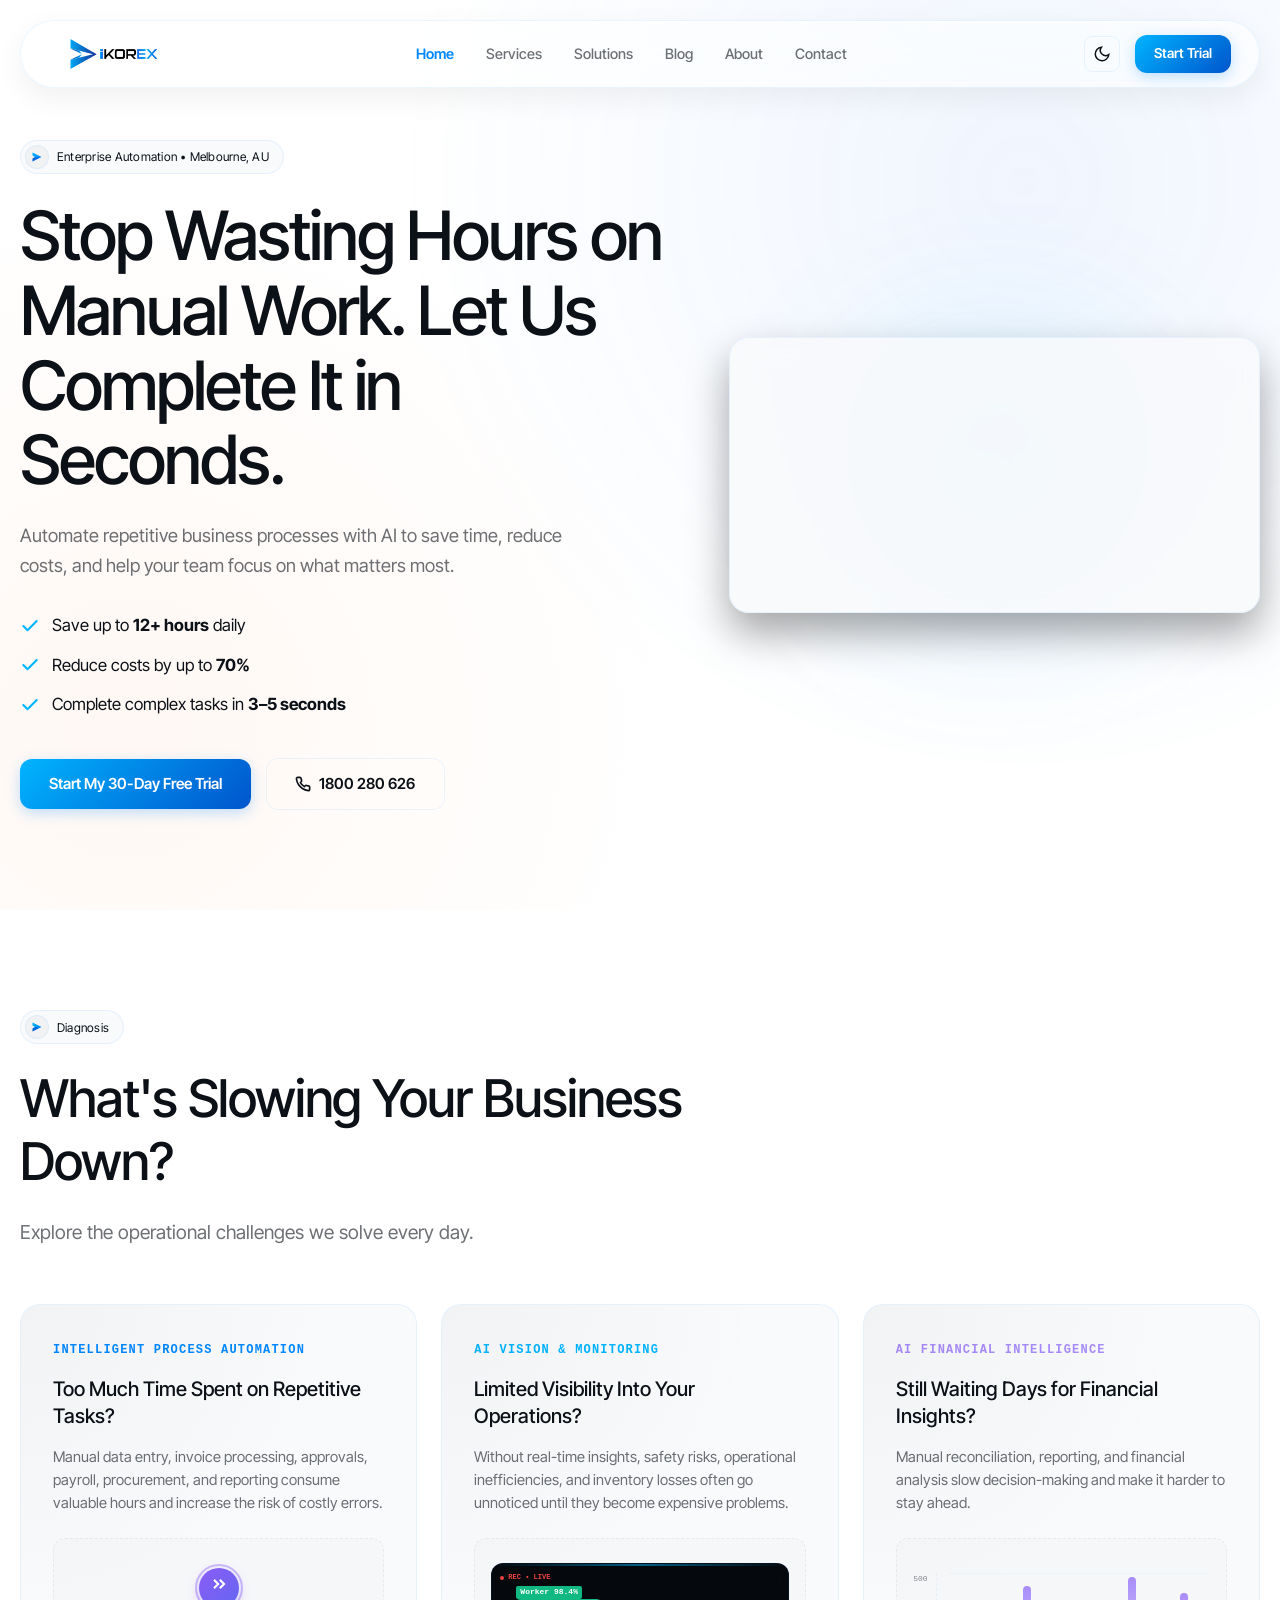
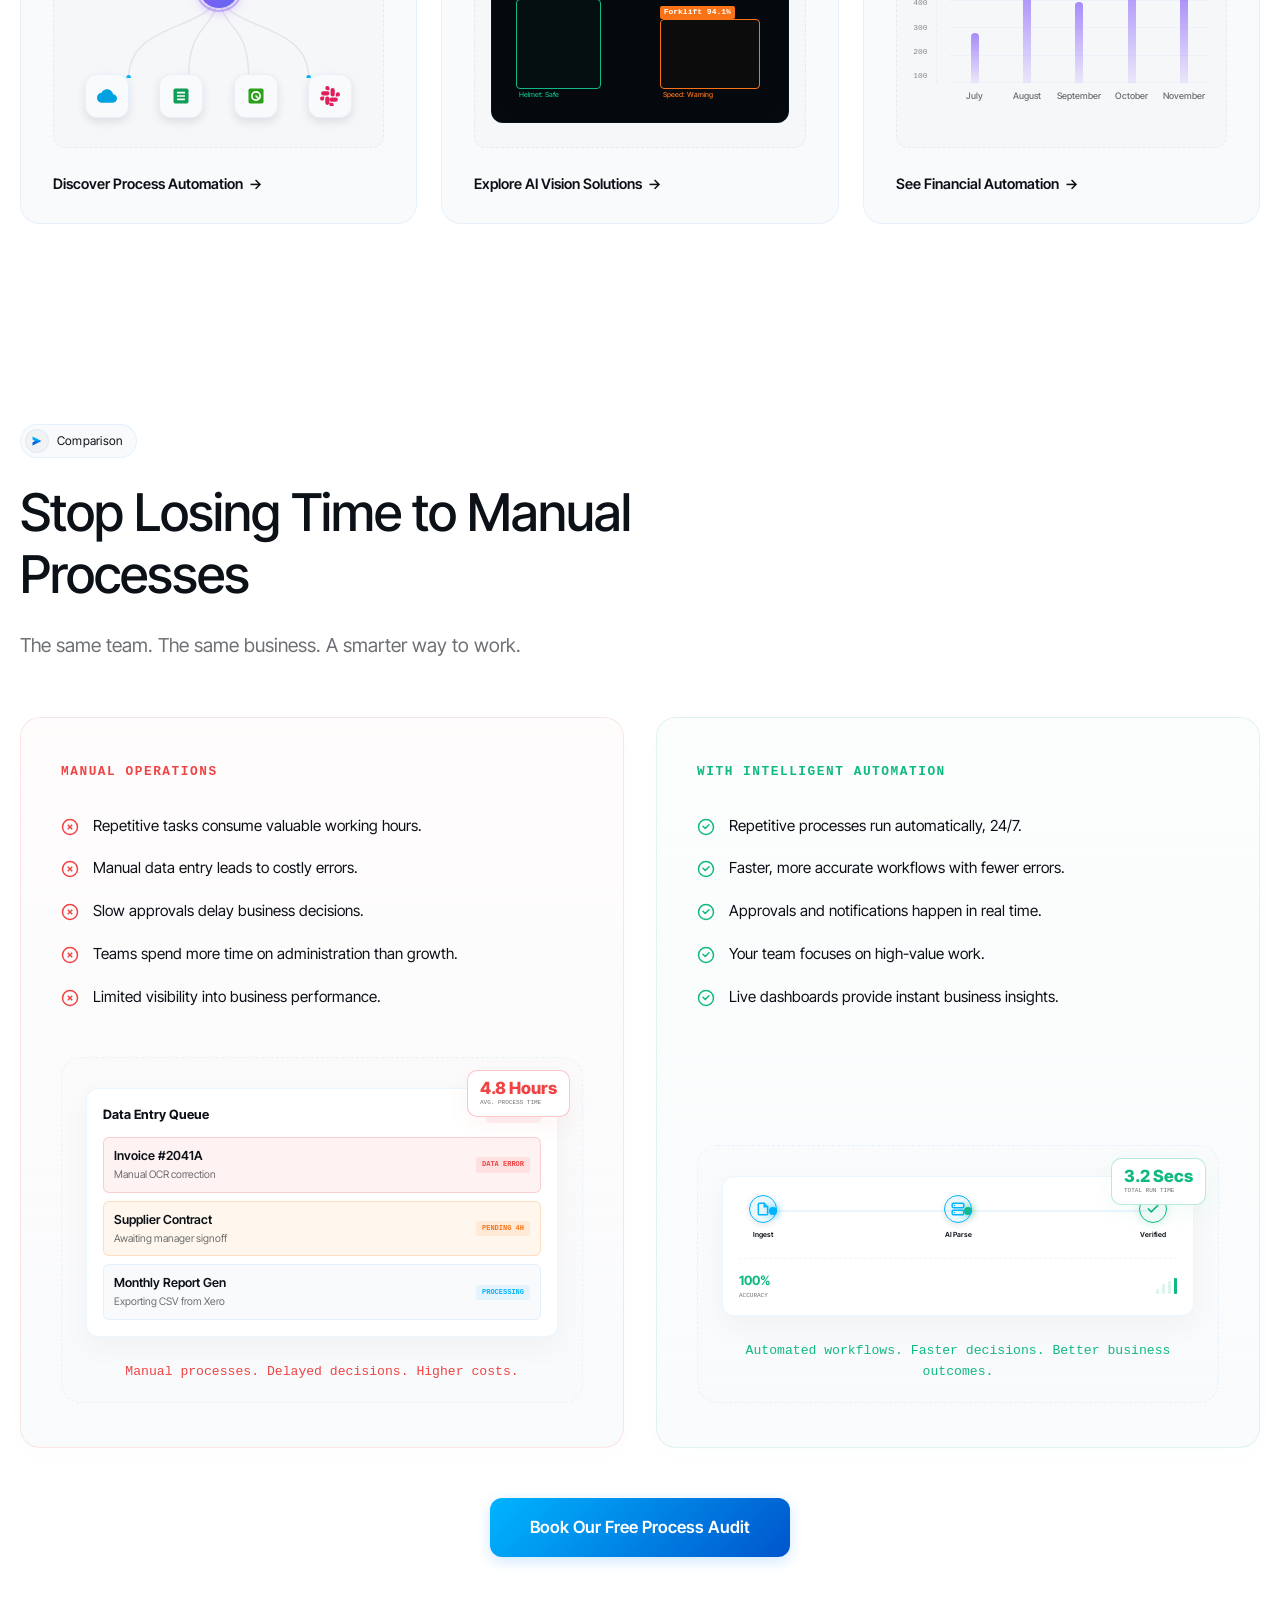
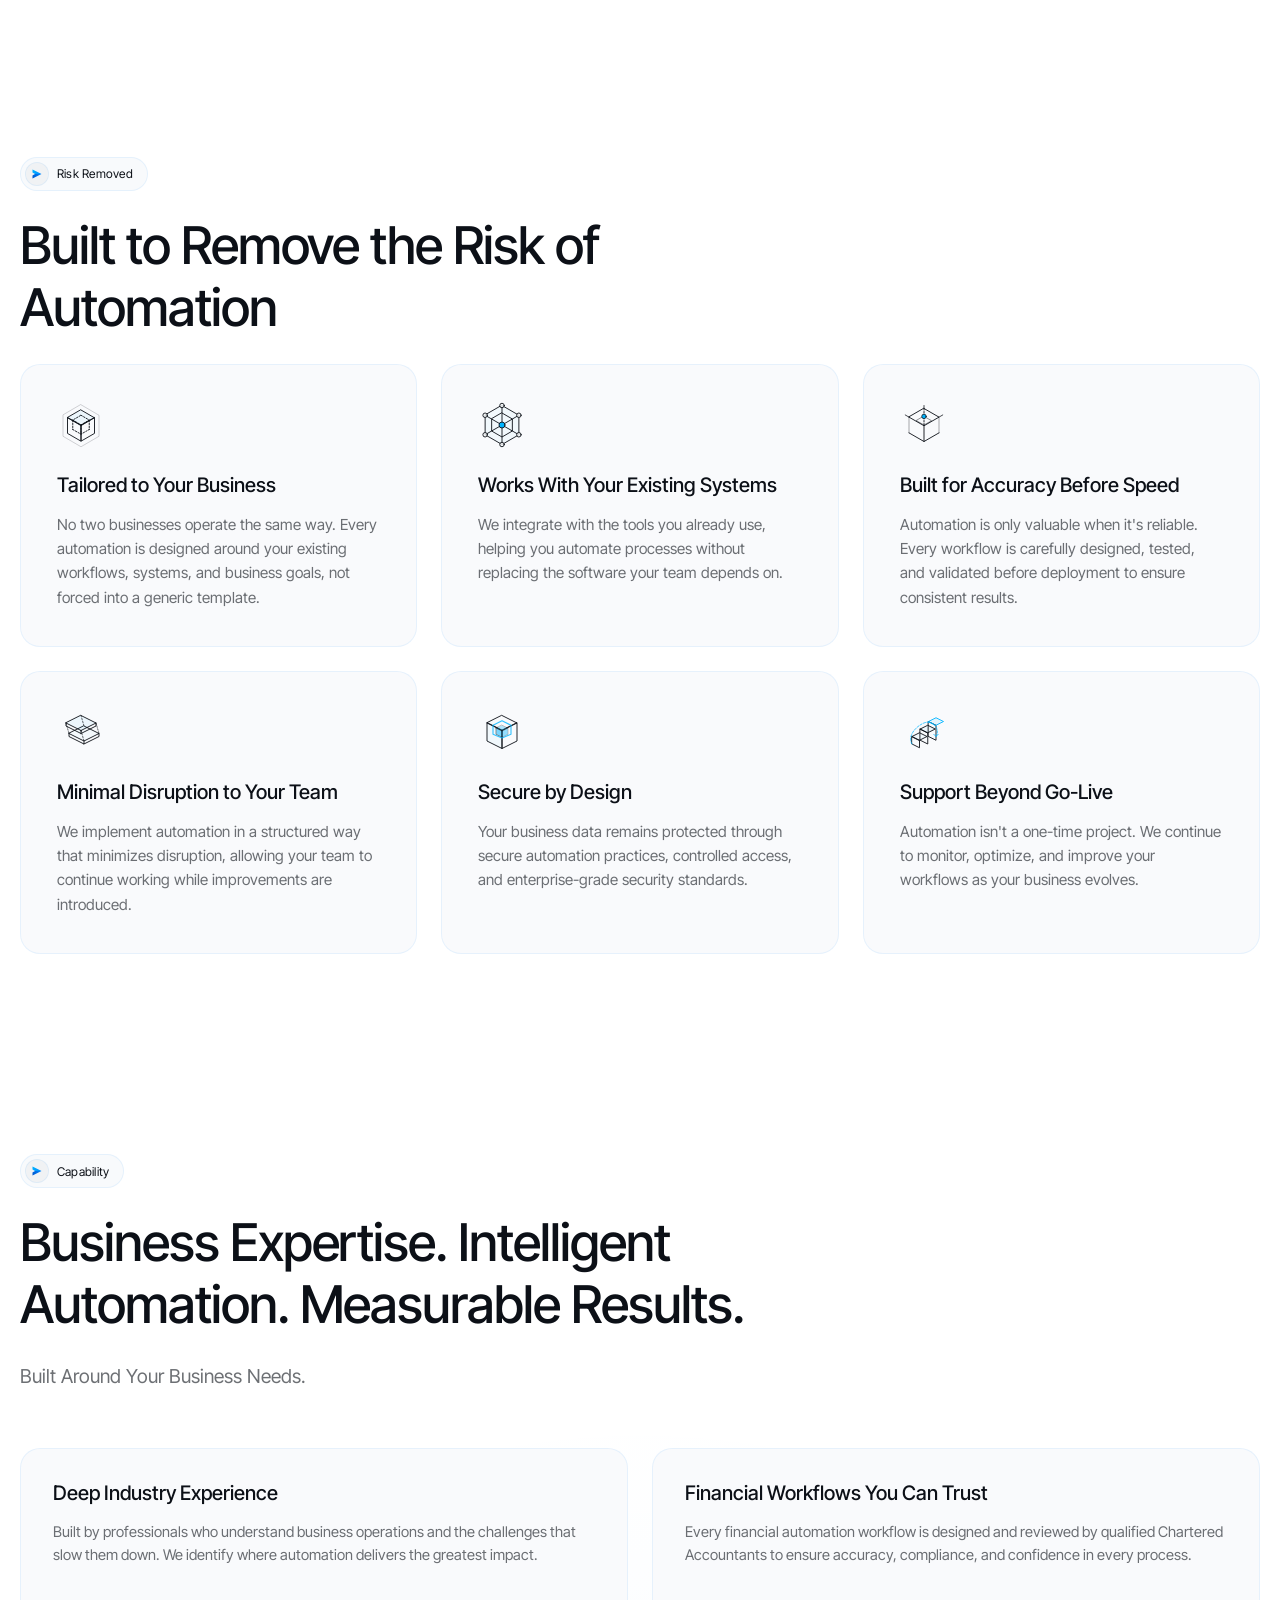
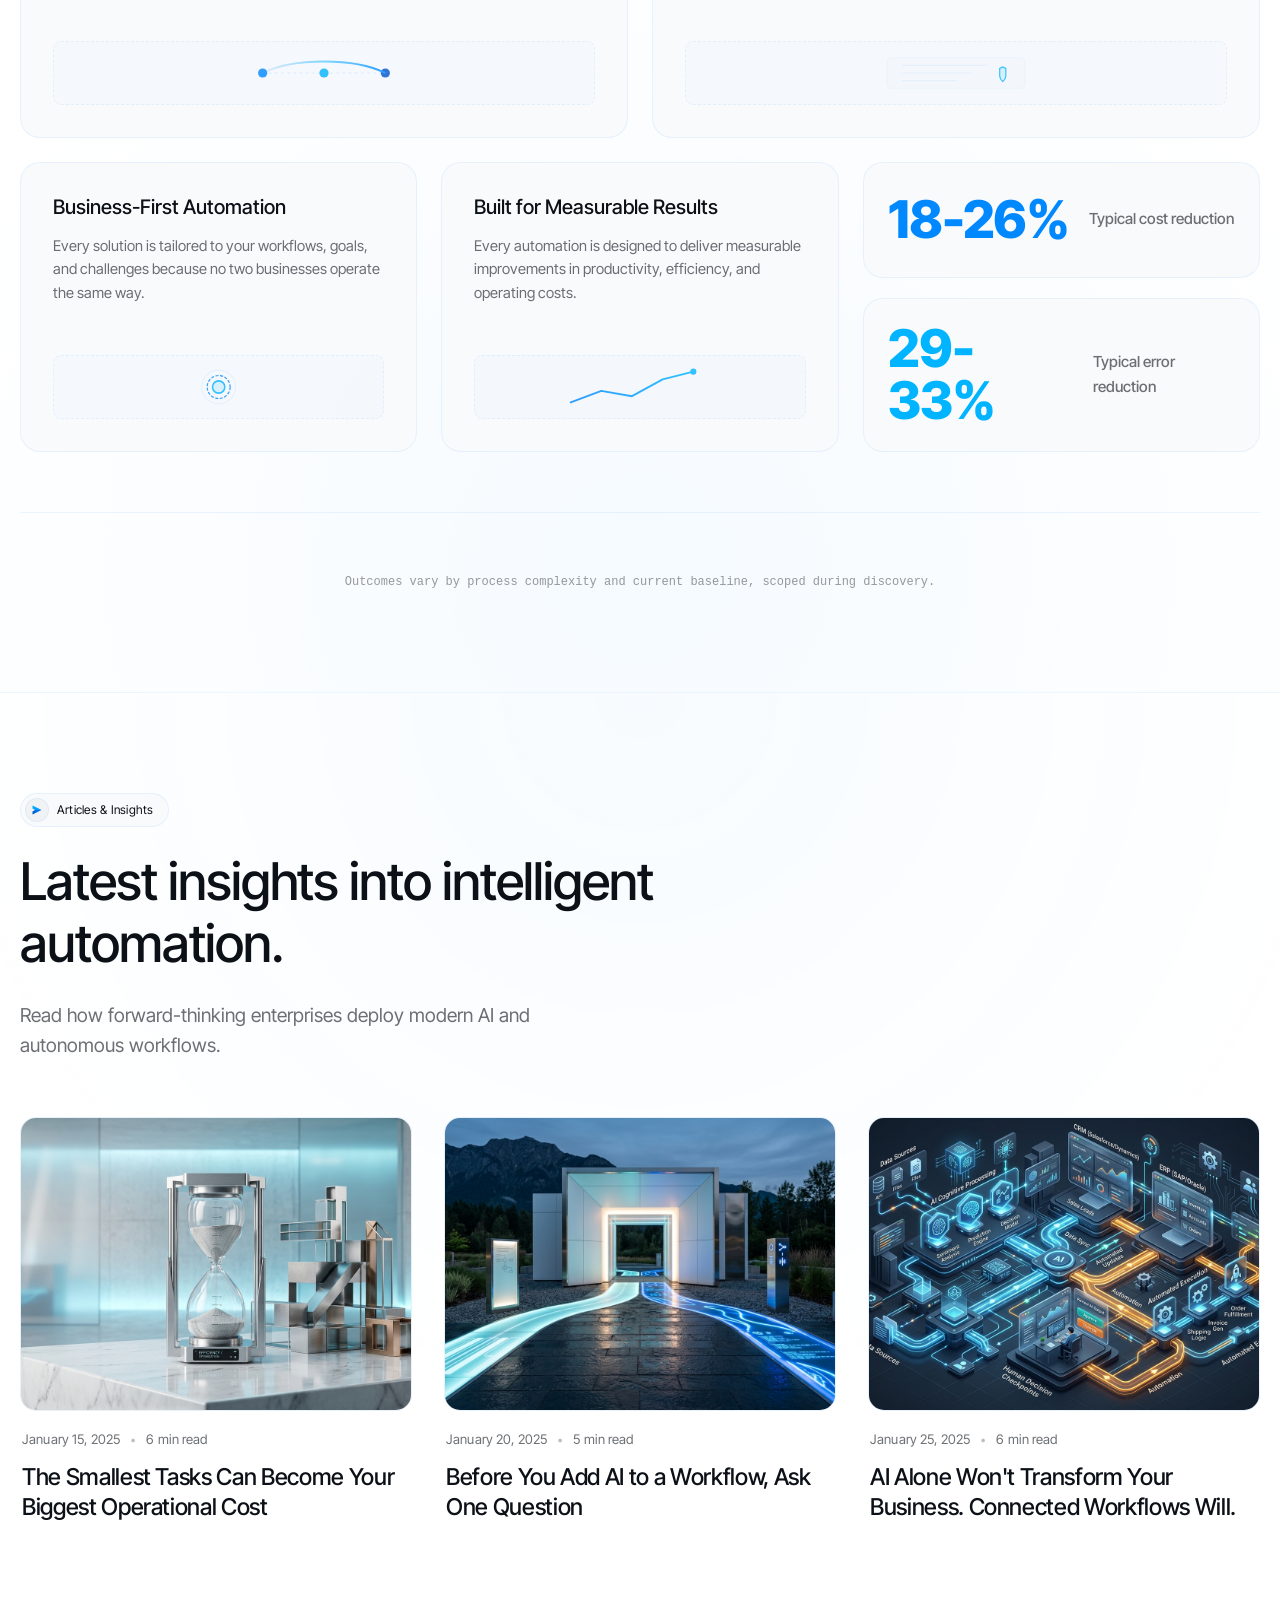
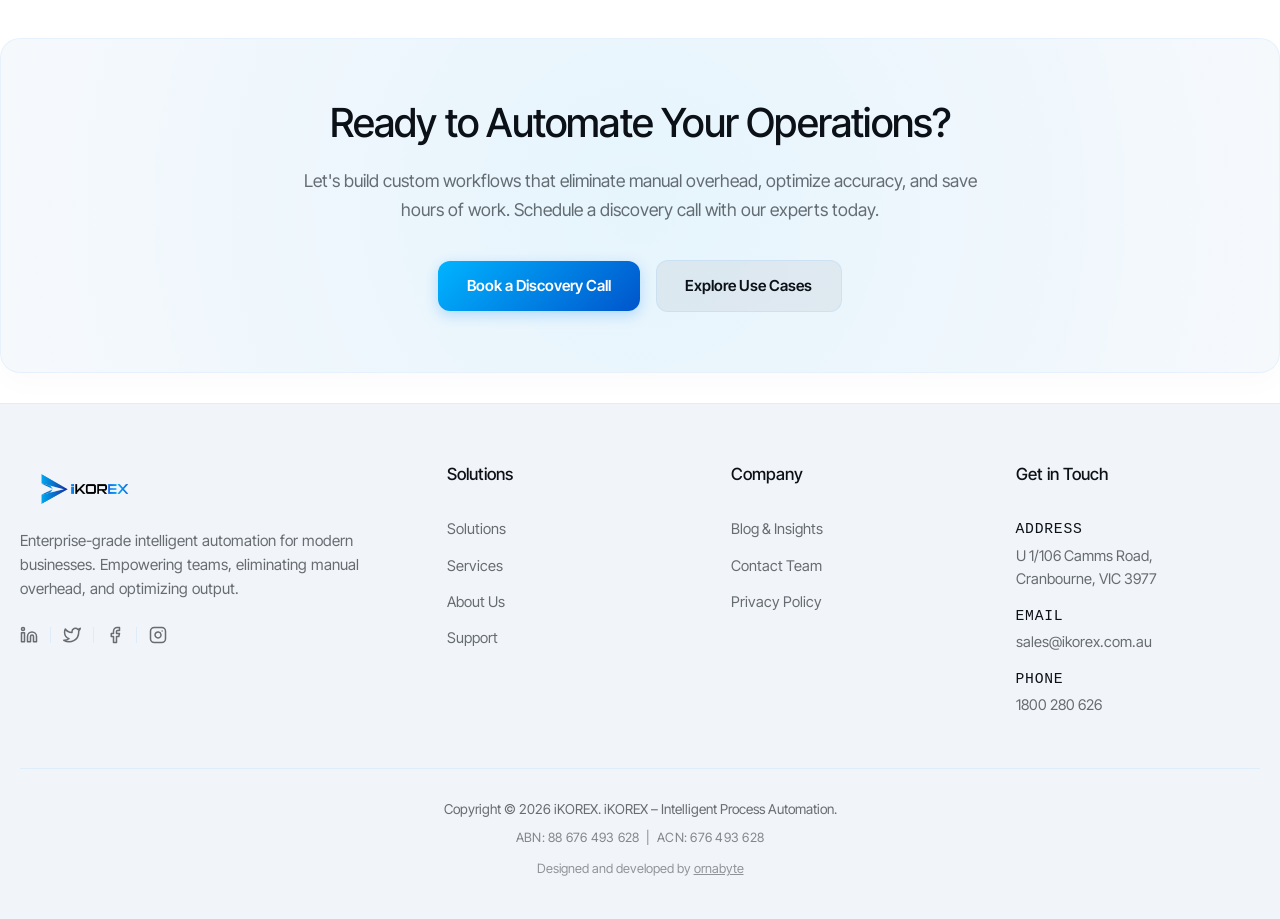
<file: index.html>
<!DOCTYPE html>
<html lang="en">

<head>
  <meta charset="UTF-8">
  <meta name="viewport" content="width=device-width, initial-scale=1.0">
  <title>iKOREX | Enterprise Intelligent Process Automation</title>
  <meta name="description"
    content="Automate repetitive business processes with AI to save time, reduce costs, and help your team focus on what matters most.">
  <meta name="keywords"
    content="AI process automation, intelligent automation, financial workflows, enterprise AI, Melbourne automation">

  <!-- Preconnect and Google Fonts -->
  <link rel="preconnect" href="https://fonts.googleapis.com">
  <link rel="preconnect" href="https://fonts.gstatic.com" crossorigin>
  <link
    href="https://fonts.googleapis.com/css2?family=IBM+Plex+Mono:wght@400;500;600;700&family=Inter+Tight:ital,wght@0,300..800;1,300..800&family=Inter:wght@300;400;500;600;700;800&family=Plus+Jakarta+Sans:wght@300;400;500;600;700;800&display=swap"
    rel="stylesheet">

  <!-- Custom Stylesheet -->
  <link rel="stylesheet" href="style.css">
</head>

<body>
  <script>
    (function() {
      try {
        const theme = localStorage.getItem('theme');
        if (theme === 'dark') {
          document.body.classList.add('dark-theme');
        }
      } catch (e) {}
    })();
  </script>

  <!-- Preloader -->
  <div id="preloader">
    <div class="loader-content">
      <img src="logo_stacked.png" alt="iKOREX Logo" class="loader-logo-img">
      <div class="loader-progress-bar">
        <div class="loader-progress-line"></div>
      </div>
    </div>
  </div>

  <!-- Navigation Bar -->
  <header class="navbar">
    <div class="navbar-container">
      <a href="index.html" class="logo">
        <img class="logo-img" src="logo.png" alt="iKOREX Logo">
      </a>
      <nav class="nav-links">
        <a href="#hero" class="active">Home</a>
        <a href="services.html">Services</a>
        <a href="solutions.html">Solutions</a>
        <a href="#blog">Blog</a>
        <a href="about.html">About</a>
        <a href="contact.html">Contact</a>
        <div class="mobile-cta">
          <a href="#get-started" class="btn btn-primary btn-sm">Start Trial</a>
        </div>
      </nav>
      <div class="nav-cta">
        <button class="theme-toggle-btn" id="themeToggleBtn" aria-label="Toggle theme">
          <svg class="sun-icon" viewBox="0 0 24 24" width="18" height="18" fill="none" stroke="currentColor"
            stroke-width="2">
            <circle cx="12" cy="12" r="5"></circle>
            <line x1="12" y1="1" x2="12" y2="3"></line>
            <line x1="12" y1="21" x2="12" y2="23"></line>
            <line x1="4.22" y1="4.22" x2="5.64" y2="5.64"></line>
            <line x1="18.36" y1="18.36" x2="19.78" y2="19.78"></line>
            <line x1="1" y1="12" x2="3" y2="12"></line>
            <line x1="21" y1="12" x2="23" y2="12"></line>
            <line x1="4.22" y1="19.78" x2="5.64" y2="18.36"></line>
            <line x1="18.36" y1="5.64" x2="19.78" y2="4.22"></line>
          </svg>
          <svg class="moon-icon" viewBox="0 0 24 24" width="18" height="18" fill="none" stroke="currentColor"
            stroke-width="2">
            <path d="M21 12.79A9 9 0 1 1 11.21 3 7 7 0 0 0 21 12.79z"></path>
          </svg>
        </button>
        <a href="#get-started" class="btn btn-primary btn-sm">Start Trial</a>
      </div>

      <!-- Mobile menu trigger -->
      <button class="mobile-menu-btn" aria-label="Toggle menu" id="mobileMenuBtn">
        <svg viewBox="0 0 24 24" width="24" height="24" fill="none" stroke="currentColor" stroke-width="2">
          <line x1="3" y1="12" x2="21" y2="12"></line>
          <line x1="3" y1="6" x2="21" y2="6"></line>
          <line x1="3" y1="18" x2="21" y2="18"></line>
        </svg>
      </button>
    </div>
  </header>

  <!-- Hero Section -->
  <section class="hero-section" id="hero">
    <div class="section-container hero-grid">
      <div class="hero-content">
        <div class="custom-badge animate-fade-in" style="animation-delay: 0.1s;">
          <span class="badge-icon-wrapper">
            <svg viewBox="0 0 24 24" fill="none" class="badge-svg">
              <defs>
                <linearGradient id="logo-icon-grad-top" x1="3" y1="3" x2="21" y2="12" gradientUnits="userSpaceOnUse">
                  <stop offset="0%" stop-color="#00b4ff" />
                  <stop offset="100%" stop-color="#0088ff" />
                </linearGradient>
                <linearGradient id="logo-icon-grad-bottom" x1="3" y1="21" x2="21" y2="12"
                  gradientUnits="userSpaceOnUse">
                  <stop offset="0%" stop-color="#0055cc" />
                  <stop offset="100%" stop-color="#0088ff" />
                </linearGradient>
              </defs>
              <path d="M3 3 L21 12 L8 12 L3 9 Z" fill="url(#logo-icon-grad-top)" />
              <path d="M3 21 L21 12 L8 12 L3 15 Z" fill="url(#logo-icon-grad-bottom)" />
            </svg>
          </span>
          <span class="badge-text">Enterprise Automation • Melbourne, AU</span>
        </div>
        <h1 class="hero-title">Stop Wasting Hours on Manual Work. Let Us Complete It in Seconds.</h1>
        <p class="hero-description">Automate repetitive business processes with AI to save time, reduce costs, and help
          your team focus on what matters most.</p>

        <ul class="hero-checklist">
          <li>
            <svg class="check-icon" viewBox="0 0 24 24" width="20" height="20">
              <polyline points="20 6 9 17 4 12" fill="none" stroke="currentColor" stroke-width="2.5"
                stroke-linecap="round" stroke-linejoin="round" />
            </svg>
            <span>Save up to <strong>12+ hours</strong> daily</span>
          </li>
          <li>
            <svg class="check-icon" viewBox="0 0 24 24" width="20" height="20">
              <polyline points="20 6 9 17 4 12" fill="none" stroke="currentColor" stroke-width="2.5"
                stroke-linecap="round" stroke-linejoin="round" />
            </svg>
            <span>Reduce costs by up to <strong>70%</strong></span>
          </li>
          <li>
            <svg class="check-icon" viewBox="0 0 24 24" width="20" height="20">
              <polyline points="20 6 9 17 4 12" fill="none" stroke="currentColor" stroke-width="2.5"
                stroke-linecap="round" stroke-linejoin="round" />
            </svg>
            <span>Complete complex tasks in <strong>3–5 seconds</strong></span>
          </li>
        </ul>

        <div class="hero-actions">
          <a href="#comparison" class="btn btn-primary">Start My 30-Day Free Trial</a>
          <a href="tel:1800280626" class="btn btn-outline"><svg viewBox="0 0 24 24" width="16" height="16" fill="none"
              stroke="currentColor" stroke-width="2.5" stroke-linecap="round" stroke-linejoin="round"
              style="margin-right: 8px;">
              <path
                d="M22 16.92v3a2 2 0 0 1-2.18 2 19.79 19.79 0 0 1-8.63-3.07 19.5 19.5 0 0 1-6-6 19.79 19.79 0 0 1-3.07-8.67A2 2 0 0 1 4.11 2h3a2 2 0 0 1 2 1.72 12.84 12.84 0 0 0 .7 2.81 2 2 0 0 1-.45 2.11L8.09 9.91a16 16 0 0 0 6 6l1.27-1.27a2 2 0 0 1 2.11-.45 12.84 12.84 0 0 0 2.81.7A2 2 0 0 1 22 16.92z">
              </path>
            </svg>1800 280 626</a>
        </div>
      </div>

      <!-- Hero Video Visual Showcase -->
      <div class="hero-visual">
        <div class="hero-video-container">
          <video src="assets/images/hero_video.mp4" autoplay loop muted playsinline class="hero-video-element"></video>
        </div>
        <div class="glow-effect blue"></div>
      </div>
    </div>
  </section>

  <!-- Diagnosis Section -->
  <section class="diagnosis-section" id="diagnosis">
    <div class="section-container">
      <div class="custom-badge">
        <span class="badge-icon-wrapper">
          <svg viewBox="0 0 24 24" fill="none" class="badge-svg">
            <path d="M3 3 L21 12 L8 12 L3 9 Z" fill="url(#logo-icon-grad-top)" />
            <path d="M3 21 L21 12 L8 12 L3 15 Z" fill="url(#logo-icon-grad-bottom)" />
          </svg>
        </span>
        <span class="badge-text">Diagnosis</span>
      </div>
      <h2 class="section-title">What's Slowing Your Business Down?</h2>
      <p class="section-subtitle">Explore the operational challenges we solve every day.</p>

      <div class="diagnosis-grid">
        <!-- Card 1 -->
        <div class="diagnosis-card">
          <div class="card-glow"></div>
          <div class="card-content">
            <span class="card-pretitle">INTELLIGENT PROCESS AUTOMATION</span>
            <h3 class="card-title">Too Much Time Spent on Repetitive Tasks?</h3>
            <p class="card-body">Manual data entry, invoice processing, approvals, payroll, procurement, and reporting
              consume valuable hours and increase the risk of costly errors.</p>
          </div>

          <!-- Visual 1: App Integration Flow Tree -->
          <div class="card-visual">
            <div class="flow-tree-container">
              <!-- Central Trigger Node -->
              <div class="flow-node-center">
                <div class="pulse-ring"></div>
                <div class="flow-node-icon">
                  <svg viewBox="0 0 24 24" width="20" height="20" fill="none" stroke="currentColor" stroke-width="2.5">
                    <polyline points="13 17 18 12 13 7"></polyline>
                    <polyline points="6 17 11 12 6 7"></polyline>
                  </svg>
                </div>
              </div>

              <!-- Curved Connection Lines -->
              <svg class="flow-lines" viewBox="0 0 320 120" fill="none">
                <path class="flow-path path-1" d="M160,0 C160,60 40,40 40,120" stroke="var(--border-color)"
                  stroke-width="2" stroke-linecap="round" />
                <path class="flow-path path-2" d="M160,0 C160,60 120,40 120,120" stroke="var(--border-color)"
                  stroke-width="2" stroke-linecap="round" />
                <path class="flow-path path-3" d="M160,0 C160,60 200,40 200,120" stroke="var(--border-color)"
                  stroke-width="2" stroke-linecap="round" />
                <path class="flow-path path-4" d="M160,0 C160,60 280,40 280,120" stroke="var(--border-color)"
                  stroke-width="2" stroke-linecap="round" />

                <!-- Glowing Signal Pulses -->
                <circle r="3" fill="var(--accent-blue)">
                  <animateMotion dur="3.5s" repeatCount="indefinite" path="M160,0 C160,60 40,40 40,120" />
                </circle>
                <circle r="3" fill="var(--accent-blue)" begin="0.8s">
                  <animateMotion dur="3.5s" repeatCount="indefinite" path="M160,0 C160,60 120,40 120,120" />
                </circle>
                <circle r="3" fill="var(--accent-blue)" begin="1.6s">
                  <animateMotion dur="3.5s" repeatCount="indefinite" path="M160,0 C160,60 200,40 200,120" />
                </circle>
                <circle r="3" fill="var(--accent-blue)" begin="2.4s">
                  <animateMotion dur="3.5s" repeatCount="indefinite" path="M160,0 C160,60 280,40 280,120" />
                </circle>
              </svg>

              <!-- Destination App Nodes -->
              <div class="flow-targets">
                <div class="flow-app-card" title="Salesforce">
                  <svg viewBox="0 0 24 24" class="app-icon sf-icon" fill="currentColor">
                    <path
                      d="M19.35 10.04C18.67 6.59 15.64 4 12 4 9.11 4 6.6 5.64 5.35 8.04 2.34 8.36 0 10.91 0 14c0 3.31 2.69 6 6 6h13c2.76 0 5-2.24 5-5 0-2.64-2.05-4.78-4.65-4.96z"
                      fill="#00a1e0" />
                  </svg>
                </div>
                <div class="flow-app-card" title="Google Sheets">
                  <svg viewBox="0 0 24 24" class="app-icon sheet-icon">
                    <rect x="3" y="3" width="18" height="18" rx="2" fill="#0f9d58" />
                    <line x1="8" y1="8" x2="16" y2="8" stroke="#fff" stroke-width="2" stroke-linecap="round" />
                    <line x1="8" y1="12" x2="16" y2="12" stroke="#fff" stroke-width="2" stroke-linecap="round" />
                    <line x1="8" y1="16" x2="16" y2="16" stroke="#fff" stroke-width="2" stroke-linecap="round" />
                  </svg>
                </div>
                <div class="flow-app-card" title="QuickBooks">
                  <svg viewBox="0 0 24 24" class="app-icon qb-icon">
                    <rect x="3" y="3" width="18" height="18" rx="2" fill="#2ca01c" />
                    <circle cx="12" cy="12" r="5" fill="none" stroke="#fff" stroke-width="2" />
                    <line x1="12" y1="12" x2="15" y2="15" stroke="#fff" stroke-width="2" stroke-linecap="round" />
                  </svg>
                </div>
                <div class="flow-app-card" title="Slack">
                  <svg viewBox="0 0 24 24" class="app-icon slack-icon" fill="currentColor">
                    <path
                      d="M5.04 15.12a2.52 2.52 0 1 1-2.52-2.52h2.52v2.52zm1.26 0a2.52 2.52 0 0 1 5.04 0v5.04a2.52 2.52 0 1 1-5.04 0v-5.04zM8.82 5.04a2.52 2.52 0 1 1 2.52-2.52v2.52H8.82zm0 1.26a2.52 2.52 0 0 1 0 5.04H3.78a2.52 2.52 0 1 1 0-5.04h5.04zm10.14 3.78a2.52 2.52 0 1 1 2.52 2.52h-2.52V10.08zm-1.26 0a2.52 2.52 0 0 1-5.04 0V5.04a2.52 2.52 0 1 1 5.04 0v5.04zm-3.78 10.14a2.52 2.52 0 1 1-2.52 2.52v-2.52h2.52zm0-1.26a2.52 2.52 0 0 1 0-5.04h5.04a2.52 2.52 0 1 1 0 5.04h-5.04z"
                      fill="#e01e5a" />
                  </svg>
                </div>
              </div>
            </div>
          </div>

          <a href="#comparison" class="card-link">Discover Process Automation <span class="arrow">→</span></a>
        </div>
        <!-- Card 2 -->
        <div class="diagnosis-card">
          <div class="card-glow"></div>
          <div class="card-content">
            <span class="card-pretitle">AI VISION & MONITORING</span>
            <h3 class="card-title">Limited Visibility Into Your Operations?</h3>
            <p class="card-body">Without real-time insights, safety risks, operational inefficiencies, and inventory
              losses often go unnoticed until they become expensive problems.</p>
          </div>

          <!-- Visual 2: Camera view bounding box tracking -->
          <div class="card-visual">
            <div class="camera-feed-container">
              <div class="camera-viewport">
                <!-- Grid background & laser scanning line -->
                <div class="grid-overlay"></div>
                <div class="scanner-line"></div>

                <!-- Camera corner marks -->
                <div class="viewport-corner top-left"></div>
                <div class="viewport-corner top-right"></div>
                <div class="viewport-corner bottom-left"></div>
                <div class="viewport-corner bottom-right"></div>

                <!-- Bounding Box 1: Worker -->
                <div class="bounding-box worker-box">
                  <div class="box-label">Worker 98.4%</div>
                  <div class="box-sublabel">Helmet: Safe</div>
                </div>

                <!-- Bounding Box 2: Forklift -->
                <div class="bounding-box forklift-box">
                  <div class="box-label warning">Forklift 94.1%</div>
                  <div class="box-sublabel warning">Speed: Warning</div>
                </div>

                <!-- HUD elements -->
                <div class="hud-top">
                  <span class="hud-badge rec"><span class="rec-dot"></span>REC • LIVE</span>
                  <span class="hud-text mono">CAM_02_SOUTH</span>
                </div>
                <div class="hud-bottom">
                  <span class="hud-text mono">FPS: 30.00</span>
                  <span class="hud-text mono">OBJECT_TRACKING</span>
                </div>
              </div>
            </div>
          </div>

          <a href="#comparison" class="card-link">Explore AI Vision Solutions <span class="arrow">→</span></a>
        </div>
        <!-- Card 3 -->
        <div class="diagnosis-card">
          <div class="card-glow"></div>
          <div class="card-content">
            <span class="card-pretitle">AI FINANCIAL INTELLIGENCE</span>
            <h3 class="card-title">Still Waiting Days for Financial Insights?</h3>
            <p class="card-body">Manual reconciliation, reporting, and financial analysis slow decision-making and make
              it harder to stay ahead.</p>
          </div>

          <!-- Visual 3: Month over month speed improvement chart -->
          <div class="card-visual">
            <div class="chart-feed-container">
              <div class="chart-y-axis">
                <span>500</span>
                <span>400</span>
                <span>300</span>
                <span>200</span>
                <span>100</span>
              </div>
              <div class="chart-main">
                <div class="chart-grid-lines">
                  <div class="grid-line"></div>
                  <div class="grid-line"></div>
                  <div class="grid-line"></div>
                  <div class="grid-line"></div>
                  <div class="grid-line"></div>
                </div>
                <div class="chart-bars-wrapper">
                  <div class="chart-bar-col" style="--h: 45%;">
                    <div class="chart-bar-fill">
                      <div class="chart-tooltip">224 tasks</div>
                    </div>
                    <span class="chart-bar-lbl">July</span>
                  </div>
                  <div class="chart-bar-col" style="--h: 88%;">
                    <div class="chart-bar-fill">
                      <div class="chart-tooltip">440 tasks</div>
                    </div>
                    <span class="chart-bar-lbl">August</span>
                  </div>
                  <div class="chart-bar-col" style="--h: 74%;">
                    <div class="chart-bar-fill">
                      <div class="chart-tooltip">372 tasks</div>
                    </div>
                    <span class="chart-bar-lbl">September</span>
                  </div>
                  <div class="chart-bar-col" style="--h: 96%;">
                    <div class="chart-bar-fill">
                      <div class="chart-tooltip">480 tasks</div>
                    </div>
                    <span class="chart-bar-lbl">October</span>
                  </div>
                  <div class="chart-bar-col" style="--h: 82%;">
                    <div class="chart-bar-fill">
                      <div class="chart-tooltip">410 tasks</div>
                    </div>
                    <span class="chart-bar-lbl">November</span>
                  </div>
                </div>
              </div>
            </div>
          </div>

          <a href="#comparison" class="card-link">See Financial Automation <span class="arrow">→</span></a>
        </div>
      </div>
    </div>
  </section>

  <!-- Comparison Section -->
  <section class="comparison-section" id="comparison">
    <div class="section-container">
      <div class="custom-badge">
        <span class="badge-icon-wrapper">
          <svg viewBox="0 0 24 24" fill="none" class="badge-svg">
            <path d="M3 3 L21 12 L8 12 L3 9 Z" fill="url(#logo-icon-grad-top)" />
            <path d="M3 21 L21 12 L8 12 L3 15 Z" fill="url(#logo-icon-grad-bottom)" />
          </svg>
        </span>
        <span class="badge-text">Comparison</span>
      </div>
      <h2 class="section-title">Stop Losing Time to Manual Processes</h2>
      <p class="section-subtitle">The same team. The same business. A smarter way to work.</p>

      <div class="comparison-grid">
        <!-- Manual Operations Card -->
        <div class="comparison-card manual">
          <div class="comparison-header">MANUAL OPERATIONS</div>
          <ul class="comparison-list">
            <li>
              <svg class="bullet-icon cross" viewBox="0 0 24 24" width="18" height="18">
                <circle cx="12" cy="12" r="10" fill="none" stroke="currentColor" stroke-width="2" />
                <line x1="15" y1="9" x2="9" y2="15" stroke="currentColor" stroke-width="2" />
                <line x1="9" y1="9" x2="15" y2="15" stroke="currentColor" stroke-width="2" />
              </svg>
              <span>Repetitive tasks consume valuable working hours.</span>
            </li>
            <li>
              <svg class="bullet-icon cross" viewBox="0 0 24 24" width="18" height="18">
                <circle cx="12" cy="12" r="10" fill="none" stroke="currentColor" stroke-width="2" />
                <line x1="15" y1="9" x2="9" y2="15" stroke="currentColor" stroke-width="2" />
                <line x1="9" y1="9" x2="15" y2="15" stroke="currentColor" stroke-width="2" />
              </svg>
              <span>Manual data entry leads to costly errors.</span>
            </li>
            <li>
              <svg class="bullet-icon cross" viewBox="0 0 24 24" width="18" height="18">
                <circle cx="12" cy="12" r="10" fill="none" stroke="currentColor" stroke-width="2" />
                <line x1="15" y1="9" x2="9" y2="15" stroke="currentColor" stroke-width="2" />
                <line x1="9" y1="9" x2="15" y2="15" stroke="currentColor" stroke-width="2" />
              </svg>
              <span>Slow approvals delay business decisions.</span>
            </li>
            <li>
              <svg class="bullet-icon cross" viewBox="0 0 24 24" width="18" height="18">
                <circle cx="12" cy="12" r="10" fill="none" stroke="currentColor" stroke-width="2" />
                <line x1="15" y1="9" x2="9" y2="15" stroke="currentColor" stroke-width="2" />
                <line x1="9" y1="9" x2="15" y2="15" stroke="currentColor" stroke-width="2" />
              </svg>
              <span>Teams spend more time on administration than growth.</span>
            </li>
            <li>
              <svg class="bullet-icon cross" viewBox="0 0 24 24" width="18" height="18">
                <circle cx="12" cy="12" r="10" fill="none" stroke="currentColor" stroke-width="2" />
                <line x1="15" y1="9" x2="9" y2="15" stroke="currentColor" stroke-width="2" />
                <line x1="9" y1="9" x2="15" y2="15" stroke="currentColor" stroke-width="2" />
              </svg>
              <span>Limited visibility into business performance.</span>
            </li>
          </ul>

          <!-- Mockup Visual 1: Manual Data Queue -->
          <div class="comparison-visual mockup-visual manual-mockup">
            <div class="queue-card">
              <div class="queue-header">
                <span class="queue-title">Data Entry Queue</span>
                <span class="queue-count">3 pending</span>
              </div>
              <div class="queue-list">
                <div class="queue-row error">
                  <div class="row-info">
                    <span class="row-name">Invoice #2041A</span>
                    <span class="row-details">Manual OCR correction</span>
                  </div>
                  <span class="row-pill error">Data Error</span>
                </div>
                <div class="queue-row delayed">
                  <div class="row-info">
                    <span class="row-name">Supplier Contract</span>
                    <span class="row-details">Awaiting manager signoff</span>
                  </div>
                  <span class="row-pill warning">Pending 4h</span>
                </div>
                <div class="queue-row pending">
                  <div class="row-info">
                    <span class="row-name">Monthly Report Gen</span>
                    <span class="row-details">Exporting CSV from Xero</span>
                  </div>
                  <span class="row-pill info">Processing</span>
                </div>
              </div>
            </div>

            <!-- Warning stat overlay -->
            <div class="metric-overlay warning-border animate-float">
              <span class="metric-val text-red">4.8 Hours</span>
              <span class="metric-lbl">Avg. process time</span>
            </div>
            <div class="visual-label text-red">Manual processes. Delayed decisions. Higher costs.</div>
          </div>
        </div>

        <!-- Intelligent Automation Card -->
        <div class="comparison-card automated">
          <div class="comparison-header">WITH INTELLIGENT AUTOMATION</div>
          <ul class="comparison-list">
            <li>
              <svg class="bullet-icon check" viewBox="0 0 24 24" width="18" height="18">
                <circle cx="12" cy="12" r="10" fill="none" stroke="currentColor" stroke-width="2" />
                <polyline points="16 9 11 14 8 11" fill="none" stroke="currentColor" stroke-width="2"
                  stroke-linecap="round" stroke-linejoin="round" />
              </svg>
              <span>Repetitive processes run automatically, 24/7.</span>
            </li>
            <li>
              <svg class="bullet-icon check" viewBox="0 0 24 24" width="18" height="18">
                <circle cx="12" cy="12" r="10" fill="none" stroke="currentColor" stroke-width="2" />
                <polyline points="16 9 11 14 8 11" fill="none" stroke="currentColor" stroke-width="2"
                  stroke-linecap="round" stroke-linejoin="round" />
              </svg>
              <span>Faster, more accurate workflows with fewer errors.</span>
            </li>
            <li>
              <svg class="bullet-icon check" viewBox="0 0 24 24" width="18" height="18">
                <circle cx="12" cy="12" r="10" fill="none" stroke="currentColor" stroke-width="2" />
                <polyline points="16 9 11 14 8 11" fill="none" stroke="currentColor" stroke-width="2"
                  stroke-linecap="round" stroke-linejoin="round" />
              </svg>
              <span>Approvals and notifications happen in real time.</span>
            </li>
            <li>
              <svg class="bullet-icon check" viewBox="0 0 24 24" width="18" height="18">
                <circle cx="12" cy="12" r="10" fill="none" stroke="currentColor" stroke-width="2" />
                <polyline points="16 9 11 14 8 11" fill="none" stroke="currentColor" stroke-width="2"
                  stroke-linecap="round" stroke-linejoin="round" />
              </svg>
              <span>Your team focuses on high-value work.</span>
            </li>
            <li>
              <svg class="bullet-icon check" viewBox="0 0 24 24" width="18" height="18">
                <circle cx="12" cy="12" r="10" fill="none" stroke="currentColor" stroke-width="2" />
                <polyline points="16 9 11 14 8 11" fill="none" stroke="currentColor" stroke-width="2"
                  stroke-linecap="round" stroke-linejoin="round" />
              </svg>
              <span>Live dashboards provide instant business insights.</span>
            </li>
          </ul>

          <!-- Mockup Visual 2: Automated Pipeline Flow -->
          <div class="comparison-visual mockup-visual automated-mockup">
            <div class="pipeline-card">
              <div class="pipeline-nodes">
                <!-- Step 1 -->
                <div class="pipeline-step active">
                  <div class="step-icon-bg">
                    <svg viewBox="0 0 24 24" width="14" height="14" fill="none" stroke="currentColor" stroke-width="2.5"
                      stroke-linecap="round" stroke-linejoin="round">
                      <path d="M14 2H6a2 2 0 0 0-2 2v16a2 2 0 0 0 2 2h12a2 2 0 0 0 2-2V8z"></path>
                      <polyline points="14 2 14 8 20 8"></polyline>
                    </svg>
                  </div>
                  <span class="step-lbl">Ingest</span>
                </div>

                <!-- Connector -->
                <div class="pipeline-connector">
                  <div class="glow-signal"></div>
                </div>

                <!-- Step 2 -->
                <div class="pipeline-step active">
                  <div class="step-icon-bg parse">
                    <svg viewBox="0 0 24 24" width="14" height="14" fill="none" stroke="currentColor" stroke-width="2.5"
                      stroke-linecap="round" stroke-linejoin="round">
                      <rect x="2" y="2" width="20" height="8" rx="2.18" ry="2.18"></rect>
                      <rect x="2" y="14" width="20" height="8" rx="2.18" ry="2.18"></rect>
                      <line x1="6" y1="6" x2="6.01" y2="6"></line>
                      <line x1="6" y1="18" x2="6.01" y2="18"></line>
                    </svg>
                  </div>
                  <span class="step-lbl">AI Parse</span>
                </div>

                <!-- Connector -->
                <div class="pipeline-connector">
                  <div class="glow-signal delay"></div>
                </div>

                <!-- Step 3 -->
                <div class="pipeline-step success">
                  <div class="step-icon-bg check">
                    <svg viewBox="0 0 24 24" width="14" height="14" fill="none" stroke="currentColor" stroke-width="3"
                      stroke-linecap="round" stroke-linejoin="round">
                      <polyline points="20 6 9 17 4 12"></polyline>
                    </svg>
                  </div>
                  <span class="step-lbl">Verified</span>
                </div>
              </div>

              <div class="pipeline-performance">
                <div class="perf-stat">
                  <span class="perf-val text-green">100%</span>
                  <span class="perf-lbl">Accuracy</span>
                </div>
                <div class="perf-bars">
                  <span style="--bh: 30%"></span>
                  <span style="--bh: 60%"></span>
                  <span style="--bh: 80%"></span>
                  <span class="active" style="--bh: 100%"></span>
                </div>
              </div>
            </div>

            <!-- Success stat overlay -->
            <div class="metric-overlay success-border animate-float delay-1">
              <span class="metric-val text-green">3.2 Secs</span>
              <span class="metric-lbl">Total run time</span>
            </div>
            <div class="visual-label text-green">Automated workflows. Faster decisions. Better business outcomes.</div>
          </div>
        </div>
      </div>

      <div class="comparison-cta">
        <a href="#hero" class="btn btn-large btn-orange">Book Our Free Process Audit</a>
      </div>
    </div>
  </section>

  <!-- Risk Removed Section -->
  <section class="risk-section" id="risk-removed">
    <div class="section-container">
      <div class="custom-badge">
        <span class="badge-icon-wrapper">
          <svg viewBox="0 0 24 24" fill="none" class="badge-svg">
            <path d="M3 3 L21 12 L8 12 L3 9 Z" fill="url(#logo-icon-grad-top)" />
            <path d="M3 21 L21 12 L8 12 L3 15 Z" fill="url(#logo-icon-grad-bottom)" />
          </svg>
        </span>
        <span class="badge-text">Risk Removed</span>
      </div>
      <h2 class="section-title">Built to Remove the Risk of Automation</h2>

      <div class="risk-grid">
        <!-- Card 1 -->
        <div class="risk-card">
          <div class="risk-card-icon">
            <svg viewBox="0 0 64 64" fill="none" stroke="currentColor" stroke-width="1.2" stroke-linecap="round"
              stroke-linejoin="round" class="wireframe-svg">
              <path d="M 32 12 L 50 22.4 L 32 32.8 L 14 22.4 Z" fill="rgba(0, 180, 255, 0.05)" />
              <path d="M 14 22.4 L 14 43.2 L 32 53.6 L 32 32.8 Z" />
              <path d="M 32 32.8 L 32 53.6 L 50 43.2 L 50 22.4 Z" />
              <path d="M 32 19 L 43 25.4 L 32 31.8 L 21 25.4 Z" stroke-dasharray="2 2" />
              <path d="M 21 25.4 L 21 38 M 32 31.8 L 32 44.2 M 43 25.4 L 43 38" stroke-dasharray="2 2" />
              <path d="M 21 38 L 32 44.2 L 43 38" stroke-dasharray="2 2" />
              <path d="M 32 5 L 56 19 L 56 47 L 32 61 L 8 47 L 8 19 Z" stroke="currentColor" stroke-opacity="0.3"
                stroke-width="0.8" />
            </svg>
          </div>
          <h3 class="risk-card-title">Tailored to Your Business</h3>
          <p class="risk-card-body">No two businesses operate the same way. Every automation is designed around your
            existing workflows, systems, and business goals, not forced into a generic template.</p>
        </div>

        <!-- Card 2 -->
        <div class="risk-card">
          <div class="risk-card-icon">
            <svg viewBox="0 0 64 64" fill="none" stroke="currentColor" stroke-width="1.2" stroke-linecap="round"
              stroke-linejoin="round" class="wireframe-svg">
              <polygon points="32,6 54.5,19 54.5,45 32,58 9.5,45 9.5,19" fill="rgba(0, 180, 255, 0.03)" />
              <polygon points="32,16 45.8,24 45.8,40 32,48 18.2,40 18.2,24" />
              <line x1="32" y1="32" x2="32" y2="6" />
              <line x1="32" y1="32" x2="54.5" y2="19" />
              <line x1="32" y1="32" x2="54.5" y2="45" />
              <line x1="32" y1="32" x2="32" y2="58" />
              <line x1="32" y1="32" x2="9.5" y2="45" />
              <line x1="32" y1="32" x2="9.5" y2="19" />
              <circle cx="32" cy="6" r="3" fill="var(--bg-card)" stroke="currentColor" stroke-width="1.2" />
              <circle cx="54.5" cy="19" r="3" fill="var(--bg-card)" stroke="currentColor" stroke-width="1.2" />
              <circle cx="54.5" cy="45" r="3" fill="var(--bg-card)" stroke="currentColor" stroke-width="1.2" />
              <circle cx="32" cy="58" r="3" fill="var(--bg-card)" stroke="currentColor" stroke-width="1.2" />
              <circle cx="9.5" cy="45" r="3" fill="var(--bg-card)" stroke="currentColor" stroke-width="1.2" />
              <circle cx="9.5" cy="19" r="3" fill="var(--bg-card)" stroke="currentColor" stroke-width="1.2" />
              <circle cx="32" cy="32" r="4" fill="var(--accent-blue)" stroke="currentColor" stroke-width="1.2" />
            </svg>
          </div>
          <h3 class="risk-card-title">Works With Your Existing Systems</h3>
          <p class="risk-card-body">We integrate with the tools you already use, helping you automate processes without
            replacing the software your team depends on.</p>
        </div>

        <!-- Card 3 -->
        <div class="risk-card">
          <div class="risk-card-icon">
            <svg viewBox="0 0 64 64" fill="none" stroke="currentColor" stroke-width="1.2" stroke-linecap="round"
              stroke-linejoin="round" class="wireframe-svg">
              <path d="M 32 10 L 52 21.5 L 32 33 L 12 21.5 Z" />
              <path d="M 32 20.5 L 42 26.25 L 32 32 L 22 26.25 Z" stroke-opacity="0.5" />
              <line x1="32" y1="33" x2="32" y2="54" />
              <line x1="12" y1="21.5" x2="12" y2="42.5" stroke-opacity="0.4" />
              <line x1="52" y1="21.5" x2="52" y2="42.5" stroke-opacity="0.4" />
              <path d="M 12 42.5 L 32 54 L 52 42.5" />
              <line x1="32" y1="10" x2="32" y2="33" stroke-dasharray="2 2" />
              <circle cx="32" cy="20.5" r="3" fill="var(--accent-blue)" stroke="currentColor" stroke-width="1" />
              <path d="M 32 10 L 32 6" stroke-width="1" />
              <path d="M 12 21.5 L 7 18.6" stroke-width="1" />
              <path d="M 52 21.5 L 57 18.6" stroke-width="1" />
            </svg>
          </div>
          <h3 class="risk-card-title">Built for Accuracy Before Speed</h3>
          <p class="risk-card-body">Automation is only valuable when it's reliable. Every workflow is carefully
            designed, tested, and validated before deployment to ensure consistent results.</p>
        </div>

        <!-- Card 4 -->
        <div class="risk-card">
          <div class="risk-card-icon">
            <svg viewBox="0 0 64 64" fill="none" stroke="currentColor" stroke-width="1.2" stroke-linecap="round"
              stroke-linejoin="round" class="wireframe-svg">
              <path d="M 16 34 L 36 44 L 56 34 L 36 24 Z" fill="rgba(0, 180, 255, 0.02)" />
              <path d="M 16 34 L 16 38 L 36 48 L 36 44 M 56 34 L 56 38 L 36 48" />
              <path d="M 12 20 L 32 30 L 52 20 L 32 10 Z" fill="rgba(0, 180, 255, 0.05)" />
              <path d="M 12 20 L 12 24 L 32 34 L 32 30 M 52 20 L 52 24 L 32 34" />
              <line x1="12" y1="20" x2="16" y2="34" stroke-dasharray="2 2" stroke-opacity="0.7" />
              <line x1="32" y1="30" x2="36" y2="44" stroke-dasharray="2 2" stroke-opacity="0.7" />
              <line x1="52" y1="20" x2="56" y2="34" stroke-dasharray="2 2" stroke-opacity="0.7" />
              <line x1="32" y1="10" x2="36" y2="24" stroke-dasharray="2 2" stroke-opacity="0.7" />
            </svg>
          </div>
          <h3 class="risk-card-title">Minimal Disruption to Your Team</h3>
          <p class="risk-card-body">We implement automation in a structured way that minimizes disruption, allowing your
            team to continue working while improvements are introduced.</p>
        </div>

        <!-- Card 5 -->
        <div class="risk-card">
          <div class="risk-card-icon">
            <svg viewBox="0 0 64 64" fill="none" stroke="currentColor" stroke-width="1.2" stroke-linecap="round"
              stroke-linejoin="round" class="wireframe-svg">
              <path d="M 32 10 L 52 20 L 32 30 L 12 20 Z" />
              <path d="M 12 20 L 12 44 L 32 54 L 32 30 Z" fill="rgba(0, 180, 255, 0.03)" />
              <path d="M 32 30 L 32 54 L 52 44 L 52 20 Z" />
              <path d="M 32 23 L 40 27 L 32 31 L 24 27 Z" fill="var(--accent-blue)" opacity="0.3" />
              <path d="M 24 27 L 24 35 L 32 39 L 32 31 Z" fill="var(--accent-blue)" opacity="0.5" />
              <path d="M 32 31 L 32 39 L 40 35 L 40 27 Z" fill="var(--accent-blue)" opacity="0.4" stroke="currentColor"
                stroke-width="0.8" />
              <path d="M 32 40 L 44 35 L 44 23 L 32 17 L 20 23 L 20 35 Z" stroke="var(--accent-blue)" stroke-width="1.5"
                stroke-opacity="0.8" />
            </svg>
          </div>
          <h3 class="risk-card-title">Secure by Design</h3>
          <p class="risk-card-body">Your business data remains protected through secure automation practices, controlled
            access, and enterprise-grade security standards.</p>
        </div>

        <!-- Card 6 -->
        <div class="risk-card">
          <div class="risk-card-icon">
            <svg viewBox="0 0 64 64" fill="none" stroke="currentColor" stroke-width="1.2" stroke-linecap="round"
              stroke-linejoin="round" class="wireframe-svg">
              <path d="M 16 38 L 26 43 L 26 53 L 16 48 Z" />
              <path d="M 16 38 L 26 33 L 36 38 L 26 43 Z" fill="rgba(0, 180, 255, 0.03)" />
              <path d="M 27 28 L 37 33 L 37 48 L 27 43 Z" />
              <path d="M 27 28 L 37 23 L 47 28 L 37 33 Z" fill="rgba(0, 180, 255, 0.05)" />
              <path d="M 38 18 L 48 23 L 48 43 L 38 38 Z" />
              <path d="M 38 18 L 48 13 L 58 18 L 48 23 Z" fill="rgba(0, 180, 255, 0.08)" stroke="var(--accent-blue)"
                stroke-width="1.2" />
              <path d="M 16 48 C 10 38 20 25 32 20 C 44 15 54 28 48 38" stroke="var(--accent-blue)" stroke-width="1"
                stroke-dasharray="3 2" />
              <path d="M 45 35 L 48 38 L 51 35" stroke="var(--accent-blue)" stroke-width="1" />
            </svg>
          </div>
          <h3 class="risk-card-title">Support Beyond Go-Live</h3>
          <p class="risk-card-body">Automation isn't a one-time project. We continue to monitor, optimize, and improve
            your workflows as your business evolves.</p>
        </div>
      </div>
    </div>
  </section>

  <!-- Capabilities Section -->
  <section class="capabilities-section" id="capabilities">
    <div class="section-container">
      <div class="custom-badge">
        <span class="badge-icon-wrapper">
          <svg viewBox="0 0 24 24" fill="none" class="badge-svg">
            <path d="M3 3 L21 12 L8 12 L3 9 Z" fill="url(#logo-icon-grad-top)" />
            <path d="M3 21 L21 12 L8 12 L3 15 Z" fill="url(#logo-icon-grad-bottom)" />
          </svg>
        </span>
        <span class="badge-text">Capability</span>
      </div>
      <h2 class="section-title">Business Expertise. Intelligent Automation. Measurable Results.</h2>
      <p class="section-subtitle">Built Around Your Business Needs.</p>

      <div class="capabilities-grid">
        <!-- Bento Card 1: Industry Experience (span-6) -->
        <div class="capability-card span-6">
          <h3 class="capability-title">Deep Industry Experience</h3>
          <p class="capability-body">Built by professionals who understand business operations and the challenges that
            slow them down. We identify where automation delivers the greatest impact.</p>
          <div class="card-visual-compact">
            <svg viewBox="0 0 200 60" fill="none" class="minimal-visual-svg">
              <defs>
                <linearGradient id="visual-grad-blue" x1="20" y1="30" x2="180" y2="30" gradientUnits="userSpaceOnUse">
                  <stop offset="0%" stop-color="#0088ff" stop-opacity="0.1" />
                  <stop offset="50%" stop-color="#00b4ff" stop-opacity="0.6" />
                  <stop offset="100%" stop-color="#0088ff" stop-opacity="1" />
                </linearGradient>
              </defs>
              <path d="M20 30 h160" stroke="var(--border-color)" stroke-width="2" stroke-dasharray="4 4" />
              <circle cx="20" cy="30" r="6" fill="#0088ff" />
              <circle cx="100" cy="30" r="6" fill="#00b4ff" />
              <circle cx="180" cy="30" r="6" fill="#0055cc" />
              <path d="M20 30 C60 10, 140 10, 180 30" stroke="url(#visual-grad-blue)" stroke-width="2.5" fill="none" />
            </svg>
          </div>
        </div>

        <!-- Bento Card 2: Financial Workflows (span-6) -->
        <div class="capability-card span-6">
          <h3 class="capability-title">Financial Workflows You Can Trust</h3>
          <p class="capability-body">Every financial automation workflow is designed and reviewed by qualified Chartered
            Accountants to ensure accuracy, compliance, and confidence in every process.</p>
          <div class="card-visual-compact">
            <svg viewBox="0 0 200 60" fill="none" class="minimal-visual-svg">
              <rect x="10" y="10" width="180" height="40" rx="6" fill="rgba(0,136,255,0.01)"
                stroke="var(--border-color)" />
              <line x1="30" y1="20" x2="140" y2="20" stroke="var(--border-color)" stroke-width="1.5"
                stroke-linecap="round" />
              <line x1="30" y1="30" x2="120" y2="30" stroke="var(--border-color)" stroke-width="1.5"
                stroke-linecap="round" />
              <line x1="30" y1="40" x2="100" y2="40" stroke="var(--border-color)" stroke-width="1.5"
                stroke-linecap="round" />
              <path d="M165 24 v10 c0 4 -4 7 -4 7 s-4 -3 -4 -7 v-10 l4 -2 z" fill="rgba(0, 180, 255, 0.15)"
                stroke="#00b4ff" stroke-width="1.5" />
            </svg>
          </div>
        </div>

        <!-- Bento Card 3: Business-First (span-4) -->
        <div class="capability-card span-4">
          <h3 class="capability-title">Business-First Automation</h3>
          <p class="capability-body">Every solution is tailored to your workflows, goals, and challenges because no two
            businesses operate the same way.</p>
          <div class="card-visual-compact">
            <svg viewBox="0 0 200 60" fill="none" class="minimal-visual-svg">
              <circle cx="100" cy="30" r="22" stroke="var(--border-color)" stroke-width="1.5" />
              <circle cx="100" cy="30" r="15" stroke="#0088ff" stroke-width="1.5" stroke-dasharray="4 2" />
              <circle cx="100" cy="30" r="8" fill="rgba(0, 180, 255, 0.15)" stroke="#00b4ff" stroke-width="2" />
            </svg>
          </div>
        </div>

        <!-- Bento Card 4: Measurable Results (span-4) -->
        <div class="capability-card span-4">
          <h3 class="capability-title">Built for Measurable Results</h3>
          <p class="capability-body">Every automation is designed to deliver measurable improvements in productivity,
            efficiency, and operating costs.</p>
          <div class="card-visual-compact">
            <svg viewBox="0 0 200 60" fill="none" class="minimal-visual-svg">
              <defs>
                <linearGradient id="visual-grad-cyan" x1="10" y1="50" x2="170" y2="10" gradientUnits="userSpaceOnUse">
                  <stop offset="0%" stop-color="#0088ff" />
                  <stop offset="100%" stop-color="#00b4ff" />
                </linearGradient>
              </defs>
              <path d="M10 50 L50 35 L90 42 L130 20 L170 10" stroke="url(#visual-grad-cyan)" stroke-width="2.5"
                stroke-linecap="round" stroke-linejoin="round" fill="none" />
              <circle cx="170" cy="10" r="4" fill="#00b4ff" />
            </svg>
          </div>
        </div>

        <!-- Bento Column 5: Stats (span-4) -->
        <div class="stats-bento-card">
          <!-- Stat 1 -->
          <div class="stat-card-compact">
            <div class="stat-number stat-number-compact" data-target="70">0%</div>
            <div class="stat-info-compact">
              <div class="stat-sub-compact">Typical cost reduction</div>
            </div>
          </div>
          <!-- Stat 2 -->
          <div class="stat-card-compact">
            <div class="stat-number stat-number-compact" data-target="90">0%</div>
            <div class="stat-info-compact">
              <div class="stat-sub-compact">Typical error reduction</div>
            </div>
          </div>
        </div>
      </div>
      <p class="footnote">Outcomes vary by process complexity and current baseline, scoped during discovery.</p>
    </div>
  </section>

  <!-- Blog / Insights Section -->
  <section class="blog-section" id="blog">
    <div class="section-container">
      <div class="custom-badge">
        <span class="badge-icon-wrapper">
          <svg viewBox="0 0 24 24" fill="none" class="badge-svg">
            <path d="M3 3 L21 12 L8 12 L3 9 Z" fill="url(#logo-icon-grad-top)" />
            <path d="M3 21 L21 12 L8 12 L3 15 Z" fill="url(#logo-icon-grad-bottom)" />
          </svg>
        </span>
        <span class="badge-text">Articles &amp; Insights</span>
      </div>
      <h2 class="section-title">Latest insights into intelligent automation.</h2>
      <p class="section-subtitle">Read how forward-thinking enterprises deploy modern AI and autonomous workflows.</p>

      <div class="blog-grid">
        <!-- Blog Card 1 -->
        <article class="blog-card">
          <a href="blog-detail.html" class="blog-card-link">
            <div class="blog-card-img-wrap">
              <img src="assets/images/blog-operational-cost.jpg" alt="The Smallest Tasks Can Become Your Biggest Operational Cost" class="blog-card-img" loading="lazy">
            </div>
            <div class="blog-card-content">
              <div class="blog-card-meta">
                <span class="blog-card-date">January 15, 2025</span>
                <span class="blog-card-separator">&bull;</span>
                <span class="blog-card-read">6 min read</span>
              </div>
              <h3 class="blog-card-title">The Smallest Tasks Can Become Your Biggest Operational Cost</h3>
            </div>
          </a>
        </article>

        <!-- Blog Card 2 -->
        <article class="blog-card">
          <a href="blog-detail-2.html" class="blog-card-link">
            <div class="blog-card-img-wrap">
              <img src="assets/images/blog-ai-decision.jpg" alt="Before You Add AI to a Workflow, Ask One Question" class="blog-card-img" loading="lazy">
            </div>
            <div class="blog-card-content">
              <div class="blog-card-meta">
                <span class="blog-card-date">January 20, 2025</span>
                <span class="blog-card-separator">&bull;</span>
                <span class="blog-card-read">5 min read</span>
              </div>
              <h3 class="blog-card-title">Before You Add AI to a Workflow, Ask One Question</h3>
            </div>
          </a>
        </article>

        <!-- Blog Card 3 -->
        <article class="blog-card">
          <a href="blog-detail-3.html" class="blog-card-link">
            <div class="blog-card-img-wrap">
              <img src="assets/images/blog-connected-workflows.jpg" alt="AI Alone Won't Transform Your Business. Connected Workflows Will." class="blog-card-img" loading="lazy">
            </div>
            <div class="blog-card-content">
              <div class="blog-card-meta">
                <span class="blog-card-date">January 25, 2025</span>
                <span class="blog-card-separator">&bull;</span>
                <span class="blog-card-read">6 min read</span>
              </div>
              <h3 class="blog-card-title">AI Alone Won't Transform Your Business. Connected Workflows Will.</h3>
            </div>
          </a>
        </article>
      </div>
    </div>
  </section>

  <!-- CTA Section -->
  <section class="cta-section" id="get-started">
    <div class="section-container">
      <div class="cta-card">
        <div class="cta-glow"></div>
        <div class="cta-content">
          <h2 class="cta-title">Ready to Automate Your Operations?</h2>
          <p class="cta-description">Let's build custom workflows that eliminate manual overhead, optimize accuracy, and
            save hours of work. Schedule a discovery call with our experts today.</p>
          <div class="cta-actions">
            <a href="contact.html" class="btn btn-primary">Book a Discovery Call</a>
            <a href="solutions.html" class="btn btn-secondary">Explore Use Cases</a>
          </div>
        </div>
      </div>
    </div>
  </section>

  <!-- Footer -->
  <footer class="footer" id="contact">
    <div class="section-container footer-grid">
      <div class="footer-brand">
        <a href="#hero" class="logo">
          <img class="logo-img" src="logo.png" alt="iKOREX Logo">
        </a>
        <p class="brand-desc">Enterprise-grade intelligent automation for modern businesses. Empowering teams,
          eliminating manual overhead, and optimizing output.</p>
        <div class="footer-socials">
          <a href="#" class="social-link" aria-label="LinkedIn">
            <svg viewBox="0 0 24 24" width="18" height="18" fill="none" stroke="currentColor" stroke-width="2"
              stroke-linecap="round" stroke-linejoin="round">
              <path d="M16 8a6 6 0 0 1 6 6v7h-4v-7a2 2 0 0 0-2-2 2 2 0 0 0-2 2v7h-4v-7a6 6 0 0 1 6-6z"></path>
              <rect x="2" y="9" width="4" height="12"></rect>
              <circle cx="4" cy="4" r="2"></circle>
            </svg>
          </a>
          <div class="social-divider"></div>
          <a href="#" class="social-link" aria-label="Twitter">
            <svg viewBox="0 0 24 24" width="18" height="18" fill="none" stroke="currentColor" stroke-width="2"
              stroke-linecap="round" stroke-linejoin="round">
              <path
                d="M23 3a10.9 10.9 0 0 1-3.14 1.53 4.48 4.48 0 0 0-7.86 3v1A10.66 10.66 0 0 1 3 4s-4 9 5 13a11.64 11.64 0 0 1-7 2c9 5 20 0 20-11.5a4.5 4.5 0 0 0-.08-.83A7.72 7.72 0 0 0 23 3z">
              </path>
            </svg>
          </a>
          <div class="social-divider"></div>
          <a href="#" class="social-link" aria-label="Facebook">
            <svg viewBox="0 0 24 24" width="18" height="18" fill="none" stroke="currentColor" stroke-width="2"
              stroke-linecap="round" stroke-linejoin="round">
              <path d="M18 2h-3a5 5 0 0 0-5 5v3H7v4h3v8h4v-8h3l1-4h-4V7a1 1 0 0 1 1-1h3z"></path>
            </svg>
          </a>
          <div class="social-divider"></div>
          <a href="#" class="social-link" aria-label="Instagram">
            <svg viewBox="0 0 24 24" width="18" height="18" fill="none" stroke="currentColor" stroke-width="2"
              stroke-linecap="round" stroke-linejoin="round">
              <rect x="2" y="2" width="20" height="20" rx="5" ry="5"></rect>
              <path d="M16 11.37A4 4 0 1 1 12.63 8 4 4 0 0 1 16 11.37z"></path>
              <line x1="17.5" y1="6.5" x2="17.51" y2="6.5"></line>
            </svg>
          </a>
        </div>
      </div>
      <div class="footer-links">
        <div class="link-group">
          <h4>Solutions</h4>
          <a href="solutions.html">Solutions</a>
          <a href="services.html">Services</a>
          <a href="about.html">About Us</a>
          <a href="contact.html">Support</a>
        </div>
        <div class="link-group">
          <h4>Company</h4>
          <a href="#blog">Blog &amp; Insights</a>
          <a href="contact.html">Contact Team</a>
          <a href="#">Privacy Policy</a>
        </div>
        <div class="link-group">
          <h4>Get in Touch</h4>
          <div class="contact-item">
            <span class="footer-label">Address</span>
            <span>U 1/106 Camms Road,<br>Cranbourne, VIC 3977</span>
          </div>
          <div class="contact-item">
            <span class="footer-label">Email</span>
            <a href="mailto:sales@ikorex.com.au">sales@ikorex.com.au</a>
          </div>
          <div class="contact-item">
            <span class="footer-label">Phone</span>
            <a href="tel:1800280626">1800 280 626</a>
          </div>
        </div>
      </div>
    </div>
    <div class="footer-bottom section-container">
      <p>Copyright &copy; 2026 iKOREX. iKOREX &ndash; Intelligent Process Automation.</p>
      <p style="font-size: 0.8rem; opacity: 0.8; letter-spacing: 0.02em;">ABN: 88 676 493 628 &nbsp;|&nbsp; ACN: 676 493 628</p>
      <p style="font-size: 0.8rem; opacity: 0.7; margin-top: 2px;">Designed and developed by <a href="https://www.ornabyte.com" target="_blank" rel="noopener noreferrer" style="color: inherit; text-decoration: underline;">ornabyte</a></p>
    </div>
  </footer>

  <!-- Custom Logic Script -->
  <script src="main.js"></script>
</body>

</html>
</file>
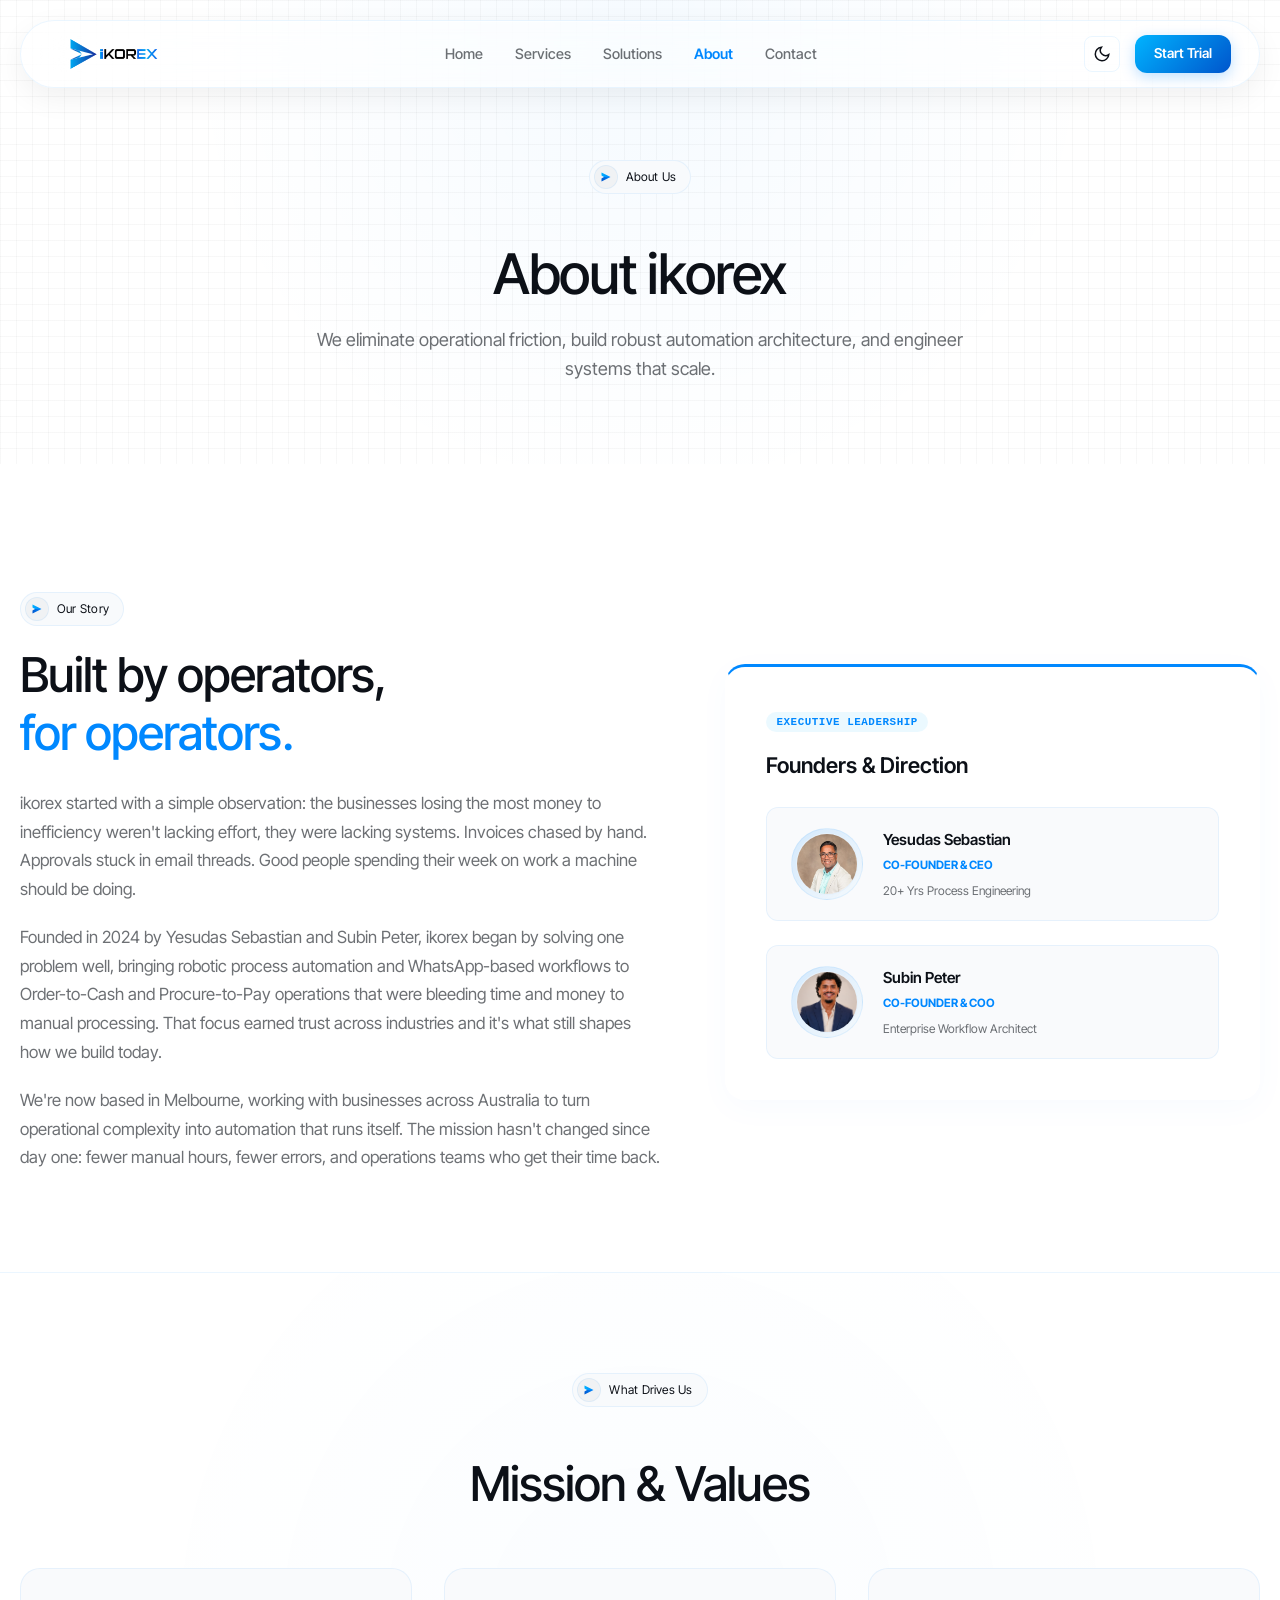
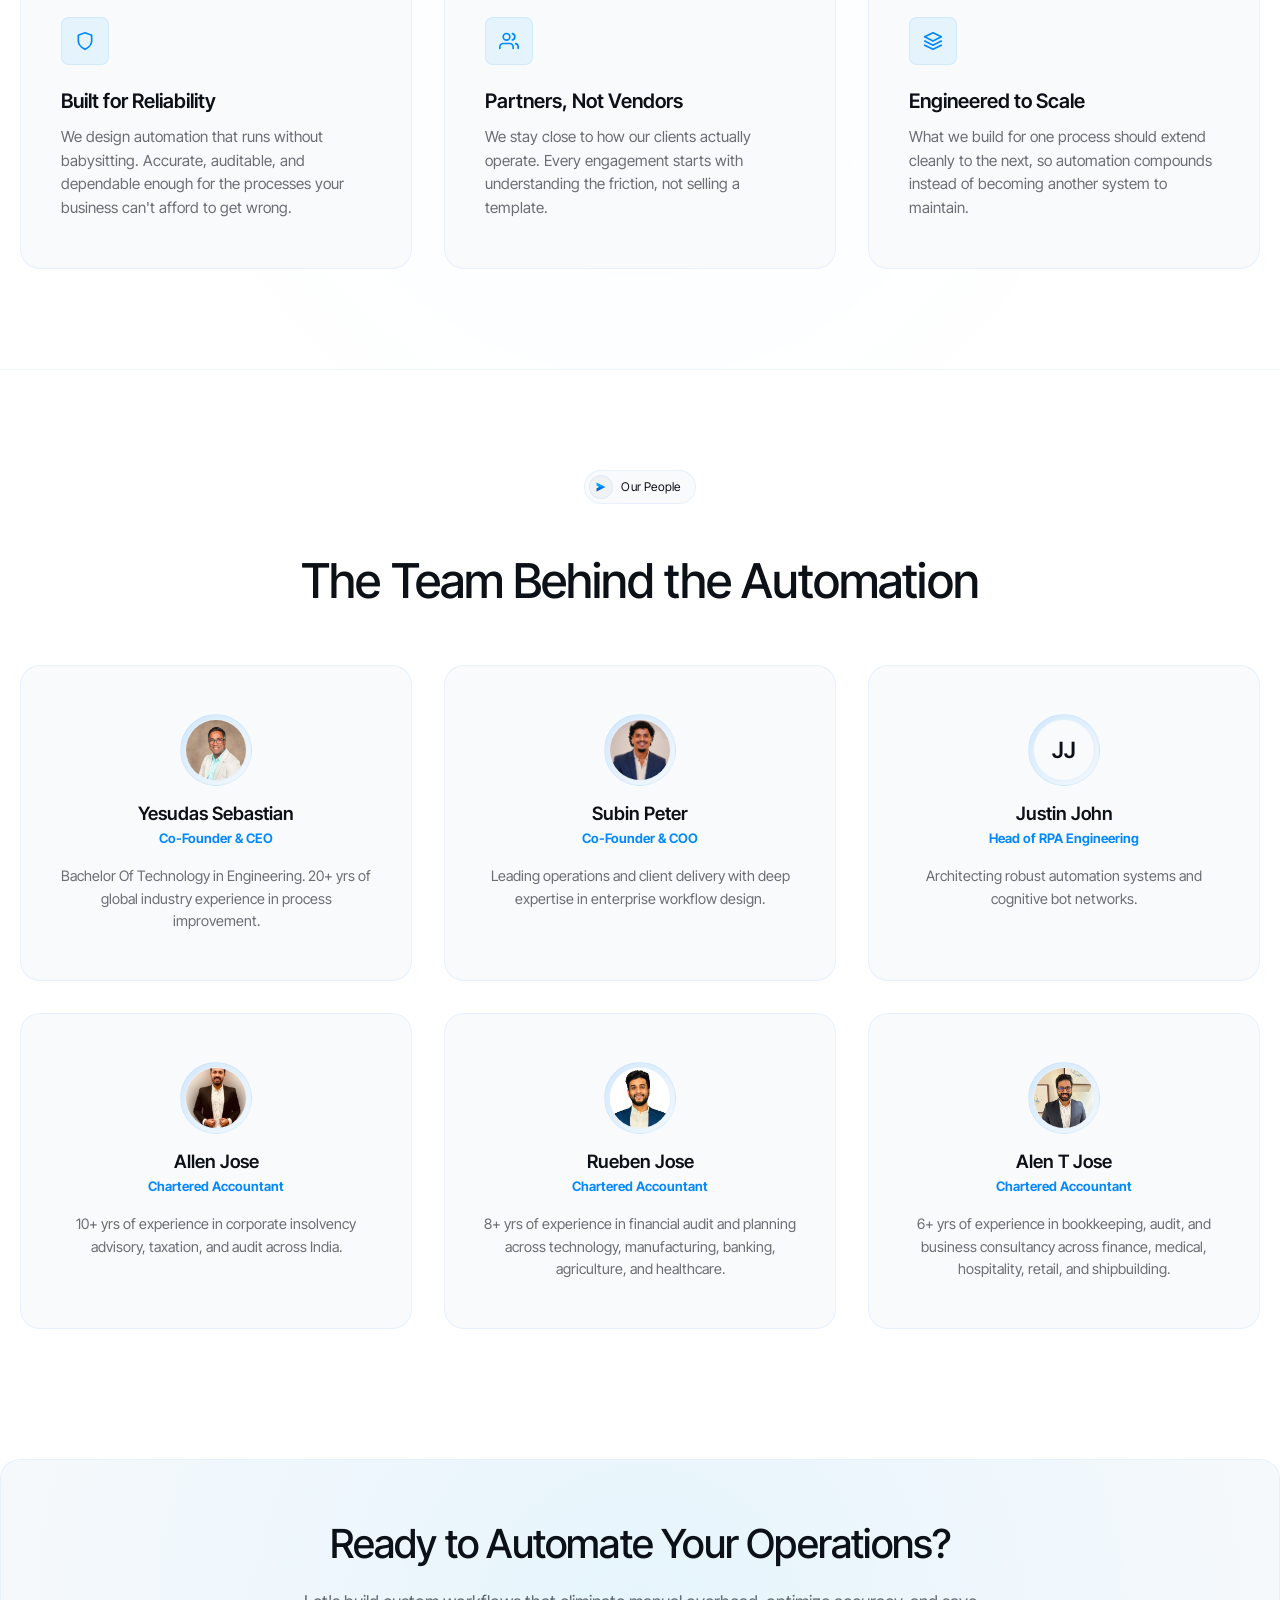
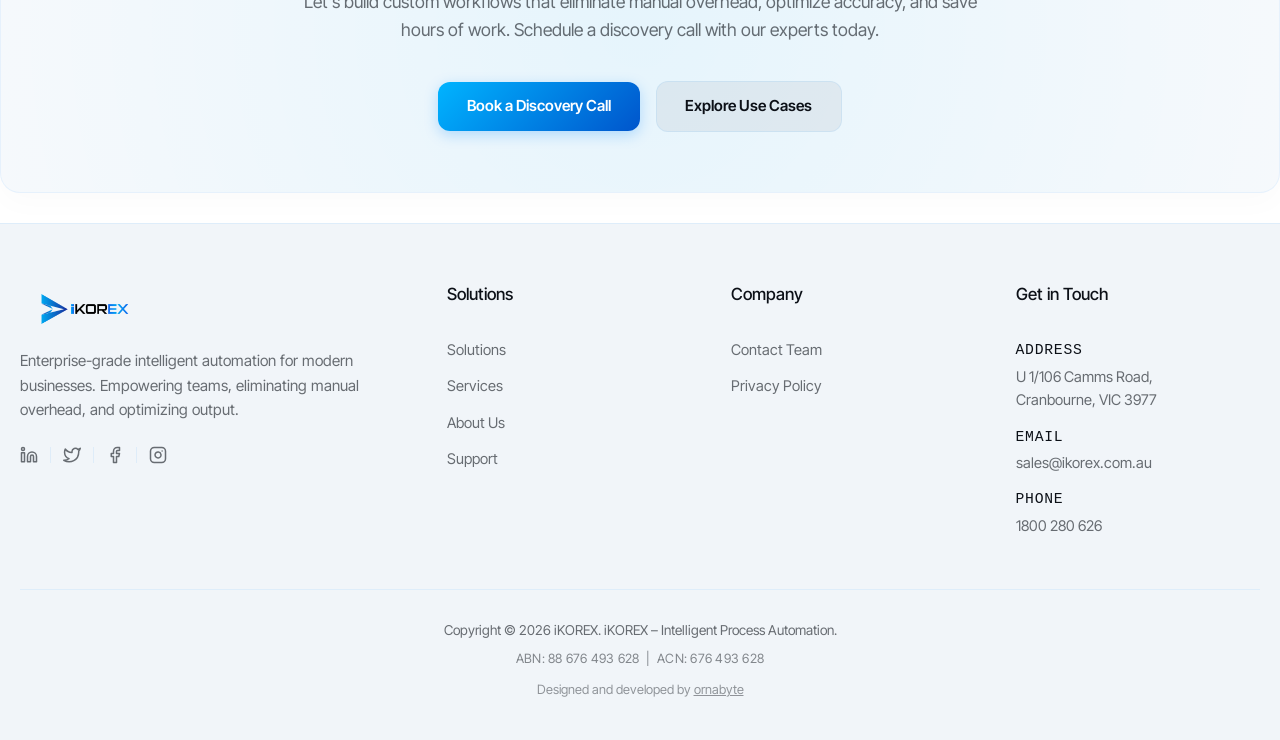
<file: about.html>
<!DOCTYPE html>
<html lang="en">

<head>
  <meta charset="UTF-8">
  <meta name="viewport" content="width=device-width, initial-scale=1.0">
  <title>iKOREX | About Us</title>
  <meta name="description"
    content="Discover ikorex's mission, values, and the expert engineering and accounting team building next-generation operational automation in Melbourne.">

  <!-- Inter Tight & Google Fonts -->
  <link rel="preconnect" href="https://fonts.googleapis.com">
  <link rel="preconnect" href="https://fonts.gstatic.com" crossorigin>
  <link
    href="https://fonts.googleapis.com/css2?family=Inter+Tight:ital,wght@0,100..900;1,100..900&family=IBM+Plex+Mono:wght@300;400;500;600;700&display=swap"
    rel="stylesheet">

  <!-- Global Stylesheet -->
  <link rel="stylesheet" href="style.css">
</head>

<body class="antialiased">
  <script>
    (function() {
      try {
        const theme = localStorage.getItem('theme');
        if (theme === 'dark') {
          document.body.classList.add('dark-theme');
        }
      } catch (e) {}
    })();
  </script>

  <!-- Navigation Bar -->
  <header class="navbar">
    <div class="navbar-container">
      <a href="index.html" class="logo">
        <img class="logo-img" src="logo.png" alt="iKOREX Logo">
      </a>

      <!-- Nav Links -->
      <nav class="nav-links">
        <a href="index.html#hero">Home</a>
        <a href="services.html">Services</a>
        <a href="solutions.html">Solutions</a>
        <a href="about.html" class="active">About</a>
        <a href="contact.html">Contact</a>
        <div class="mobile-cta">
          <a href="index.html#get-started" class="btn btn-primary btn-sm">Start Trial</a>
        </div>
      </nav>

      <!-- Right CTA & Theme Toggle -->
      <div class="nav-cta">
        <button class="theme-toggle-btn" id="themeToggleBtn" aria-label="Toggle theme">
          <svg class="sun-icon" viewBox="0 0 24 24" width="18" height="18" fill="none" stroke="currentColor"
            stroke-width="2">
            <circle cx="12" cy="12" r="5"></circle>
            <line x1="12" y1="1" x2="12" y2="3"></line>
            <line x1="12" y1="21" x2="12" y2="23"></line>
            <line x1="4.22" y1="4.22" x2="5.64" y2="5.64"></line>
            <line x1="18.36" y1="18.36" x2="19.78" y2="19.78"></line>
            <line x1="1" y1="12" x2="3" y2="12"></line>
            <line x1="21" y1="12" x2="23" y2="12"></line>
            <line x1="4.22" y1="19.78" x2="5.64" y2="18.36"></line>
            <line x1="18.36" y1="5.64" x2="19.78" y2="4.22"></line>
          </svg>
          <svg class="moon-icon" viewBox="0 0 24 24" width="18" height="18" fill="none" stroke="currentColor"
            stroke-width="2">
            <path d="M21 12.79A9 9 0 1 1 11.21 3 7 7 0 0 0 21 12.79z"></path>
          </svg>
        </button>
        <a href="index.html#get-started" class="btn btn-primary btn-sm">Start Trial</a>
      </div>

      <!-- Mobile menu trigger -->
      <button class="mobile-menu-btn" aria-label="Toggle menu" id="mobileMenuBtn">
        <svg viewBox="0 0 24 24" width="24" height="24" fill="none" stroke="currentColor" stroke-width="2">
          <line x1="3" y1="12" x2="21" y2="12"></line>
          <line x1="3" y1="6" x2="21" y2="6"></line>
          <line x1="3" y1="18" x2="21" y2="18"></line>
        </svg>
      </button>
    </div>
  </header>

  <!-- Section 1: Intro Page Header -->
  <section class="about-hero-section"
    style="padding: 160px 20px 80px 20px; text-align: center; position: relative; overflow: hidden; background: radial-gradient(circle at 50% 10%, rgba(0, 136, 255, 0.04) 0%, transparent 60%);">
    <div class="grid-overlay"></div>
    <div class="section-container" style="position: relative; z-index: 2;">
      <!-- Custom Badge -->
      <div style="margin-bottom: 24px;">
        <div class="custom-badge">
          <span class="badge-icon-wrapper">
            <svg viewBox="0 0 24 24" fill="none" class="badge-svg">
              <defs>
                <linearGradient id="logo-icon-grad-top-about" x1="3" y1="3" x2="21" y2="12"
                  gradientUnits="userSpaceOnUse">
                  <stop offset="0%" stop-color="#00b4ff" />
                  <stop offset="100%" stop-color="#0088ff" />
                </linearGradient>
                <linearGradient id="logo-icon-grad-bottom-about" x1="3" y1="21" x2="21" y2="12"
                  gradientUnits="userSpaceOnUse">
                  <stop offset="0%" stop-color="#0055cc" />
                  <stop offset="100%" stop-color="#0088ff" />
                </linearGradient>
              </defs>
              <path d="M3 3 L21 12 L8 12 L3 9 Z" fill="url(#logo-icon-grad-top-about)" />
              <path d="M3 21 L21 12 L8 12 L3 15 Z" fill="url(#logo-icon-grad-bottom-about)" />
            </svg>
          </span>
          <span class="badge-text">About Us</span>
        </div>
      </div>
      <h1 class="section-title"
        style="margin: 0 auto 20px auto; font-size: 3.5rem; line-height: 1.15; max-width: 900px;">About ikorex</h1>
      <p class="section-subtitle" style="max-width: 680px; margin: 0 auto; font-size: 1.125rem; line-height: 1.6;">
        We eliminate operational friction, build robust automation architecture, and engineer systems that scale.
      </p>
    </div>
  </section>

  <!-- Section 2: Our Story (2-Column Layout) -->
  <section class="story-section" style="padding: 80px 20px 100px 20px;">
    <div class="section-container story-split-grid">
      <!-- Left Column: Story text -->
      <div>
        <div class="custom-badge" style="margin-bottom: 20px;">
          <span class="badge-icon-wrapper">
            <svg viewBox="0 0 24 24" fill="none" class="badge-svg">
              <path d="M3 3 L21 12 L8 12 L3 9 Z" fill="url(#logo-icon-grad-top-about)" />
              <path d="M3 21 L21 12 L8 12 L3 15 Z" fill="url(#logo-icon-grad-bottom-about)" />
            </svg>
          </span>
          <span class="badge-text">Our Story</span>
        </div>
        <h2 class="section-title" style="margin-bottom: 28px; text-align: left; font-size: 3rem; line-height: 1.2;">
          Built by operators,<br><span class="highlight-blue">for operators.</span>
        </h2>
        <p style="font-size: 1.05rem; line-height: 1.7; color: var(--text-muted); margin-bottom: 20px;">
          ikorex started with a simple observation: the businesses losing the most money to inefficiency weren't lacking
          effort, they were lacking systems. Invoices chased by hand. Approvals stuck in email threads. Good people
          spending their week on work a machine should be doing.
        </p>
        <p style="font-size: 1.05rem; line-height: 1.7; color: var(--text-muted); margin-bottom: 20px;">
          Founded in 2024 by Yesudas Sebastian and Subin Peter, ikorex began by solving one problem well, bringing
          robotic process automation and WhatsApp-based workflows to Order-to-Cash and Procure-to-Pay operations that
          were bleeding time and money to manual processing. That focus earned trust across industries and it's what
          still shapes how we build today.
        </p>
        <p style="font-size: 1.05rem; line-height: 1.7; color: var(--text-muted); margin-bottom: 0;">
          We're now based in Melbourne, working with businesses across Australia to turn operational complexity into
          automation that runs itself. The mission hasn't changed since day one: fewer manual hours, fewer errors, and
          operations teams who get their time back.
        </p>
      </div>

      <!-- Right Column: Founders card widget -->
      <div class="founders-widget-card">
        <div style="margin-bottom: 20px;">
          <span class="status-badge success"
            style="font-size: 0.68rem; font-weight: 700; letter-spacing: 0.05em; padding: 4px 10px; border-radius: 50px; background-color: var(--accent-blue-glow); color: var(--accent-orange); text-transform: uppercase;">
            Executive Leadership
          </span>
        </div>
        <h3 class="founders-widget-title">Founders & Direction</h3>
        <div class="founders-list">
          <!-- Founder 1 -->
          <div class="founder-row-item">
            <div class="avatar-ring-wrapper">
              <div class="avatar-circle-inner" style="overflow: hidden; padding: 0;">
                <img src="assets/images/Team/yesudas_sebastian.jpg" alt="Yesudas Sebastian"
                  style="width: 100%; height: 100%; object-fit: cover;">
              </div>
            </div>
            <div class="founder-info">
              <div class="founder-name">Yesudas Sebastian</div>
              <div class="founder-role">Co-Founder & CEO</div>
              <div class="founder-desc-meta">20+ Yrs Process Engineering</div>
            </div>
          </div>
          <!-- Founder 2 -->
          <div class="founder-row-item">
            <div class="avatar-ring-wrapper">
              <div class="avatar-circle-inner" style="overflow: hidden; padding: 0;">
                <img src="assets/images/Team/subin_peter.png" alt="Subin Peter"
                  style="width: 100%; height: 100%; object-fit: cover;">
              </div>
            </div>
            <div class="founder-info">
              <div class="founder-name">Subin Peter</div>
              <div class="founder-role">Co-Founder & COO</div>
              <div class="founder-desc-meta">Enterprise Workflow Architect</div>
            </div>
          </div>
        </div>
      </div>
    </div>
  </section>

  <!-- Section 3: Mission & Values -->
  <section class="values-section"
    style="padding: 100px 20px; background: radial-gradient(circle at 50% 50%, rgba(0, 136, 255, 0.02) 0%, transparent 70%); border-top: 1px solid var(--border-color); border-bottom: 1px solid var(--border-color);">
    <div class="section-container">
      <div style="text-align: center; margin-bottom: 24px;">
        <div class="custom-badge">
          <span class="badge-icon-wrapper">
            <svg viewBox="0 0 24 24" fill="none" class="badge-svg">
              <path d="M3 3 L21 12 L8 12 L3 9 Z" fill="url(#logo-icon-grad-top-about)" />
              <path d="M3 21 L21 12 L8 12 L3 15 Z" fill="url(#logo-icon-grad-bottom-about)" />
            </svg>
          </span>
          <span class="badge-text">What Drives Us</span>
        </div>
      </div>
      <h2 class="section-title" style="text-align: center; margin: 0 auto 56px auto; font-size: 3rem; line-height: 1.2;">
        Mission & Values</h2>

      <div class="values-grid">
        <!-- Value 1 -->
        <div class="premium-value-card">
          <div class="value-icon-box">
            <!-- Shield icon -->
            <svg viewBox="0 0 24 24" width="20" height="20" fill="none" stroke="currentColor" stroke-width="2"
              stroke-linecap="round" stroke-linejoin="round">
              <path d="M12 22s8-4 8-10V5l-8-3-8 3v7c0 6 8 10 8 10z"></path>
            </svg>
          </div>
          <h3 class="value-card-title">Built for Reliability</h3>
          <p class="value-card-desc">We design automation that runs without babysitting. Accurate, auditable, and
            dependable enough for the processes your business can't afford to get wrong.</p>
        </div>

        <!-- Value 2 -->
        <div class="premium-value-card">
          <div class="value-icon-box">
            <!-- People icon -->
            <svg viewBox="0 0 24 24" width="20" height="20" fill="none" stroke="currentColor" stroke-width="2"
              stroke-linecap="round" stroke-linejoin="round">
              <path d="M17 21v-2a4 4 0 0 0-4-4H5a4 4 0 0 0-4 4v2"></path>
              <circle cx="9" cy="7" r="4"></circle>
              <path d="M23 21v-2a4 4 0 0 0-3-3.87"></path>
              <path d="M16 3.13a4 4 0 0 1 0 7.75"></path>
            </svg>
          </div>
          <h3 class="value-card-title">Partners, Not Vendors</h3>
          <p class="value-card-desc">We stay close to how our clients actually operate. Every engagement starts with
            understanding the friction, not selling a template.</p>
        </div>

        <!-- Value 3 -->
        <div class="premium-value-card">
          <div class="value-icon-box">
            <!-- Layers icon -->
            <svg viewBox="0 0 24 24" width="20" height="20" fill="none" stroke="currentColor" stroke-width="2"
              stroke-linecap="round" stroke-linejoin="round">
              <polygon points="12 2 2 7 12 12 22 7 12 2"></polygon>
              <polyline points="2 17 12 22 22 17"></polyline>
              <polyline points="2 12 12 17 22 12"></polyline>
            </svg>
          </div>
          <h3 class="value-card-title">Engineered to Scale</h3>
          <p class="value-card-desc">What we build for one process should extend cleanly to the next, so automation
            compounds instead of becoming another system to maintain.</p>
        </div>
      </div>
    </div>
  </section>

  <!-- Section 4: Team Section -->
  <section class="team-section" style="padding: 100px 20px 120px 20px;">
    <div class="section-container">
      <div style="text-align: center; margin-bottom: 24px;">
        <div class="custom-badge">
          <span class="badge-icon-wrapper">
            <svg viewBox="0 0 24 24" fill="none" class="badge-svg">
              <path d="M3 3 L21 12 L8 12 L3 9 Z" fill="url(#logo-icon-grad-top-about)" />
              <path d="M3 21 L21 12 L8 12 L3 15 Z" fill="url(#logo-icon-grad-bottom-about)" />
            </svg>
          </span>
          <span class="badge-text">Our People</span>
        </div>
      </div>
      <h2 class="section-title" style="text-align: center; margin: 0 auto 56px auto; font-size: 3rem; line-height: 1.2;">The
        Team Behind the Automation</h2>

      <div class="team-section-grid">
        <!-- Team Profile 1 -->
        <div class="premium-team-card">
          <div class="avatar-ring-wrapper">
            <div class="avatar-circle-inner" style="overflow: hidden; padding: 0;">
              <img src="assets/images/Team/yesudas_sebastian.jpg" alt="Yesudas Sebastian"
                style="width: 100%; height: 100%; object-fit: cover;">
            </div>
          </div>
          <h3 class="team-profile-name">Yesudas Sebastian</h3>
          <div class="team-profile-role">Co-Founder & CEO</div>
          <p class="team-profile-bio">Bachelor Of Technology in Engineering. 20+ yrs of global industry experience in
            process improvement.</p>
        </div>

        <!-- Team Profile 2 -->
        <div class="premium-team-card">
          <div class="avatar-ring-wrapper">
            <div class="avatar-circle-inner" style="overflow: hidden; padding: 0;">
              <img src="assets/images/Team/subin_peter.png" alt="Subin Peter"
                style="width: 100%; height: 100%; object-fit: cover;">
            </div>
          </div>
          <h3 class="team-profile-name">Subin Peter</h3>
          <div class="team-profile-role">Co-Founder & COO</div>
          <p class="team-profile-bio">Leading operations and client delivery with deep expertise in enterprise workflow
            design.</p>
        </div>

        <!-- Team Profile 3 -->
        <div class="premium-team-card">
          <div class="avatar-ring-wrapper">
            <div class="avatar-circle-inner">JJ</div>
          </div>
          <h3 class="team-profile-name">Justin John</h3>
          <div class="team-profile-role">Head of RPA Engineering</div>
          <p class="team-profile-bio">Architecting robust automation systems and cognitive bot networks.</p>
        </div>

        <!-- Team Profile 4 -->
        <div class="premium-team-card">
          <div class="avatar-ring-wrapper">
            <div class="avatar-circle-inner" style="overflow: hidden; padding: 0;">
              <img src="assets/images/Team/team_2.jpg" alt="Allen Jose"
                style="width: 100%; height: 100%; object-fit: cover;">
            </div>
          </div>
          <h3 class="team-profile-name">Allen Jose</h3>
          <div class="team-profile-role">Chartered Accountant</div>
          <p class="team-profile-bio">10+ yrs of experience in corporate insolvency advisory, taxation, and audit across
            India.</p>
        </div>

        <!-- Team Profile 5 -->
        <div class="premium-team-card">
          <div class="avatar-ring-wrapper">
            <div class="avatar-circle-inner" style="overflow: hidden; padding: 0;">
              <img src="assets/images/Team/team_3.jpg" alt="Rueben Jose"
                style="width: 100%; height: 100%; object-fit: cover;">
            </div>
          </div>
          <h3 class="team-profile-name">Rueben Jose</h3>
          <div class="team-profile-role">Chartered Accountant</div>
          <p class="team-profile-bio">8+ yrs of experience in financial audit and planning across technology,
            manufacturing, banking, agriculture, and healthcare.</p>
        </div>

        <!-- Team Profile 6 -->
        <div class="premium-team-card">
          <div class="avatar-ring-wrapper">
            <div class="avatar-circle-inner" style="overflow: hidden; padding: 0;">
              <img src="assets/images/Team/team_1.jpg" alt="Alen T Jose"
                style="width: 100%; height: 100%; object-fit: cover;">
            </div>
          </div>
          <h3 class="team-profile-name">Alen T Jose</h3>
          <div class="team-profile-role">Chartered Accountant</div>
          <p class="team-profile-bio">6+ yrs of experience in bookkeeping, audit, and business consultancy across
            finance, medical, hospitality, retail, and shipbuilding.</p>
        </div>
      </div>
    </div>
  </section>

  <!-- CTA Section -->
  <section class="cta-section" id="get-started">
    <div class="section-container">
      <div class="cta-card">
        <div class="cta-glow"></div>
        <div class="cta-content">
          <h2 class="cta-title">Ready to Automate Your Operations?</h2>
          <p class="cta-description">Let's build custom workflows that eliminate manual overhead, optimize accuracy, and
            save hours of work. Schedule a discovery call with our experts today.</p>
          <div class="cta-actions">
            <a href="contact.html" class="btn btn-primary">Book a Discovery Call</a>
            <a href="solutions.html" class="btn btn-secondary">Explore Use Cases</a>
          </div>
        </div>
      </div>
    </div>
  </section>

  <!-- Footer -->
  <footer class="footer" id="contact">
    <div class="section-container footer-grid">
      <div class="footer-brand">
        <a href="index.html" class="logo">
          <img class="logo-img" src="logo.png" alt="iKOREX Logo">
        </a>
        <p class="brand-desc">Enterprise-grade intelligent automation for modern businesses. Empowering teams,
          eliminating manual overhead, and optimizing output.</p>
        <div class="footer-socials">
          <a href="#" class="social-link" aria-label="LinkedIn">
            <svg viewBox="0 0 24 24" width="18" height="18" fill="none" stroke="currentColor" stroke-width="2"
              stroke-linecap="round" stroke-linejoin="round">
              <path d="M16 8a6 6 0 0 1 6 6v7h-4v-7a2 2 0 0 0-2-2 2 2 0 0 0-2 2v7h-4v-7a6 6 0 0 1 6-6z"></path>
              <rect x="2" y="9" width="4" height="12"></rect>
              <circle cx="4" cy="4" r="2"></circle>
            </svg>
          </a>
          <div class="social-divider"></div>
          <a href="#" class="social-link" aria-label="Twitter">
            <svg viewBox="0 0 24 24" width="18" height="18" fill="none" stroke="currentColor" stroke-width="2"
              stroke-linecap="round" stroke-linejoin="round">
              <path
                d="M23 3a10.9 10.9 0 0 1-3.14 1.53 4.48 4.48 0 0 0-7.86 3v1A10.66 10.66 0 0 1 3 4s-4 9 5 13a11.64 11.64 0 0 1-7 2c9 5 20 0 20-11.5a4.5 4.5 0 0 0-.08-.83A7.72 7.72 0 0 0 23 3z">
              </path>
            </svg>
          </a>
          <div class="social-divider"></div>
          <a href="#" class="social-link" aria-label="Facebook">
            <svg viewBox="0 0 24 24" width="18" height="18" fill="none" stroke="currentColor" stroke-width="2"
              stroke-linecap="round" stroke-linejoin="round">
              <path d="M18 2h-3a5 5 0 0 0-5 5v3H7v4h3v8h4v-8h3l1-4h-4V7a1 1 0 0 1 1-1h3z"></path>
            </svg>
          </a>
          <div class="social-divider"></div>
          <a href="#" class="social-link" aria-label="Instagram">
            <svg viewBox="0 0 24 24" width="18" height="18" fill="none" stroke="currentColor" stroke-width="2"
              stroke-linecap="round" stroke-linejoin="round">
              <rect x="2" y="2" width="20" height="20" rx="5" ry="5"></rect>
              <path d="M16 11.37A4 4 0 1 1 12.63 8 4 4 0 0 1 16 11.37z"></path>
              <line x1="17.5" y1="6.5" x2="17.51" y2="6.5"></line>
            </svg>
          </a>
        </div>
      </div>
      <div class="footer-links">
        <div class="link-group">
          <h4>Solutions</h4>
          <a href="solutions.html">Solutions</a>
          <a href="services.html">Services</a>
          <a href="about.html">About Us</a>
          <a href="contact.html">Support</a>
        </div>
        <div class="link-group">
          <h4>Company</h4>
          <a href="contact.html">Contact Team</a>
          <a href="#">Privacy Policy</a>
        </div>
        <div class="link-group">
          <h4>Get in Touch</h4>
          <div class="contact-item">
            <span class="footer-label">Address</span>
            <span>U 1/106 Camms Road,<br>Cranbourne, VIC 3977</span>
          </div>
          <div class="contact-item">
            <span class="footer-label">Email</span>
            <a href="mailto:sales@ikorex.com.au">sales@ikorex.com.au</a>
          </div>
          <div class="contact-item">
            <span class="footer-label">Phone</span>
            <a href="tel:1800280626">1800 280 626</a>
          </div>
        </div>
      </div>
    </div>
    <div class="footer-bottom section-container">
      <p>Copyright &copy; 2026 iKOREX. iKOREX &ndash; Intelligent Process Automation.</p>
      <p style="font-size: 0.8rem; opacity: 0.8; letter-spacing: 0.02em;">ABN: 88 676 493 628 &nbsp;|&nbsp; ACN: 676 493 628</p>
      <p style="font-size: 0.8rem; opacity: 0.7; margin-top: 2px;">Designed and developed by <a href="https://www.ornabyte.com" target="_blank" rel="noopener noreferrer" style="color: inherit; text-decoration: underline;">ornabyte</a></p>
    </div>
  </footer>

  <!-- Theme and Custom JavaScript -->
  <script src="main.js"></script>
</body>

</html>
</file>
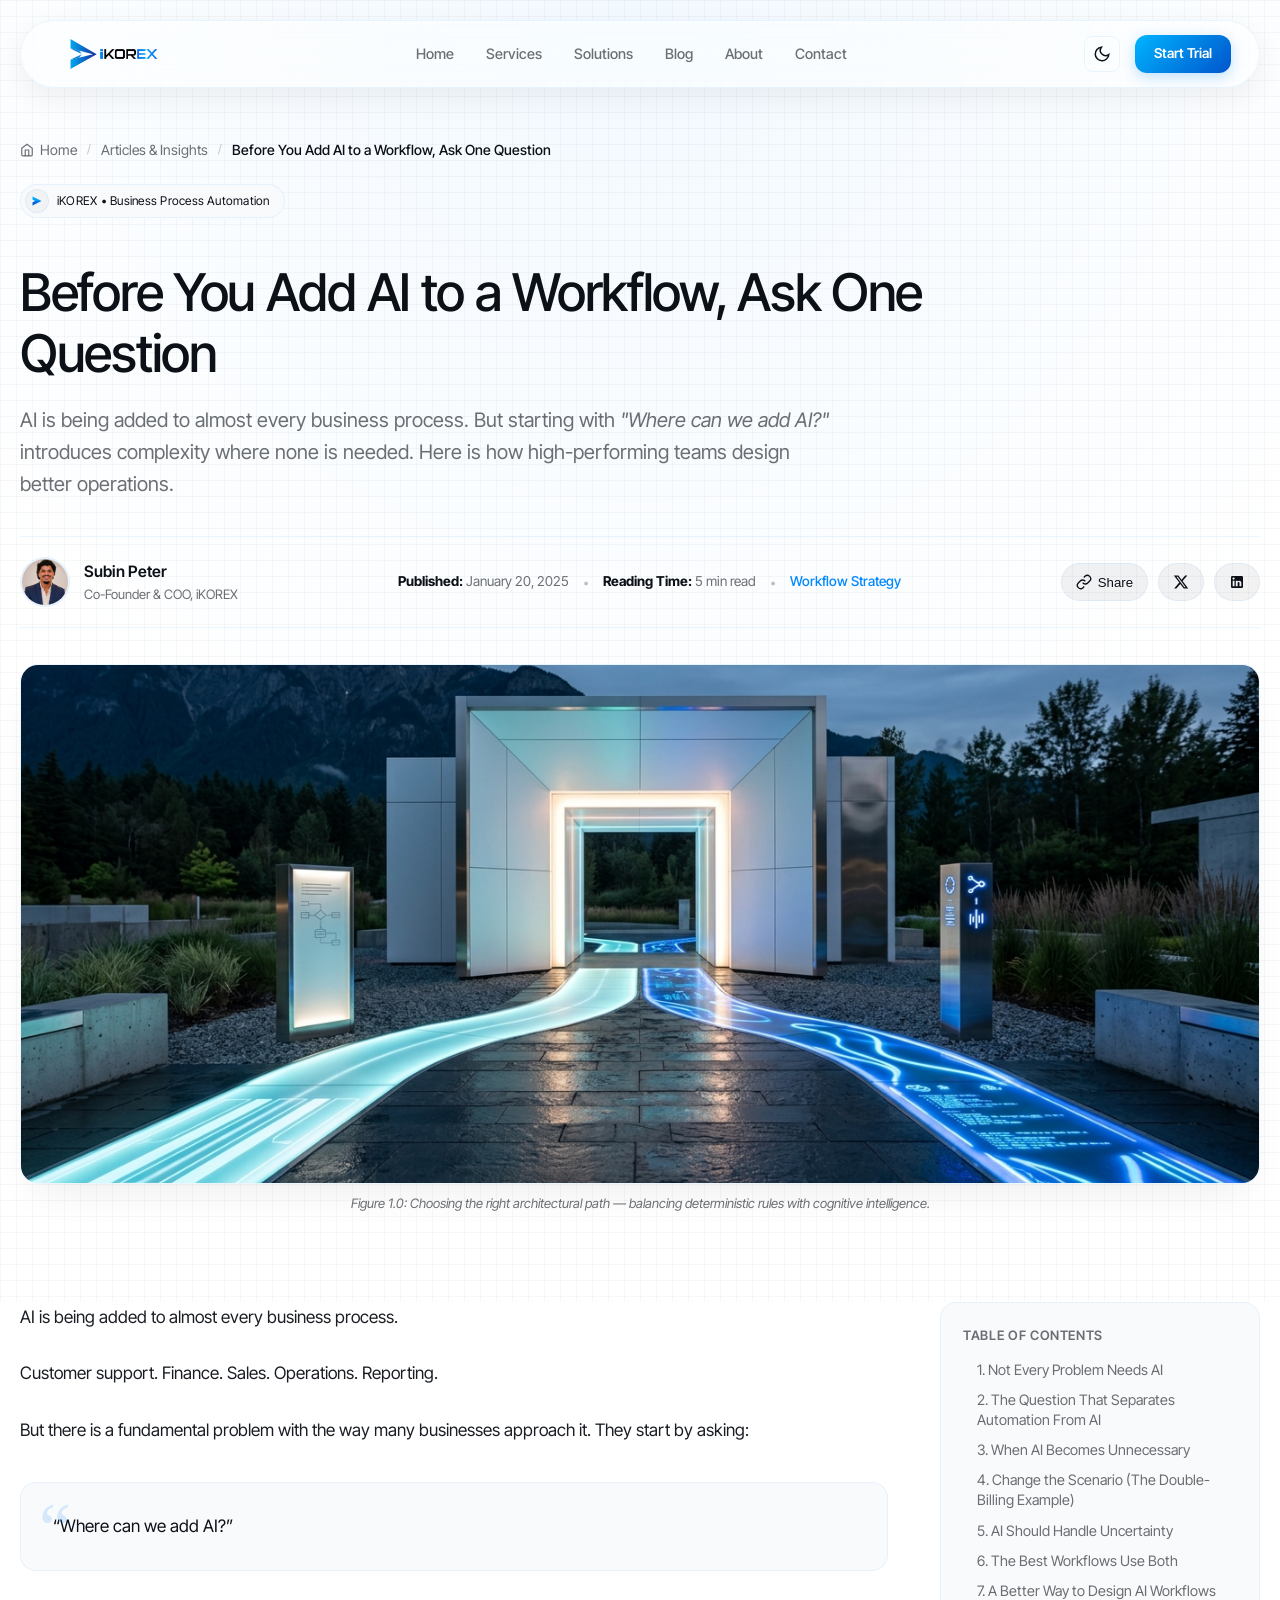
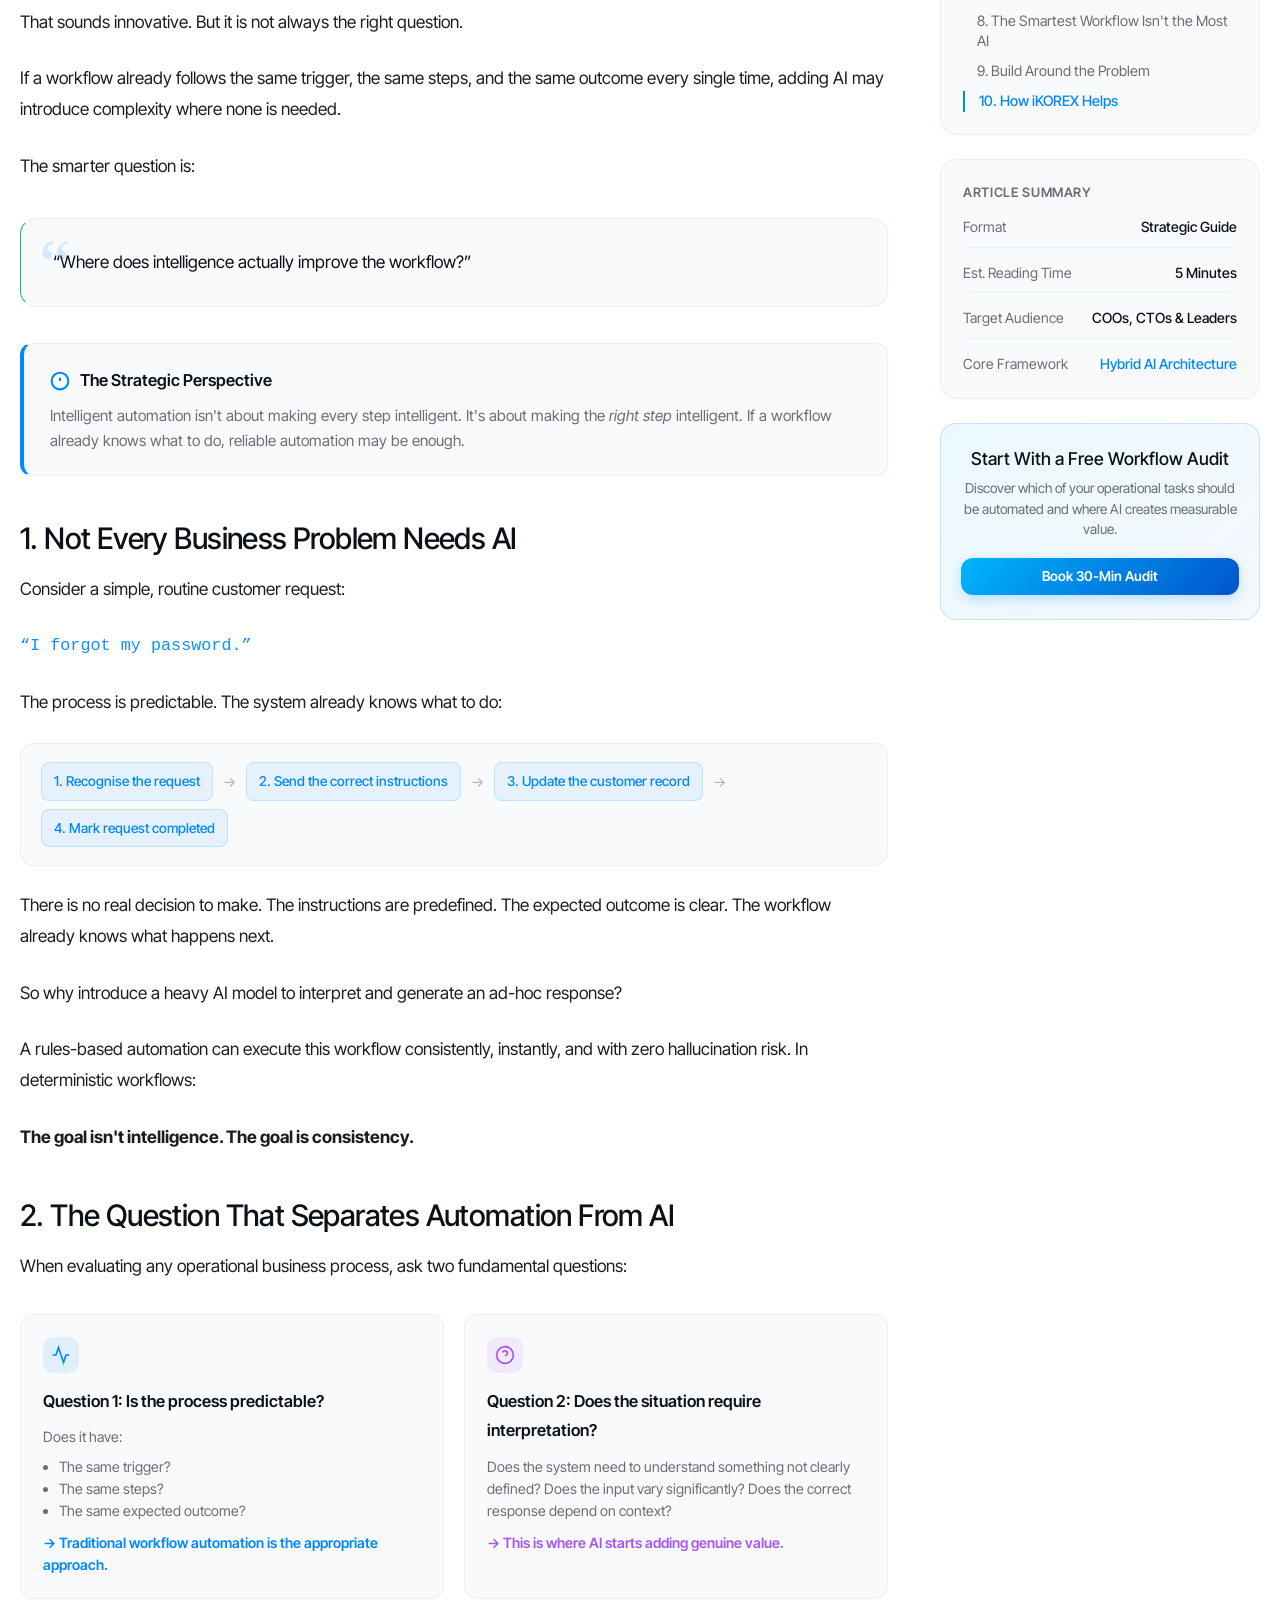
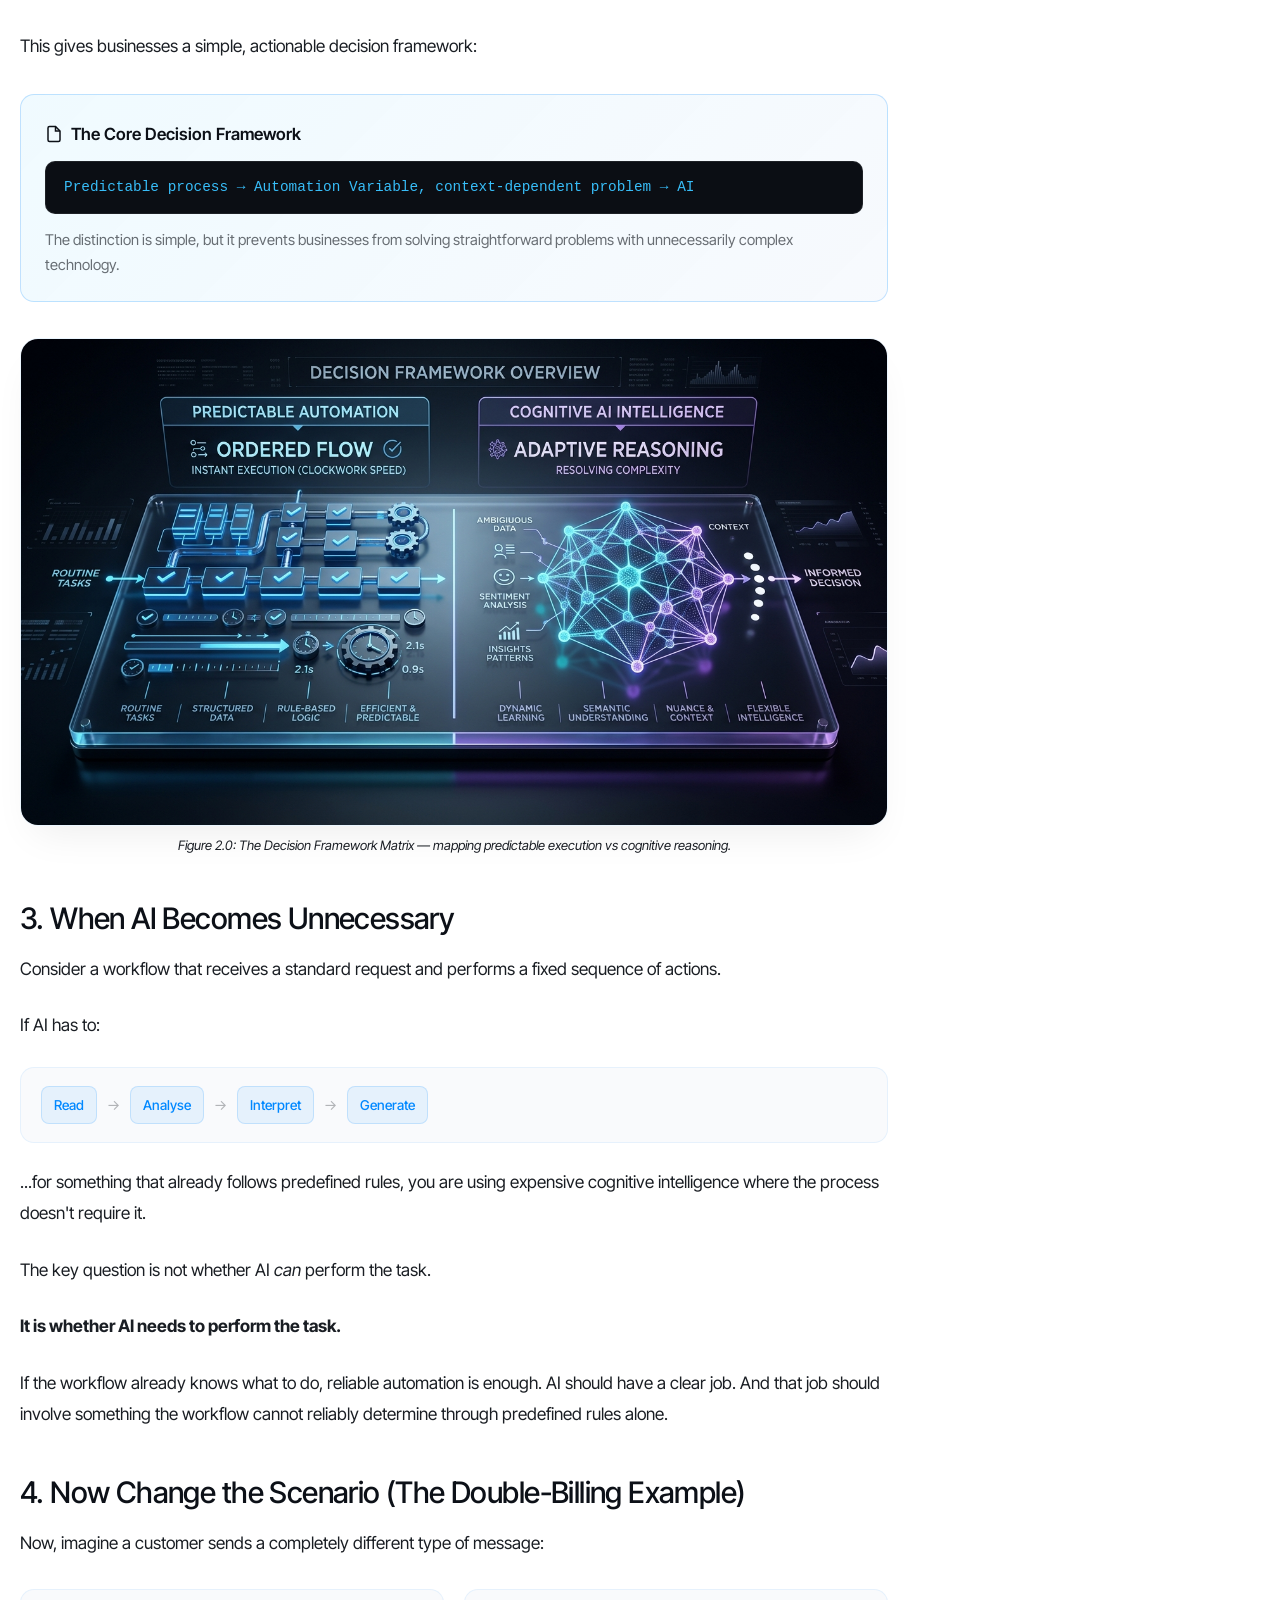
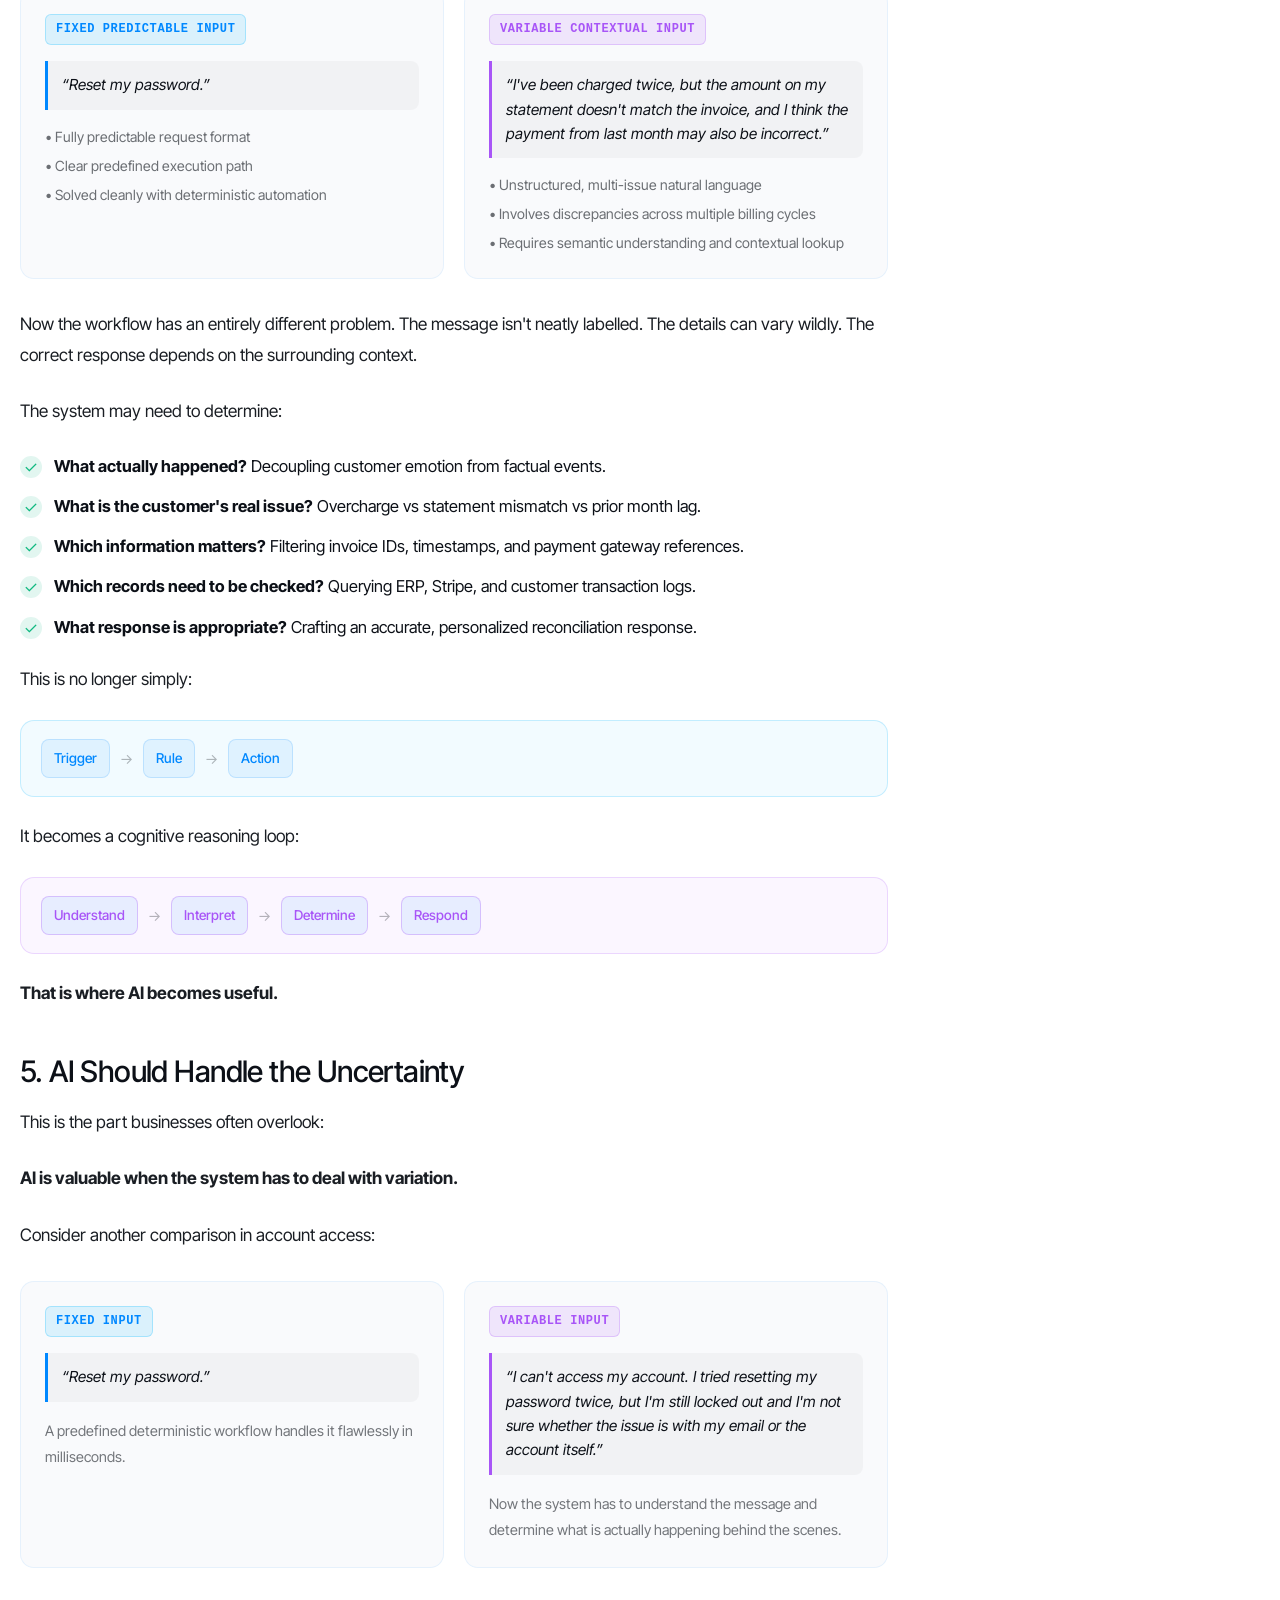
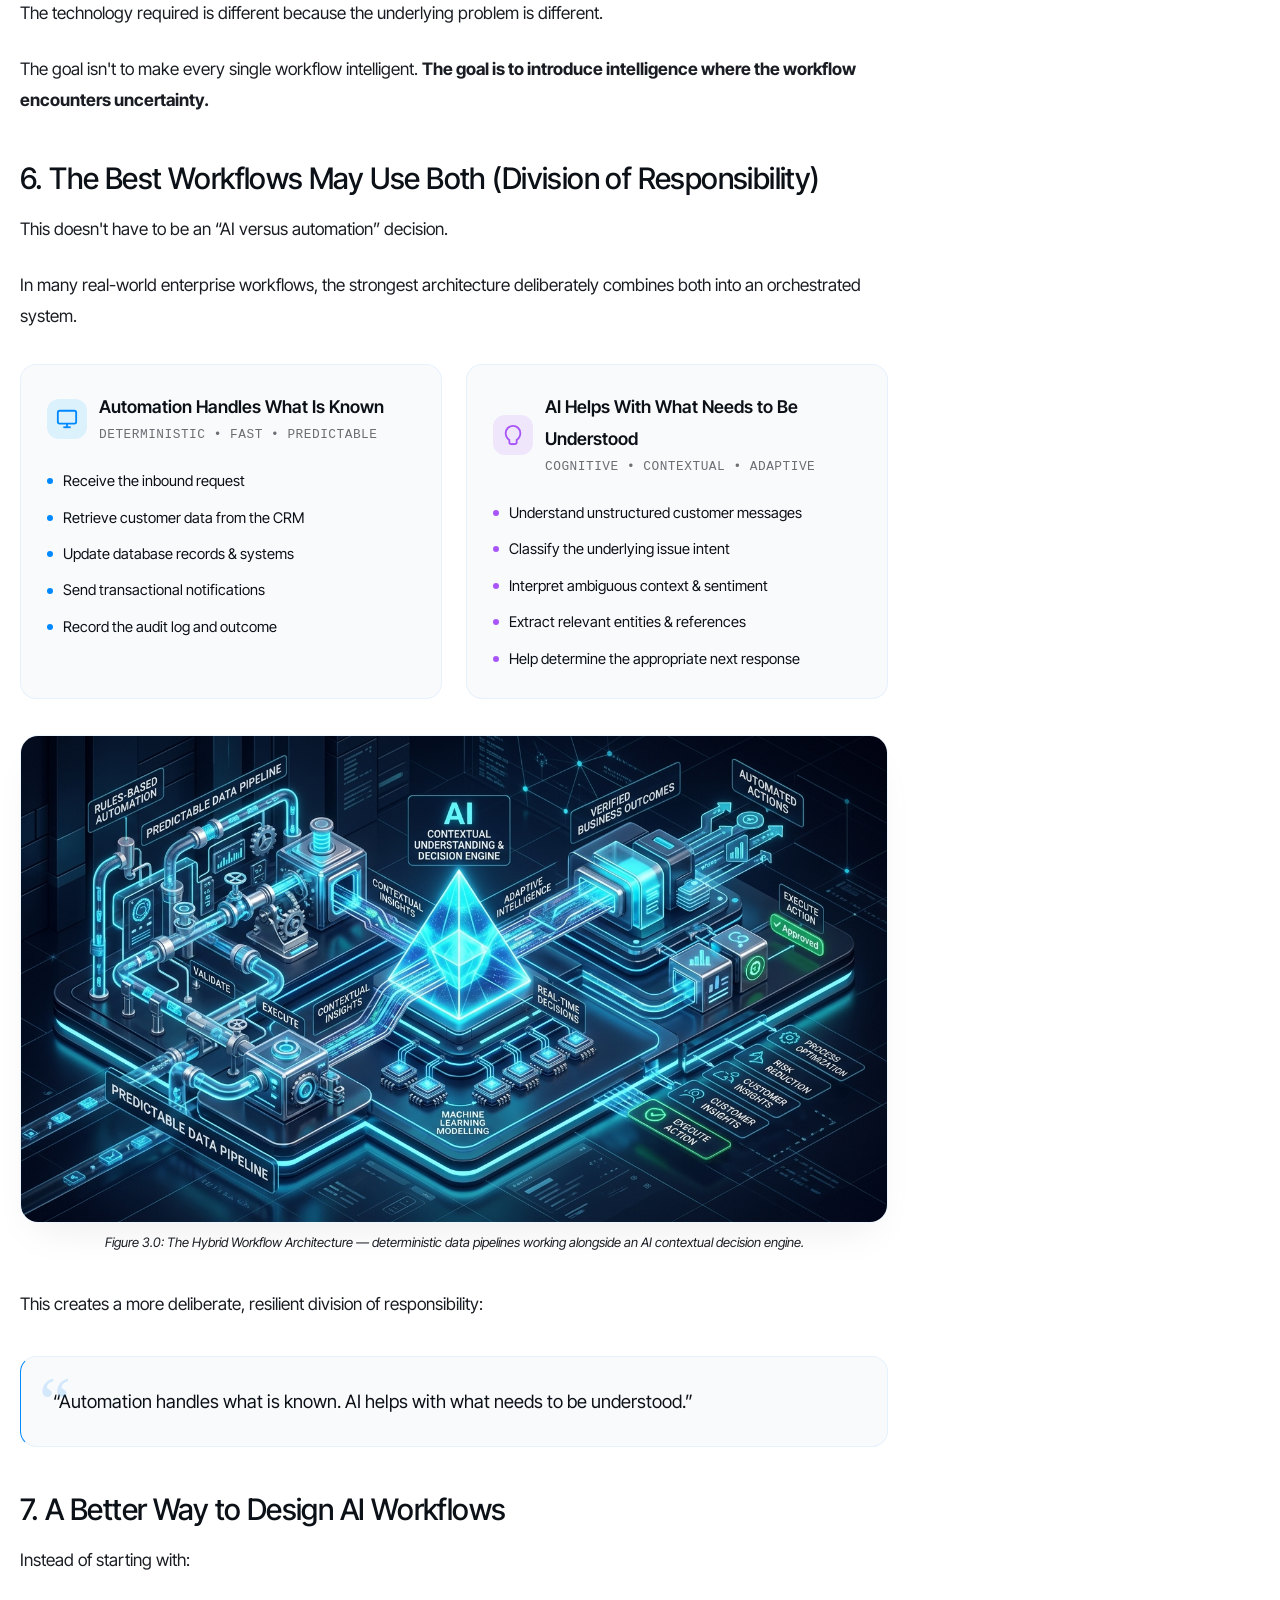
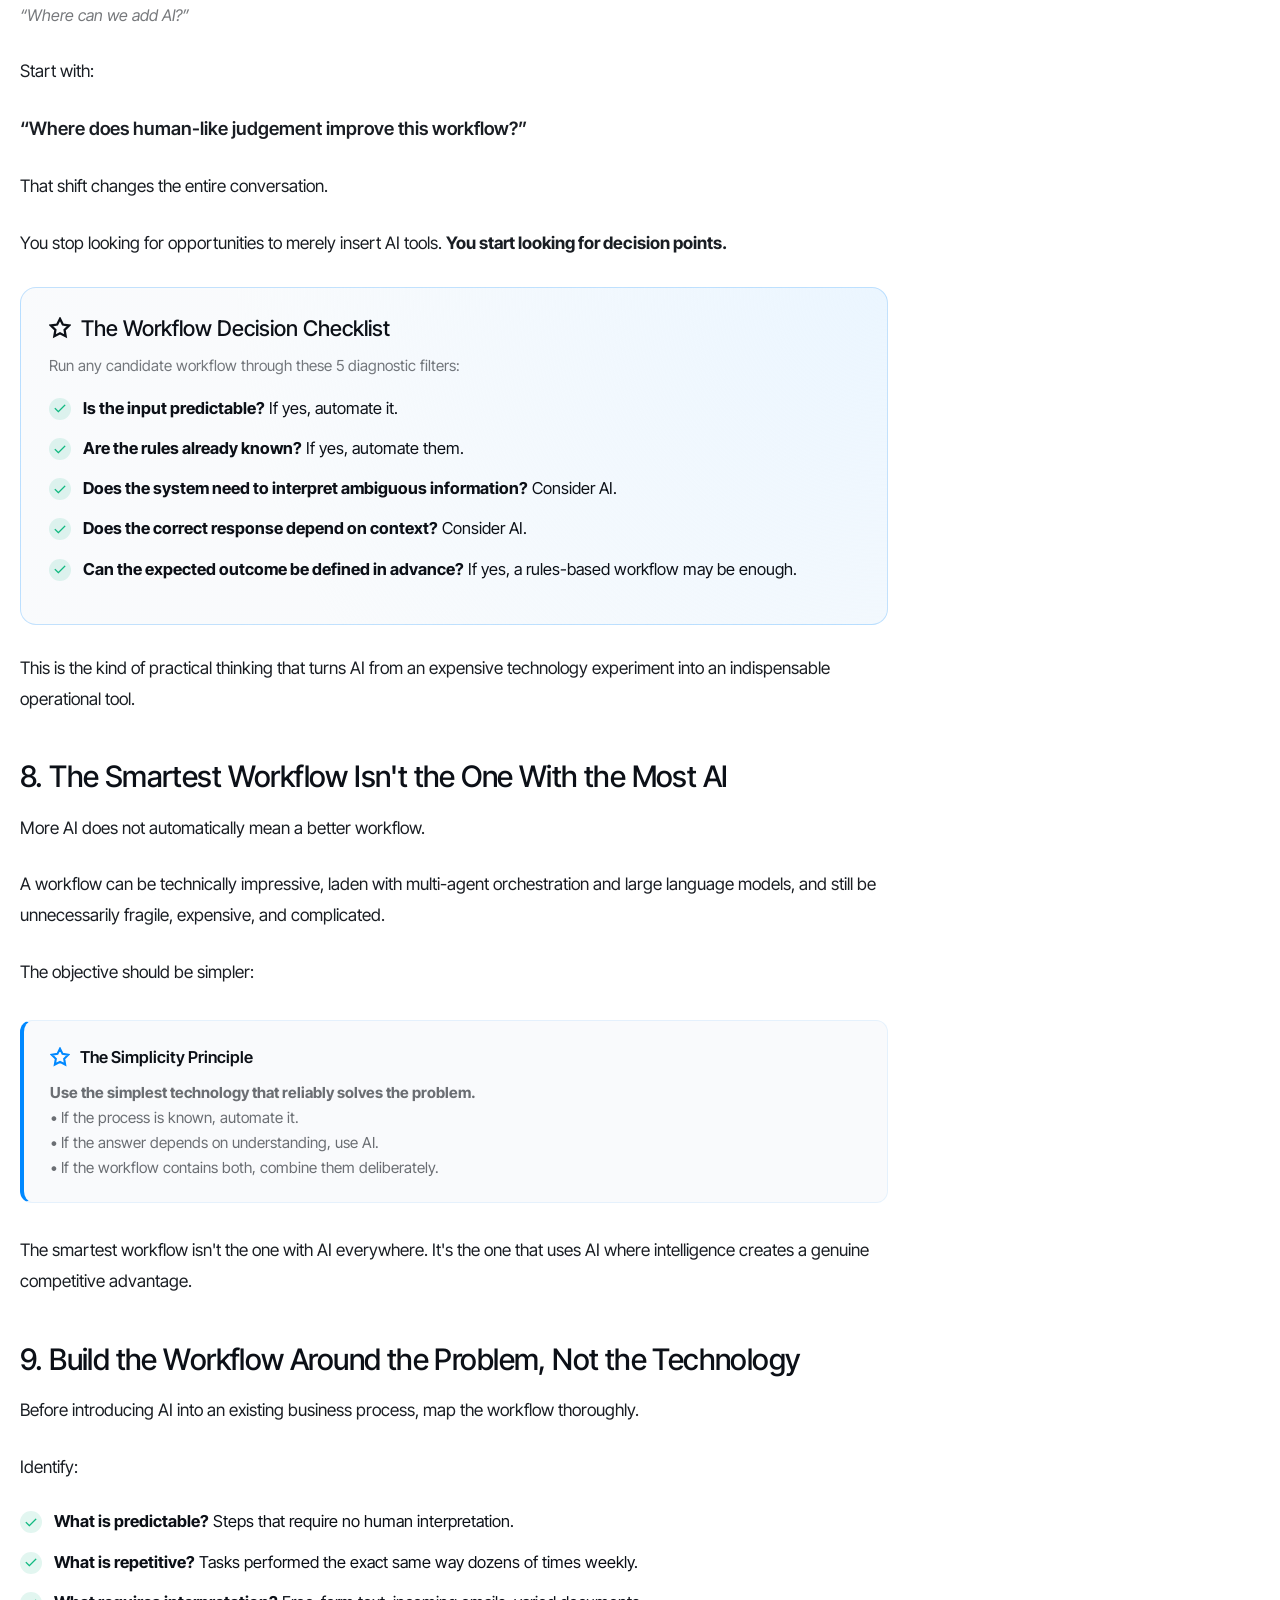
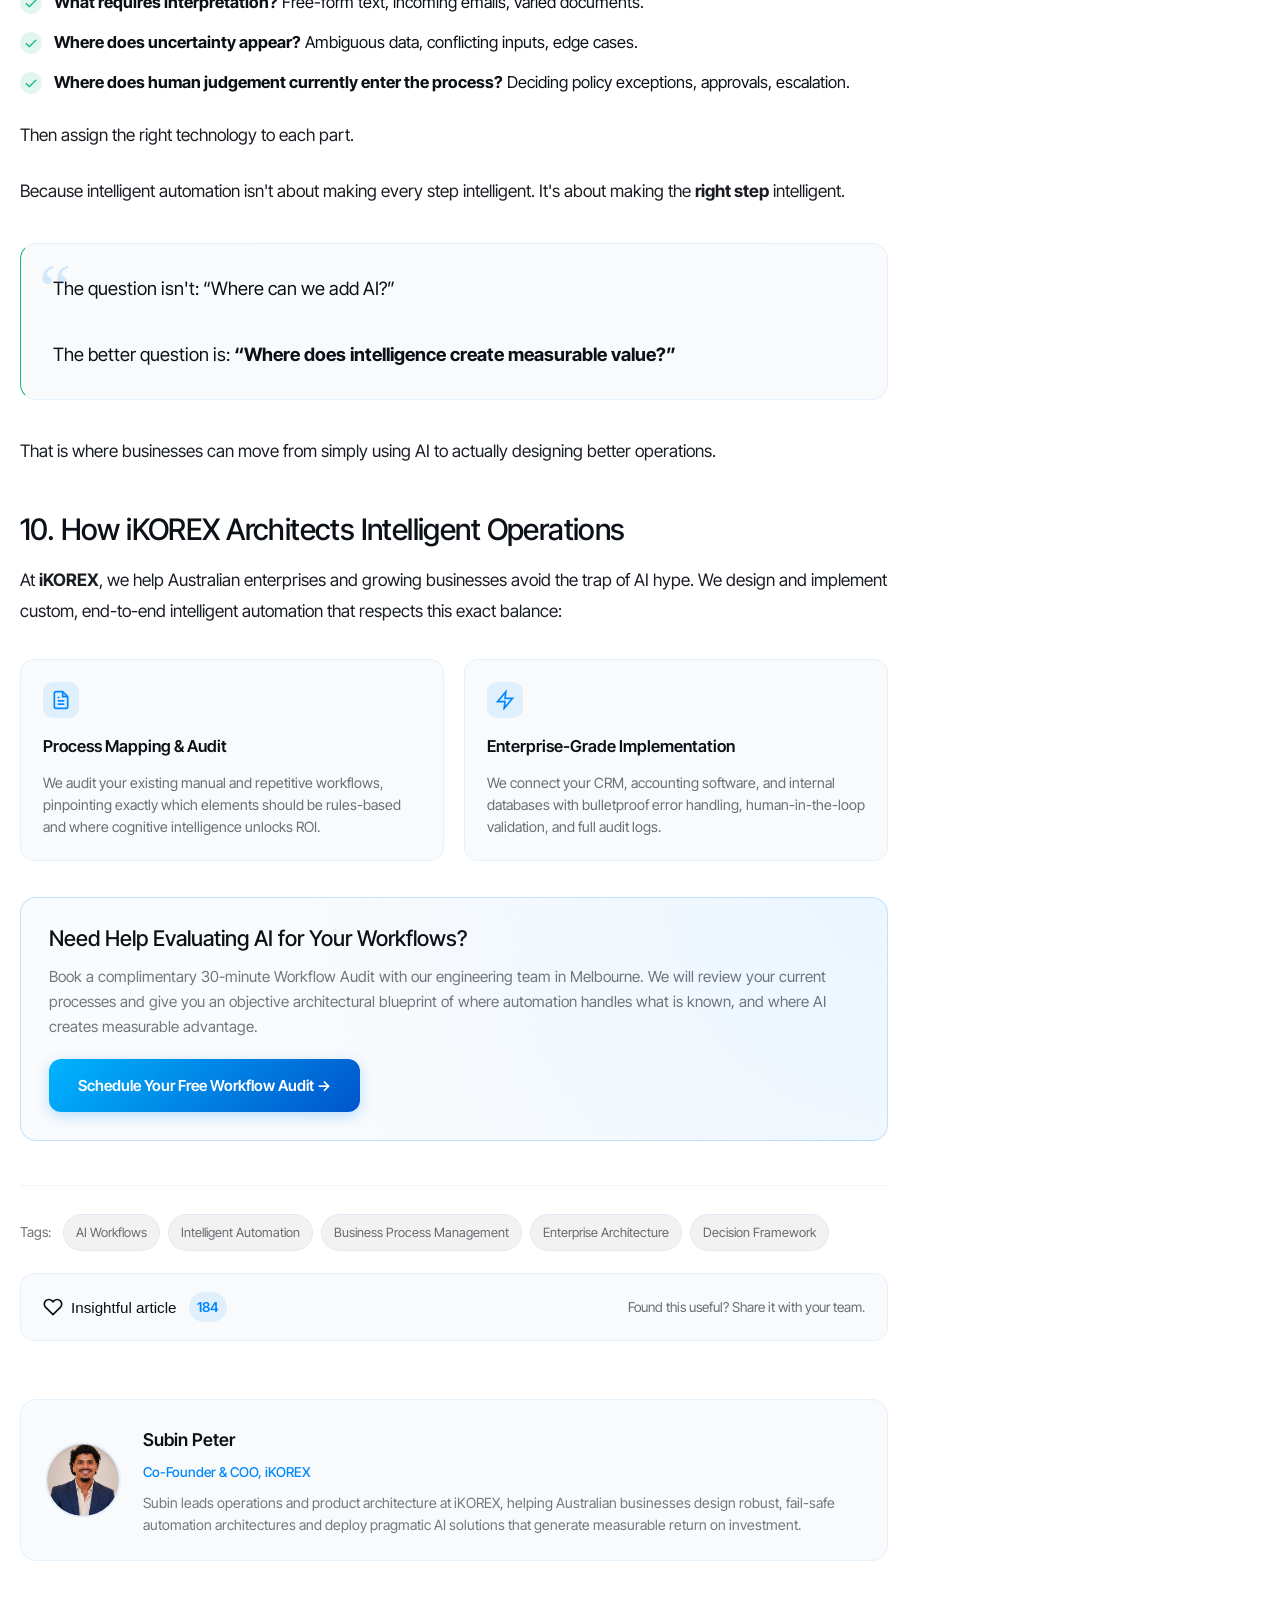
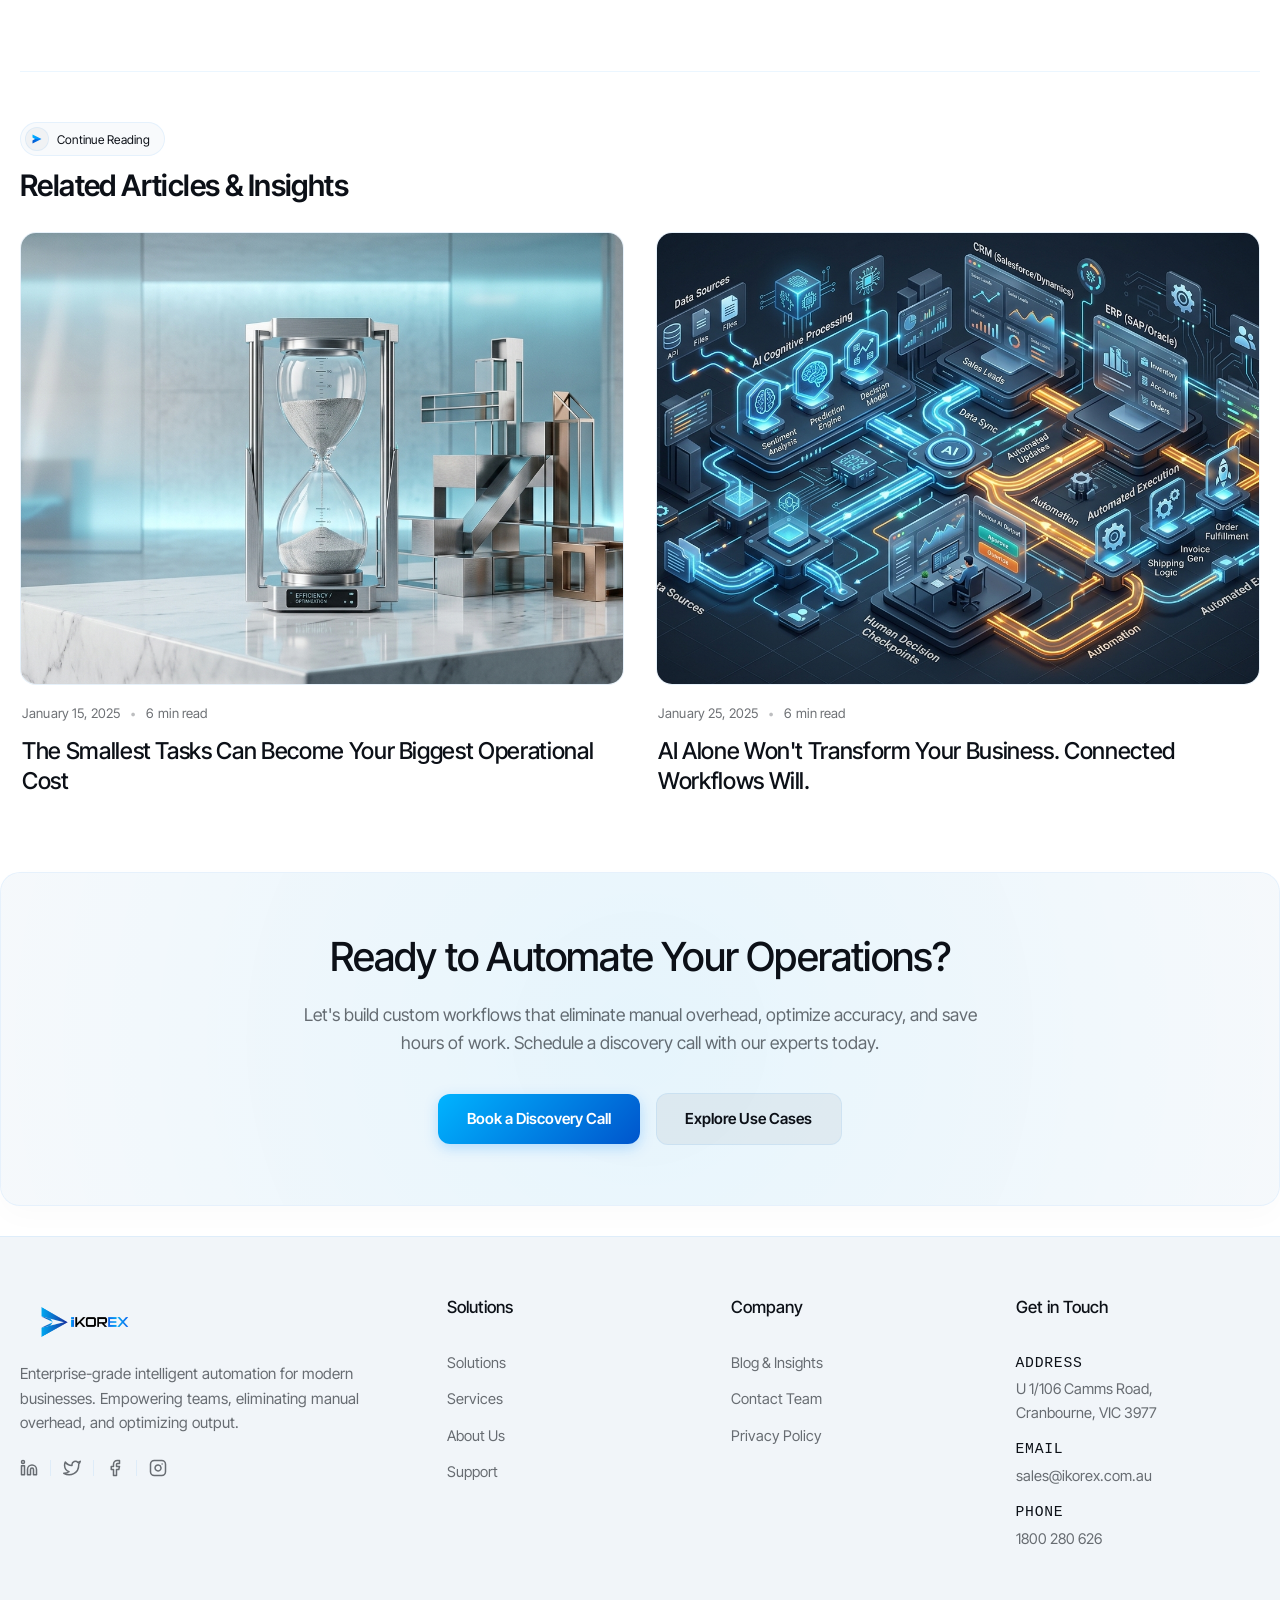
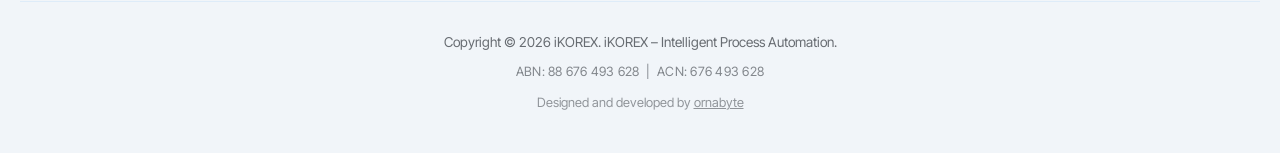
<file: blog-detail-2.html>
<!DOCTYPE html>
<html lang="en">

<head>
  <meta charset="UTF-8">
  <meta name="viewport" content="width=device-width, initial-scale=1.0">
  <title>Before You Add AI to a Workflow, Ask One Question | iKOREX Insights</title>
  <meta name="description"
    content="Why asking 'Where can we add AI?' introduces unnecessary complexity — and how to design smart, reliable business operations by separating predictable automation from cognitive intelligence.">
  <meta name="keywords"
    content="AI workflows, business process automation, enterprise AI, intelligent automation, rules-based automation, workflow design, iKOREX">

  <!-- Inter Tight & Google Fonts -->
  <link rel="preconnect" href="https://fonts.googleapis.com">
  <link rel="preconnect" href="https://fonts.gstatic.com" crossorigin>
  <link
    href="https://fonts.googleapis.com/css2?family=Inter+Tight:ital,wght@0,100..900;1,100..900&family=IBM+Plex+Mono:wght@300;400;500;600;700&display=swap"
    rel="stylesheet">

  <!-- Global Stylesheet -->
  <link rel="stylesheet" href="style.css">
</head>

<body class="antialiased">
  <!-- Theme Init Script -->
  <script>
    (function () {
      try {
        const theme = localStorage.getItem('theme');
        if (theme === 'dark') {
          document.body.classList.add('dark-theme');
        }
      } catch (e) { }
    })();
  </script>

  <!-- Reading Progress Bar -->
  <div class="reading-progress-bar" id="readingProgressBar"></div>

  <!-- Copy Toast Notification -->
  <div class="copy-toast" id="copyToast">
    <svg viewBox="0 0 24 24" width="18" height="18" fill="none" stroke="currentColor" stroke-width="2.5" stroke-linecap="round" stroke-linejoin="round">
      <polyline points="20 6 9 17 4 12"></polyline>
    </svg>
    <span>Article link copied to clipboard!</span>
  </div>

  <!-- Navigation Bar -->
  <header class="navbar">
    <div class="navbar-container">
      <a href="index.html" class="logo">
        <img class="logo-img" src="logo.png" alt="iKOREX Logo">
      </a>

      <!-- Nav Links -->
      <nav class="nav-links">
        <a href="index.html#hero">Home</a>
        <a href="services.html">Services</a>
        <a href="solutions.html">Solutions</a>
        <a href="index.html#blog" class="active">Blog</a>
        <a href="about.html">About</a>
        <a href="contact.html">Contact</a>
        <div class="mobile-cta">
          <a href="index.html#get-started" class="btn btn-primary btn-sm">Start Trial</a>
        </div>
      </nav>

      <!-- Right CTA & Theme Toggle -->
      <div class="nav-cta">
        <button class="theme-toggle-btn" id="themeToggleBtn" aria-label="Toggle theme">
          <svg class="sun-icon" viewBox="0 0 24 24" width="18" height="18" fill="none" stroke="currentColor"
            stroke-width="2">
            <circle cx="12" cy="12" r="5"></circle>
            <line x1="12" y1="1" x2="12" y2="3"></line>
            <line x1="12" y1="21" x2="12" y2="23"></line>
            <line x1="4.22" y1="4.22" x2="5.64" y2="5.64"></line>
            <line x1="18.36" y1="18.36" x2="19.78" y2="19.78"></line>
            <line x1="1" y1="12" x2="3" y2="12"></line>
            <line x1="21" y1="12" x2="23" y2="12"></line>
            <line x1="4.22" y1="19.78" x2="5.64" y2="18.36"></line>
            <line x1="18.36" y1="5.64" x2="19.78" y2="4.22"></line>
          </svg>
          <svg class="moon-icon" viewBox="0 0 24 24" width="18" height="18" fill="none" stroke="currentColor"
            stroke-width="2">
            <path d="M21 12.79A9 9 0 1 1 11.21 3 7 7 0 0 0 21 12.79z"></path>
          </svg>
        </button>
        <a href="index.html#get-started" class="btn btn-primary btn-sm">Start Trial</a>
      </div>

      <!-- Mobile menu trigger -->
      <button class="mobile-menu-btn" aria-label="Toggle menu" id="mobileMenuBtn">
        <svg viewBox="0 0 24 24" width="24" height="24" fill="none" stroke="currentColor" stroke-width="2">
          <line x1="3" y1="12" x2="21" y2="12"></line>
          <line x1="3" y1="6" x2="21" y2="6"></line>
          <line x1="3" y1="18" x2="21" y2="18"></line>
        </svg>
      </button>
    </div>
  </header>

  <!-- Article Hero Header -->
  <header class="article-header-section">
    <div class="grid-overlay"></div>
    <div class="section-container" style="position: relative; z-index: 2;">
      <!-- Breadcrumb navigation -->
      <nav class="article-breadcrumb" aria-label="Breadcrumb">
        <a href="index.html">
          <svg viewBox="0 0 24 24" width="14" height="14" fill="none" stroke="currentColor" stroke-width="2">
            <path d="M3 9l9-7 9 7v11a2 2 0 0 1-2 2H5a2 2 0 0 1-2-2z"></path>
            <polyline points="9 22 9 12 15 12 15 22"></polyline>
          </svg>
          Home
        </a>
        <span class="separator">/</span>
        <a href="index.html#blog">Articles &amp; Insights</a>
        <span class="separator">/</span>
        <span style="color: var(--text-main); font-weight: 500;">Before You Add AI to a Workflow, Ask One Question</span>
      </nav>

      <!-- Eyebrow Badge -->
      <div style="margin-bottom: 20px;">
        <div class="custom-badge">
          <span class="badge-icon-wrapper">
            <svg viewBox="0 0 24 24" fill="none" class="badge-svg">
              <defs>
                <linearGradient id="logo-icon-grad-top-b2" x1="3" y1="3" x2="21" y2="12" gradientUnits="userSpaceOnUse">
                  <stop offset="0%" stop-color="#00b4ff" />
                  <stop offset="100%" stop-color="#0088ff" />
                </linearGradient>
                <linearGradient id="logo-icon-grad-bottom-b2" x1="3" y1="21" x2="21" y2="12" gradientUnits="userSpaceOnUse">
                  <stop offset="0%" stop-color="#0055cc" />
                  <stop offset="100%" stop-color="#0088ff" />
                </linearGradient>
              </defs>
              <path d="M3 3 L21 12 L8 12 L3 9 Z" fill="url(#logo-icon-grad-top-b2)" />
              <path d="M3 21 L21 12 L8 12 L3 15 Z" fill="url(#logo-icon-grad-bottom-b2)" />
            </svg>
          </span>
          <span class="badge-text">iKOREX &bull; Business Process Automation</span>
        </div>
      </div>

      <h1 class="article-headline">Before You Add AI to a Workflow, Ask One Question</h1>
      <p class="article-lead">
        AI is being added to almost every business process. But starting with <em>"Where can we add AI?"</em> introduces complexity where none is needed. Here is how high-performing teams design better operations.
      </p>

      <!-- Author and Meta Row -->
      <div class="article-author-bar">
        <div class="author-info-group">
          <img src="assets/images/Team/subin_peter.png" alt="Subin Peter" class="author-avatar">
          <div class="author-details">
            <span class="author-name">Subin Peter</span>
            <span class="author-role">Co-Founder &amp; COO, iKOREX</span>
          </div>
        </div>

        <div class="article-pub-meta">
          <span><strong style="color: var(--text-main);">Published:</strong> January 20, 2025</span>
          <span class="blog-card-separator">&bull;</span>
          <span><strong style="color: var(--text-main);">Reading Time:</strong> 5 min read</span>
          <span class="blog-card-separator">&bull;</span>
          <span style="color: var(--accent-orange); font-weight: 500;">Workflow Strategy</span>
        </div>

        <div class="article-actions">
          <button class="action-btn" id="shareCopyBtn" aria-label="Copy link to article">
            <svg viewBox="0 0 24 24" width="16" height="16" fill="none" stroke="currentColor" stroke-width="2">
              <path d="M10 13a5 5 0 0 0 7.54.54l3-3a5 5 0 0 0-7.07-7.07l-1.72 1.71"></path>
              <path d="M14 11a5 5 0 0 0-7.54-.54l-3 3a5 5 0 0 0 7.07 7.07l1.71-1.71"></path>
            </svg>
            <span>Share</span>
          </button>
          <a href="https://twitter.com/intent/tweet?text=Before%20You%20Add%20AI%20to%20a%20Workflow%2C%20Ask%20One%20Question&url=" target="_blank" rel="noopener noreferrer" class="action-btn" aria-label="Share on X">
            <svg viewBox="0 0 24 24" width="16" height="16" fill="currentColor">
              <path d="M18.244 2.25h3.308l-7.227 8.26 8.502 11.24H16.17l-5.214-6.817L4.99 21.75H1.68l7.73-8.835L1.254 2.25H8.08l4.713 6.231zm-1.161 17.52h1.833L7.084 4.126H5.117z"/>
            </svg>
          </a>
          <a href="https://www.linkedin.com/sharing/share-offsite/?url=" target="_blank" rel="noopener noreferrer" class="action-btn" aria-label="Share on LinkedIn">
            <svg viewBox="0 0 24 24" width="16" height="16" fill="currentColor">
              <path d="M19 3a2 2 0 0 1 2 2v14a2 2 0 0 1-2 2H5a2 2 0 0 1-2-2V5a2 2 0 0 1 2-2h14m-.5 15.5v-5.3a3.26 3.26 0 0 0-3.26-3.26c-.85 0-1.84.52-2.28 1.3v-1.11h-2.79v8.37h2.79v-4.93c0-.77.62-1.4 1.39-1.4a1.4 1.4 0 0 1 1.4 1.4v4.93h2.75M6.88 8.56a1.68 1.68 0 0 0 1.68-1.68c0-.93-.75-1.69-1.68-1.69a1.69 1.69 0 0 0-1.69 1.69c0 .93.76 1.68 1.69 1.68m1.39 9.94v-8.37H5.5v8.37h2.77z"/>
            </svg>
          </a>
        </div>
      </div>

      <!-- Featured Image Banner -->
      <div class="article-featured-media">
        <img src="assets/images/blog-ai-decision.jpg" alt="Strategic bifurcation gateway illustrating the choice between deterministic rules and cognitive AI" class="article-featured-img">
        <p class="article-img-caption">Figure 1.0: Choosing the right architectural path — balancing deterministic rules with cognitive intelligence.</p>
      </div>
    </div>
  </header>

  <!-- Main Article Body & Sidebar -->
  <section class="article-content-section">
    <div class="section-container article-layout-grid">
      <!-- Left Column: Main Editorial Content -->
      <main class="article-body">
        <p>
          AI is being added to almost every business process.
        </p>
        <p>
          Customer support. Finance. Sales. Operations. Reporting.
        </p>
        <p>
          But there is a fundamental problem with the way many businesses approach it. They start by asking:
        </p>

        <!-- Quote Block -->
        <blockquote class="article-quote">
          &ldquo;Where can we add AI?&rdquo;
        </blockquote>

        <p>
          That sounds innovative. But it is not always the right question.
        </p>
        <p>
          If a workflow already follows the same trigger, the same steps, and the same outcome every single time, adding AI may introduce complexity where none is needed.
        </p>
        <p>
          The smarter question is:
        </p>

        <!-- Quote Block -->
        <blockquote class="article-quote" style="border-left-color: var(--accent-green);">
          &ldquo;Where does intelligence actually improve the workflow?&rdquo;
        </blockquote>

        <!-- Callout Box -->
        <div class="article-callout">
          <div class="callout-header">
            <svg viewBox="0 0 24 24" width="20" height="20" fill="none" stroke="currentColor" stroke-width="2.5">
              <circle cx="12" cy="12" r="10"></circle>
              <line x1="12" y1="8" x2="12" y2="12"></line>
              <line x1="12" y1="16" x2="12.01" y2="16"></line>
            </svg>
            <span>The Strategic Perspective</span>
          </div>
          <div class="callout-body">
            Intelligent automation isn't about making every step intelligent. It's about making the <em>right step</em> intelligent. If a workflow already knows what to do, reliable automation may be enough.
          </div>
        </div>

        <!-- Mobile Quick-Access Table of Contents -->
        <details class="mobile-toc-accordion">
          <summary class="mobile-toc-summary">
            <span class="mobile-toc-title">
              <svg viewBox="0 0 24 24" width="16" height="16" fill="none" stroke="currentColor" stroke-width="2">
                <line x1="8" y1="6" x2="21" y2="6"></line>
                <line x1="8" y1="12" x2="21" y2="12"></line>
                <line x1="8" y1="18" x2="21" y2="18"></line>
                <line x1="3" y1="6" x2="3.01" y2="6"></line>
                <line x1="3" y1="12" x2="3.01" y2="12"></line>
                <line x1="3" y1="18" x2="3.01" y2="18"></line>
              </svg>
              Table of Contents
            </span>
            <svg class="mobile-toc-chevron" viewBox="0 0 24 24" width="18" height="18" fill="none" stroke="currentColor" stroke-width="2">
              <polyline points="6 9 12 15 18 9"></polyline>
            </svg>
          </summary>
          <nav class="toc-list" aria-label="Mobile Table of Contents">
            <a href="#not-every-problem-needs-ai" class="toc-link">1. Not Every Business Problem Needs AI</a>
            <a href="#the-two-questions" class="toc-link">2. The Question That Separates Automation From AI</a>
            <a href="#when-ai-is-unnecessary" class="toc-link">3. When AI Becomes Unnecessary</a>
            <a href="#change-the-scenario" class="toc-link">4. Now Change the Scenario (The Double-Billing Example)</a>
            <a href="#ai-handles-uncertainty" class="toc-link">5. AI Should Handle the Uncertainty</a>
            <a href="#best-workflows-use-both" class="toc-link">6. The Best Workflows May Use Both</a>
            <a href="#better-way-to-design" class="toc-link">7. A Better Way to Design AI Workflows</a>
            <a href="#smartest-workflow" class="toc-link">8. The Smartest Workflow Isn't the One With the Most AI</a>
            <a href="#build-around-problem" class="toc-link">9. Build the Workflow Around the Problem, Not the Technology</a>
            <a href="#how-ikorex-helps" class="toc-link">10. How iKOREX Architects Intelligent Operations</a>
          </nav>
        </details>

        <!-- Section 1 -->
        <h2 id="not-every-problem-needs-ai">1. Not Every Business Problem Needs AI</h2>
        <p>
          Consider a simple, routine customer request:
        </p>
        <p style="font-family: var(--font-mono); font-size: 1.05rem; color: var(--accent-orange); font-weight: 500;">
          &ldquo;I forgot my password.&rdquo;
        </p>
        <p>
          The process is predictable. The system already knows what to do:
        </p>

        <!-- Workflow Step Chain -->
        <div class="workflow-chain">
          <span class="workflow-step">1. Recognise the request</span>
          <span class="workflow-arrow">&rarr;</span>
          <span class="workflow-step">2. Send the correct instructions</span>
          <span class="workflow-arrow">&rarr;</span>
          <span class="workflow-step">3. Update the customer record</span>
          <span class="workflow-arrow">&rarr;</span>
          <span class="workflow-step">4. Mark request completed</span>
        </div>

        <p>
          There is no real decision to make. The instructions are predefined. The expected outcome is clear. The workflow already knows what happens next.
        </p>
        <p>
          So why introduce a heavy AI model to interpret and generate an ad-hoc response?
        </p>
        <p>
          A rules-based automation can execute this workflow consistently, instantly, and with zero hallucination risk. In deterministic workflows:
        </p>
        <p>
          <strong>The goal isn't intelligence. The goal is consistency.</strong>
        </p>

        <!-- Section 2 -->
        <h2 id="the-two-questions">2. The Question That Separates Automation From AI</h2>
        <p>
          When evaluating any operational business process, ask two fundamental questions:
        </p>

        <!-- Bento Grid for 2 questions -->
        <div class="article-bento-grid">
          <div class="article-bento-item">
            <div class="bento-item-icon">
              <svg viewBox="0 0 24 24" width="20" height="20" fill="none" stroke="currentColor" stroke-width="2">
                <polyline points="22 12 18 12 15 21 9 3 6 12 2 12"></polyline>
              </svg>
            </div>
            <div class="bento-item-title">Question 1: Is the process predictable?</div>
            <div class="bento-item-desc">
              Does it have:
              <ul style="margin: 8px 0 0 16px; padding: 0;">
                <li>The same trigger?</li>
                <li>The same steps?</li>
                <li>The same expected outcome?</li>
              </ul>
              <div style="margin-top: 10px; color: var(--accent-orange); font-weight: 600;">
                &rarr; Traditional workflow automation is the appropriate approach.
              </div>
            </div>
          </div>

          <div class="article-bento-item">
            <div class="bento-item-icon" style="color: #a855f7; background: rgba(168, 85, 247, 0.1);">
              <svg viewBox="0 0 24 24" width="20" height="20" fill="none" stroke="currentColor" stroke-width="2">
                <circle cx="12" cy="12" r="10"></circle>
                <path d="M9.09 9a3 3 0 0 1 5.83 1c0 2-3 3-3 3"></path>
                <line x1="12" y1="17" x2="12.01" y2="17"></line>
              </svg>
            </div>
            <div class="bento-item-title">Question 2: Does the situation require interpretation?</div>
            <div class="bento-item-desc">
              Does the system need to understand something not clearly defined? Does the input vary significantly? Does the correct response depend on context?
              <div style="margin-top: 10px; color: #a855f7; font-weight: 600;">
                &rarr; This is where AI starts adding genuine value.
              </div>
            </div>
          </div>
        </div>

        <p>
          This gives businesses a simple, actionable decision framework:
        </p>

        <!-- Calculation / Rule Box -->
        <div class="calc-formula-card">
          <div class="calc-formula-title">
            <svg viewBox="0 0 24 24" width="18" height="18" fill="none" stroke="currentColor" stroke-width="2">
              <path d="M14 2H6a2 2 0 0 0-2 2v16a2 2 0 0 0 2 2h12a2 2 0 0 0 2-2V8z"></path>
              <polyline points="14 2 14 8 20 8"></polyline>
            </svg>
            The Core Decision Framework
          </div>
          <div class="calc-formula-code">
Predictable process               &rarr;  Automation
Variable, context-dependent problem  &rarr;  AI
          </div>
          <div class="calc-formula-result">
            The distinction is simple, but it prevents businesses from solving straightforward problems with unnecessarily complex technology.
          </div>
        </div>

        <!-- Inline Figure 2.0 -->
        <div class="article-featured-media" style="margin: 36px 0;">
          <img src="assets/images/blog-ai-decision-matrix.jpg" alt="Decision Framework Overview showing Predictable Automation ordered flow alongside Cognitive AI Intelligence adaptive reasoning" class="article-featured-img">
          <p class="article-img-caption">Figure 2.0: The Decision Framework Matrix — mapping predictable execution vs cognitive reasoning.</p>
        </div>

        <!-- Section 3 -->
        <h2 id="when-ai-is-unnecessary">3. When AI Becomes Unnecessary</h2>
        <p>
          Consider a workflow that receives a standard request and performs a fixed sequence of actions.
        </p>
        <p>
          If AI has to:
        </p>

        <div class="workflow-chain">
          <span class="workflow-step">Read</span>
          <span class="workflow-arrow">&rarr;</span>
          <span class="workflow-step">Analyse</span>
          <span class="workflow-arrow">&rarr;</span>
          <span class="workflow-step">Interpret</span>
          <span class="workflow-arrow">&rarr;</span>
          <span class="workflow-step">Generate</span>
        </div>

        <p>
          ...for something that already follows predefined rules, you are using expensive cognitive intelligence where the process doesn't require it.
        </p>
        <p>
          The key question is not whether AI <em>can</em> perform the task.
        </p>
        <p>
          <strong>It is whether AI needs to perform the task.</strong>
        </p>
        <p>
          If the workflow already knows what to do, reliable automation is enough. AI should have a clear job. And that job should involve something the workflow cannot reliably determine through predefined rules alone.
        </p>

        <!-- Section 4 -->
        <h2 id="change-the-scenario">4. Now Change the Scenario (The Double-Billing Example)</h2>
        <p>
          Now, imagine a customer sends a completely different type of message:
        </p>

        <!-- Comparison Grid -->
        <div class="scenario-comparison-grid">
          <div class="scenario-card automation">
            <span class="scenario-badge automation">Fixed Predictable Input</span>
            <div class="scenario-quote">
              &ldquo;Reset my password.&rdquo;
            </div>
            <ul class="scenario-list">
              <li>&bull; Fully predictable request format</li>
              <li>&bull; Clear predefined execution path</li>
              <li>&bull; Solved cleanly with deterministic automation</li>
            </ul>
          </div>

          <div class="scenario-card ai">
            <span class="scenario-badge ai">Variable Contextual Input</span>
            <div class="scenario-quote">
              &ldquo;I've been charged twice, but the amount on my statement doesn't match the invoice, and I think the payment from last month may also be incorrect.&rdquo;
            </div>
            <ul class="scenario-list">
              <li>&bull; Unstructured, multi-issue natural language</li>
              <li>&bull; Involves discrepancies across multiple billing cycles</li>
              <li>&bull; Requires semantic understanding and contextual lookup</li>
            </ul>
          </div>
        </div>

        <p>
          Now the workflow has an entirely different problem. The message isn't neatly labelled. The details can vary wildly. The correct response depends on the surrounding context.
        </p>
        <p>
          The system may need to determine:
        </p>
        <ul class="article-checklist">
          <li>
            <span class="checklist-icon">&check;</span>
            <span><strong>What actually happened?</strong> Decoupling customer emotion from factual events.</span>
          </li>
          <li>
            <span class="checklist-icon">&check;</span>
            <span><strong>What is the customer's real issue?</strong> Overcharge vs statement mismatch vs prior month lag.</span>
          </li>
          <li>
            <span class="checklist-icon">&check;</span>
            <span><strong>Which information matters?</strong> Filtering invoice IDs, timestamps, and payment gateway references.</span>
          </li>
          <li>
            <span class="checklist-icon">&check;</span>
            <span><strong>Which records need to be checked?</strong> Querying ERP, Stripe, and customer transaction logs.</span>
          </li>
          <li>
            <span class="checklist-icon">&check;</span>
            <span><strong>What response is appropriate?</strong> Crafting an accurate, personalized reconciliation response.</span>
          </li>
        </ul>

        <p>
          This is no longer simply:
        </p>
        <div class="workflow-chain" style="background: rgba(0, 180, 255, 0.05); border-color: rgba(0, 180, 255, 0.2);">
          <span class="workflow-step">Trigger</span>
          <span class="workflow-arrow">&rarr;</span>
          <span class="workflow-step">Rule</span>
          <span class="workflow-arrow">&rarr;</span>
          <span class="workflow-step">Action</span>
        </div>

        <p>
          It becomes a cognitive reasoning loop:
        </p>
        <div class="workflow-chain" style="background: rgba(168, 85, 247, 0.05); border-color: rgba(168, 85, 247, 0.2);">
          <span class="workflow-step" style="color: #a855f7; border-color: rgba(168, 85, 247, 0.3);">Understand</span>
          <span class="workflow-arrow">&rarr;</span>
          <span class="workflow-step" style="color: #a855f7; border-color: rgba(168, 85, 247, 0.3);">Interpret</span>
          <span class="workflow-arrow">&rarr;</span>
          <span class="workflow-step" style="color: #a855f7; border-color: rgba(168, 85, 247, 0.3);">Determine</span>
          <span class="workflow-arrow">&rarr;</span>
          <span class="workflow-step" style="color: #a855f7; border-color: rgba(168, 85, 247, 0.3);">Respond</span>
        </div>

        <p>
          <strong>That is where AI becomes useful.</strong>
        </p>

        <!-- Section 5 -->
        <h2 id="ai-handles-uncertainty">5. AI Should Handle the Uncertainty</h2>
        <p>
          This is the part businesses often overlook:
        </p>
        <p>
          <strong>AI is valuable when the system has to deal with variation.</strong>
        </p>
        <p>
          Consider another comparison in account access:
        </p>
        <div class="scenario-comparison-grid">
          <div class="scenario-card automation">
            <span class="scenario-badge automation">Fixed Input</span>
            <div class="scenario-quote">&ldquo;Reset my password.&rdquo;</div>
            <p style="font-size: 0.9rem; color: var(--text-muted); margin: 0;">A predefined deterministic workflow handles it flawlessly in milliseconds.</p>
          </div>
          <div class="scenario-card ai">
            <span class="scenario-badge ai">Variable Input</span>
            <div class="scenario-quote">&ldquo;I can't access my account. I tried resetting my password twice, but I'm still locked out and I'm not sure whether the issue is with my email or the account itself.&rdquo;</div>
            <p style="font-size: 0.9rem; color: var(--text-muted); margin: 0;">Now the system has to understand the message and determine what is actually happening behind the scenes.</p>
          </div>
        </div>

        <p>
          The technology required is different because the underlying problem is different.
        </p>
        <p>
          The goal isn't to make every single workflow intelligent. <strong>The goal is to introduce intelligence where the workflow encounters uncertainty.</strong>
        </p>

        <!-- Section 6 -->
        <h2 id="best-workflows-use-both">6. The Best Workflows May Use Both (Division of Responsibility)</h2>
        <p>
          This doesn't have to be an &ldquo;AI versus automation&rdquo; decision.
        </p>
        <p>
          In many real-world enterprise workflows, the strongest architecture deliberately combines both into an orchestrated system.
        </p>

        <!-- Responsibility Grid -->
        <div class="responsibility-grid">
          <div class="responsibility-card known">
            <div class="responsibility-header">
              <div class="responsibility-icon">
                <svg viewBox="0 0 24 24" width="22" height="22" fill="none" stroke="currentColor" stroke-width="2">
                  <rect x="2" y="3" width="20" height="14" rx="2" ry="2"></rect>
                  <line x1="8" y1="21" x2="16" y2="21"></line>
                  <line x1="12" y1="17" x2="12" y2="21"></line>
                </svg>
              </div>
              <div>
                <div class="responsibility-title">Automation Handles What Is Known</div>
                <div class="responsibility-subtitle">Deterministic &bull; Fast &bull; Predictable</div>
              </div>
            </div>
            <ul class="responsibility-items">
              <li><span class="responsibility-bullet"></span>Receive the inbound request</li>
              <li><span class="responsibility-bullet"></span>Retrieve customer data from the CRM</li>
              <li><span class="responsibility-bullet"></span>Update database records &amp; systems</li>
              <li><span class="responsibility-bullet"></span>Send transactional notifications</li>
              <li><span class="responsibility-bullet"></span>Record the audit log and outcome</li>
            </ul>
          </div>

          <div class="responsibility-card understood">
            <div class="responsibility-header">
              <div class="responsibility-icon">
                <svg viewBox="0 0 24 24" width="22" height="22" fill="none" stroke="currentColor" stroke-width="2">
                  <path d="M12 2a8 8 0 0 0-8 8c0 3.5 2 6 4 7.5V20a2 2 0 0 0 2 2h4a2 2 0 0 0 2-2v-2.5c2-1.5 4-4 4-7.5a8 8 0 0 0-8-8z"></path>
                  <line x1="10" y1="22" x2="14" y2="22"></line>
                </svg>
              </div>
              <div>
                <div class="responsibility-title">AI Helps With What Needs to Be Understood</div>
                <div class="responsibility-subtitle">Cognitive &bull; Contextual &bull; Adaptive</div>
              </div>
            </div>
            <ul class="responsibility-items">
              <li><span class="responsibility-bullet"></span>Understand unstructured customer messages</li>
              <li><span class="responsibility-bullet"></span>Classify the underlying issue intent</li>
              <li><span class="responsibility-bullet"></span>Interpret ambiguous context &amp; sentiment</li>
              <li><span class="responsibility-bullet"></span>Extract relevant entities &amp; references</li>
              <li><span class="responsibility-bullet"></span>Help determine the appropriate next response</li>
            </ul>
          </div>
        </div>

        <!-- Inline Figure 3.0 -->
        <div class="article-featured-media" style="margin: 36px 0;">
          <img src="assets/images/blog-ai-hybrid-architecture.jpg" alt="Hybrid Workflow Architecture 3D rendering showing predictable data pipeline on the left, AI contextual understanding and decision engine in the center, and verified outcomes on the right" class="article-featured-img">
          <p class="article-img-caption">Figure 3.0: The Hybrid Workflow Architecture — deterministic data pipelines working alongside an AI contextual decision engine.</p>
        </div>

        <p>
          This creates a more deliberate, resilient division of responsibility:
        </p>

        <blockquote class="article-quote" style="border-left-color: var(--accent-orange); font-size: 1.15rem;">
          &ldquo;Automation handles what is known. AI helps with what needs to be understood.&rdquo;
        </blockquote>

        <!-- Section 7 -->
        <h2 id="better-way-to-design">7. A Better Way to Design AI Workflows</h2>
        <p>
          Instead of starting with:
        </p>
        <p style="color: var(--text-muted); font-size: 1rem; font-style: italic;">
          &ldquo;Where can we add AI?&rdquo;
        </p>
        <p>
          Start with:
        </p>
        <p style="color: var(--text-main); font-size: 1.15rem; font-weight: 600;">
          &ldquo;Where does human-like judgement improve this workflow?&rdquo;
        </p>
        <p>
          That shift changes the entire conversation.
        </p>
        <p>
          You stop looking for opportunities to merely insert AI tools. <strong>You start looking for decision points.</strong>
        </p>

        <!-- Checklist of Diagnostic Questions -->
        <div class="consultation-feature-card" style="margin: 28px 0;">
          <h3 style="display: flex; align-items: center; gap: 10px;">
            <svg viewBox="0 0 24 24" width="22" height="22" fill="none" stroke="currentColor" stroke-width="2.5">
              <polygon points="12 2 15.09 8.26 22 9.27 17 14.14 18.18 21.02 12 17.77 5.82 21.02 7 14.14 2 9.27 8.91 8.26 12 2"></polygon>
            </svg>
            The Workflow Decision Checklist
          </h3>
          <p style="margin-bottom: 16px;">Run any candidate workflow through these 5 diagnostic filters:</p>
          <ul class="article-checklist" style="margin: 0;">
            <li>
              <span class="checklist-icon">&check;</span>
              <span><strong>Is the input predictable?</strong> If yes, automate it.</span>
            </li>
            <li>
              <span class="checklist-icon">&check;</span>
              <span><strong>Are the rules already known?</strong> If yes, automate them.</span>
            </li>
            <li>
              <span class="checklist-icon">&check;</span>
              <span><strong>Does the system need to interpret ambiguous information?</strong> Consider AI.</span>
            </li>
            <li>
              <span class="checklist-icon">&check;</span>
              <span><strong>Does the correct response depend on context?</strong> Consider AI.</span>
            </li>
            <li>
              <span class="checklist-icon">&check;</span>
              <span><strong>Can the expected outcome be defined in advance?</strong> If yes, a rules-based workflow may be enough.</span>
            </li>
          </ul>
        </div>

        <p>
          This is the kind of practical thinking that turns AI from an expensive technology experiment into an indispensable operational tool.
        </p>

        <!-- Section 8 -->
        <h2 id="smartest-workflow">8. The Smartest Workflow Isn't the One With the Most AI</h2>
        <p>
          More AI does not automatically mean a better workflow.
        </p>
        <p>
          A workflow can be technically impressive, laden with multi-agent orchestration and large language models, and still be unnecessarily fragile, expensive, and complicated.
        </p>
        <p>
          The objective should be simpler:
        </p>

        <!-- Callout Box -->
        <div class="article-callout" style="border-left-color: var(--accent-orange);">
          <div class="callout-header">
            <svg viewBox="0 0 24 24" width="20" height="20" fill="none" stroke="currentColor" stroke-width="2.5">
              <polygon points="12 2 15.09 8.26 22 9.27 17 14.14 18.18 21.02 12 17.77 5.82 21.02 7 14.14 2 9.27 8.91 8.26 12 2"></polygon>
            </svg>
            <span>The Simplicity Principle</span>
          </div>
          <div class="callout-body">
            <strong>Use the simplest technology that reliably solves the problem.</strong><br>
            • If the process is known, automate it.<br>
            • If the answer depends on understanding, use AI.<br>
            • If the workflow contains both, combine them deliberately.
          </div>
        </div>

        <p>
          The smartest workflow isn't the one with AI everywhere. It's the one that uses AI where intelligence creates a genuine competitive advantage.
        </p>

        <!-- Section 9 -->
        <h2 id="build-around-problem">9. Build the Workflow Around the Problem, Not the Technology</h2>
        <p>
          Before introducing AI into an existing business process, map the workflow thoroughly.
        </p>
        <p>
          Identify:
        </p>
        <ul class="article-checklist">
          <li>
            <span class="checklist-icon">&check;</span>
            <span><strong>What is predictable?</strong> Steps that require no human interpretation.</span>
          </li>
          <li>
            <span class="checklist-icon">&check;</span>
            <span><strong>What is repetitive?</strong> Tasks performed the exact same way dozens of times weekly.</span>
          </li>
          <li>
            <span class="checklist-icon">&check;</span>
            <span><strong>What requires interpretation?</strong> Free-form text, incoming emails, varied documents.</span>
          </li>
          <li>
            <span class="checklist-icon">&check;</span>
            <span><strong>Where does uncertainty appear?</strong> Ambiguous data, conflicting inputs, edge cases.</span>
          </li>
          <li>
            <span class="checklist-icon">&check;</span>
            <span><strong>Where does human judgement currently enter the process?</strong> Deciding policy exceptions, approvals, escalation.</span>
          </li>
        </ul>

        <p>
          Then assign the right technology to each part.
        </p>
        <p>
          Because intelligent automation isn't about making every step intelligent. It's about making the <strong>right step</strong> intelligent.
        </p>

        <blockquote class="article-quote" style="border-left-color: var(--accent-green); font-size: 1.15rem;">
          The question isn't: &ldquo;Where can we add AI?&rdquo;<br><br>
          The better question is: <strong>&ldquo;Where does intelligence create measurable value?&rdquo;</strong>
        </blockquote>

        <p>
          That is where businesses can move from simply using AI to actually designing better operations.
        </p>

        <!-- Section 10 -->
        <h2 id="how-ikorex-helps">10. How iKOREX Architects Intelligent Operations</h2>
        <p>
          At <strong>iKOREX</strong>, we help Australian enterprises and growing businesses avoid the trap of AI hype. We design and implement custom, end-to-end intelligent automation that respects this exact balance:
        </p>

        <div class="article-bento-grid">
          <div class="article-bento-item">
            <div class="bento-item-icon">
              <svg viewBox="0 0 24 24" width="20" height="20" fill="none" stroke="currentColor" stroke-width="2">
                <path d="M14 2H6a2 2 0 0 0-2 2v16a2 2 0 0 0 2 2h12a2 2 0 0 0 2-2V8z"></path>
                <polyline points="14 2 14 8 20 8"></polyline>
                <line x1="16" y1="13" x2="8" y2="13"></line>
                <line x1="16" y1="17" x2="8" y2="17"></line>
                <polyline points="10 9 9 9 8 9"></polyline>
              </svg>
            </div>
            <div class="bento-item-title">Process Mapping &amp; Audit</div>
            <div class="bento-item-desc">We audit your existing manual and repetitive workflows, pinpointing exactly which elements should be rules-based and where cognitive intelligence unlocks ROI.</div>
          </div>

          <div class="article-bento-item">
            <div class="bento-item-icon">
              <svg viewBox="0 0 24 24" width="20" height="20" fill="none" stroke="currentColor" stroke-width="2">
                <polygon points="13 2 3 14 12 14 11 22 21 10 12 10 13 2"></polygon>
              </svg>
            </div>
            <div class="bento-item-title">Enterprise-Grade Implementation</div>
            <div class="bento-item-desc">We connect your CRM, accounting software, and internal databases with bulletproof error handling, human-in-the-loop validation, and full audit logs.</div>
          </div>
        </div>

        <!-- Consultation Card -->
        <div class="consultation-feature-card">
          <h3>Need Help Evaluating AI for Your Workflows?</h3>
          <p>
            Book a complimentary 30-minute Workflow Audit with our engineering team in Melbourne. We will review your current processes and give you an objective architectural blueprint of where automation handles what is known, and where AI creates measurable advantage.
          </p>
          <a href="contact.html" class="btn btn-primary">Schedule Your Free Workflow Audit &rarr;</a>
        </div>

        <!-- Article Footer Meta & Reactions -->
        <div class="article-footer-meta">
          <div class="article-tags">
            <span style="font-size: 0.85rem; color: var(--text-muted); align-self: center; margin-right: 4px;">Tags:</span>
            <a href="index.html#blog" class="article-tag">AI Workflows</a>
            <a href="index.html#blog" class="article-tag">Intelligent Automation</a>
            <a href="index.html#blog" class="article-tag">Business Process Management</a>
            <a href="index.html#blog" class="article-tag">Enterprise Architecture</a>
            <a href="index.html#blog" class="article-tag">Decision Framework</a>
          </div>

          <!-- Interactive Reaction Row -->
          <div class="article-reaction-row">
            <div style="display: flex; align-items: center; gap: 12px;">
              <button class="reaction-btn" id="reactionBtn" aria-label="Was this article helpful?">
                <svg id="reactionHeart" viewBox="0 0 24 24" width="20" height="20" fill="none" stroke="currentColor" stroke-width="2">
                  <path d="M20.84 4.61a5.5 5.5 0 0 0-7.78 0L12 5.67l-1.06-1.06a5.5 5.5 0 0 0-7.78 7.78l1.06 1.06L12 21.23l7.78-7.78 1.06-1.06a5.5 5.5 0 0 0 0-7.78z"></path>
                </svg>
                <span>Insightful article</span>
              </button>
              <span class="reaction-count" id="reactionCount">184</span>
            </div>

            <div style="font-size: 0.85rem; color: var(--text-muted);">
              Found this useful? Share it with your team.
            </div>
          </div>

          <!-- Author Bio Card -->
          <div class="author-box-card">
            <img src="assets/images/Team/subin_peter.png" alt="Subin Peter" class="author-box-img">
            <div>
              <div style="font-weight: 600; font-size: 1.1rem; color: var(--text-main); margin-bottom: 4px;">Subin Peter</div>
              <div style="font-size: 0.85rem; color: var(--accent-orange); margin-bottom: 8px; font-weight: 500;">Co-Founder &amp; COO, iKOREX</div>
              <p style="font-size: 0.88rem; color: var(--text-muted); line-height: 1.55; margin: 0;">
                Subin leads operations and product architecture at iKOREX, helping Australian businesses design robust, fail-safe automation architectures and deploy pragmatic AI solutions that generate measurable return on investment.
              </p>
            </div>
          </div>
        </div>
      </main>

      <!-- Right Column: Sticky Sidebar -->
      <aside class="article-sidebar">
        <!-- Table of Contents Widget -->
        <div class="sidebar-widget">
          <div class="widget-title">Table of Contents</div>
          <nav class="toc-list" aria-label="Table of contents">
            <a href="#not-every-problem-needs-ai" class="toc-link">1. Not Every Problem Needs AI</a>
            <a href="#the-two-questions" class="toc-link">2. The Question That Separates Automation From AI</a>
            <a href="#when-ai-is-unnecessary" class="toc-link">3. When AI Becomes Unnecessary</a>
            <a href="#change-the-scenario" class="toc-link">4. Change the Scenario (The Double-Billing Example)</a>
            <a href="#ai-handles-uncertainty" class="toc-link">5. AI Should Handle Uncertainty</a>
            <a href="#best-workflows-use-both" class="toc-link">6. The Best Workflows Use Both</a>
            <a href="#better-way-to-design" class="toc-link">7. A Better Way to Design AI Workflows</a>
            <a href="#smartest-workflow" class="toc-link">8. The Smartest Workflow Isn't the Most AI</a>
            <a href="#build-around-problem" class="toc-link">9. Build Around the Problem</a>
            <a href="#how-ikorex-helps" class="toc-link">10. How iKOREX Helps</a>
          </nav>
        </div>

        <!-- Reading Metrics Widget -->
        <div class="sidebar-widget">
          <div class="widget-title">Article Summary</div>
          <div style="display: flex; flex-direction: column; gap: 14px; font-size: 0.88rem;">
            <div style="display: flex; justify-content: space-between; border-bottom: 1px solid var(--border-color); padding-bottom: 8px;">
              <span style="color: var(--text-muted);">Format</span>
              <span style="font-weight: 500; color: var(--text-main);">Strategic Guide</span>
            </div>
            <div style="display: flex; justify-content: space-between; border-bottom: 1px solid var(--border-color); padding-bottom: 8px;">
              <span style="color: var(--text-muted);">Est. Reading Time</span>
              <span style="font-weight: 500; color: var(--text-main);">5 Minutes</span>
            </div>
            <div style="display: flex; justify-content: space-between; border-bottom: 1px solid var(--border-color); padding-bottom: 8px;">
              <span style="color: var(--text-muted);">Target Audience</span>
              <span style="font-weight: 500; color: var(--text-main);">COOs, CTOs &amp; Leaders</span>
            </div>
            <div style="display: flex; justify-content: space-between;">
              <span style="color: var(--text-muted);">Core Framework</span>
              <span style="font-weight: 500; color: var(--accent-orange);">Hybrid AI Architecture</span>
            </div>
          </div>
        </div>

        <!-- Sidebar CTA Widget -->
        <div class="sidebar-cta-widget">
          <h4>Start With a Free Workflow Audit</h4>
          <p>Discover which of your operational tasks should be automated and where AI creates measurable value.</p>
          <a href="contact.html" class="btn btn-primary btn-sm" style="width: 100%; justify-content: center;">Book 30-Min Audit</a>
        </div>
      </aside>
    </div>
  </section>

  <!-- Related Articles Section -->
  <section class="section-container" style="padding-top: 20px; padding-bottom: 60px;">
    <div style="border-top: 1px solid var(--border-color); padding-top: 50px;">
      <div style="margin-bottom: 28px;">
        <div class="custom-badge" style="margin-bottom: 12px;">
          <span class="badge-icon-wrapper">
            <svg viewBox="0 0 24 24" fill="none" class="badge-svg">
              <path d="M3 3 L21 12 L8 12 L3 9 Z" fill="url(#logo-icon-grad-top-b2)" />
              <path d="M3 21 L21 12 L8 12 L3 15 Z" fill="url(#logo-icon-grad-bottom-b2)" />
            </svg>
          </span>
          <span class="badge-text">Continue Reading</span>
        </div>
        <h2 style="font-size: 1.85rem; font-weight: 600; color: var(--text-main); letter-spacing: -0.02em;">Related Articles &amp; Insights</h2>
      </div>

      <div class="related-articles-grid">
        <!-- Related Card 1: Blog 1 -->
        <article class="blog-card">
          <a href="blog-detail.html" class="blog-card-link">
            <div class="blog-card-img-wrap">
              <img src="assets/images/blog-operational-cost.jpg" alt="The Smallest Tasks Can Become Your Biggest Operational Cost" class="blog-card-img" loading="lazy">
            </div>
            <div class="blog-card-content">
              <div class="blog-card-meta">
                <span class="blog-card-date">January 15, 2025</span>
                <span class="blog-card-separator">&bull;</span>
                <span class="blog-card-read">6 min read</span>
              </div>
              <h3 class="blog-card-title">The Smallest Tasks Can Become Your Biggest Operational Cost</h3>
            </div>
          </a>
        </article>

        <!-- Related Card 2: Blog 3 -->
        <article class="blog-card">
          <a href="blog-detail-3.html" class="blog-card-link">
            <div class="blog-card-img-wrap">
              <img src="assets/images/blog-connected-workflows.jpg" alt="AI Alone Won't Transform Your Business. Connected Workflows Will." class="blog-card-img" loading="lazy">
            </div>
            <div class="blog-card-content">
              <div class="blog-card-meta">
                <span class="blog-card-date">January 25, 2025</span>
                <span class="blog-card-separator">&bull;</span>
                <span class="blog-card-read">6 min read</span>
              </div>
              <h3 class="blog-card-title">AI Alone Won't Transform Your Business. Connected Workflows Will.</h3>
            </div>
          </a>
        </article>
      </div>
    </div>
  </section>

  <!-- Pre-Footer CTA Section -->
  <section class="cta-section" id="get-started">
    <div class="section-container">
      <div class="cta-card">
        <div class="cta-glow"></div>
        <div class="cta-content">
          <h2 class="cta-title">Ready to Automate Your Operations?</h2>
          <p class="cta-description">Let's build custom workflows that eliminate manual overhead, optimize accuracy, and
            save hours of work. Schedule a discovery call with our experts today.</p>
          <div class="cta-actions">
            <a href="contact.html" class="btn btn-primary">Book a Discovery Call</a>
            <a href="solutions.html" class="btn btn-secondary">Explore Use Cases</a>
          </div>
        </div>
      </div>
    </div>
  </section>

  <!-- Footer -->
  <footer class="footer" id="contact">
    <div class="section-container footer-grid">
      <div class="footer-brand">
        <a href="index.html" class="logo">
          <img class="logo-img" src="logo.png" alt="iKOREX Logo">
        </a>
        <p class="brand-desc">Enterprise-grade intelligent automation for modern businesses. Empowering teams,
          eliminating manual overhead, and optimizing output.</p>
        <div class="footer-socials">
          <a href="#" class="social-link" aria-label="LinkedIn">
            <svg viewBox="0 0 24 24" width="18" height="18" fill="none" stroke="currentColor" stroke-width="2"
              stroke-linecap="round" stroke-linejoin="round">
              <path d="M16 8a6 6 0 0 1 6 6v7h-4v-7a2 2 0 0 0-2-2 2 2 0 0 0-2 2v7h-4v-7a6 6 0 0 1 6-6z"></path>
              <rect x="2" y="9" width="4" height="12"></rect>
              <circle cx="4" cy="4" r="2"></circle>
            </svg>
          </a>
          <div class="social-divider"></div>
          <a href="#" class="social-link" aria-label="Twitter">
            <svg viewBox="0 0 24 24" width="18" height="18" fill="none" stroke="currentColor" stroke-width="2"
              stroke-linecap="round" stroke-linejoin="round">
              <path
                d="M23 3a10.9 10.9 0 0 1-3.14 1.53 4.48 4.48 0 0 0-7.86 3v1A10.66 10.66 0 0 1 3 4s-4 9 5 13a11.64 11.64 0 0 1-7 2c9 5 20 0 20-11.5a4.5 4.5 0 0 0-.08-.83A7.72 7.72 0 0 0 23 3z">
              </path>
            </svg>
          </a>
          <div class="social-divider"></div>
          <a href="#" class="social-link" aria-label="Facebook">
            <svg viewBox="0 0 24 24" width="18" height="18" fill="none" stroke="currentColor" stroke-width="2"
              stroke-linecap="round" stroke-linejoin="round">
              <path d="M18 2h-3a5 5 0 0 0-5 5v3H7v4h3v8h4v-8h3l1-4h-4V7a1 1 0 0 1 1-1h3z"></path>
            </svg>
          </a>
          <div class="social-divider"></div>
          <a href="#" class="social-link" aria-label="Instagram">
            <svg viewBox="0 0 24 24" width="18" height="18" fill="none" stroke="currentColor" stroke-width="2"
              stroke-linecap="round" stroke-linejoin="round">
              <rect x="2" y="2" width="20" height="20" rx="5" ry="5"></rect>
              <path d="M16 11.37A4 4 0 1 1 12.63 8 4 4 0 0 1 16 11.37z"></path>
              <line x1="17.5" y1="6.5" x2="17.51" y2="6.5"></line>
            </svg>
          </a>
        </div>
      </div>
      <div class="footer-links">
        <div class="link-group">
          <h4>Solutions</h4>
          <a href="solutions.html">Solutions</a>
          <a href="services.html">Services</a>
          <a href="about.html">About Us</a>
          <a href="contact.html">Support</a>
        </div>
        <div class="link-group">
          <h4>Company</h4>
          <a href="index.html#blog">Blog &amp; Insights</a>
          <a href="contact.html">Contact Team</a>
          <a href="#">Privacy Policy</a>
        </div>
        <div class="link-group">
          <h4>Get in Touch</h4>
          <div class="contact-item">
            <span class="footer-label">Address</span>
            <span>U 1/106 Camms Road,<br>Cranbourne, VIC 3977</span>
          </div>
          <div class="contact-item">
            <span class="footer-label">Email</span>
            <a href="mailto:sales@ikorex.com.au">sales@ikorex.com.au</a>
          </div>
          <div class="contact-item">
            <span class="footer-label">Phone</span>
            <a href="tel:1800280626">1800 280 626</a>
          </div>
        </div>
      </div>
    </div>
    <div class="footer-bottom section-container">
      <p>Copyright &copy; 2026 iKOREX. iKOREX &ndash; Intelligent Process Automation.</p>
      <p style="font-size: 0.8rem; opacity: 0.8; letter-spacing: 0.02em;">ABN: 88 676 493 628 &nbsp;|&nbsp; ACN: 676 493 628</p>
      <p style="font-size: 0.8rem; opacity: 0.7; margin-top: 2px;">Designed and developed by <a href="https://www.ornabyte.com" target="_blank" rel="noopener noreferrer" style="color: inherit; text-decoration: underline;">ornabyte</a></p>
    </div>
  </footer>

  <!-- Theme & Custom JavaScript -->
  <script src="main.js"></script>

  <!-- Blog Detail Interactive Features -->
  <script>
    document.addEventListener('DOMContentLoaded', () => {
      // 1. Reading Progress Bar
      const progressBar = document.getElementById('readingProgressBar');
      const updateReadingProgress = () => {
        const scrollTop = window.scrollY || document.documentElement.scrollTop;
        const docHeight = document.documentElement.scrollHeight - document.documentElement.clientHeight;
        if (docHeight > 0 && progressBar) {
          const scrollPercentage = (scrollTop / docHeight) * 100;
          progressBar.style.width = `${Math.min(100, Math.max(0, scrollPercentage))}%`;
        }
      };
      window.addEventListener('scroll', updateReadingProgress, { passive: true });
      updateReadingProgress();

      // 2. Table of Contents ScrollSpy
      const headings = document.querySelectorAll('.article-body h2[id]');
      const tocLinks = document.querySelectorAll('.toc-link');

      const onScrollSpy = () => {
        let currentId = '';
        const scrollPosition = window.scrollY + 140;

        headings.forEach(heading => {
          const top = heading.offsetTop;
          if (scrollPosition >= top) {
            currentId = heading.getAttribute('id');
          }
        });

        if (currentId) {
          tocLinks.forEach(link => {
            if (link.getAttribute('href') === `#${currentId}`) {
              link.classList.add('active');
            } else {
              link.classList.remove('active');
            }
          });
        }
      };
      window.addEventListener('scroll', onScrollSpy, { passive: true });

      // Mobile TOC auto-collapse when a link is clicked
      const mobileToc = document.querySelector('.mobile-toc-accordion');
      if (mobileToc) {
        mobileToc.querySelectorAll('.toc-link').forEach(link => {
          link.addEventListener('click', () => {
            mobileToc.removeAttribute('open');
          });
        });
      }

      // 3. Share / Copy Link Button
      const shareCopyBtn = document.getElementById('shareCopyBtn');
      const copyToast = document.getElementById('copyToast');
      if (shareCopyBtn && copyToast) {
        shareCopyBtn.addEventListener('click', async () => {
          try {
            await navigator.clipboard.writeText(window.location.href);
            copyToast.classList.add('show');
            setTimeout(() => {
              copyToast.classList.remove('show');
            }, 3000);
          } catch (err) {
            const input = document.createElement('input');
            input.value = window.location.href;
            document.body.appendChild(input);
            input.select();
            document.execCommand('copy');
            document.body.removeChild(input);
            copyToast.classList.add('show');
            setTimeout(() => {
              copyToast.classList.remove('show');
            }, 3000);
          }
        });
      }

      // 4. Insightful / Helpful Reaction Counter
      const reactionBtn = document.getElementById('reactionBtn');
      const reactionCount = document.getElementById('reactionCount');
      const reactionHeart = document.getElementById('reactionHeart');
      let reacted = false;

      if (reactionBtn && reactionCount && reactionHeart) {
        reactionBtn.addEventListener('click', () => {
          let count = parseInt(reactionCount.textContent, 10) || 184;
          if (!reacted) {
            reacted = true;
            reactionCount.textContent = count + 1;
            reactionHeart.setAttribute('fill', '#ef4444');
            reactionHeart.setAttribute('stroke', '#ef4444');
            reactionBtn.style.color = '#ef4444';
            reactionBtn.style.transform = 'scale(1.1)';
            setTimeout(() => { reactionBtn.style.transform = 'scale(1)'; }, 200);
          } else {
            reacted = false;
            reactionCount.textContent = count - 1;
            reactionHeart.setAttribute('fill', 'none');
            reactionHeart.setAttribute('stroke', 'currentColor');
            reactionBtn.style.color = 'var(--text-main)';
          }
        });
      }
    });
  </script>
</body>

</html>
</file>
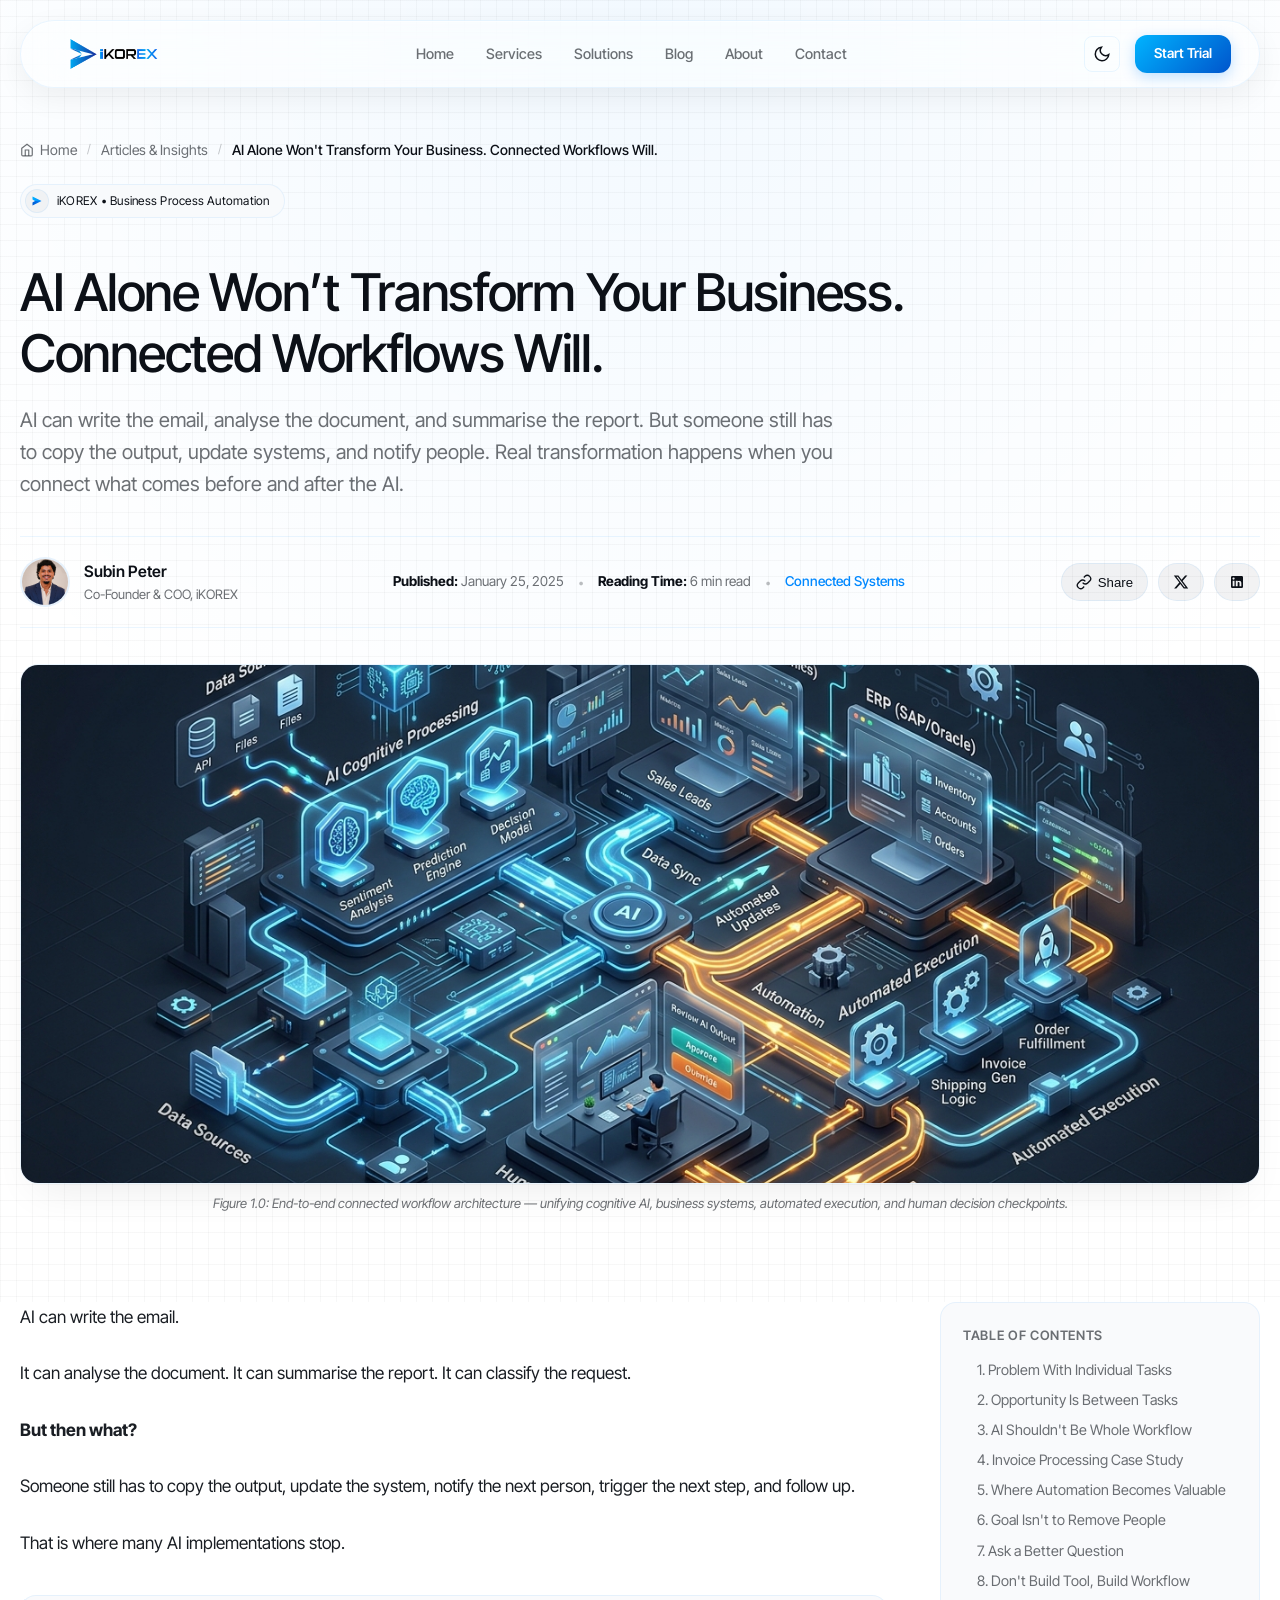
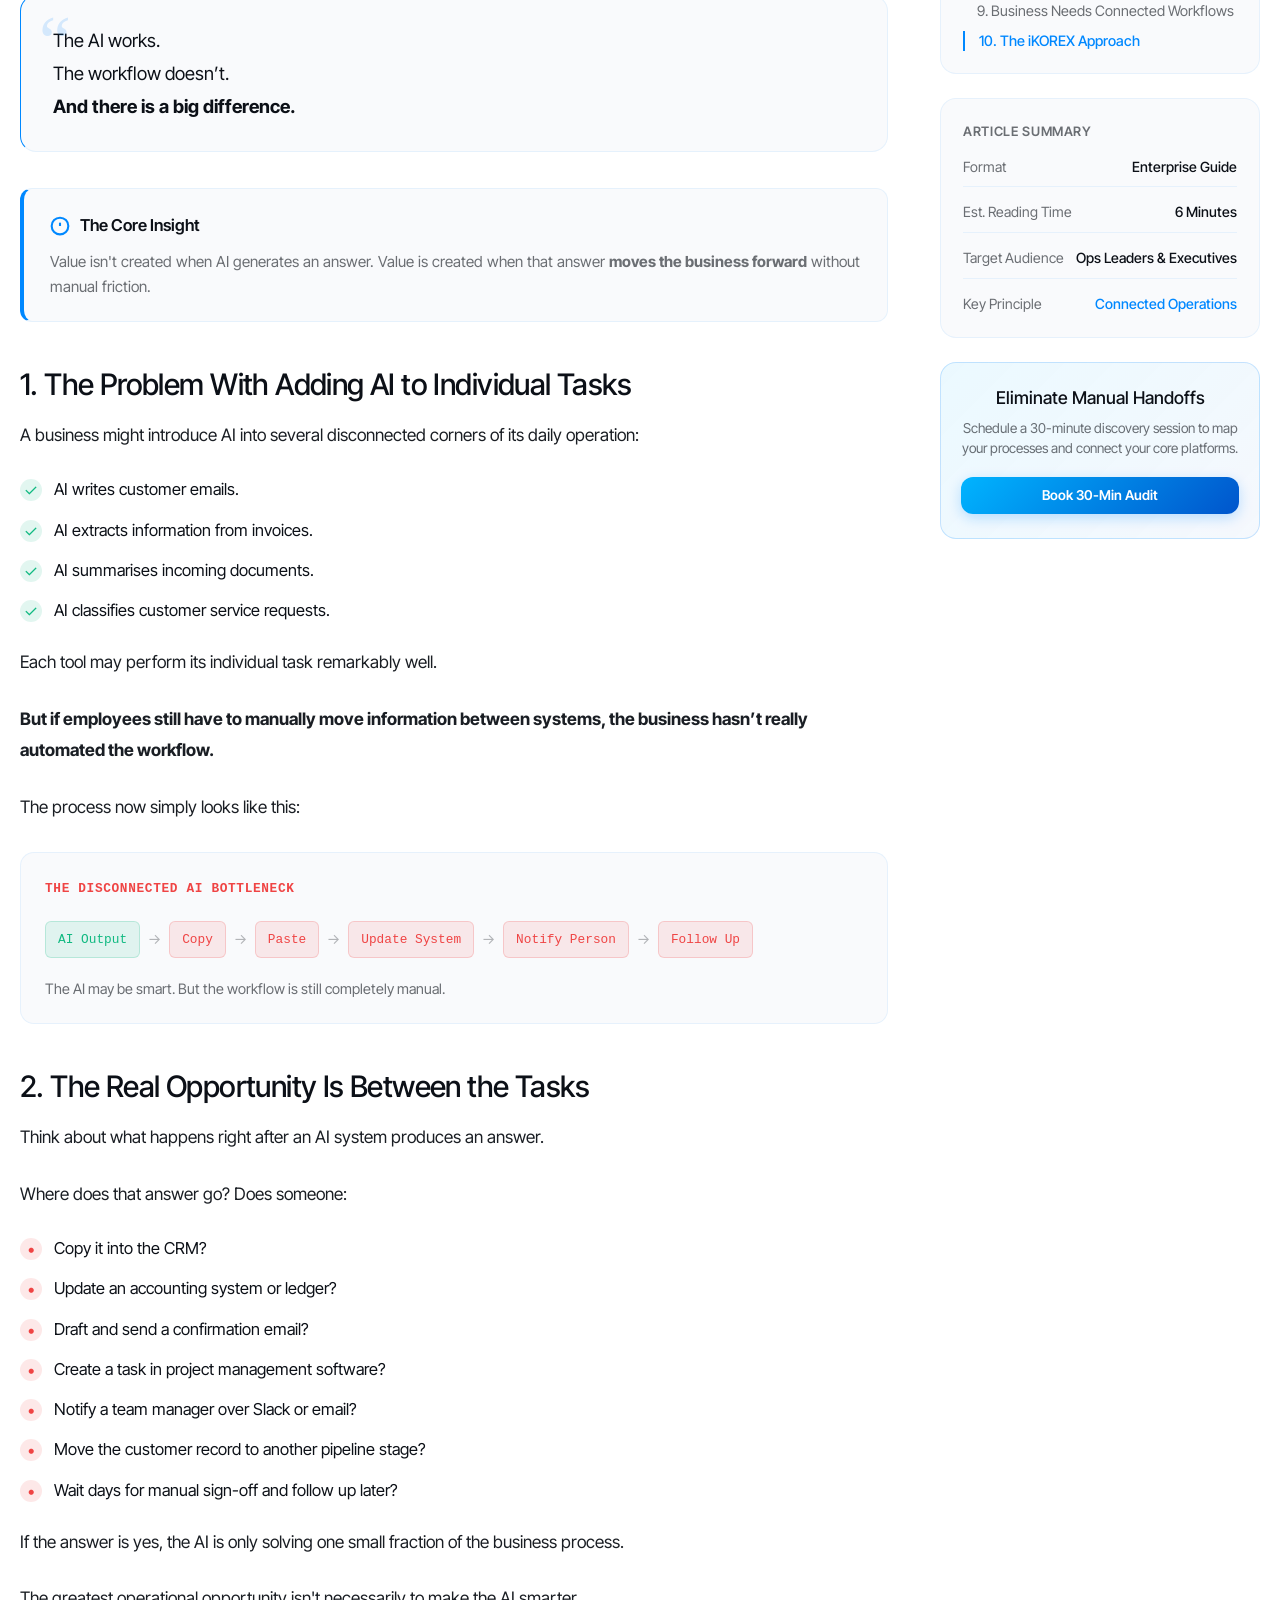
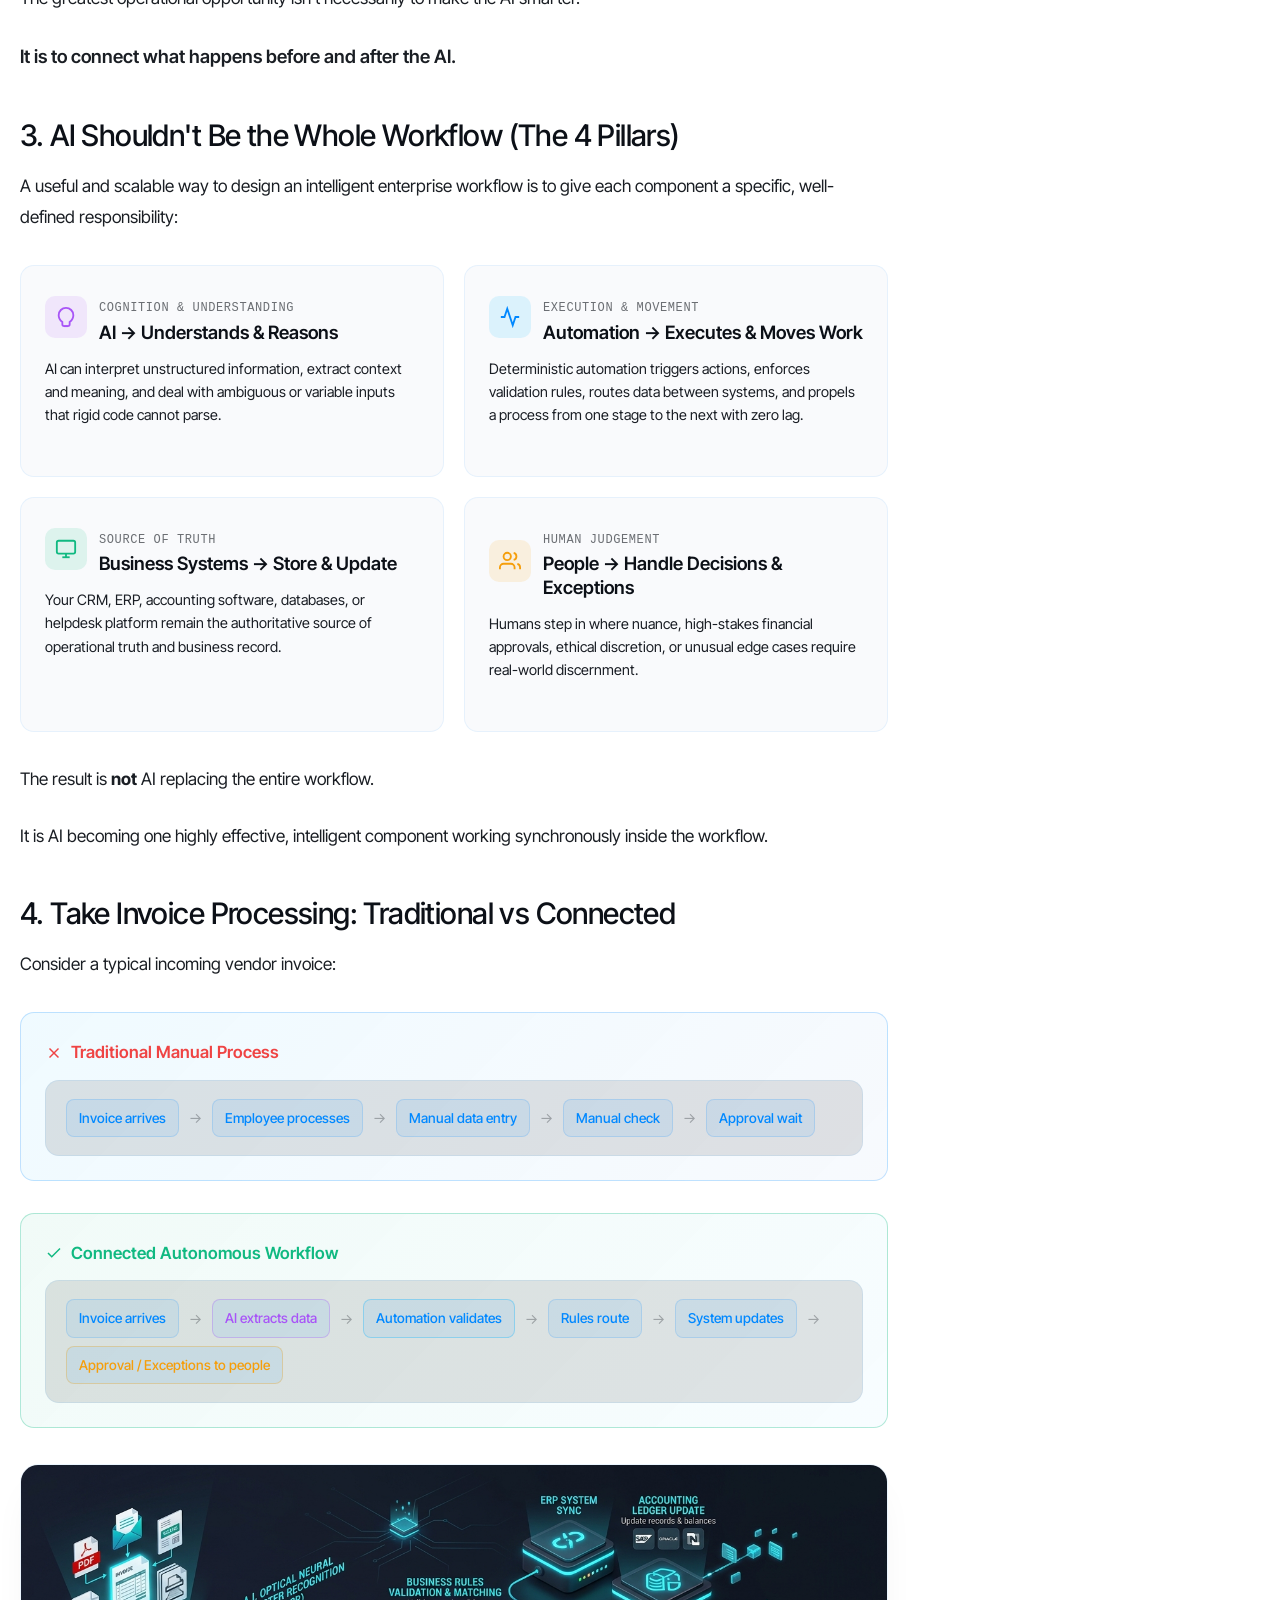
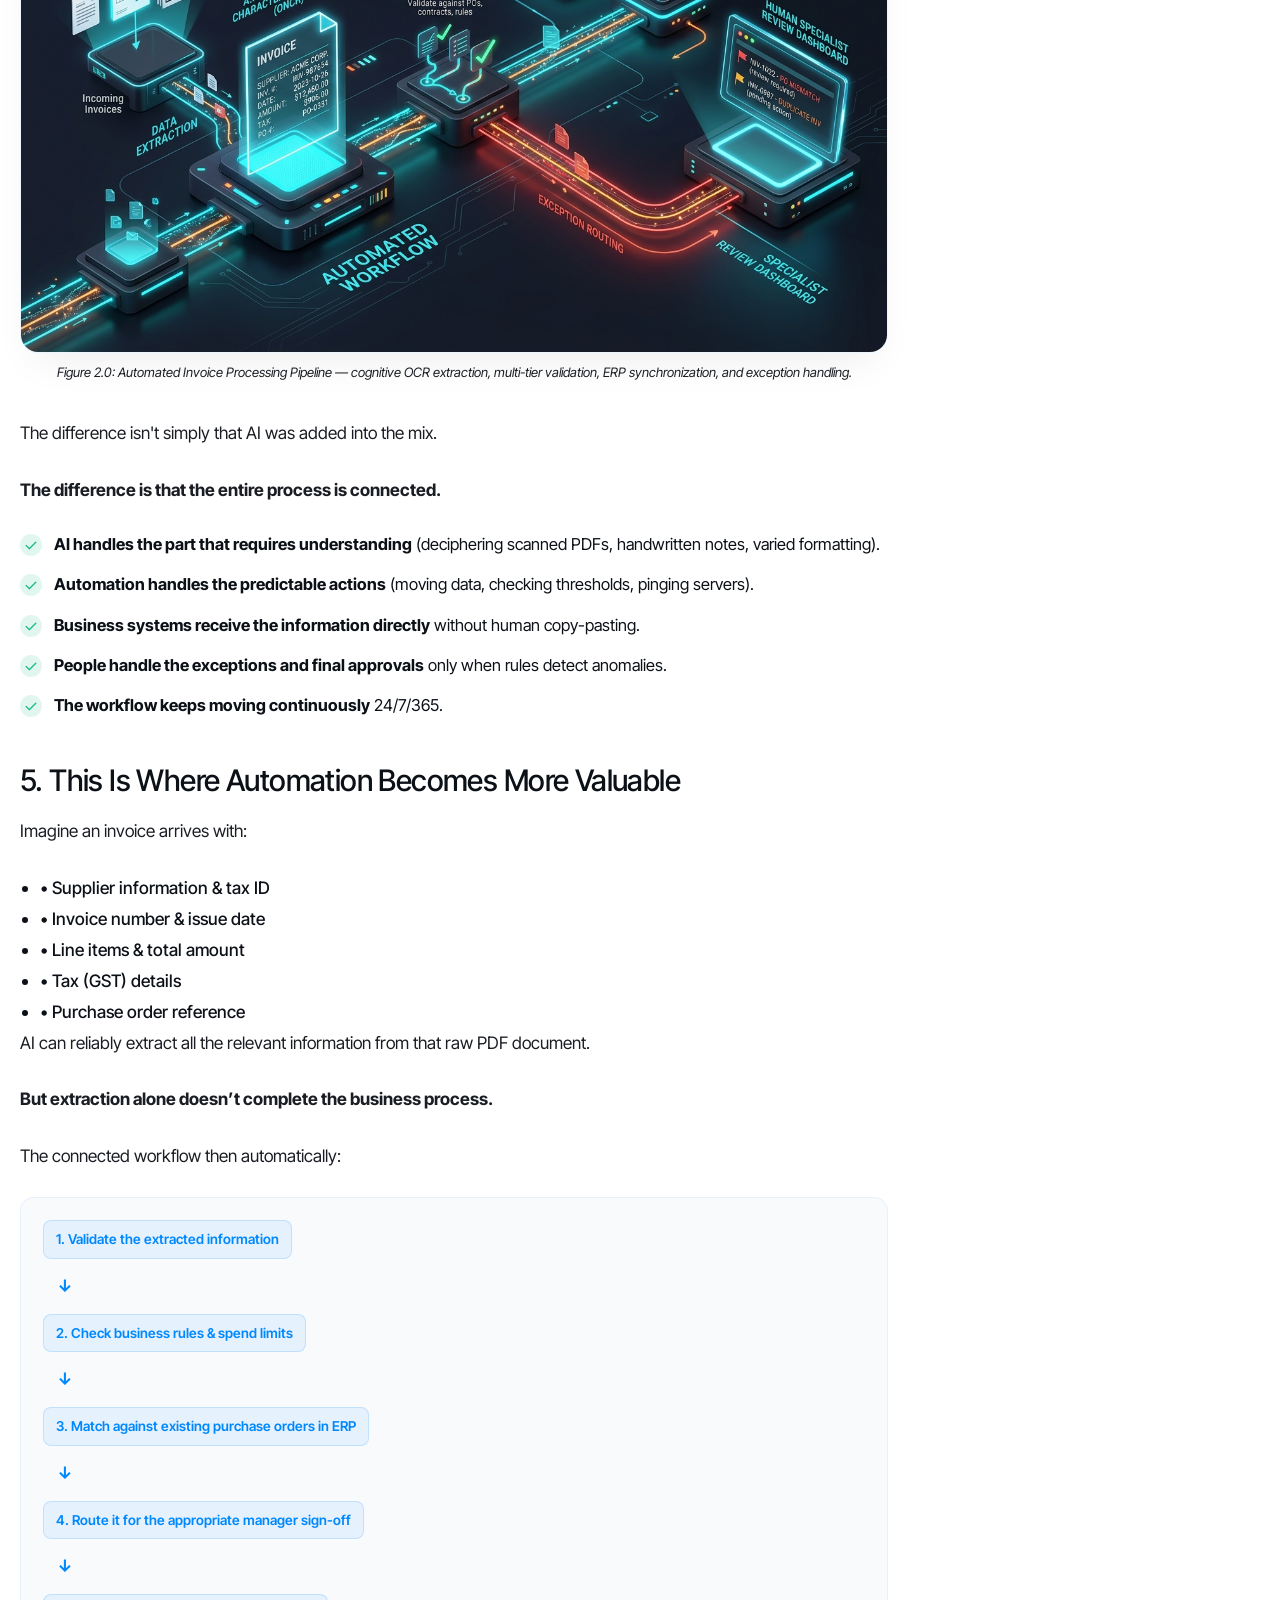
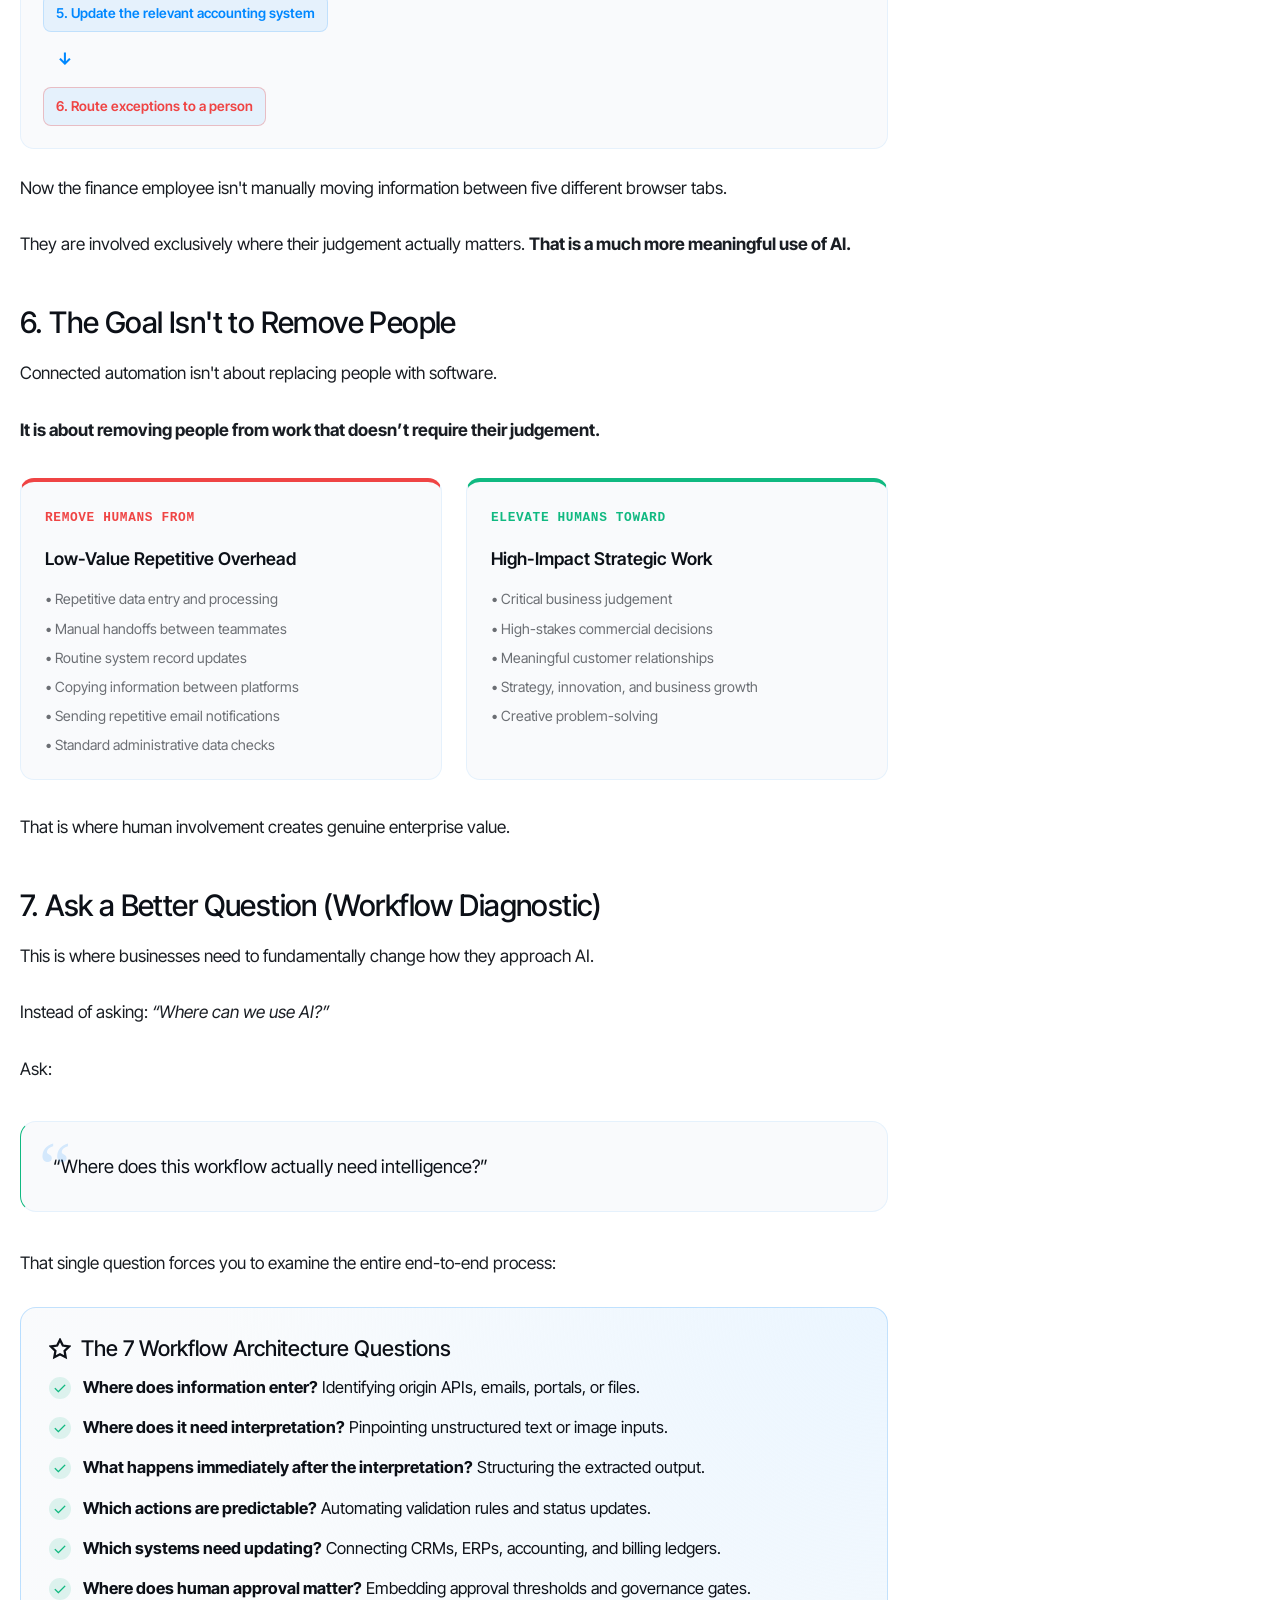
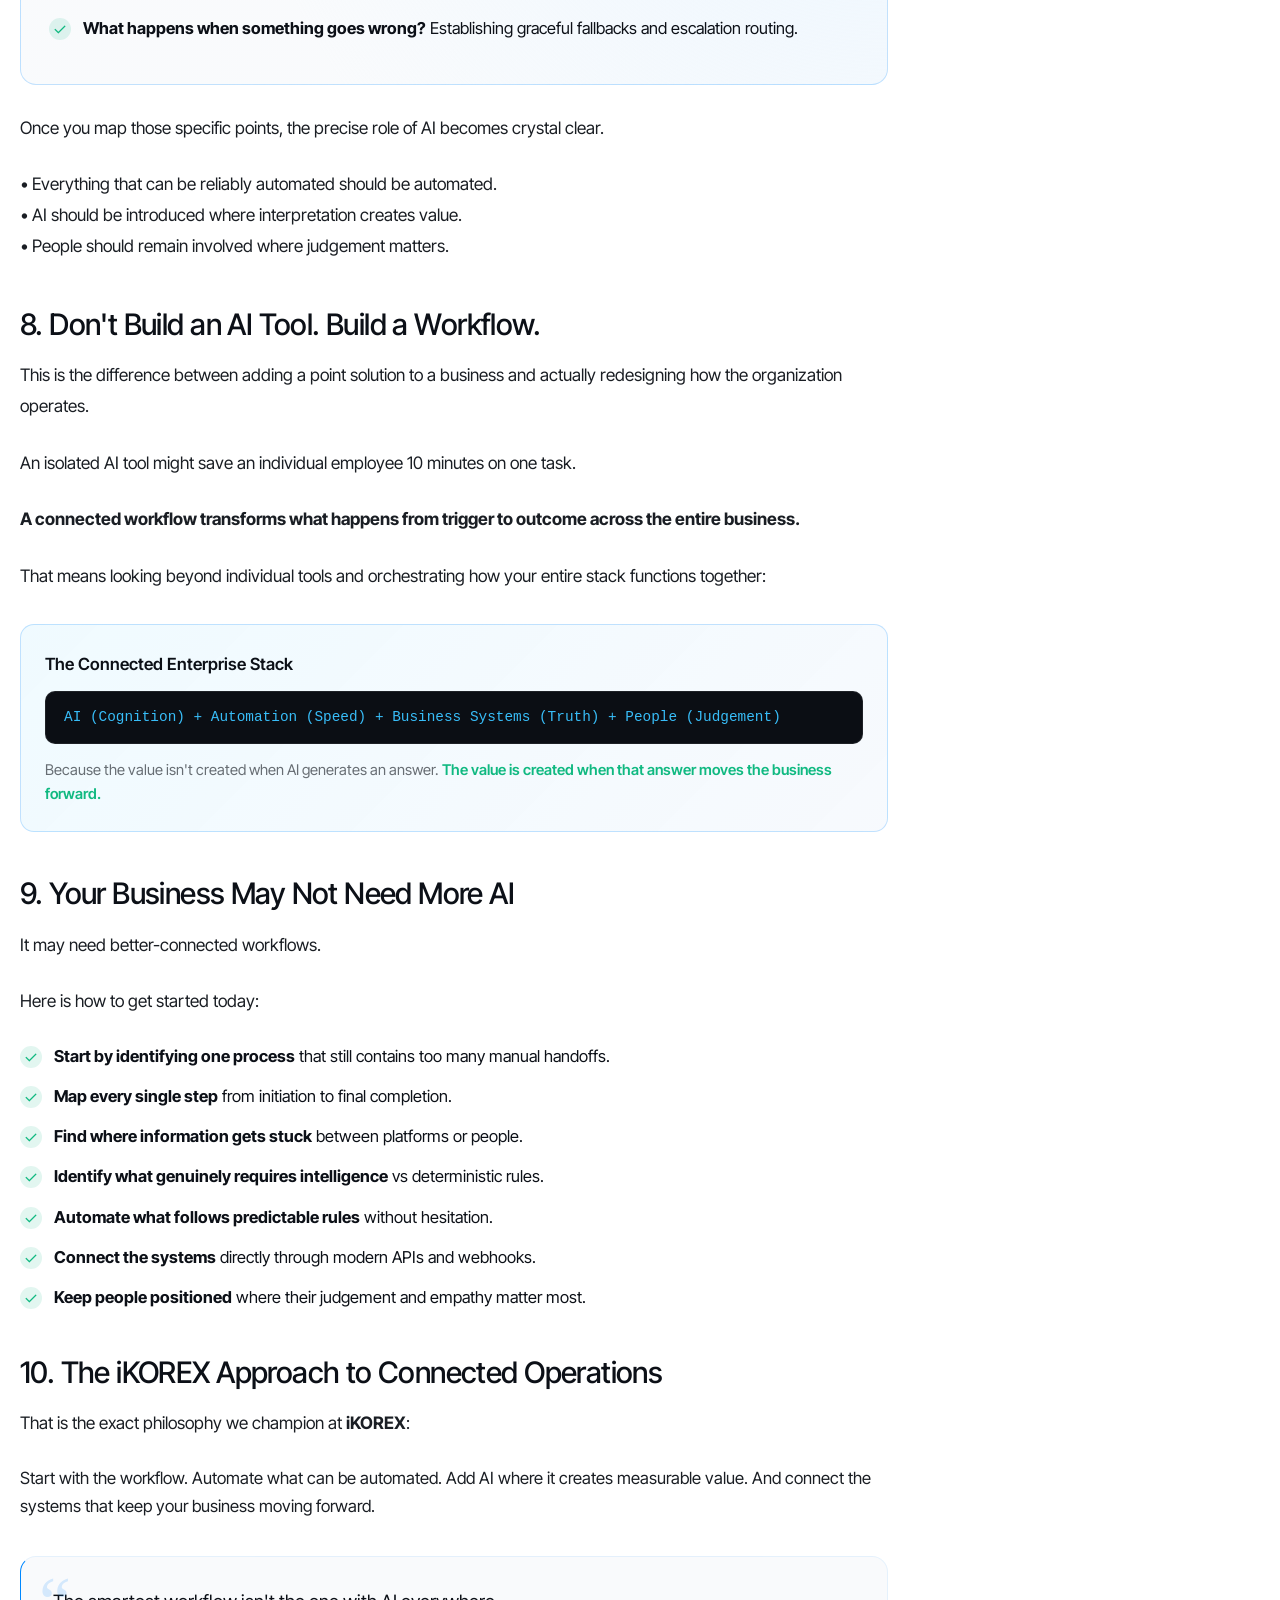
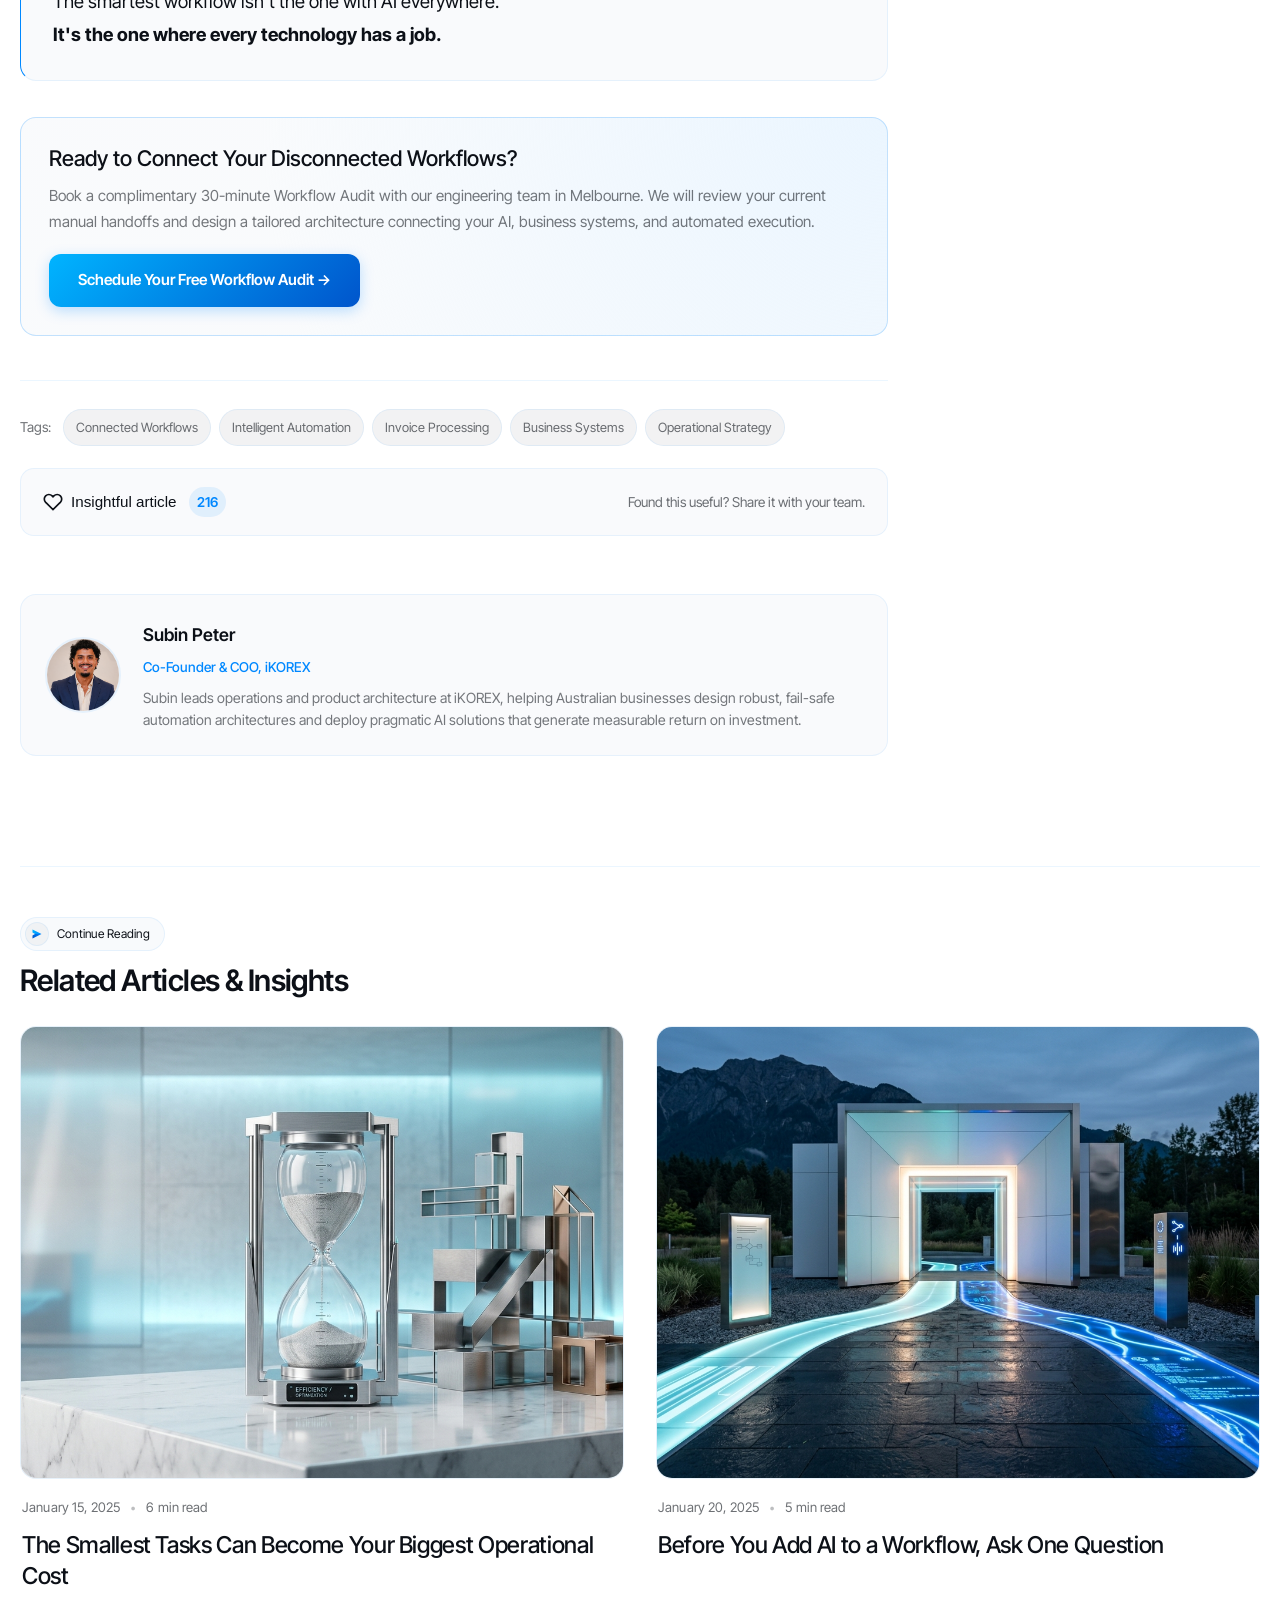
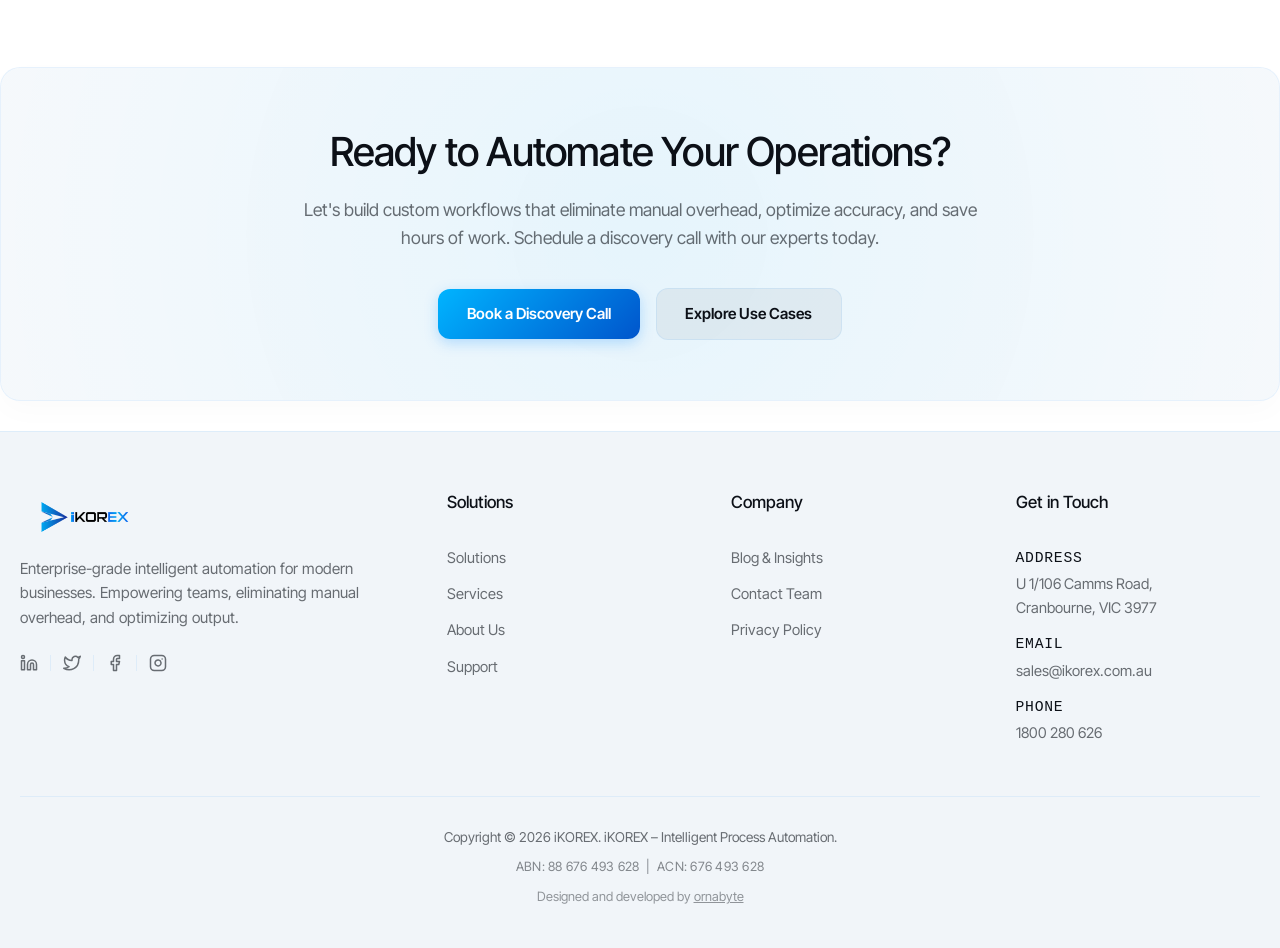
<file: blog-detail-3.html>
<!DOCTYPE html>
<html lang="en">

<head>
  <meta charset="UTF-8">
  <meta name="viewport" content="width=device-width, initial-scale=1.0">
  <title>AI Alone Won't Transform Your Business. Connected Workflows Will. | iKOREX Insights</title>
  <meta name="description"
    content="Why adding AI to isolated tasks still leaves operations manual — and how connecting AI, automation, business systems, and human judgement creates true business transformation.">
  <meta name="keywords"
    content="connected workflows, AI automation, intelligent process automation, business process management, enterprise workflows, invoice automation, iKOREX">

  <!-- Inter Tight & Google Fonts -->
  <link rel="preconnect" href="https://fonts.googleapis.com">
  <link rel="preconnect" href="https://fonts.gstatic.com" crossorigin>
  <link
    href="https://fonts.googleapis.com/css2?family=Inter+Tight:ital,wght@0,100..900;1,100..900&family=IBM+Plex+Mono:wght@300;400;500;600;700&display=swap"
    rel="stylesheet">

  <!-- Global Stylesheet -->
  <link rel="stylesheet" href="style.css">
</head>

<body class="antialiased">
  <!-- Theme Init Script -->
  <script>
    (function () {
      try {
        const theme = localStorage.getItem('theme');
        if (theme === 'dark') {
          document.body.classList.add('dark-theme');
        }
      } catch (e) { }
    })();
  </script>

  <!-- Reading Progress Bar -->
  <div class="reading-progress-bar" id="readingProgressBar"></div>

  <!-- Copy Toast Notification -->
  <div class="copy-toast" id="copyToast">
    <svg viewBox="0 0 24 24" width="18" height="18" fill="none" stroke="currentColor" stroke-width="2.5" stroke-linecap="round" stroke-linejoin="round">
      <polyline points="20 6 9 17 4 12"></polyline>
    </svg>
    <span>Article link copied to clipboard!</span>
  </div>

  <!-- Navigation Bar -->
  <header class="navbar">
    <div class="navbar-container">
      <a href="index.html" class="logo">
        <img class="logo-img" src="logo.png" alt="iKOREX Logo">
      </a>

      <!-- Nav Links -->
      <nav class="nav-links">
        <a href="index.html#hero">Home</a>
        <a href="services.html">Services</a>
        <a href="solutions.html">Solutions</a>
        <a href="index.html#blog" class="active">Blog</a>
        <a href="about.html">About</a>
        <a href="contact.html">Contact</a>
        <div class="mobile-cta">
          <a href="index.html#get-started" class="btn btn-primary btn-sm">Start Trial</a>
        </div>
      </nav>

      <!-- Right CTA & Theme Toggle -->
      <div class="nav-cta">
        <button class="theme-toggle-btn" id="themeToggleBtn" aria-label="Toggle theme">
          <svg class="sun-icon" viewBox="0 0 24 24" width="18" height="18" fill="none" stroke="currentColor"
            stroke-width="2">
            <circle cx="12" cy="12" r="5"></circle>
            <line x1="12" y1="1" x2="12" y2="3"></line>
            <line x1="12" y1="21" x2="12" y2="23"></line>
            <line x1="4.22" y1="4.22" x2="5.64" y2="5.64"></line>
            <line x1="18.36" y1="18.36" x2="19.78" y2="19.78"></line>
            <line x1="1" y1="12" x2="3" y2="12"></line>
            <line x1="21" y1="12" x2="23" y2="12"></line>
            <line x1="4.22" y1="19.78" x2="5.64" y2="18.36"></line>
            <line x1="18.36" y1="5.64" x2="19.78" y2="4.22"></line>
          </svg>
          <svg class="moon-icon" viewBox="0 0 24 24" width="18" height="18" fill="none" stroke="currentColor"
            stroke-width="2">
            <path d="M21 12.79A9 9 0 1 1 11.21 3 7 7 0 0 0 21 12.79z"></path>
          </svg>
        </button>
        <a href="index.html#get-started" class="btn btn-primary btn-sm">Start Trial</a>
      </div>

      <!-- Mobile menu trigger -->
      <button class="mobile-menu-btn" aria-label="Toggle menu" id="mobileMenuBtn">
        <svg viewBox="0 0 24 24" width="24" height="24" fill="none" stroke="currentColor" stroke-width="2">
          <line x1="3" y1="12" x2="21" y2="12"></line>
          <line x1="3" y1="6" x2="21" y2="6"></line>
          <line x1="3" y1="18" x2="21" y2="18"></line>
        </svg>
      </button>
    </div>
  </header>

  <!-- Article Hero Header -->
  <header class="article-header-section">
    <div class="grid-overlay"></div>
    <div class="section-container" style="position: relative; z-index: 2;">
      <!-- Breadcrumb navigation -->
      <nav class="article-breadcrumb" aria-label="Breadcrumb">
        <a href="index.html">
          <svg viewBox="0 0 24 24" width="14" height="14" fill="none" stroke="currentColor" stroke-width="2">
            <path d="M3 9l9-7 9 7v11a2 2 0 0 1-2 2H5a2 2 0 0 1-2-2z"></path>
            <polyline points="9 22 9 12 15 12 15 22"></polyline>
          </svg>
          Home
        </a>
        <span class="separator">/</span>
        <a href="index.html#blog">Articles &amp; Insights</a>
        <span class="separator">/</span>
        <span style="color: var(--text-main); font-weight: 500;">AI Alone Won't Transform Your Business. Connected Workflows Will.</span>
      </nav>

      <!-- Eyebrow Badge -->
      <div style="margin-bottom: 20px;">
        <div class="custom-badge">
          <span class="badge-icon-wrapper">
            <svg viewBox="0 0 24 24" fill="none" class="badge-svg">
              <defs>
                <linearGradient id="logo-icon-grad-top-b3" x1="3" y1="3" x2="21" y2="12" gradientUnits="userSpaceOnUse">
                  <stop offset="0%" stop-color="#00b4ff" />
                  <stop offset="100%" stop-color="#0088ff" />
                </linearGradient>
                <linearGradient id="logo-icon-grad-bottom-b3" x1="3" y1="21" x2="21" y2="12" gradientUnits="userSpaceOnUse">
                  <stop offset="0%" stop-color="#0055cc" />
                  <stop offset="100%" stop-color="#0088ff" />
                </linearGradient>
              </defs>
              <path d="M3 3 L21 12 L8 12 L3 9 Z" fill="url(#logo-icon-grad-top-b3)" />
              <path d="M3 21 L21 12 L8 12 L3 15 Z" fill="url(#logo-icon-grad-bottom-b3)" />
            </svg>
          </span>
          <span class="badge-text">iKOREX &bull; Business Process Automation</span>
        </div>
      </div>

      <h1 class="article-headline">AI Alone Won&rsquo;t Transform Your Business. Connected Workflows Will.</h1>
      <p class="article-lead">
        AI can write the email, analyse the document, and summarise the report. But someone still has to copy the output, update systems, and notify people. Real transformation happens when you connect what comes before and after the AI.
      </p>

      <!-- Author and Meta Row -->
      <div class="article-author-bar">
        <div class="author-info-group">
          <img src="assets/images/Team/subin_peter.png" alt="Subin Peter" class="author-avatar">
          <div class="author-details">
            <span class="author-name">Subin Peter</span>
            <span class="author-role">Co-Founder &amp; COO, iKOREX</span>
          </div>
        </div>

        <div class="article-pub-meta">
          <span><strong style="color: var(--text-main);">Published:</strong> January 25, 2025</span>
          <span class="blog-card-separator">&bull;</span>
          <span><strong style="color: var(--text-main);">Reading Time:</strong> 6 min read</span>
          <span class="blog-card-separator">&bull;</span>
          <span style="color: var(--accent-orange); font-weight: 500;">Connected Systems</span>
        </div>

        <div class="article-actions">
          <button class="action-btn" id="shareCopyBtn" aria-label="Copy link to article">
            <svg viewBox="0 0 24 24" width="16" height="16" fill="none" stroke="currentColor" stroke-width="2">
              <path d="M10 13a5 5 0 0 0 7.54.54l3-3a5 5 0 0 0-7.07-7.07l-1.72 1.71"></path>
              <path d="M14 11a5 5 0 0 0-7.54-.54l-3 3a5 5 0 0 0 7.07 7.07l1.71-1.71"></path>
            </svg>
            <span>Share</span>
          </button>
          <a href="https://twitter.com/intent/tweet?text=AI%20Alone%20Won%27t%20Transform%20Your%20Business.%20Connected%20Workflows%20Will.&url=" target="_blank" rel="noopener noreferrer" class="action-btn" aria-label="Share on X">
            <svg viewBox="0 0 24 24" width="16" height="16" fill="currentColor">
              <path d="M18.244 2.25h3.308l-7.227 8.26 8.502 11.24H16.17l-5.214-6.817L4.99 21.75H1.68l7.73-8.835L1.254 2.25H8.08l4.713 6.231zm-1.161 17.52h1.833L7.084 4.126H5.117z"/>
            </svg>
          </a>
          <a href="https://www.linkedin.com/sharing/share-offsite/?url=" target="_blank" rel="noopener noreferrer" class="action-btn" aria-label="Share on LinkedIn">
            <svg viewBox="0 0 24 24" width="16" height="16" fill="currentColor">
              <path d="M19 3a2 2 0 0 1 2 2v14a2 2 0 0 1-2 2H5a2 2 0 0 1-2-2V5a2 2 0 0 1 2-2h14m-.5 15.5v-5.3a3.26 3.26 0 0 0-3.26-3.26c-.85 0-1.84.52-2.28 1.3v-1.11h-2.79v8.37h2.79v-4.93c0-.77.62-1.4 1.39-1.4a1.4 1.4 0 0 1 1.4 1.4v4.93h2.75M6.88 8.56a1.68 1.68 0 0 0 1.68-1.68c0-.93-.75-1.69-1.68-1.69a1.69 1.69 0 0 0-1.69 1.69c0 .93.76 1.68 1.69 1.68m1.39 9.94v-8.37H5.5v8.37h2.77z"/>
            </svg>
          </a>
        </div>
      </div>

      <!-- Featured Image Banner -->
      <div class="article-featured-media">
        <img src="assets/images/blog-connected-workflows.jpg" alt="3D isometric corporate data architecture showing end-to-end connected workflows across cognitive AI, CRM systems, automated execution, and human decision checkpoints" class="article-featured-img">
        <p class="article-img-caption">Figure 1.0: End-to-end connected workflow architecture — unifying cognitive AI, business systems, automated execution, and human decision checkpoints.</p>
      </div>
    </div>
  </header>

  <!-- Main Article Body & Sidebar -->
  <section class="article-content-section">
    <div class="section-container article-layout-grid">
      <!-- Left Column: Main Editorial Content -->
      <main class="article-body">
        <p>
          AI can write the email.
        </p>
        <p>
          It can analyse the document. It can summarise the report. It can classify the request.
        </p>
        <p>
          <strong>But then what?</strong>
        </p>
        <p>
          Someone still has to copy the output, update the system, notify the next person, trigger the next step, and follow up.
        </p>
        <p>
          That is where many AI implementations stop.
        </p>

        <!-- Quote Block -->
        <blockquote class="article-quote" style="border-left-color: var(--accent-orange); font-size: 1.15rem;">
          The AI works.<br>
          The workflow doesn&rsquo;t.<br>
          <strong>And there is a big difference.</strong>
        </blockquote>

        <!-- Callout Box -->
        <div class="article-callout">
          <div class="callout-header">
            <svg viewBox="0 0 24 24" width="20" height="20" fill="none" stroke="currentColor" stroke-width="2.5">
              <circle cx="12" cy="12" r="10"></circle>
              <line x1="12" y1="8" x2="12" y2="12"></line>
              <line x1="12" y1="16" x2="12.01" y2="16"></line>
            </svg>
            <span>The Core Insight</span>
          </div>
          <div class="callout-body">
            Value isn't created when AI generates an answer. Value is created when that answer <strong>moves the business forward</strong> without manual friction.
          </div>
        </div>

        <!-- Mobile Quick-Access Table of Contents -->
        <details class="mobile-toc-accordion">
          <summary class="mobile-toc-summary">
            <span class="mobile-toc-title">
              <svg viewBox="0 0 24 24" width="16" height="16" fill="none" stroke="currentColor" stroke-width="2">
                <line x1="8" y1="6" x2="21" y2="6"></line>
                <line x1="8" y1="12" x2="21" y2="12"></line>
                <line x1="8" y1="18" x2="21" y2="18"></line>
                <line x1="3" y1="6" x2="3.01" y2="6"></line>
                <line x1="3" y1="12" x2="3.01" y2="12"></line>
                <line x1="3" y1="18" x2="3.01" y2="18"></line>
              </svg>
              Table of Contents
            </span>
            <svg class="mobile-toc-chevron" viewBox="0 0 24 24" width="18" height="18" fill="none" stroke="currentColor" stroke-width="2">
              <polyline points="6 9 12 15 18 9"></polyline>
            </svg>
          </summary>
          <nav class="toc-list" aria-label="Mobile Table of Contents">
            <a href="#problem-with-individual-tasks" class="toc-link">1. The Problem With Adding AI to Individual Tasks</a>
            <a href="#opportunity-between-tasks" class="toc-link">2. The Real Opportunity Is Between the Tasks</a>
            <a href="#ai-shouldnt-be-whole-workflow" class="toc-link">3. AI Shouldn't Be the Whole Workflow (The 4 Pillars)</a>
            <a href="#case-study-invoice-processing" class="toc-link">4. Take Invoice Processing: Traditional vs Connected</a>
            <a href="#where-automation-becomes-valuable" class="toc-link">5. This Is Where Automation Becomes More Valuable</a>
            <a href="#goal-isnt-to-remove-people" class="toc-link">6. The Goal Isn't to Remove People</a>
            <a href="#ask-a-better-question" class="toc-link">7. Ask a Better Question (Workflow Diagnostic)</a>
            <a href="#dont-build-tool-build-workflow" class="toc-link">8. Don't Build an AI Tool. Build a Workflow.</a>
            <a href="#business-may-not-need-more-ai" class="toc-link">9. Your Business May Not Need More AI</a>
            <a href="#how-ikorex-delivers" class="toc-link">10. The iKOREX Approach to Connected Operations</a>
          </nav>
        </details>

        <!-- Section 1 -->
        <h2 id="problem-with-individual-tasks">1. The Problem With Adding AI to Individual Tasks</h2>
        <p>
          A business might introduce AI into several disconnected corners of its daily operation:
        </p>
        <ul class="article-checklist">
          <li>
            <span class="checklist-icon">&check;</span>
            <span>AI writes customer emails.</span>
          </li>
          <li>
            <span class="checklist-icon">&check;</span>
            <span>AI extracts information from invoices.</span>
          </li>
          <li>
            <span class="checklist-icon">&check;</span>
            <span>AI summarises incoming documents.</span>
          </li>
          <li>
            <span class="checklist-icon">&check;</span>
            <span>AI classifies customer service requests.</span>
          </li>
        </ul>
        <p>
          Each tool may perform its individual task remarkably well.
        </p>
        <p>
          <strong>But if employees still have to manually move information between systems, the business hasn&rsquo;t really automated the workflow.</strong>
        </p>
        <p>
          The process now simply looks like this:
        </p>

        <!-- Bottleneck Flow Box -->
        <div class="flow-comparison-box">
          <div style="font-size: 0.8rem; font-family: var(--font-mono); text-transform: uppercase; letter-spacing: 0.05em; color: #ef4444; font-weight: 600;">
            The Disconnected AI Bottleneck
          </div>
          <div class="flow-step-row">
            <span class="flow-step-tag good">AI Output</span>
            <span class="workflow-arrow">&rarr;</span>
            <span class="flow-step-tag bad">Copy</span>
            <span class="workflow-arrow">&rarr;</span>
            <span class="flow-step-tag bad">Paste</span>
            <span class="workflow-arrow">&rarr;</span>
            <span class="flow-step-tag bad">Update System</span>
            <span class="workflow-arrow">&rarr;</span>
            <span class="flow-step-tag bad">Notify Person</span>
            <span class="workflow-arrow">&rarr;</span>
            <span class="flow-step-tag bad">Follow Up</span>
          </div>
          <div style="font-size: 0.9rem; color: var(--text-muted); line-height: 1.5;">
            The AI may be smart. But the workflow is still completely manual.
          </div>
        </div>

        <!-- Section 2 -->
        <h2 id="opportunity-between-tasks">2. The Real Opportunity Is Between the Tasks</h2>
        <p>
          Think about what happens right after an AI system produces an answer.
        </p>
        <p>
          Where does that answer go? Does someone:
        </p>
        <ul class="article-checklist">
          <li>
            <span class="checklist-icon" style="background: rgba(239, 68, 68, 0.12); color: #ef4444;">&bull;</span>
            <span>Copy it into the CRM?</span>
          </li>
          <li>
            <span class="checklist-icon" style="background: rgba(239, 68, 68, 0.12); color: #ef4444;">&bull;</span>
            <span>Update an accounting system or ledger?</span>
          </li>
          <li>
            <span class="checklist-icon" style="background: rgba(239, 68, 68, 0.12); color: #ef4444;">&bull;</span>
            <span>Draft and send a confirmation email?</span>
          </li>
          <li>
            <span class="checklist-icon" style="background: rgba(239, 68, 68, 0.12); color: #ef4444;">&bull;</span>
            <span>Create a task in project management software?</span>
          </li>
          <li>
            <span class="checklist-icon" style="background: rgba(239, 68, 68, 0.12); color: #ef4444;">&bull;</span>
            <span>Notify a team manager over Slack or email?</span>
          </li>
          <li>
            <span class="checklist-icon" style="background: rgba(239, 68, 68, 0.12); color: #ef4444;">&bull;</span>
            <span>Move the customer record to another pipeline stage?</span>
          </li>
          <li>
            <span class="checklist-icon" style="background: rgba(239, 68, 68, 0.12); color: #ef4444;">&bull;</span>
            <span>Wait days for manual sign-off and follow up later?</span>
          </li>
        </ul>

        <p>
          If the answer is yes, the AI is only solving one small fraction of the business process.
        </p>
        <p>
          The greatest operational opportunity isn't necessarily to make the AI smarter.
        </p>
        <p style="font-size: 1.15rem; font-weight: 600; color: var(--text-main);">
          It is to connect what happens before and after the AI.
        </p>

        <!-- Section 3 -->
        <h2 id="ai-shouldnt-be-whole-workflow">3. AI Shouldn't Be the Whole Workflow (The 4 Pillars)</h2>
        <p>
          A useful and scalable way to design an intelligent enterprise workflow is to give each component a specific, well-defined responsibility:
        </p>

        <!-- 4 Pillars Grid -->
        <div class="pillars-grid">
          <!-- Pillar 1: AI -->
          <div class="pillar-card ai-pillar">
            <div class="pillar-header">
              <div class="pillar-icon">
                <svg viewBox="0 0 24 24" width="22" height="22" fill="none" stroke="currentColor" stroke-width="2">
                  <path d="M12 2a8 8 0 0 0-8 8c0 3.5 2 6 4 7.5V20a2 2 0 0 0 2 2h4a2 2 0 0 0 2-2v-2.5c2-1.5 4-4 4-7.5a8 8 0 0 0-8-8z"></path>
                  <line x1="10" y1="22" x2="14" y2="22"></line>
                </svg>
              </div>
              <div>
                <span class="pillar-role">Cognition &amp; Understanding</span>
                <div class="pillar-title">AI &rarr; Understands &amp; Reasons</div>
              </div>
            </div>
            <p class="pillar-desc">
              AI can interpret unstructured information, extract context and meaning, and deal with ambiguous or variable inputs that rigid code cannot parse.
            </p>
          </div>

          <!-- Pillar 2: Automation -->
          <div class="pillar-card auto-pillar">
            <div class="pillar-header">
              <div class="pillar-icon">
                <svg viewBox="0 0 24 24" width="22" height="22" fill="none" stroke="currentColor" stroke-width="2">
                  <polyline points="22 12 18 12 15 21 9 3 6 12 2 12"></polyline>
                </svg>
              </div>
              <div>
                <span class="pillar-role">Execution &amp; Movement</span>
                <div class="pillar-title">Automation &rarr; Executes &amp; Moves Work</div>
              </div>
            </div>
            <p class="pillar-desc">
              Deterministic automation triggers actions, enforces validation rules, routes data between systems, and propels a process from one stage to the next with zero lag.
            </p>
          </div>

          <!-- Pillar 3: Business Systems -->
          <div class="pillar-card system-pillar">
            <div class="pillar-header">
              <div class="pillar-icon">
                <svg viewBox="0 0 24 24" width="22" height="22" fill="none" stroke="currentColor" stroke-width="2">
                  <rect x="2" y="3" width="20" height="14" rx="2" ry="2"></rect>
                  <line x1="8" y1="21" x2="16" y2="21"></line>
                  <line x1="12" y1="17" x2="12" y2="21"></line>
                </svg>
              </div>
              <div>
                <span class="pillar-role">Source of Truth</span>
                <div class="pillar-title">Business Systems &rarr; Store &amp; Update</div>
              </div>
            </div>
            <p class="pillar-desc">
              Your CRM, ERP, accounting software, databases, or helpdesk platform remain the authoritative source of operational truth and business record.
            </p>
          </div>

          <!-- Pillar 4: People -->
          <div class="pillar-card human-pillar">
            <div class="pillar-header">
              <div class="pillar-icon">
                <svg viewBox="0 0 24 24" width="22" height="22" fill="none" stroke="currentColor" stroke-width="2">
                  <path d="M17 21v-2a4 4 0 0 0-4-4H5a4 4 0 0 0-4 4v2"></path>
                  <circle cx="9" cy="7" r="4"></circle>
                  <path d="M23 21v-2a4 4 0 0 0-3-3.87"></path>
                  <path d="M16 3.13a4 4 0 0 1 0 7.75"></path>
                </svg>
              </div>
              <div>
                <span class="pillar-role">Human Judgement</span>
                <div class="pillar-title">People &rarr; Handle Decisions &amp; Exceptions</div>
              </div>
            </div>
            <p class="pillar-desc">
              Humans step in where nuance, high-stakes financial approvals, ethical discretion, or unusual edge cases require real-world discernment.
            </p>
          </div>
        </div>

        <p>
          The result is <strong>not</strong> AI replacing the entire workflow.
        </p>
        <p>
          It is AI becoming one highly effective, intelligent component working synchronously inside the workflow.
        </p>

        <!-- Section 4 -->
        <h2 id="case-study-invoice-processing">4. Take Invoice Processing: Traditional vs Connected</h2>
        <p>
          Consider a typical incoming vendor invoice:
        </p>

        <!-- Traditional vs Connected Workflow Visual -->
        <div class="calc-formula-card">
          <div class="calc-formula-title" style="color: #ef4444;">
            <svg viewBox="0 0 24 24" width="18" height="18" fill="none" stroke="currentColor" stroke-width="2">
              <line x1="18" y1="6" x2="6" y2="18"></line>
              <line x1="6" y1="6" x2="18" y2="18"></line>
            </svg>
            Traditional Manual Process
          </div>
          <div class="workflow-chain" style="margin: 0; background: rgba(0,0,0,0.1);">
            <span class="workflow-step">Invoice arrives</span>
            <span class="workflow-arrow">&rarr;</span>
            <span class="workflow-step">Employee processes</span>
            <span class="workflow-arrow">&rarr;</span>
            <span class="workflow-step">Manual data entry</span>
            <span class="workflow-arrow">&rarr;</span>
            <span class="workflow-step">Manual check</span>
            <span class="workflow-arrow">&rarr;</span>
            <span class="workflow-step">Approval wait</span>
          </div>
        </div>

        <div class="calc-formula-card" style="border-color: rgba(16, 185, 129, 0.3); background: linear-gradient(135deg, rgba(16, 185, 129, 0.06) 0%, rgba(0, 180, 255, 0.03) 100%);">
          <div class="calc-formula-title" style="color: var(--accent-green);">
            <svg viewBox="0 0 24 24" width="18" height="18" fill="none" stroke="currentColor" stroke-width="2">
              <polyline points="20 6 9 17 4 12"></polyline>
            </svg>
            Connected Autonomous Workflow
          </div>
          <div class="workflow-chain" style="margin: 0; background: rgba(0,0,0,0.1);">
            <span class="workflow-step">Invoice arrives</span>
            <span class="workflow-arrow">&rarr;</span>
            <span class="workflow-step" style="color: #a855f7; border-color: rgba(168, 85, 247, 0.3);">AI extracts data</span>
            <span class="workflow-arrow">&rarr;</span>
            <span class="workflow-step" style="color: var(--accent-orange); border-color: rgba(0, 180, 255, 0.3);">Automation validates</span>
            <span class="workflow-arrow">&rarr;</span>
            <span class="workflow-step">Rules route</span>
            <span class="workflow-arrow">&rarr;</span>
            <span class="workflow-step">System updates</span>
            <span class="workflow-arrow">&rarr;</span>
            <span class="workflow-step" style="color: #f59e0b; border-color: rgba(245, 158, 11, 0.3);">Approval / Exceptions to people</span>
          </div>
        </div>

        <!-- Inline Figure 2.0 -->
        <div class="article-featured-media" style="margin: 36px 0;">
          <img src="assets/images/blog-invoice-automation.jpg" alt="Automated Invoice Processing Pipeline showing cognitive OCR extraction, multi-tier validation, ERP synchronization, and exception handling" class="article-featured-img">
          <p class="article-img-caption">Figure 2.0: Automated Invoice Processing Pipeline — cognitive OCR extraction, multi-tier validation, ERP synchronization, and exception handling.</p>
        </div>

        <p>
          The difference isn't simply that AI was added into the mix.
        </p>
        <p>
          <strong>The difference is that the entire process is connected.</strong>
        </p>
        <ul class="article-checklist">
          <li>
            <span class="checklist-icon">&check;</span>
            <span><strong>AI handles the part that requires understanding</strong> (deciphering scanned PDFs, handwritten notes, varied formatting).</span>
          </li>
          <li>
            <span class="checklist-icon">&check;</span>
            <span><strong>Automation handles the predictable actions</strong> (moving data, checking thresholds, pinging servers).</span>
          </li>
          <li>
            <span class="checklist-icon">&check;</span>
            <span><strong>Business systems receive the information directly</strong> without human copy-pasting.</span>
          </li>
          <li>
            <span class="checklist-icon">&check;</span>
            <span><strong>People handle the exceptions and final approvals</strong> only when rules detect anomalies.</span>
          </li>
          <li>
            <span class="checklist-icon">&check;</span>
            <span><strong>The workflow keeps moving continuously</strong> 24/7/365.</span>
          </li>
        </ul>

        <!-- Section 5 -->
        <h2 id="where-automation-becomes-valuable">5. This Is Where Automation Becomes More Valuable</h2>
        <p>
          Imagine an invoice arrives with:
        </p>
        <ul style="color: var(--text-main); font-weight: 500; line-height: 1.8; margin-left: 20px;">
          <li>• Supplier information &amp; tax ID</li>
          <li>• Invoice number &amp; issue date</li>
          <li>• Line items &amp; total amount</li>
          <li>• Tax (GST) details</li>
          <li>• Purchase order reference</li>
        </ul>
        <p>
          AI can reliably extract all the relevant information from that raw PDF document.
        </p>
        <p>
          <strong>But extraction alone doesn&rsquo;t complete the business process.</strong>
        </p>
        <p>
          The connected workflow then automatically:
        </p>

        <!-- Vertical Workflow Steps -->
        <div class="workflow-chain" style="flex-direction: column; align-items: flex-start; gap: 12px; padding: 22px;">
          <div style="display: flex; align-items: center; gap: 10px;">
            <span class="workflow-step" style="font-weight: 600;">1. Validate the extracted information</span>
          </div>
          <div style="padding-left: 14px; color: var(--accent-orange); font-weight: bold;">&darr;</div>
          <div style="display: flex; align-items: center; gap: 10px;">
            <span class="workflow-step" style="font-weight: 600;">2. Check business rules &amp; spend limits</span>
          </div>
          <div style="padding-left: 14px; color: var(--accent-orange); font-weight: bold;">&darr;</div>
          <div style="display: flex; align-items: center; gap: 10px;">
            <span class="workflow-step" style="font-weight: 600;">3. Match against existing purchase orders in ERP</span>
          </div>
          <div style="padding-left: 14px; color: var(--accent-orange); font-weight: bold;">&darr;</div>
          <div style="display: flex; align-items: center; gap: 10px;">
            <span class="workflow-step" style="font-weight: 600;">4. Route it for the appropriate manager sign-off</span>
          </div>
          <div style="padding-left: 14px; color: var(--accent-orange); font-weight: bold;">&darr;</div>
          <div style="display: flex; align-items: center; gap: 10px;">
            <span class="workflow-step" style="font-weight: 600;">5. Update the relevant accounting system</span>
          </div>
          <div style="padding-left: 14px; color: var(--accent-orange); font-weight: bold;">&darr;</div>
          <div style="display: flex; align-items: center; gap: 10px;">
            <span class="workflow-step" style="font-weight: 600; color: #ef4444; border-color: rgba(239, 68, 68, 0.3);">6. Route exceptions to a person</span>
          </div>
        </div>

        <p>
          Now the finance employee isn't manually moving information between five different browser tabs.
        </p>
        <p>
          They are involved exclusively where their judgement actually matters. <strong>That is a much more meaningful use of AI.</strong>
        </p>

        <!-- Section 6 -->
        <h2 id="goal-isnt-to-remove-people">6. The Goal Isn't to Remove People</h2>
        <p>
          Connected automation isn't about replacing people with software.
        </p>
        <p>
          <strong>It is about removing people from work that doesn&rsquo;t require their judgement.</strong>
        </p>

        <!-- Human Evolution Grid -->
        <div class="human-evolution-grid">
          <div class="evolution-card remove">
            <div style="font-size: 0.8rem; font-family: var(--font-mono); text-transform: uppercase; color: #ef4444; font-weight: 600; letter-spacing: 0.05em;">
              Remove Humans From
            </div>
            <div style="font-size: 1.1rem; font-weight: 600; color: var(--text-main);">
              Low-Value Repetitive Overhead
            </div>
            <ul class="scenario-list">
              <li>&bull; Repetitive data entry and processing</li>
              <li>&bull; Manual handoffs between teammates</li>
              <li>&bull; Routine system record updates</li>
              <li>&bull; Copying information between platforms</li>
              <li>&bull; Sending repetitive email notifications</li>
              <li>&bull; Standard administrative data checks</li>
            </ul>
          </div>

          <div class="evolution-card elevate">
            <div style="font-size: 0.8rem; font-family: var(--font-mono); text-transform: uppercase; color: var(--accent-green); font-weight: 600; letter-spacing: 0.05em;">
              Elevate Humans Toward
            </div>
            <div style="font-size: 1.1rem; font-weight: 600; color: var(--text-main);">
              High-Impact Strategic Work
            </div>
            <ul class="scenario-list">
              <li>&bull; Critical business judgement</li>
              <li>&bull; High-stakes commercial decisions</li>
              <li>&bull; Meaningful customer relationships</li>
              <li>&bull; Strategy, innovation, and business growth</li>
              <li>&bull; Creative problem-solving</li>
            </ul>
          </div>
        </div>

        <p>
          That is where human involvement creates genuine enterprise value.
        </p>

        <!-- Section 7 -->
        <h2 id="ask-a-better-question">7. Ask a Better Question (Workflow Diagnostic)</h2>
        <p>
          This is where businesses need to fundamentally change how they approach AI.
        </p>
        <p>
          Instead of asking: <em>&ldquo;Where can we use AI?&rdquo;</em>
        </p>
        <p>
          Ask:
        </p>
        <blockquote class="article-quote" style="border-left-color: var(--accent-green); font-size: 1.15rem;">
          &ldquo;Where does this workflow actually need intelligence?&rdquo;
        </blockquote>

        <p>
          That single question forces you to examine the entire end-to-end process:
        </p>

        <div class="consultation-feature-card" style="margin: 28px 0;">
          <h3 style="display: flex; align-items: center; gap: 10px;">
            <svg viewBox="0 0 24 24" width="22" height="22" fill="none" stroke="currentColor" stroke-width="2.5">
              <polygon points="12 2 15.09 8.26 22 9.27 17 14.14 18.18 21.02 12 17.77 5.82 21.02 7 14.14 2 9.27 8.91 8.26 12 2"></polygon>
            </svg>
            The 7 Workflow Architecture Questions
          </h3>
          <ul class="article-checklist" style="margin: 0;">
            <li>
              <span class="checklist-icon">&check;</span>
              <span><strong>Where does information enter?</strong> Identifying origin APIs, emails, portals, or files.</span>
            </li>
            <li>
              <span class="checklist-icon">&check;</span>
              <span><strong>Where does it need interpretation?</strong> Pinpointing unstructured text or image inputs.</span>
            </li>
            <li>
              <span class="checklist-icon">&check;</span>
              <span><strong>What happens immediately after the interpretation?</strong> Structuring the extracted output.</span>
            </li>
            <li>
              <span class="checklist-icon">&check;</span>
              <span><strong>Which actions are predictable?</strong> Automating validation rules and status updates.</span>
            </li>
            <li>
              <span class="checklist-icon">&check;</span>
              <span><strong>Which systems need updating?</strong> Connecting CRMs, ERPs, accounting, and billing ledgers.</span>
            </li>
            <li>
              <span class="checklist-icon">&check;</span>
              <span><strong>Where does human approval matter?</strong> Embedding approval thresholds and governance gates.</span>
            </li>
            <li>
              <span class="checklist-icon">&check;</span>
              <span><strong>What happens when something goes wrong?</strong> Establishing graceful fallbacks and escalation routing.</span>
            </li>
          </ul>
        </div>

        <p>
          Once you map those specific points, the precise role of AI becomes crystal clear.
        </p>
        <p>
          • Everything that can be reliably automated should be automated.<br>
          • AI should be introduced where interpretation creates value.<br>
          • People should remain involved where judgement matters.
        </p>

        <!-- Section 8 -->
        <h2 id="dont-build-tool-build-workflow">8. Don't Build an AI Tool. Build a Workflow.</h2>
        <p>
          This is the difference between adding a point solution to a business and actually redesigning how the organization operates.
        </p>
        <p>
          An isolated AI tool might save an individual employee 10 minutes on one task.
        </p>
        <p>
          <strong>A connected workflow transforms what happens from trigger to outcome across the entire business.</strong>
        </p>
        <p>
          That means looking beyond individual tools and orchestrating how your entire stack functions together:
        </p>

        <div class="calc-formula-card">
          <div class="calc-formula-title">The Connected Enterprise Stack</div>
          <div class="calc-formula-code">
AI (Cognition)  +  Automation (Speed)  +  Business Systems (Truth)  +  People (Judgement)
          </div>
          <div class="calc-formula-result">
            Because the value isn't created when AI generates an answer. <strong>The value is created when that answer moves the business forward.</strong>
          </div>
        </div>

        <!-- Section 9 -->
        <h2 id="business-may-not-need-more-ai">9. Your Business May Not Need More AI</h2>
        <p>
          It may need better-connected workflows.
        </p>
        <p>
          Here is how to get started today:
        </p>
        <ul class="article-checklist">
          <li>
            <span class="checklist-icon">&check;</span>
            <span><strong>Start by identifying one process</strong> that still contains too many manual handoffs.</span>
          </li>
          <li>
            <span class="checklist-icon">&check;</span>
            <span><strong>Map every single step</strong> from initiation to final completion.</span>
          </li>
          <li>
            <span class="checklist-icon">&check;</span>
            <span><strong>Find where information gets stuck</strong> between platforms or people.</span>
          </li>
          <li>
            <span class="checklist-icon">&check;</span>
            <span><strong>Identify what genuinely requires intelligence</strong> vs deterministic rules.</span>
          </li>
          <li>
            <span class="checklist-icon">&check;</span>
            <span><strong>Automate what follows predictable rules</strong> without hesitation.</span>
          </li>
          <li>
            <span class="checklist-icon">&check;</span>
            <span><strong>Connect the systems</strong> directly through modern APIs and webhooks.</span>
          </li>
          <li>
            <span class="checklist-icon">&check;</span>
            <span><strong>Keep people positioned</strong> where their judgement and empathy matter most.</span>
          </li>
        </ul>

        <!-- Section 10 -->
        <h2 id="how-ikorex-delivers">10. The iKOREX Approach to Connected Operations</h2>
        <p>
          That is the exact philosophy we champion at <strong>iKOREX</strong>:
        </p>
        <p style="font-size: 1.05rem; line-height: 1.65; color: var(--text-main);">
          Start with the workflow. Automate what can be automated. Add AI where it creates measurable value. And connect the systems that keep your business moving forward.
        </p>

        <blockquote class="article-quote" style="border-left-color: var(--accent-orange); font-size: 1.15rem;">
          The smartest workflow isn't the one with AI everywhere.<br>
          <strong>It's the one where every technology has a job.</strong>
        </blockquote>

        <!-- Consultation Card -->
        <div class="consultation-feature-card">
          <h3>Ready to Connect Your Disconnected Workflows?</h3>
          <p>
            Book a complimentary 30-minute Workflow Audit with our engineering team in Melbourne. We will review your current manual handoffs and design a tailored architecture connecting your AI, business systems, and automated execution.
          </p>
          <a href="contact.html" class="btn btn-primary">Schedule Your Free Workflow Audit &rarr;</a>
        </div>

        <!-- Article Footer Meta & Reactions -->
        <div class="article-footer-meta">
          <div class="article-tags">
            <span style="font-size: 0.85rem; color: var(--text-muted); align-self: center; margin-right: 4px;">Tags:</span>
            <a href="index.html#blog" class="article-tag">Connected Workflows</a>
            <a href="index.html#blog" class="article-tag">Intelligent Automation</a>
            <a href="index.html#blog" class="article-tag">Invoice Processing</a>
            <a href="index.html#blog" class="article-tag">Business Systems</a>
            <a href="index.html#blog" class="article-tag">Operational Strategy</a>
          </div>

          <!-- Interactive Reaction Row -->
          <div class="article-reaction-row">
            <div style="display: flex; align-items: center; gap: 12px;">
              <button class="reaction-btn" id="reactionBtn" aria-label="Was this article helpful?">
                <svg id="reactionHeart" viewBox="0 0 24 24" width="20" height="20" fill="none" stroke="currentColor" stroke-width="2">
                  <path d="M20.84 4.61a5.5 5.5 0 0 0-7.78 0L12 5.67l-1.06-1.06a5.5 5.5 0 0 0-7.78 7.78l1.06 1.06L12 21.23l7.78-7.78 1.06-1.06a5.5 5.5 0 0 0 0-7.78z"></path>
                </svg>
                <span>Insightful article</span>
              </button>
              <span class="reaction-count" id="reactionCount">216</span>
            </div>

            <div style="font-size: 0.85rem; color: var(--text-muted);">
              Found this useful? Share it with your team.
            </div>
          </div>

          <!-- Author Bio Card -->
          <div class="author-box-card">
            <img src="assets/images/Team/subin_peter.png" alt="Subin Peter" class="author-box-img">
            <div>
              <div style="font-weight: 600; font-size: 1.1rem; color: var(--text-main); margin-bottom: 4px;">Subin Peter</div>
              <div style="font-size: 0.85rem; color: var(--accent-orange); margin-bottom: 8px; font-weight: 500;">Co-Founder &amp; COO, iKOREX</div>
              <p style="font-size: 0.88rem; color: var(--text-muted); line-height: 1.55; margin: 0;">
                Subin leads operations and product architecture at iKOREX, helping Australian businesses design robust, fail-safe automation architectures and deploy pragmatic AI solutions that generate measurable return on investment.
              </p>
            </div>
          </div>
        </div>
      </main>

      <!-- Right Column: Sticky Sidebar -->
      <aside class="article-sidebar">
        <!-- Table of Contents Widget -->
        <div class="sidebar-widget">
          <div class="widget-title">Table of Contents</div>
          <nav class="toc-list" aria-label="Table of contents">
            <a href="#problem-with-individual-tasks" class="toc-link">1. Problem With Individual Tasks</a>
            <a href="#opportunity-between-tasks" class="toc-link">2. Opportunity Is Between Tasks</a>
            <a href="#ai-shouldnt-be-whole-workflow" class="toc-link">3. AI Shouldn't Be Whole Workflow</a>
            <a href="#case-study-invoice-processing" class="toc-link">4. Invoice Processing Case Study</a>
            <a href="#where-automation-becomes-valuable" class="toc-link">5. Where Automation Becomes Valuable</a>
            <a href="#goal-isnt-to-remove-people" class="toc-link">6. Goal Isn't to Remove People</a>
            <a href="#ask-a-better-question" class="toc-link">7. Ask a Better Question</a>
            <a href="#dont-build-tool-build-workflow" class="toc-link">8. Don't Build Tool, Build Workflow</a>
            <a href="#business-may-not-need-more-ai" class="toc-link">9. Business Needs Connected Workflows</a>
            <a href="#how-ikorex-delivers" class="toc-link">10. The iKOREX Approach</a>
          </nav>
        </div>

        <!-- Reading Metrics Widget -->
        <div class="sidebar-widget">
          <div class="widget-title">Article Summary</div>
          <div style="display: flex; flex-direction: column; gap: 14px; font-size: 0.88rem;">
            <div style="display: flex; justify-content: space-between; border-bottom: 1px solid var(--border-color); padding-bottom: 8px;">
              <span style="color: var(--text-muted);">Format</span>
              <span style="font-weight: 500; color: var(--text-main);">Enterprise Guide</span>
            </div>
            <div style="display: flex; justify-content: space-between; border-bottom: 1px solid var(--border-color); padding-bottom: 8px;">
              <span style="color: var(--text-muted);">Est. Reading Time</span>
              <span style="font-weight: 500; color: var(--text-main);">6 Minutes</span>
            </div>
            <div style="display: flex; justify-content: space-between; border-bottom: 1px solid var(--border-color); padding-bottom: 8px;">
              <span style="color: var(--text-muted);">Target Audience</span>
              <span style="font-weight: 500; color: var(--text-main);">Ops Leaders &amp; Executives</span>
            </div>
            <div style="display: flex; justify-content: space-between;">
              <span style="color: var(--text-muted);">Key Principle</span>
              <span style="font-weight: 500; color: var(--accent-orange);">Connected Operations</span>
            </div>
          </div>
        </div>

        <!-- Sidebar CTA Widget -->
        <div class="sidebar-cta-widget">
          <h4>Eliminate Manual Handoffs</h4>
          <p>Schedule a 30-minute discovery session to map your processes and connect your core platforms.</p>
          <a href="contact.html" class="btn btn-primary btn-sm" style="width: 100%; justify-content: center;">Book 30-Min Audit</a>
        </div>
      </aside>
    </div>
  </section>

  <!-- Related Articles Section -->
  <section class="section-container" style="padding-top: 20px; padding-bottom: 60px;">
    <div style="border-top: 1px solid var(--border-color); padding-top: 50px;">
      <div style="margin-bottom: 28px;">
        <div class="custom-badge" style="margin-bottom: 12px;">
          <span class="badge-icon-wrapper">
            <svg viewBox="0 0 24 24" fill="none" class="badge-svg">
              <path d="M3 3 L21 12 L8 12 L3 9 Z" fill="url(#logo-icon-grad-top-b3)" />
              <path d="M3 21 L21 12 L8 12 L3 15 Z" fill="url(#logo-icon-grad-bottom-b3)" />
            </svg>
          </span>
          <span class="badge-text">Continue Reading</span>
        </div>
        <h2 style="font-size: 1.85rem; font-weight: 600; color: var(--text-main); letter-spacing: -0.02em;">Related Articles &amp; Insights</h2>
      </div>

      <div class="related-articles-grid">
        <!-- Related Card 1: Blog 1 -->
        <article class="blog-card">
          <a href="blog-detail.html" class="blog-card-link">
            <div class="blog-card-img-wrap">
              <img src="assets/images/blog-operational-cost.jpg" alt="The Smallest Tasks Can Become Your Biggest Operational Cost" class="blog-card-img" loading="lazy">
            </div>
            <div class="blog-card-content">
              <div class="blog-card-meta">
                <span class="blog-card-date">January 15, 2025</span>
                <span class="blog-card-separator">&bull;</span>
                <span class="blog-card-read">6 min read</span>
              </div>
              <h3 class="blog-card-title">The Smallest Tasks Can Become Your Biggest Operational Cost</h3>
            </div>
          </a>
        </article>

        <!-- Related Card 2: Blog 2 -->
        <article class="blog-card">
          <a href="blog-detail-2.html" class="blog-card-link">
            <div class="blog-card-img-wrap">
              <img src="assets/images/blog-ai-decision.jpg" alt="Before You Add AI to a Workflow, Ask One Question" class="blog-card-img" loading="lazy">
            </div>
            <div class="blog-card-content">
              <div class="blog-card-meta">
                <span class="blog-card-date">January 20, 2025</span>
                <span class="blog-card-separator">&bull;</span>
                <span class="blog-card-read">5 min read</span>
              </div>
              <h3 class="blog-card-title">Before You Add AI to a Workflow, Ask One Question</h3>
            </div>
          </a>
        </article>
      </div>
    </div>
  </section>

  <!-- Pre-Footer CTA Section -->
  <section class="cta-section" id="get-started">
    <div class="section-container">
      <div class="cta-card">
        <div class="cta-glow"></div>
        <div class="cta-content">
          <h2 class="cta-title">Ready to Automate Your Operations?</h2>
          <p class="cta-description">Let's build custom workflows that eliminate manual overhead, optimize accuracy, and
            save hours of work. Schedule a discovery call with our experts today.</p>
          <div class="cta-actions">
            <a href="contact.html" class="btn btn-primary">Book a Discovery Call</a>
            <a href="solutions.html" class="btn btn-secondary">Explore Use Cases</a>
          </div>
        </div>
      </div>
    </div>
  </section>

  <!-- Footer -->
  <footer class="footer" id="contact">
    <div class="section-container footer-grid">
      <div class="footer-brand">
        <a href="index.html" class="logo">
          <img class="logo-img" src="logo.png" alt="iKOREX Logo">
        </a>
        <p class="brand-desc">Enterprise-grade intelligent automation for modern businesses. Empowering teams,
          eliminating manual overhead, and optimizing output.</p>
        <div class="footer-socials">
          <a href="#" class="social-link" aria-label="LinkedIn">
            <svg viewBox="0 0 24 24" width="18" height="18" fill="none" stroke="currentColor" stroke-width="2"
              stroke-linecap="round" stroke-linejoin="round">
              <path d="M16 8a6 6 0 0 1 6 6v7h-4v-7a2 2 0 0 0-2-2 2 2 0 0 0-2 2v7h-4v-7a6 6 0 0 1 6-6z"></path>
              <rect x="2" y="9" width="4" height="12"></rect>
              <circle cx="4" cy="4" r="2"></circle>
            </svg>
          </a>
          <div class="social-divider"></div>
          <a href="#" class="social-link" aria-label="Twitter">
            <svg viewBox="0 0 24 24" width="18" height="18" fill="none" stroke="currentColor" stroke-width="2"
              stroke-linecap="round" stroke-linejoin="round">
              <path
                d="M23 3a10.9 10.9 0 0 1-3.14 1.53 4.48 4.48 0 0 0-7.86 3v1A10.66 10.66 0 0 1 3 4s-4 9 5 13a11.64 11.64 0 0 1-7 2c9 5 20 0 20-11.5a4.5 4.5 0 0 0-.08-.83A7.72 7.72 0 0 0 23 3z">
              </path>
            </svg>
          </a>
          <div class="social-divider"></div>
          <a href="#" class="social-link" aria-label="Facebook">
            <svg viewBox="0 0 24 24" width="18" height="18" fill="none" stroke="currentColor" stroke-width="2"
              stroke-linecap="round" stroke-linejoin="round">
              <path d="M18 2h-3a5 5 0 0 0-5 5v3H7v4h3v8h4v-8h3l1-4h-4V7a1 1 0 0 1 1-1h3z"></path>
            </svg>
          </a>
          <div class="social-divider"></div>
          <a href="#" class="social-link" aria-label="Instagram">
            <svg viewBox="0 0 24 24" width="18" height="18" fill="none" stroke="currentColor" stroke-width="2"
              stroke-linecap="round" stroke-linejoin="round">
              <rect x="2" y="2" width="20" height="20" rx="5" ry="5"></rect>
              <path d="M16 11.37A4 4 0 1 1 12.63 8 4 4 0 0 1 16 11.37z"></path>
              <line x1="17.5" y1="6.5" x2="17.51" y2="6.5"></line>
            </svg>
          </a>
        </div>
      </div>
      <div class="footer-links">
        <div class="link-group">
          <h4>Solutions</h4>
          <a href="solutions.html">Solutions</a>
          <a href="services.html">Services</a>
          <a href="about.html">About Us</a>
          <a href="contact.html">Support</a>
        </div>
        <div class="link-group">
          <h4>Company</h4>
          <a href="index.html#blog">Blog &amp; Insights</a>
          <a href="contact.html">Contact Team</a>
          <a href="#">Privacy Policy</a>
        </div>
        <div class="link-group">
          <h4>Get in Touch</h4>
          <div class="contact-item">
            <span class="footer-label">Address</span>
            <span>U 1/106 Camms Road,<br>Cranbourne, VIC 3977</span>
          </div>
          <div class="contact-item">
            <span class="footer-label">Email</span>
            <a href="mailto:sales@ikorex.com.au">sales@ikorex.com.au</a>
          </div>
          <div class="contact-item">
            <span class="footer-label">Phone</span>
            <a href="tel:1800280626">1800 280 626</a>
          </div>
        </div>
      </div>
    </div>
    <div class="footer-bottom section-container">
      <p>Copyright &copy; 2026 iKOREX. iKOREX &ndash; Intelligent Process Automation.</p>
      <p style="font-size: 0.8rem; opacity: 0.8; letter-spacing: 0.02em;">ABN: 88 676 493 628 &nbsp;|&nbsp; ACN: 676 493 628</p>
      <p style="font-size: 0.8rem; opacity: 0.7; margin-top: 2px;">Designed and developed by <a href="https://www.ornabyte.com" target="_blank" rel="noopener noreferrer" style="color: inherit; text-decoration: underline;">ornabyte</a></p>
    </div>
  </footer>

  <!-- Theme & Custom JavaScript -->
  <script src="main.js"></script>

  <!-- Blog Detail Interactive Features -->
  <script>
    document.addEventListener('DOMContentLoaded', () => {
      // 1. Reading Progress Bar
      const progressBar = document.getElementById('readingProgressBar');
      const updateReadingProgress = () => {
        const scrollTop = window.scrollY || document.documentElement.scrollTop;
        const docHeight = document.documentElement.scrollHeight - document.documentElement.clientHeight;
        if (docHeight > 0 && progressBar) {
          const scrollPercentage = (scrollTop / docHeight) * 100;
          progressBar.style.width = `${Math.min(100, Math.max(0, scrollPercentage))}%`;
        }
      };
      window.addEventListener('scroll', updateReadingProgress, { passive: true });
      updateReadingProgress();

      // 2. Table of Contents ScrollSpy
      const headings = document.querySelectorAll('.article-body h2[id]');
      const tocLinks = document.querySelectorAll('.toc-link');

      const onScrollSpy = () => {
        let currentId = '';
        const scrollPosition = window.scrollY + 140;

        headings.forEach(heading => {
          const top = heading.offsetTop;
          if (scrollPosition >= top) {
            currentId = heading.getAttribute('id');
          }
        });

        if (currentId) {
          tocLinks.forEach(link => {
            if (link.getAttribute('href') === `#${currentId}`) {
              link.classList.add('active');
            } else {
              link.classList.remove('active');
            }
          });
        }
      };
      window.addEventListener('scroll', onScrollSpy, { passive: true });

      // Mobile TOC auto-collapse when a link is clicked
      const mobileToc = document.querySelector('.mobile-toc-accordion');
      if (mobileToc) {
        mobileToc.querySelectorAll('.toc-link').forEach(link => {
          link.addEventListener('click', () => {
            mobileToc.removeAttribute('open');
          });
        });
      }

      // 3. Share / Copy Link Button
      const shareCopyBtn = document.getElementById('shareCopyBtn');
      const copyToast = document.getElementById('copyToast');
      if (shareCopyBtn && copyToast) {
        shareCopyBtn.addEventListener('click', async () => {
          try {
            await navigator.clipboard.writeText(window.location.href);
            copyToast.classList.add('show');
            setTimeout(() => {
              copyToast.classList.remove('show');
            }, 3000);
          } catch (err) {
            const input = document.createElement('input');
            input.value = window.location.href;
            document.body.appendChild(input);
            input.select();
            document.execCommand('copy');
            document.body.removeChild(input);
            copyToast.classList.add('show');
            setTimeout(() => {
              copyToast.classList.remove('show');
            }, 3000);
          }
        });
      }

      // 4. Insightful / Helpful Reaction Counter
      const reactionBtn = document.getElementById('reactionBtn');
      const reactionCount = document.getElementById('reactionCount');
      const reactionHeart = document.getElementById('reactionHeart');
      let reacted = false;

      if (reactionBtn && reactionCount && reactionHeart) {
        reactionBtn.addEventListener('click', () => {
          let count = parseInt(reactionCount.textContent, 10) || 216;
          if (!reacted) {
            reacted = true;
            reactionCount.textContent = count + 1;
            reactionHeart.setAttribute('fill', '#ef4444');
            reactionHeart.setAttribute('stroke', '#ef4444');
            reactionBtn.style.color = '#ef4444';
            reactionBtn.style.transform = 'scale(1.1)';
            setTimeout(() => { reactionBtn.style.transform = 'scale(1)'; }, 200);
          } else {
            reacted = false;
            reactionCount.textContent = count - 1;
            reactionHeart.setAttribute('fill', 'none');
            reactionHeart.setAttribute('stroke', 'currentColor');
            reactionBtn.style.color = 'var(--text-main)';
          }
        });
      }
    });
  </script>
</body>

</html>
</file>
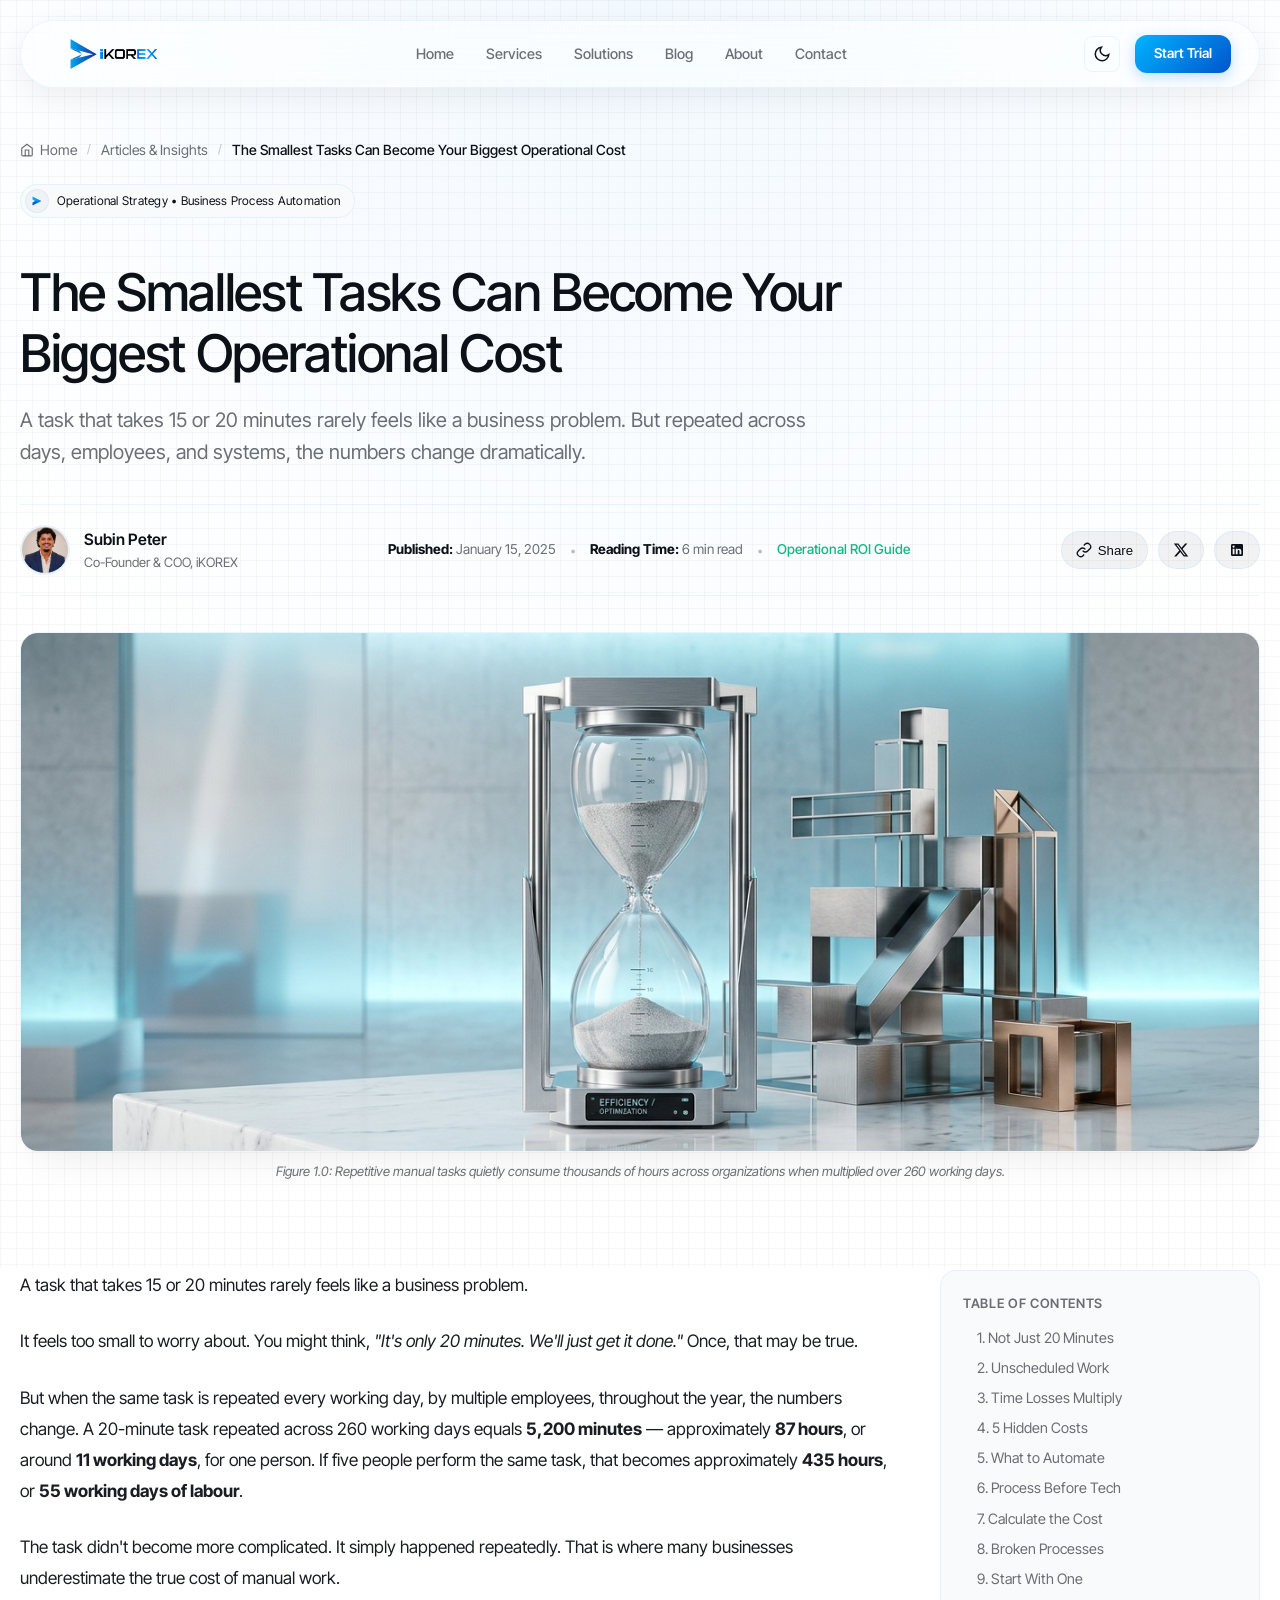
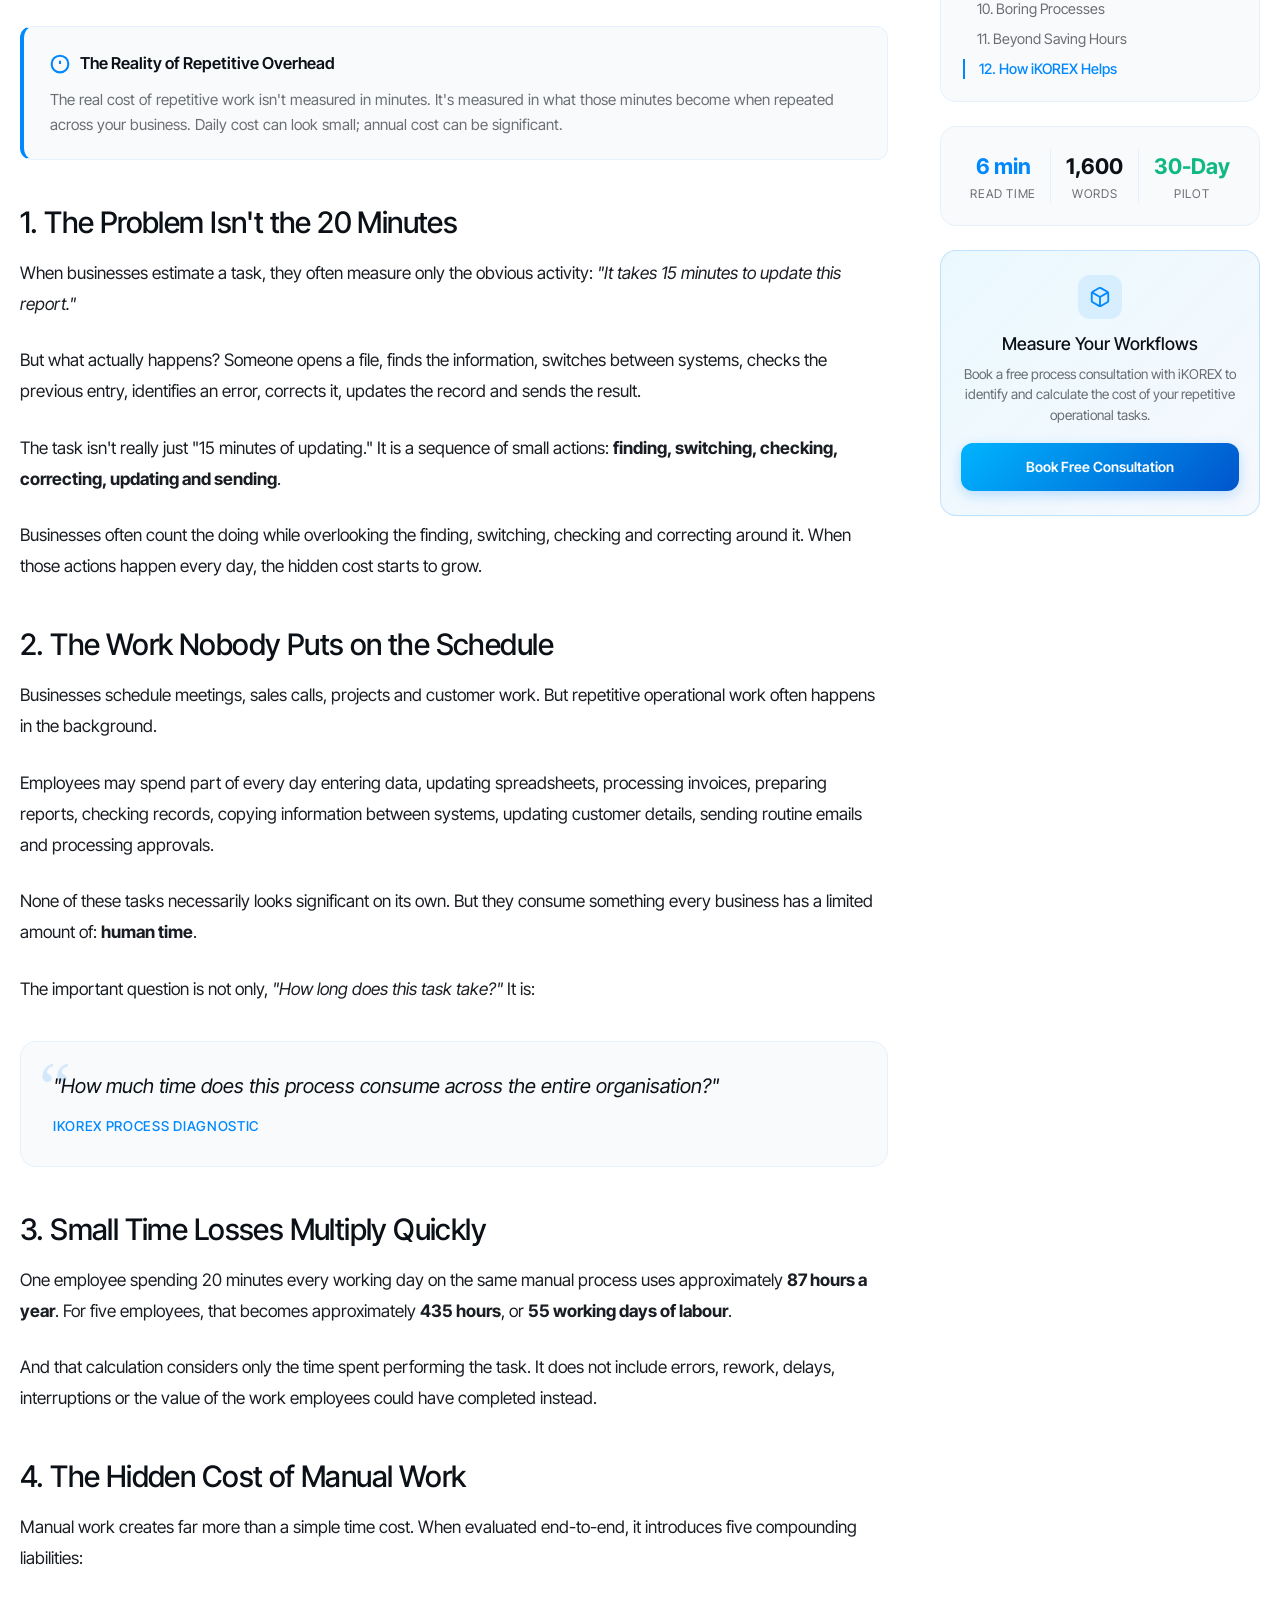
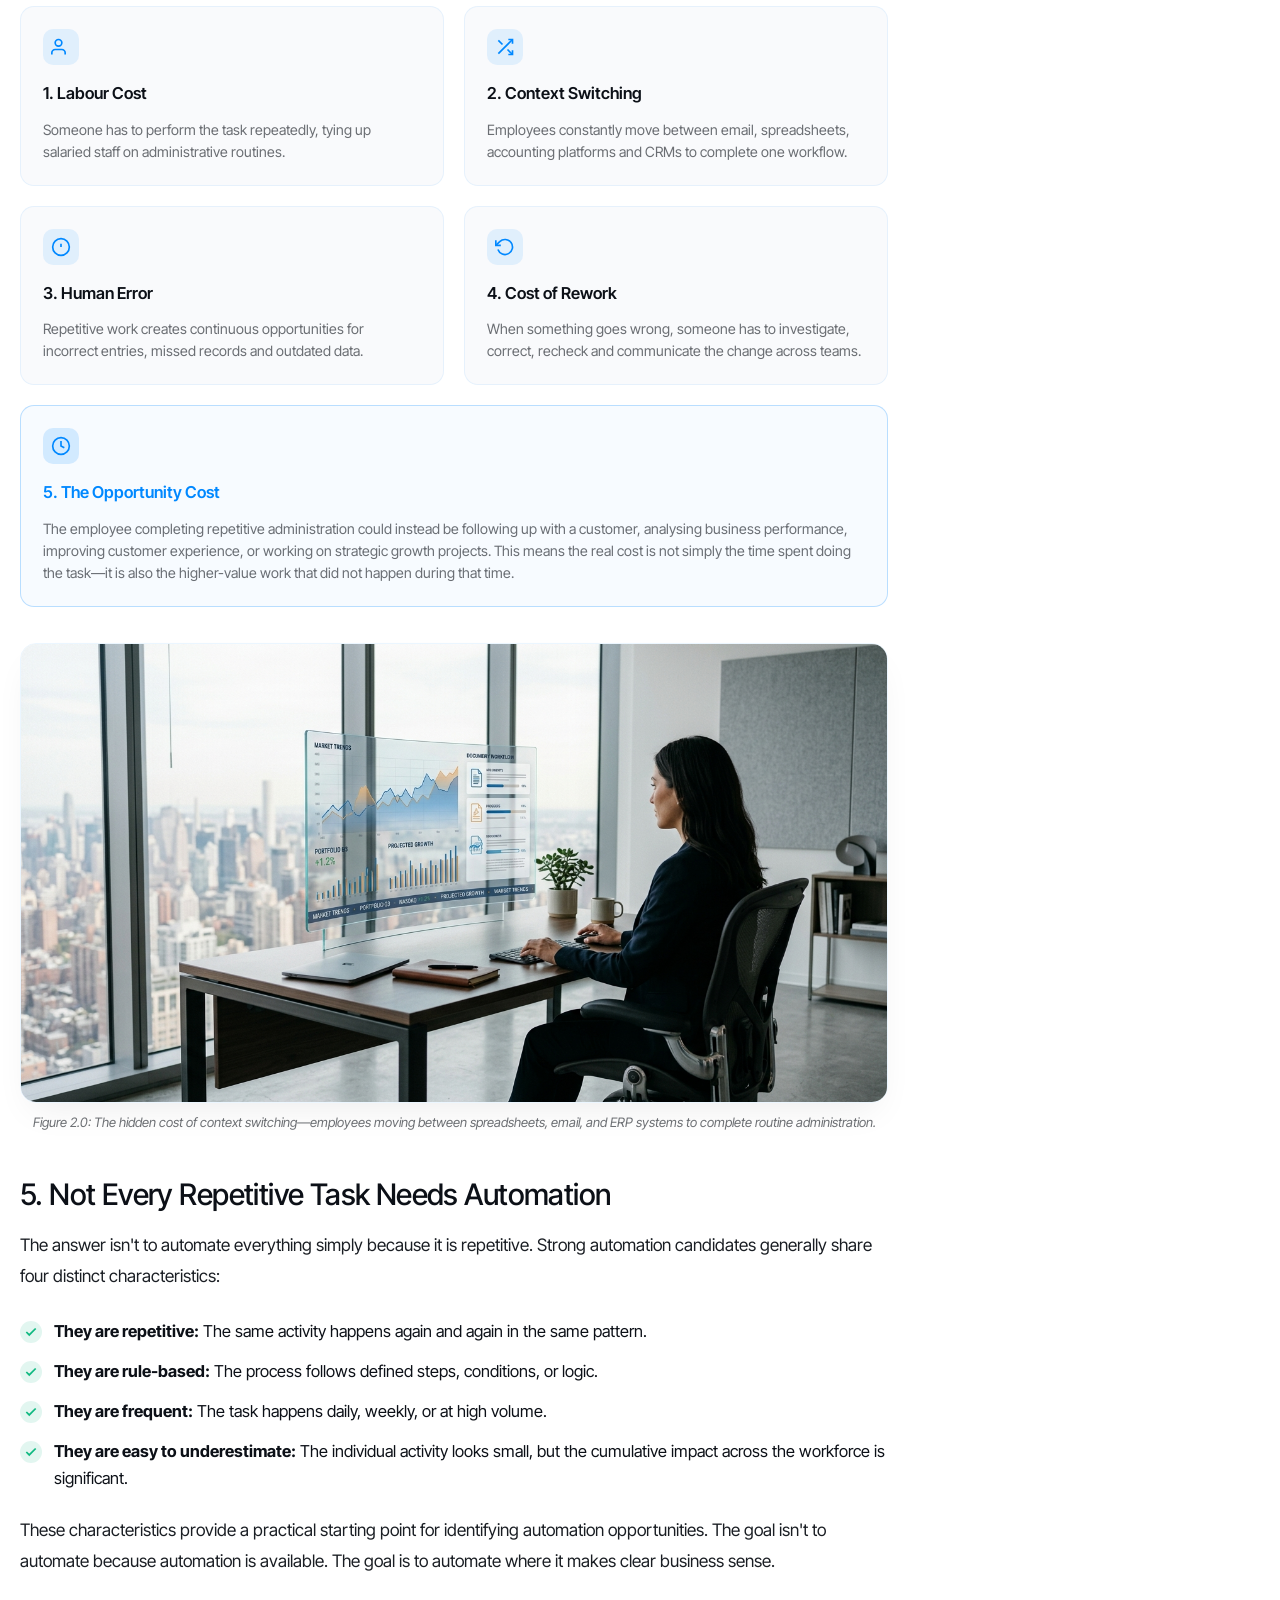
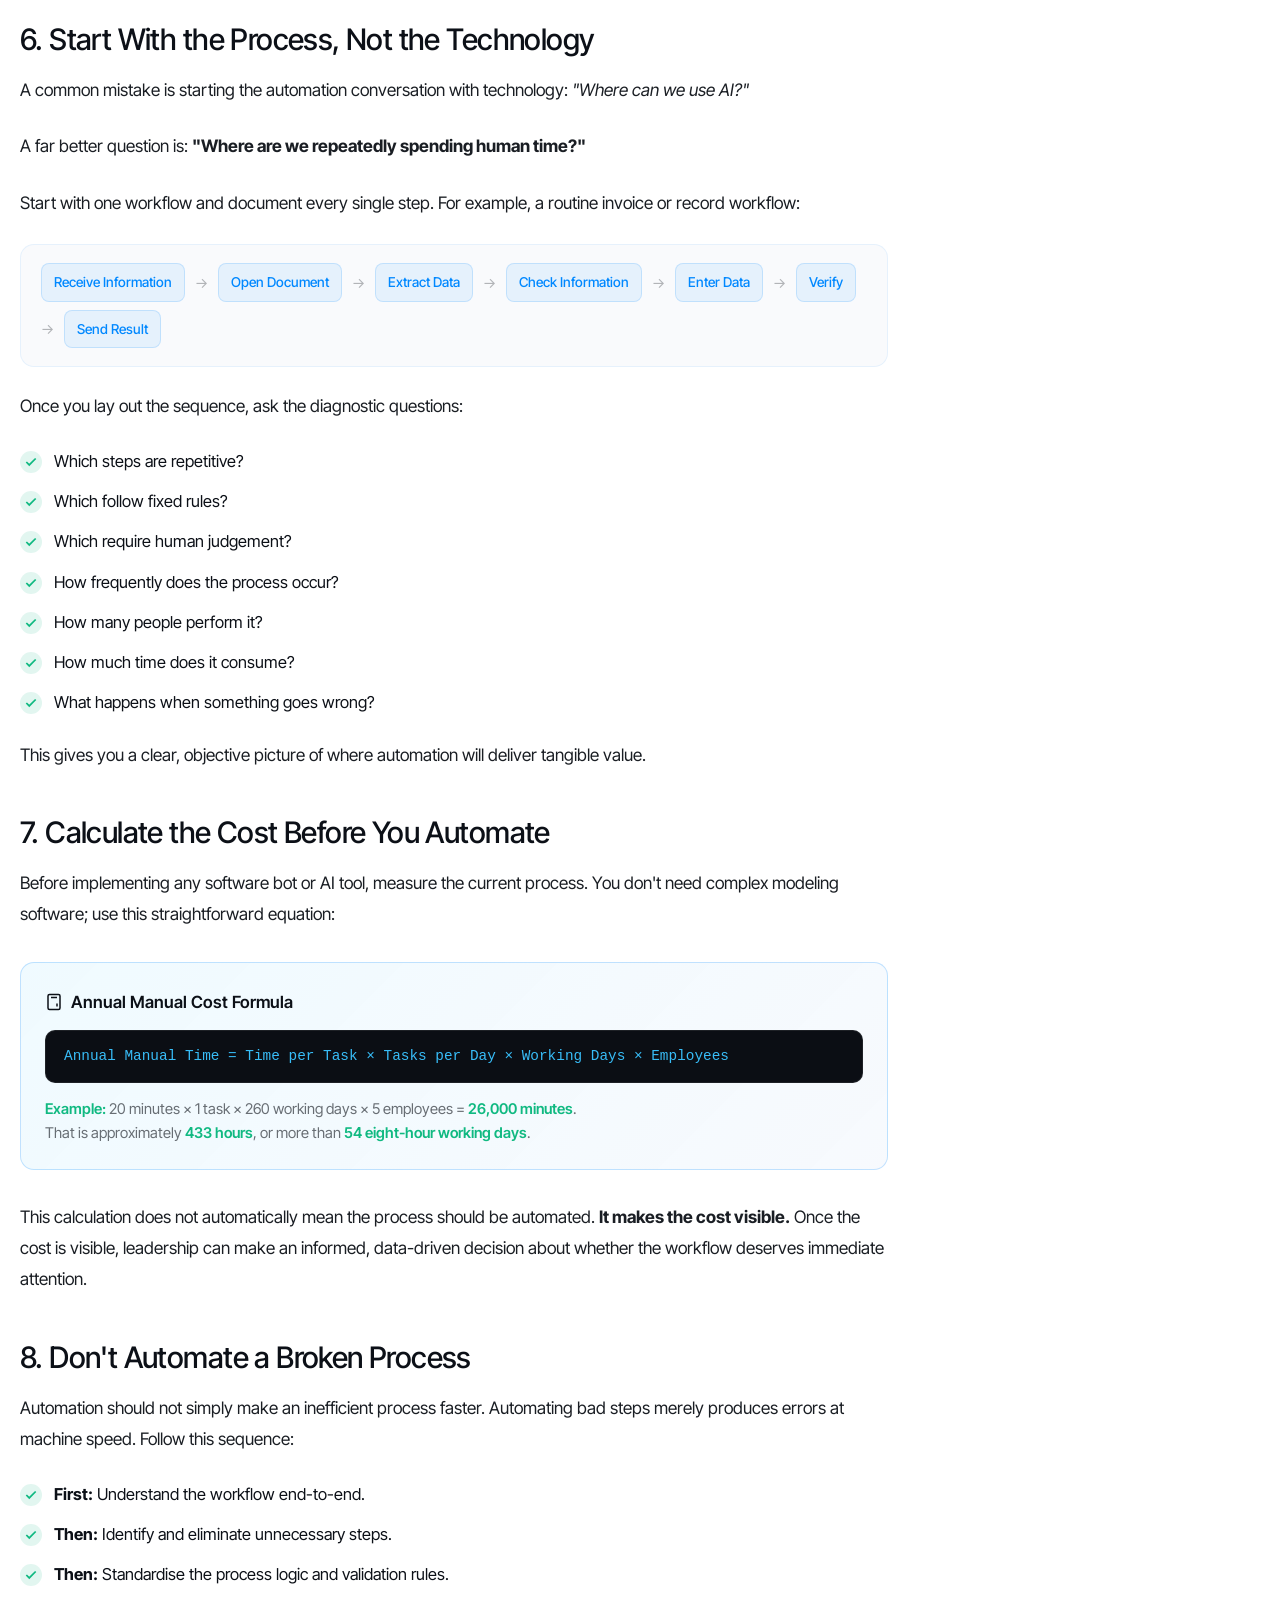
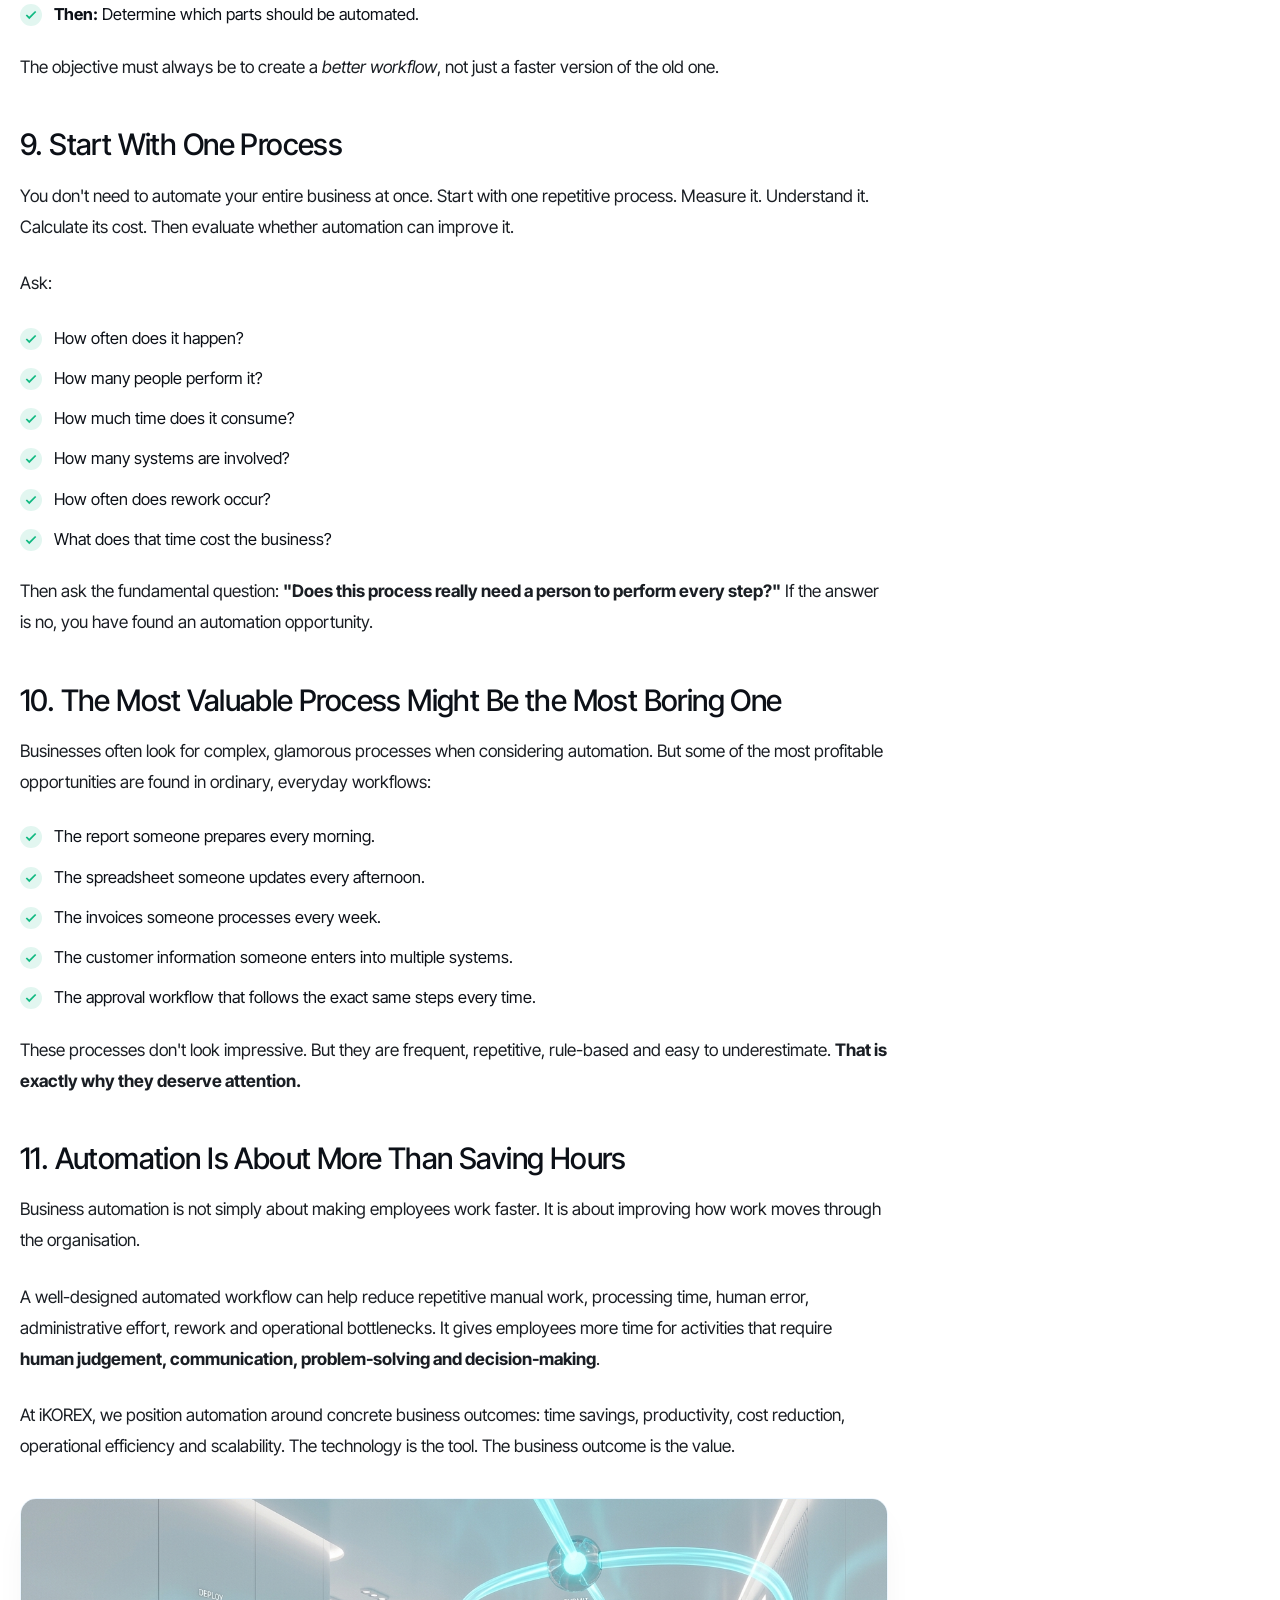
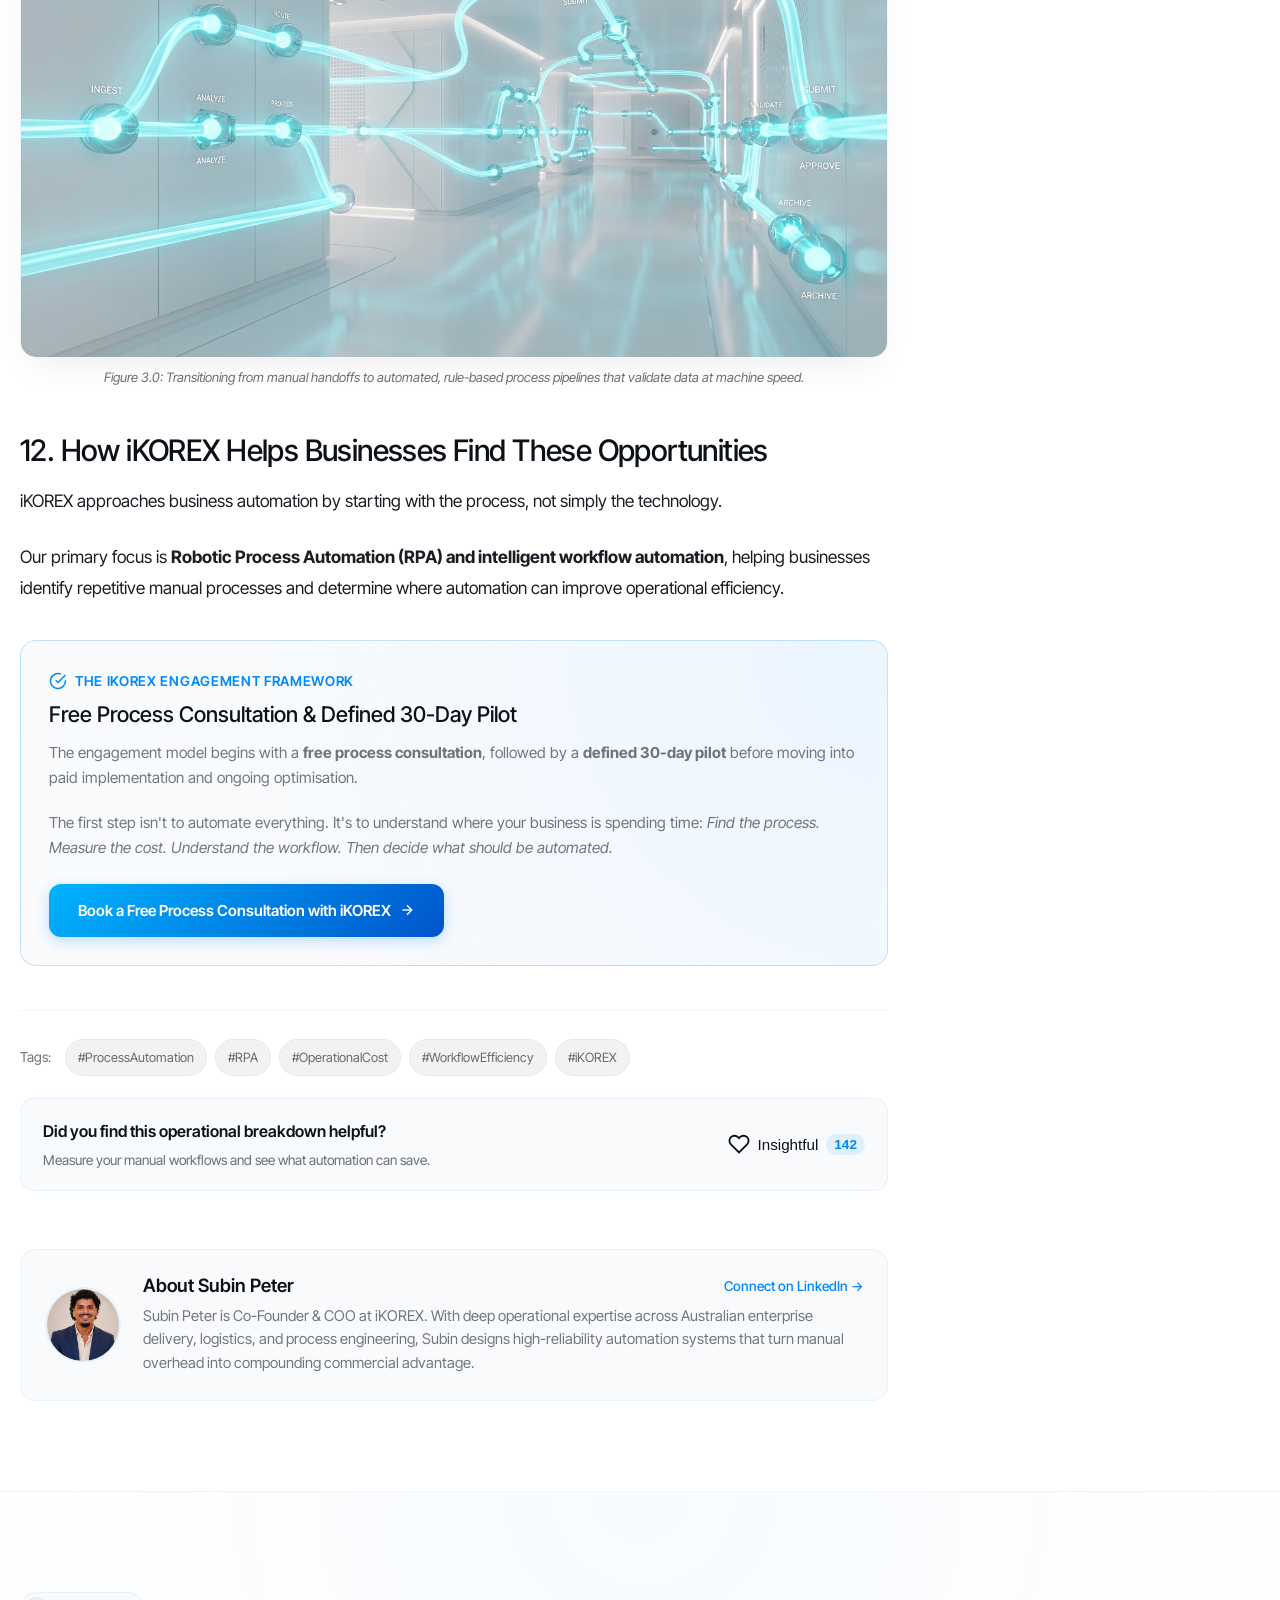
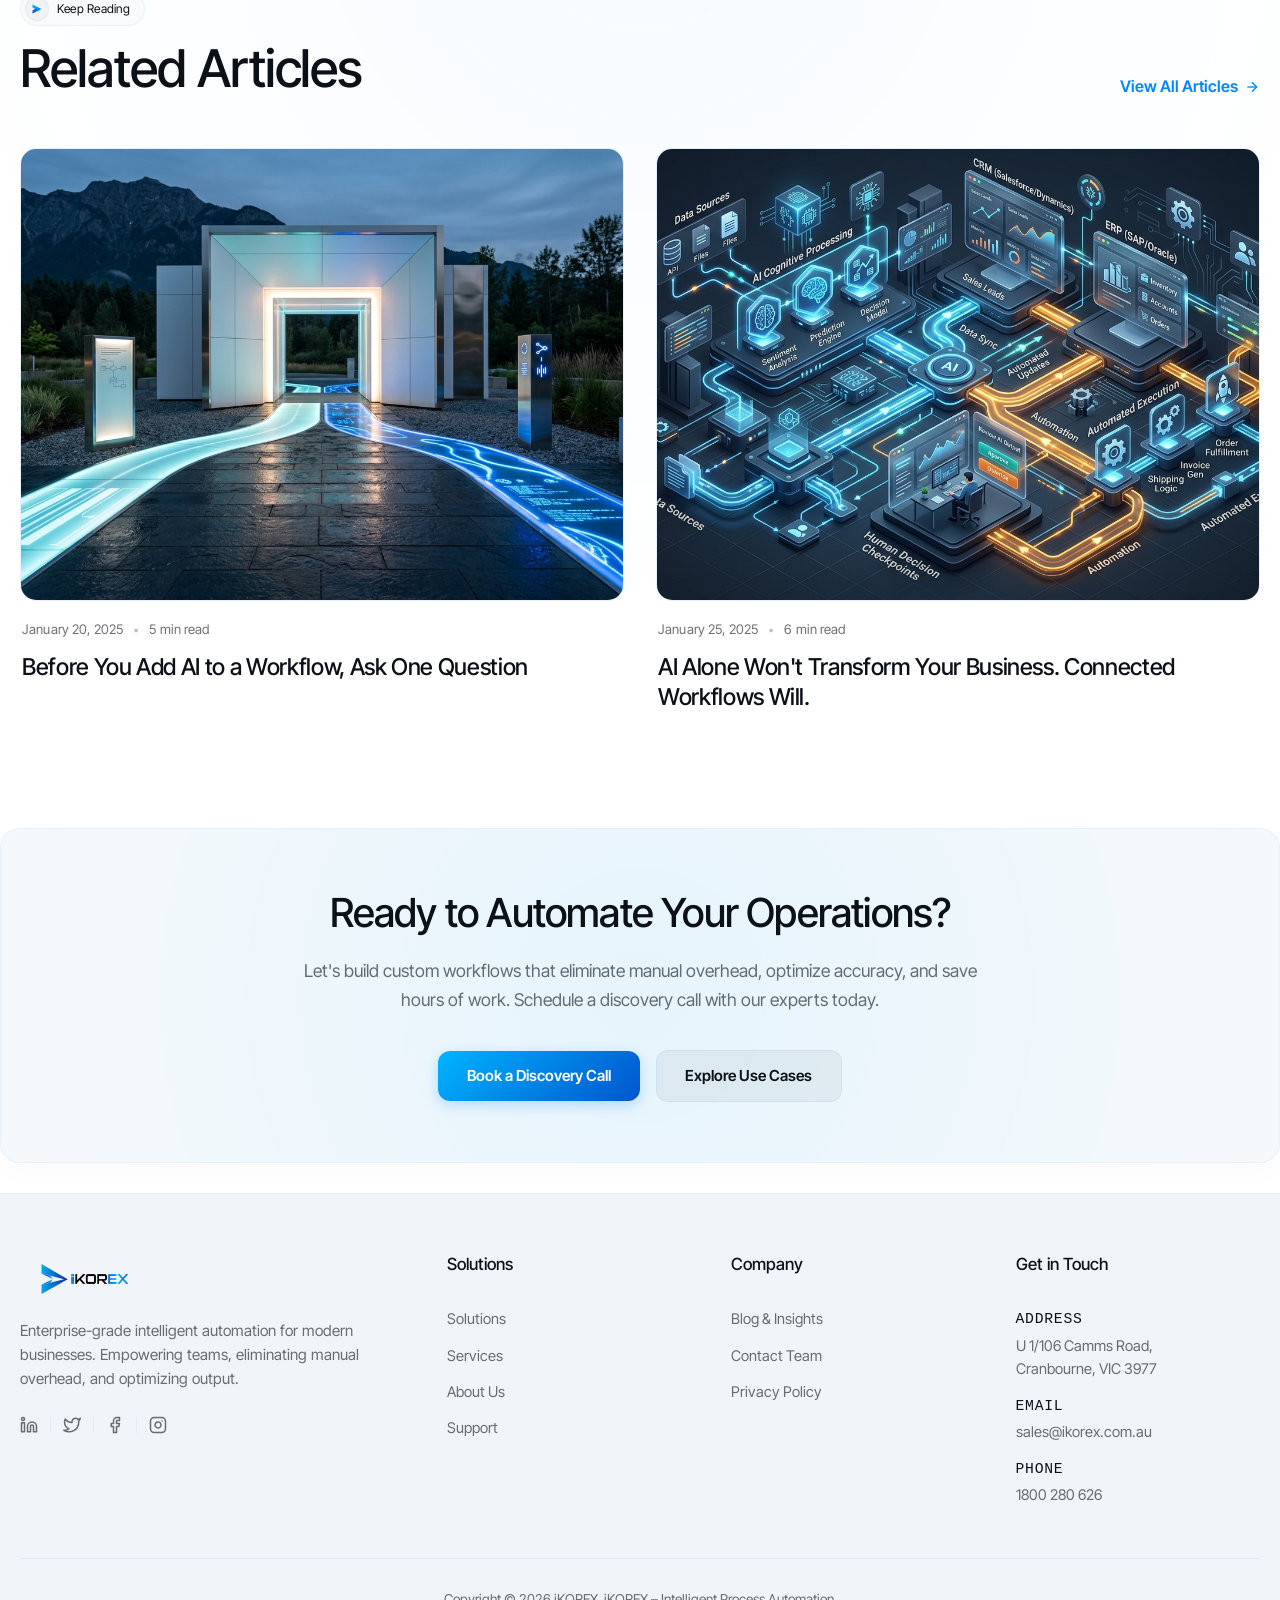
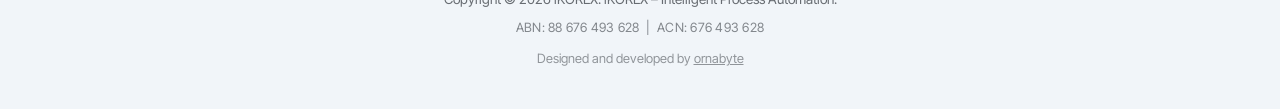
<file: blog-detail.html>
<!DOCTYPE html>
<html lang="en">

<head>
  <meta charset="UTF-8">
  <meta name="viewport" content="width=device-width, initial-scale=1.0">
  <title>The Smallest Tasks Can Become Your Biggest Operational Cost | iKOREX Insights</title>
  <meta name="description"
    content="Why 15-20 minute manual tasks quietly cost businesses hundreds of hours each year — and how to identify, measure, and automate repetitive workflows.">
  <meta name="keywords"
    content="operational cost, repetitive tasks, process automation, robotic process automation, RPA Melbourne, business efficiency, workflow optimization">

  <!-- Inter Tight & Google Fonts -->
  <link rel="preconnect" href="https://fonts.googleapis.com">
  <link rel="preconnect" href="https://fonts.gstatic.com" crossorigin>
  <link
    href="https://fonts.googleapis.com/css2?family=Inter+Tight:ital,wght@0,100..900;1,100..900&family=IBM+Plex+Mono:wght@300;400;500;600;700&display=swap"
    rel="stylesheet">

  <!-- Global Stylesheet -->
  <link rel="stylesheet" href="style.css">
</head>

<body class="antialiased">
  <!-- Theme Init Script -->
  <script>
    (function () {
      try {
        const theme = localStorage.getItem('theme');
        if (theme === 'dark') {
          document.body.classList.add('dark-theme');
        }
      } catch (e) { }
    })();
  </script>

  <!-- Reading Progress Bar -->
  <div class="reading-progress-bar" id="readingProgressBar"></div>

  <!-- Copy Toast Notification -->
  <div class="copy-toast" id="copyToast">
    <svg viewBox="0 0 24 24" width="18" height="18" fill="none" stroke="currentColor" stroke-width="2.5" stroke-linecap="round" stroke-linejoin="round">
      <polyline points="20 6 9 17 4 12"></polyline>
    </svg>
    <span>Article link copied to clipboard!</span>
  </div>

  <!-- Navigation Bar -->
  <header class="navbar">
    <div class="navbar-container">
      <a href="index.html" class="logo">
        <img class="logo-img" src="logo.png" alt="iKOREX Logo">
      </a>

      <!-- Nav Links -->
      <nav class="nav-links">
        <a href="index.html#hero">Home</a>
        <a href="services.html">Services</a>
        <a href="solutions.html">Solutions</a>
        <a href="index.html#blog" class="active">Blog</a>
        <a href="about.html">About</a>
        <a href="contact.html">Contact</a>
        <div class="mobile-cta">
          <a href="index.html#get-started" class="btn btn-primary btn-sm">Start Trial</a>
        </div>
      </nav>

      <!-- Right CTA & Theme Toggle -->
      <div class="nav-cta">
        <button class="theme-toggle-btn" id="themeToggleBtn" aria-label="Toggle theme">
          <svg class="sun-icon" viewBox="0 0 24 24" width="18" height="18" fill="none" stroke="currentColor"
            stroke-width="2">
            <circle cx="12" cy="12" r="5"></circle>
            <line x1="12" y1="1" x2="12" y2="3"></line>
            <line x1="12" y1="21" x2="12" y2="23"></line>
            <line x1="4.22" y1="4.22" x2="5.64" y2="5.64"></line>
            <line x1="18.36" y1="18.36" x2="19.78" y2="19.78"></line>
            <line x1="1" y1="12" x2="3" y2="12"></line>
            <line x1="21" y1="12" x2="23" y2="12"></line>
            <line x1="4.22" y1="19.78" x2="5.64" y2="18.36"></line>
            <line x1="18.36" y1="5.64" x2="19.78" y2="4.22"></line>
          </svg>
          <svg class="moon-icon" viewBox="0 0 24 24" width="18" height="18" fill="none" stroke="currentColor"
            stroke-width="2">
            <path d="M21 12.79A9 9 0 1 1 11.21 3 7 7 0 0 0 21 12.79z"></path>
          </svg>
        </button>
        <a href="index.html#get-started" class="btn btn-primary btn-sm">Start Trial</a>
      </div>

      <!-- Mobile menu trigger -->
      <button class="mobile-menu-btn" aria-label="Toggle menu" id="mobileMenuBtn">
        <svg viewBox="0 0 24 24" width="24" height="24" fill="none" stroke="currentColor" stroke-width="2">
          <line x1="3" y1="12" x2="21" y2="12"></line>
          <line x1="3" y1="6" x2="21" y2="6"></line>
          <line x1="3" y1="18" x2="21" y2="18"></line>
        </svg>
      </button>
    </div>
  </header>

  <!-- Article Hero Header -->
  <header class="article-header-section">
    <div class="grid-overlay"></div>
    <div class="section-container" style="position: relative; z-index: 2;">
      <!-- Breadcrumb navigation -->
      <nav class="article-breadcrumb" aria-label="Breadcrumb">
        <a href="index.html">
          <svg viewBox="0 0 24 24" width="14" height="14" fill="none" stroke="currentColor" stroke-width="2">
            <path d="M3 9l9-7 9 7v11a2 2 0 0 1-2 2H5a2 2 0 0 1-2-2z"></path>
            <polyline points="9 22 9 12 15 12 15 22"></polyline>
          </svg>
          Home
        </a>
        <span class="separator">/</span>
        <a href="index.html#blog">Articles &amp; Insights</a>
        <span class="separator">/</span>
        <span style="color: var(--text-main); font-weight: 500;">The Smallest Tasks Can Become Your Biggest Operational Cost</span>
      </nav>

      <!-- Eyebrow Badge -->
      <div style="margin-bottom: 20px;">
        <div class="custom-badge">
          <span class="badge-icon-wrapper">
            <svg viewBox="0 0 24 24" fill="none" class="badge-svg">
              <defs>
                <linearGradient id="logo-icon-grad-top-b1" x1="3" y1="3" x2="21" y2="12" gradientUnits="userSpaceOnUse">
                  <stop offset="0%" stop-color="#00b4ff" />
                  <stop offset="100%" stop-color="#0088ff" />
                </linearGradient>
                <linearGradient id="logo-icon-grad-bottom-b1" x1="3" y1="21" x2="21" y2="12" gradientUnits="userSpaceOnUse">
                  <stop offset="0%" stop-color="#0055cc" />
                  <stop offset="100%" stop-color="#0088ff" />
                </linearGradient>
              </defs>
              <path d="M3 3 L21 12 L8 12 L3 9 Z" fill="url(#logo-icon-grad-top-b1)" />
              <path d="M3 21 L21 12 L8 12 L3 15 Z" fill="url(#logo-icon-grad-bottom-b1)" />
            </svg>
          </span>
          <span class="badge-text">Operational Strategy &bull; Business Process Automation</span>
        </div>
      </div>

      <h1 class="article-headline">The Smallest Tasks Can Become Your Biggest Operational Cost</h1>
      <p class="article-lead">
        A task that takes 15 or 20 minutes rarely feels like a business problem. But repeated across days, employees, and systems, the numbers change dramatically.
      </p>

      <!-- Author and Meta Row -->
      <div class="article-author-bar">
        <div class="author-info-group">
          <img src="assets/images/Team/subin_peter.png" alt="Subin Peter" class="author-avatar">
          <div class="author-details">
            <span class="author-name">Subin Peter</span>
            <span class="author-role">Co-Founder &amp; COO, iKOREX</span>
          </div>
        </div>

        <div class="article-pub-meta">
          <span><strong style="color: var(--text-main);">Published:</strong> January 15, 2025</span>
          <span class="blog-card-separator">&bull;</span>
          <span><strong style="color: var(--text-main);">Reading Time:</strong> 6 min read</span>
          <span class="blog-card-separator">&bull;</span>
          <span style="color: var(--accent-green); font-weight: 500;">Operational ROI Guide</span>
        </div>

        <div class="article-actions">
          <button class="action-btn" id="shareCopyBtn" aria-label="Copy link to article">
            <svg viewBox="0 0 24 24" width="16" height="16" fill="none" stroke="currentColor" stroke-width="2">
              <path d="M10 13a5 5 0 0 0 7.54.54l3-3a5 5 0 0 0-7.07-7.07l-1.72 1.71"></path>
              <path d="M14 11a5 5 0 0 0-7.54-.54l-3 3a5 5 0 0 0 7.07 7.07l1.71-1.71"></path>
            </svg>
            <span>Share</span>
          </button>
          <a href="https://twitter.com/intent/tweet?text=The%20Smallest%20Tasks%20Can%20Become%20Your%20Biggest%20Operational%20Cost&url=" target="_blank" rel="noopener noreferrer" class="action-btn" aria-label="Share on X">
            <svg viewBox="0 0 24 24" width="16" height="16" fill="currentColor">
              <path d="M18.244 2.25h3.308l-7.227 8.26 8.502 11.24H16.17l-5.214-6.817L4.99 21.75H1.68l7.73-8.835L1.254 2.25H8.08l4.713 6.231zm-1.161 17.52h1.833L7.084 4.126H5.117z"/>
            </svg>
          </a>
          <a href="https://www.linkedin.com/sharing/share-offsite/?url=" target="_blank" rel="noopener noreferrer" class="action-btn" aria-label="Share on LinkedIn">
            <svg viewBox="0 0 24 24" width="16" height="16" fill="currentColor">
              <path d="M19 3a2 2 0 0 1 2 2v14a2 2 0 0 1-2 2H5a2 2 0 0 1-2-2V5a2 2 0 0 1 2-2h14m-.5 15.5v-5.3a3.26 3.26 0 0 0-3.26-3.26c-.85 0-1.84.52-2.28 1.3v-1.11h-2.79v8.37h2.79v-4.93c0-.77.62-1.4 1.39-1.4a1.4 1.4 0 0 1 1.4 1.4v4.93h2.75M6.88 8.56a1.68 1.68 0 0 0 1.68-1.68c0-.93-.75-1.69-1.68-1.69a1.69 1.69 0 0 0-1.69 1.69c0 .93.76 1.68 1.69 1.68m1.39 9.94v-8.37H5.5v8.37h2.77z"/>
            </svg>
          </a>
        </div>
      </div>

      <!-- Featured Image Banner -->
      <div class="article-featured-media">
        <img src="assets/images/blog-operational-cost.jpg" alt="Modern architectural hourglass and precision metallic structures representing business operational time" class="article-featured-img">
        <p class="article-img-caption">Figure 1.0: Repetitive manual tasks quietly consume thousands of hours across organizations when multiplied over 260 working days.</p>
      </div>
    </div>
  </header>

  <!-- Main Article Body & Sidebar -->
  <section class="article-content-section">
    <div class="section-container article-layout-grid">
      <!-- Left Column: Main Editorial Content -->
      <main class="article-body">
        <p>
          A task that takes 15 or 20 minutes rarely feels like a business problem.
        </p>
        <p>
          It feels too small to worry about. You might think, <em>"It's only 20 minutes. We'll just get it done."</em> Once, that may be true.
        </p>
        <p>
          But when the same task is repeated every working day, by multiple employees, throughout the year, the numbers change. A 20-minute task repeated across 260 working days equals <strong>5,200 minutes</strong> — approximately <strong>87 hours</strong>, or around <strong>11 working days</strong>, for one person. If five people perform the same task, that becomes approximately <strong>435 hours</strong>, or <strong>55 working days of labour</strong>.
        </p>
        <p>
          The task didn't become more complicated. It simply happened repeatedly. That is where many businesses underestimate the true cost of manual work.
        </p>

        <!-- Callout Box -->
        <div class="article-callout">
          <div class="callout-header">
            <svg viewBox="0 0 24 24" width="20" height="20" fill="none" stroke="currentColor" stroke-width="2.5">
              <circle cx="12" cy="12" r="10"></circle>
              <line x1="12" y1="8" x2="12" y2="12"></line>
              <line x1="12" y1="16" x2="12.01" y2="16"></line>
            </svg>
            <span>The Reality of Repetitive Overhead</span>
          </div>
          <div class="callout-body">
            The real cost of repetitive work isn't measured in minutes. It's measured in what those minutes become when repeated across your business. Daily cost can look small; annual cost can be significant.
          </div>
        </div>

        <!-- Mobile Quick-Access Table of Contents -->
        <details class="mobile-toc-accordion">
          <summary class="mobile-toc-summary">
            <span class="mobile-toc-title">
              <svg viewBox="0 0 24 24" width="16" height="16" fill="none" stroke="currentColor" stroke-width="2">
                <line x1="8" y1="6" x2="21" y2="6"></line>
                <line x1="8" y1="12" x2="21" y2="12"></line>
                <line x1="8" y1="18" x2="21" y2="18"></line>
                <line x1="3" y1="6" x2="3.01" y2="6"></line>
                <line x1="3" y1="12" x2="3.01" y2="12"></line>
                <line x1="3" y1="18" x2="3.01" y2="18"></line>
              </svg>
              Table of Contents
            </span>
            <svg class="mobile-toc-chevron" viewBox="0 0 24 24" width="18" height="18" fill="none" stroke="currentColor" stroke-width="2">
              <polyline points="6 9 12 15 18 9"></polyline>
            </svg>
          </summary>
          <nav class="toc-list" aria-label="Mobile Table of Contents">
            <a href="#problem-not-20-mins" class="toc-link">1. The Problem Isn't the 20 Minutes</a>
            <a href="#work-nobody-schedules" class="toc-link">2. The Work Nobody Puts on the Schedule</a>
            <a href="#small-time-multiplies" class="toc-link">3. Small Time Losses Multiply Quickly</a>
            <a href="#hidden-costs" class="toc-link">4. The Hidden Cost of Manual Work</a>
            <a href="#not-all-tasks-automate" class="toc-link">5. Not Every Task Needs Automation</a>
            <a href="#start-with-process" class="toc-link">6. Start With the Process</a>
            <a href="#calculate-the-cost" class="toc-link">7. Calculate the Cost (Formula)</a>
            <a href="#dont-automate-broken" class="toc-link">8. Don't Automate a Broken Process</a>
            <a href="#start-with-one" class="toc-link">9. Start With One Process</a>
            <a href="#most-valuable-boring" class="toc-link">10. The Most Valuable Process Might Be Boring</a>
            <a href="#more-than-saving-hours" class="toc-link">11. More Than Saving Hours</a>
            <a href="#how-ikorex-helps" class="toc-link">12. How iKOREX Helps</a>
          </nav>
        </details>

        <!-- Section 1 -->
        <h2 id="problem-not-20-mins">1. The Problem Isn't the 20 Minutes</h2>
        <p>
          When businesses estimate a task, they often measure only the obvious activity: <em>"It takes 15 minutes to update this report."</em>
        </p>
        <p>
          But what actually happens? Someone opens a file, finds the information, switches between systems, checks the previous entry, identifies an error, corrects it, updates the record and sends the result.
        </p>
        <p>
          The task isn't really just "15 minutes of updating." It is a sequence of small actions: <strong>finding, switching, checking, correcting, updating and sending</strong>.
        </p>
        <p>
          Businesses often count the doing while overlooking the finding, switching, checking and correcting around it. When those actions happen every day, the hidden cost starts to grow.
        </p>

        <!-- Section 2 -->
        <h2 id="work-nobody-schedules">2. The Work Nobody Puts on the Schedule</h2>
        <p>
          Businesses schedule meetings, sales calls, projects and customer work. But repetitive operational work often happens in the background.
        </p>
        <p>
          Employees may spend part of every day entering data, updating spreadsheets, processing invoices, preparing reports, checking records, copying information between systems, updating customer details, sending routine emails and processing approvals.
        </p>
        <p>
          None of these tasks necessarily looks significant on its own. But they consume something every business has a limited amount of: <strong>human time</strong>.
        </p>
        <p>
          The important question is not only, <em>"How long does this task take?"</em> It is:
        </p>
        <div class="article-quote">
          <div class="quote-text">
            "How much time does this process consume across the entire organisation?"
          </div>
          <div class="quote-author">iKOREX Process Diagnostic</div>
        </div>

        <!-- Section 3 -->
        <h2 id="small-time-multiplies">3. Small Time Losses Multiply Quickly</h2>
        <p>
          One employee spending 20 minutes every working day on the same manual process uses approximately <strong>87 hours a year</strong>. For five employees, that becomes approximately <strong>435 hours</strong>, or <strong>55 working days of labour</strong>.
        </p>
        <p>
          And that calculation considers only the time spent performing the task. It does not include errors, rework, delays, interruptions or the value of the work employees could have completed instead.
        </p>

        <!-- Section 4 -->
        <h2 id="hidden-costs">4. The Hidden Cost of Manual Work</h2>
        <p>
          Manual work creates far more than a simple time cost. When evaluated end-to-end, it introduces five compounding liabilities:
        </p>

        <div class="article-bento-grid">
          <div class="article-bento-item">
            <div class="bento-item-icon">
              <svg viewBox="0 0 24 24" width="20" height="20" fill="none" stroke="currentColor" stroke-width="2">
                <path d="M17 21v-2a4 4 0 0 0-4-4H5a4 4 0 0 0-4 4v2"></path>
                <circle cx="9" cy="7" r="4"></circle>
              </svg>
            </div>
            <div class="bento-item-title">1. Labour Cost</div>
            <div class="bento-item-desc">Someone has to perform the task repeatedly, tying up salaried staff on administrative routines.</div>
          </div>

          <div class="article-bento-item">
            <div class="bento-item-icon">
              <svg viewBox="0 0 24 24" width="20" height="20" fill="none" stroke="currentColor" stroke-width="2">
                <polyline points="16 3 21 3 21 8"></polyline>
                <line x1="4" y1="20" x2="21" y2="3"></line>
                <polyline points="21 16 21 21 16 21"></polyline>
                <line x1="15" y1="15" x2="21" y2="21"></line>
                <line x1="4" y1="4" x2="9" y2="9"></line>
              </svg>
            </div>
            <div class="bento-item-title">2. Context Switching</div>
            <div class="bento-item-desc">Employees constantly move between email, spreadsheets, accounting platforms and CRMs to complete one workflow.</div>
          </div>

          <div class="article-bento-item">
            <div class="bento-item-icon">
              <svg viewBox="0 0 24 24" width="20" height="20" fill="none" stroke="currentColor" stroke-width="2">
                <circle cx="12" cy="12" r="10"></circle>
                <line x1="12" y1="8" x2="12" y2="12"></line>
                <line x1="12" y1="16" x2="12.01" y2="16"></line>
              </svg>
            </div>
            <div class="bento-item-title">3. Human Error</div>
            <div class="bento-item-desc">Repetitive work creates continuous opportunities for incorrect entries, missed records and outdated data.</div>
          </div>

          <div class="article-bento-item">
            <div class="bento-item-icon">
              <svg viewBox="0 0 24 24" width="20" height="20" fill="none" stroke="currentColor" stroke-width="2">
                <polyline points="1 4 1 10 7 10"></polyline>
                <path d="M3.51 15a9 9 0 1 0 2.13-9.36L1 10"></path>
              </svg>
            </div>
            <div class="bento-item-title">4. Cost of Rework</div>
            <div class="bento-item-desc">When something goes wrong, someone has to investigate, correct, recheck and communicate the change across teams.</div>
          </div>
        </div>

        <div class="article-bento-item" style="margin-top: -12px; margin-bottom: 24px; border-color: rgba(0, 136, 255, 0.25); background: rgba(0, 136, 255, 0.03);">
          <div class="bento-item-icon" style="background: rgba(0, 136, 255, 0.15); color: var(--accent-orange);">
            <svg viewBox="0 0 24 24" width="20" height="20" fill="none" stroke="currentColor" stroke-width="2">
              <circle cx="12" cy="12" r="10"></circle>
              <polyline points="12 6 12 12 16 14"></polyline>
            </svg>
          </div>
          <div class="bento-item-title" style="color: var(--accent-orange);">5. The Opportunity Cost</div>
          <div class="bento-item-desc">The employee completing repetitive administration could instead be following up with a customer, analysing business performance, improving customer experience, or working on strategic growth projects. This means the real cost is not simply the time spent doing the task—it is also the higher-value work that did not happen during that time.</div>
        </div>

        <!-- Inline Figure 1: Context Switching & Document Workflows -->
        <figure class="article-inline-media">
          <img src="assets/images/blog-context-switching.jpg" alt="Executive workstation with data streams and document workflows across multiple business platforms" class="article-inline-img" loading="lazy">
          <figcaption class="article-img-caption">Figure 2.0: The hidden cost of context switching—employees moving between spreadsheets, email, and ERP systems to complete routine administration.</figcaption>
        </figure>

        <!-- Section 5 -->
        <h2 id="not-all-tasks-automate">5. Not Every Repetitive Task Needs Automation</h2>
        <p>
          The answer isn't to automate everything simply because it is repetitive. Strong automation candidates generally share four distinct characteristics:
        </p>
        <ul class="article-checklist">
          <li>
            <div class="checklist-icon">
              <svg viewBox="0 0 24 24" width="14" height="14" fill="none" stroke="currentColor" stroke-width="3">
                <polyline points="20 6 9 17 4 12"></polyline>
              </svg>
            </div>
            <span><strong>They are repetitive:</strong> The same activity happens again and again in the same pattern.</span>
          </li>
          <li>
            <div class="checklist-icon">
              <svg viewBox="0 0 24 24" width="14" height="14" fill="none" stroke="currentColor" stroke-width="3">
                <polyline points="20 6 9 17 4 12"></polyline>
              </svg>
            </div>
            <span><strong>They are rule-based:</strong> The process follows defined steps, conditions, or logic.</span>
          </li>
          <li>
            <div class="checklist-icon">
              <svg viewBox="0 0 24 24" width="14" height="14" fill="none" stroke="currentColor" stroke-width="3">
                <polyline points="20 6 9 17 4 12"></polyline>
              </svg>
            </div>
            <span><strong>They are frequent:</strong> The task happens daily, weekly, or at high volume.</span>
          </li>
          <li>
            <div class="checklist-icon">
              <svg viewBox="0 0 24 24" width="14" height="14" fill="none" stroke="currentColor" stroke-width="3">
                <polyline points="20 6 9 17 4 12"></polyline>
              </svg>
            </div>
            <span><strong>They are easy to underestimate:</strong> The individual activity looks small, but the cumulative impact across the workforce is significant.</span>
          </li>
        </ul>
        <p>
          These characteristics provide a practical starting point for identifying automation opportunities. The goal isn't to automate because automation is available. The goal is to automate where it makes clear business sense.
        </p>

        <!-- Section 6 -->
        <h2 id="start-with-process">6. Start With the Process, Not the Technology</h2>
        <p>
          A common mistake is starting the automation conversation with technology: <em>"Where can we use AI?"</em>
        </p>
        <p>
          A far better question is: <strong>"Where are we repeatedly spending human time?"</strong>
        </p>
        <p>
          Start with one workflow and document every single step. For example, a routine invoice or record workflow:
        </p>

        <!-- Workflow Step Chain -->
        <div class="workflow-chain">
          <span class="workflow-step">Receive Information</span>
          <span class="workflow-arrow">&rarr;</span>
          <span class="workflow-step">Open Document</span>
          <span class="workflow-arrow">&rarr;</span>
          <span class="workflow-step">Extract Data</span>
          <span class="workflow-arrow">&rarr;</span>
          <span class="workflow-step">Check Information</span>
          <span class="workflow-arrow">&rarr;</span>
          <span class="workflow-step">Enter Data</span>
          <span class="workflow-arrow">&rarr;</span>
          <span class="workflow-step">Verify</span>
          <span class="workflow-arrow">&rarr;</span>
          <span class="workflow-step">Send Result</span>
        </div>

        <p>Once you lay out the sequence, ask the diagnostic questions:</p>
        <ul class="article-checklist">
          <li>
            <div class="checklist-icon">
              <svg viewBox="0 0 24 24" width="14" height="14" fill="none" stroke="currentColor" stroke-width="3"><polyline points="20 6 9 17 4 12"></polyline></svg>
            </div>
            <span>Which steps are repetitive?</span>
          </li>
          <li>
            <div class="checklist-icon">
              <svg viewBox="0 0 24 24" width="14" height="14" fill="none" stroke="currentColor" stroke-width="3"><polyline points="20 6 9 17 4 12"></polyline></svg>
            </div>
            <span>Which follow fixed rules?</span>
          </li>
          <li>
            <div class="checklist-icon">
              <svg viewBox="0 0 24 24" width="14" height="14" fill="none" stroke="currentColor" stroke-width="3"><polyline points="20 6 9 17 4 12"></polyline></svg>
            </div>
            <span>Which require human judgement?</span>
          </li>
          <li>
            <div class="checklist-icon">
              <svg viewBox="0 0 24 24" width="14" height="14" fill="none" stroke="currentColor" stroke-width="3"><polyline points="20 6 9 17 4 12"></polyline></svg>
            </div>
            <span>How frequently does the process occur?</span>
          </li>
          <li>
            <div class="checklist-icon">
              <svg viewBox="0 0 24 24" width="14" height="14" fill="none" stroke="currentColor" stroke-width="3"><polyline points="20 6 9 17 4 12"></polyline></svg>
            </div>
            <span>How many people perform it?</span>
          </li>
          <li>
            <div class="checklist-icon">
              <svg viewBox="0 0 24 24" width="14" height="14" fill="none" stroke="currentColor" stroke-width="3"><polyline points="20 6 9 17 4 12"></polyline></svg>
            </div>
            <span>How much time does it consume?</span>
          </li>
          <li>
            <div class="checklist-icon">
              <svg viewBox="0 0 24 24" width="14" height="14" fill="none" stroke="currentColor" stroke-width="3"><polyline points="20 6 9 17 4 12"></polyline></svg>
            </div>
            <span>What happens when something goes wrong?</span>
          </li>
        </ul>
        <p>This gives you a clear, objective picture of where automation will deliver tangible value.</p>

        <!-- Section 7 -->
        <h2 id="calculate-the-cost">7. Calculate the Cost Before You Automate</h2>
        <p>
          Before implementing any software bot or AI tool, measure the current process. You don't need complex modeling software; use this straightforward equation:
        </p>

        <!-- Calculation Formula Card -->
        <div class="calc-formula-card">
          <div class="calc-formula-title">
            <svg viewBox="0 0 24 24" width="18" height="18" fill="none" stroke="currentColor" stroke-width="2">
              <rect x="4" y="2" width="16" height="20" rx="2"></rect>
              <line x1="8" y1="6" x2="16" y2="6"></line>
              <line x1="16" y1="14" x2="16" y2="18"></line>
              <path d="M16 10h.01"></path>
              <path d="M12 10h.01"></path>
              <path d="M8 10h.01"></path>
              <path d="M12 14h.01"></path>
              <path d="M8 14h.01"></path>
              <path d="M12 18h.01"></path>
              <path d="M8 18h.01"></path>
            </svg>
            Annual Manual Cost Formula
          </div>
          <div class="calc-formula-code">
Annual Manual Time = Time per Task × Tasks per Day × Working Days × Employees
          </div>
          <div class="calc-formula-result">
            <strong>Example:</strong> 20 minutes × 1 task × 260 working days × 5 employees = <strong>26,000 minutes</strong>.<br>
            That is approximately <strong>433 hours</strong>, or more than <strong>54 eight-hour working days</strong>.
          </div>
        </div>

        <p>
          This calculation does not automatically mean the process should be automated. <strong>It makes the cost visible.</strong> Once the cost is visible, leadership can make an informed, data-driven decision about whether the workflow deserves immediate attention.
        </p>

        <!-- Section 8 -->
        <h2 id="dont-automate-broken">8. Don't Automate a Broken Process</h2>
        <p>
          Automation should not simply make an inefficient process faster. Automating bad steps merely produces errors at machine speed. Follow this sequence:
        </p>
        <ul class="article-checklist">
          <li>
            <div class="checklist-icon"><svg viewBox="0 0 24 24" width="14" height="14" fill="none" stroke="currentColor" stroke-width="3"><polyline points="20 6 9 17 4 12"></polyline></svg></div>
            <span><strong>First:</strong> Understand the workflow end-to-end.</span>
          </li>
          <li>
            <div class="checklist-icon"><svg viewBox="0 0 24 24" width="14" height="14" fill="none" stroke="currentColor" stroke-width="3"><polyline points="20 6 9 17 4 12"></polyline></svg></div>
            <span><strong>Then:</strong> Identify and eliminate unnecessary steps.</span>
          </li>
          <li>
            <div class="checklist-icon"><svg viewBox="0 0 24 24" width="14" height="14" fill="none" stroke="currentColor" stroke-width="3"><polyline points="20 6 9 17 4 12"></polyline></svg></div>
            <span><strong>Then:</strong> Standardise the process logic and validation rules.</span>
          </li>
          <li>
            <div class="checklist-icon"><svg viewBox="0 0 24 24" width="14" height="14" fill="none" stroke="currentColor" stroke-width="3"><polyline points="20 6 9 17 4 12"></polyline></svg></div>
            <span><strong>Then:</strong> Determine which parts should be automated.</span>
          </li>
        </ul>
        <p>
          The objective must always be to create a <em>better workflow</em>, not just a faster version of the old one.
        </p>

        <!-- Section 9 -->
        <h2 id="start-with-one">9. Start With One Process</h2>
        <p>
          You don't need to automate your entire business at once. Start with one repetitive process. Measure it. Understand it. Calculate its cost. Then evaluate whether automation can improve it.
        </p>
        <p>Ask:</p>
        <ul class="article-checklist">
          <li>
            <div class="checklist-icon"><svg viewBox="0 0 24 24" width="14" height="14" fill="none" stroke="currentColor" stroke-width="3"><polyline points="20 6 9 17 4 12"></polyline></svg></div>
            <span>How often does it happen?</span>
          </li>
          <li>
            <div class="checklist-icon"><svg viewBox="0 0 24 24" width="14" height="14" fill="none" stroke="currentColor" stroke-width="3"><polyline points="20 6 9 17 4 12"></polyline></svg></div>
            <span>How many people perform it?</span>
          </li>
          <li>
            <div class="checklist-icon"><svg viewBox="0 0 24 24" width="14" height="14" fill="none" stroke="currentColor" stroke-width="3"><polyline points="20 6 9 17 4 12"></polyline></svg></div>
            <span>How much time does it consume?</span>
          </li>
          <li>
            <div class="checklist-icon"><svg viewBox="0 0 24 24" width="14" height="14" fill="none" stroke="currentColor" stroke-width="3"><polyline points="20 6 9 17 4 12"></polyline></svg></div>
            <span>How many systems are involved?</span>
          </li>
          <li>
            <div class="checklist-icon"><svg viewBox="0 0 24 24" width="14" height="14" fill="none" stroke="currentColor" stroke-width="3"><polyline points="20 6 9 17 4 12"></polyline></svg></div>
            <span>How often does rework occur?</span>
          </li>
          <li>
            <div class="checklist-icon"><svg viewBox="0 0 24 24" width="14" height="14" fill="none" stroke="currentColor" stroke-width="3"><polyline points="20 6 9 17 4 12"></polyline></svg></div>
            <span>What does that time cost the business?</span>
          </li>
        </ul>
        <p>
          Then ask the fundamental question: <strong>"Does this process really need a person to perform every step?"</strong> If the answer is no, you have found an automation opportunity.
        </p>

        <!-- Section 10 -->
        <h2 id="most-valuable-boring">10. The Most Valuable Process Might Be the Most Boring One</h2>
        <p>
          Businesses often look for complex, glamorous processes when considering automation. But some of the most profitable opportunities are found in ordinary, everyday workflows:
        </p>
        <ul class="article-checklist">
          <li>
            <div class="checklist-icon"><svg viewBox="0 0 24 24" width="14" height="14" fill="none" stroke="currentColor" stroke-width="3"><polyline points="20 6 9 17 4 12"></polyline></svg></div>
            <span>The report someone prepares every morning.</span>
          </li>
          <li>
            <div class="checklist-icon"><svg viewBox="0 0 24 24" width="14" height="14" fill="none" stroke="currentColor" stroke-width="3"><polyline points="20 6 9 17 4 12"></polyline></svg></div>
            <span>The spreadsheet someone updates every afternoon.</span>
          </li>
          <li>
            <div class="checklist-icon"><svg viewBox="0 0 24 24" width="14" height="14" fill="none" stroke="currentColor" stroke-width="3"><polyline points="20 6 9 17 4 12"></polyline></svg></div>
            <span>The invoices someone processes every week.</span>
          </li>
          <li>
            <div class="checklist-icon"><svg viewBox="0 0 24 24" width="14" height="14" fill="none" stroke="currentColor" stroke-width="3"><polyline points="20 6 9 17 4 12"></polyline></svg></div>
            <span>The customer information someone enters into multiple systems.</span>
          </li>
          <li>
            <div class="checklist-icon"><svg viewBox="0 0 24 24" width="14" height="14" fill="none" stroke="currentColor" stroke-width="3"><polyline points="20 6 9 17 4 12"></polyline></svg></div>
            <span>The approval workflow that follows the exact same steps every time.</span>
          </li>
        </ul>
        <p>
          These processes don't look impressive. But they are frequent, repetitive, rule-based and easy to underestimate. <strong>That is exactly why they deserve attention.</strong>
        </p>

        <!-- Section 11 -->
        <h2 id="more-than-saving-hours">11. Automation Is About More Than Saving Hours</h2>
        <p>
          Business automation is not simply about making employees work faster. It is about improving how work moves through the organisation.
        </p>
        <p>
          A well-designed automated workflow can help reduce repetitive manual work, processing time, human error, administrative effort, rework and operational bottlenecks. It gives employees more time for activities that require <strong>human judgement, communication, problem-solving and decision-making</strong>.
        </p>
        <p>
          At iKOREX, we position automation around concrete business outcomes: time savings, productivity, cost reduction, operational efficiency and scalability. The technology is the tool. The business outcome is the value.
        </p>

        <!-- Inline Figure 2: Automated Process Pipeline -->
        <figure class="article-inline-media">
          <img src="assets/images/blog-process-pipeline.jpg" alt="Streamlined automated workflow pipelines connecting data ingestion, routing, validation, and approval" class="article-inline-img" loading="lazy">
          <figcaption class="article-img-caption">Figure 3.0: Transitioning from manual handoffs to automated, rule-based process pipelines that validate data at machine speed.</figcaption>
        </figure>

        <!-- Section 12 -->
        <h2 id="how-ikorex-helps">12. How iKOREX Helps Businesses Find These Opportunities</h2>
        <p>
          iKOREX approaches business automation by starting with the process, not simply the technology.
        </p>
        <p>
          Our primary focus is <strong>Robotic Process Automation (RPA) and intelligent workflow automation</strong>, helping businesses identify repetitive manual processes and determine where automation can improve operational efficiency.
        </p>

        <!-- Consultation Box -->
        <div class="consultation-feature-card">
          <div style="display: flex; align-items: center; gap: 8px; color: var(--accent-orange); font-size: 0.85rem; font-weight: 600; text-transform: uppercase; letter-spacing: 0.05em; margin-bottom: 8px;">
            <svg viewBox="0 0 24 24" width="18" height="18" fill="none" stroke="currentColor" stroke-width="2"><path d="M22 11.08V12a10 10 0 1 1-5.93-9.14"></path><polyline points="22 4 12 14.01 9 11.01"></polyline></svg>
            The iKOREX Engagement Framework
          </div>
          <h3>Free Process Consultation &amp; Defined 30-Day Pilot</h3>
          <p>
            The engagement model begins with a <strong>free process consultation</strong>, followed by a <strong>defined 30-day pilot</strong> before moving into paid implementation and ongoing optimisation.
          </p>
          <p style="margin-bottom: 24px;">
            The first step isn't to automate everything. It's to understand where your business is spending time: <em>Find the process. Measure the cost. Understand the workflow. Then decide what should be automated.</em>
          </p>
          <a href="contact.html" class="btn btn-primary" style="display: inline-flex; gap: 8px;">
            Book a Free Process Consultation with iKOREX
            <svg viewBox="0 0 24 24" width="16" height="16" fill="none" stroke="currentColor" stroke-width="2"><line x1="5" y1="12" x2="19" y2="12"></line><polyline points="12 5 19 12 12 19"></polyline></svg>
          </a>
        </div>

        <!-- Article Footer Meta & Reactions -->
        <div class="article-footer-meta">
          <div class="article-tags">
            <span style="font-size: 0.85rem; color: var(--text-muted); margin-right: 6px; align-self: center;">Tags:</span>
            <a href="#" class="article-tag">#ProcessAutomation</a>
            <a href="#" class="article-tag">#RPA</a>
            <a href="#" class="article-tag">#OperationalCost</a>
            <a href="#" class="article-tag">#WorkflowEfficiency</a>
            <a href="#" class="article-tag">#iKOREX</a>
          </div>

          <div class="article-reaction-row">
            <div>
              <div style="font-weight: 600; font-size: 1rem; color: var(--text-main); margin-bottom: 2px;">Did you find this operational breakdown helpful?</div>
              <div style="font-size: 0.85rem; color: var(--text-muted);">Measure your manual workflows and see what automation can save.</div>
            </div>
            <button class="reaction-btn" id="reactionBtn" aria-label="Like this article">
              <svg viewBox="0 0 24 24" width="22" height="22" fill="none" stroke="currentColor" stroke-width="2" id="reactionHeart">
                <path d="M20.84 4.61a5.5 5.5 0 0 0-7.78 0L12 5.67l-1.06-1.06a5.5 5.5 0 0 0-7.78 7.78l1.06 1.06L12 21.23l7.78-7.78 1.06-1.06a5.5 5.5 0 0 0 0-7.78z"></path>
              </svg>
              <span>Insightful</span>
              <span class="reaction-count" id="reactionCount">142</span>
            </button>
          </div>

          <!-- Author Bio Box -->
          <div class="author-box-card">
            <img src="assets/images/Team/subin_peter.png" alt="Subin Peter" class="author-box-img">
            <div>
              <div style="display: flex; align-items: center; justify-content: space-between; flex-wrap: wrap; gap: 8px; margin-bottom: 6px;">
                <h4 style="margin: 0; font-size: 1.15rem; font-weight: 600; color: var(--text-main);">About Subin Peter</h4>
                <a href="https://linkedin.com" target="_blank" rel="noopener noreferrer" style="color: var(--accent-orange); font-size: 0.85rem; font-weight: 500; text-decoration: none;">Connect on LinkedIn &rarr;</a>
              </div>
              <p style="font-size: 0.925rem; color: var(--text-muted); line-height: 1.6; margin: 0;">
                Subin Peter is Co-Founder &amp; COO at iKOREX. With deep operational expertise across Australian enterprise delivery, logistics, and process engineering, Subin designs high-reliability automation systems that turn manual overhead into compounding commercial advantage.
              </p>
            </div>
          </div>
        </div>
      </main>

      <!-- Right Column: Sticky Sidebar -->
      <aside class="article-sidebar">
        <!-- Table of Contents Widget -->
        <div class="sidebar-widget">
          <div class="widget-title">Table of Contents</div>
          <nav class="toc-list" aria-label="Table of Contents">
            <a href="#problem-not-20-mins" class="toc-link active">1. Not Just 20 Minutes</a>
            <a href="#work-nobody-schedules" class="toc-link">2. Unscheduled Work</a>
            <a href="#small-time-multiplies" class="toc-link">3. Time Losses Multiply</a>
            <a href="#hidden-costs" class="toc-link">4. 5 Hidden Costs</a>
            <a href="#not-all-tasks-automate" class="toc-link">5. What to Automate</a>
            <a href="#start-with-process" class="toc-link">6. Process Before Tech</a>
            <a href="#calculate-the-cost" class="toc-link">7. Calculate the Cost</a>
            <a href="#dont-automate-broken" class="toc-link">8. Broken Processes</a>
            <a href="#start-with-one" class="toc-link">9. Start With One</a>
            <a href="#most-valuable-boring" class="toc-link">10. Boring Processes</a>
            <a href="#more-than-saving-hours" class="toc-link">11. Beyond Saving Hours</a>
            <a href="#how-ikorex-helps" class="toc-link">12. How iKOREX Helps</a>
          </nav>
        </div>

        <!-- Reading Metrics Widget -->
        <div class="sidebar-widget" style="display: flex; justify-content: space-around; text-align: center;">
          <div>
            <div style="font-size: 1.35rem; font-weight: 700; color: var(--accent-orange);">6 min</div>
            <div style="font-size: 0.75rem; color: var(--text-muted); text-transform: uppercase; letter-spacing: 0.05em;">Read Time</div>
          </div>
          <div style="width: 1px; background: var(--border-color);"></div>
          <div>
            <div style="font-size: 1.35rem; font-weight: 700; color: var(--text-main);">1,600</div>
            <div style="font-size: 0.75rem; color: var(--text-muted); text-transform: uppercase; letter-spacing: 0.05em;">Words</div>
          </div>
          <div style="width: 1px; background: var(--border-color);"></div>
          <div>
            <div style="font-size: 1.35rem; font-weight: 700; color: var(--accent-green);">30-Day</div>
            <div style="font-size: 0.75rem; color: var(--text-muted); text-transform: uppercase; letter-spacing: 0.05em;">Pilot</div>
          </div>
        </div>

        <!-- Consultation CTA Widget -->
        <div class="sidebar-cta-widget">
          <div style="width: 44px; height: 44px; border-radius: 12px; background: rgba(0, 136, 255, 0.1); color: var(--accent-orange); display: flex; align-items: center; justify-content: center; margin: 0 auto 14px auto;">
            <svg viewBox="0 0 24 24" width="22" height="22" fill="none" stroke="currentColor" stroke-width="2">
              <path d="M21 16V8a2 2 0 0 0-1-1.73l-7-4a2 2 0 0 0-2 0l-7 4A2 2 0 0 0 3 8v8a2 2 0 0 0 1 1.73l7 4a2 2 0 0 0 2 0l7-4A2 2 0 0 0 21 16z"></path>
              <polyline points="3.27 6.96 12 12.01 20.73 6.96"></polyline>
              <line x1="12" y1="22.08" x2="12" y2="12"></line>
            </svg>
          </div>
          <h4>Measure Your Workflows</h4>
          <p>Book a free process consultation with iKOREX to identify and calculate the cost of your repetitive operational tasks.</p>
          <a href="contact.html" class="btn btn-primary" style="width: 100%; font-size: 0.875rem;">Book Free Consultation</a>
        </div>
      </aside>
    </div>
  </section>

  <!-- Related Articles Section (Equal Height Cards) -->
  <section class="blog-section" style="border-top: 1px solid var(--border-color);">
    <div class="section-container">
      <div style="display: flex; align-items: flex-end; justify-content: space-between; flex-wrap: wrap; gap: 20px; margin-bottom: 48px;">
        <div>
          <div class="custom-badge" style="margin-bottom: 12px;">
            <span class="badge-icon-wrapper">
              <svg viewBox="0 0 24 24" fill="none" class="badge-svg">
                <path d="M3 3 L21 12 L8 12 L3 9 Z" fill="url(#logo-icon-grad-top-b1)" />
                <path d="M3 21 L21 12 L8 12 L3 15 Z" fill="url(#logo-icon-grad-bottom-b1)" />
              </svg>
            </span>
            <span class="badge-text">Keep Reading</span>
          </div>
          <h2 class="section-title" style="margin-bottom: 0;">Related Articles</h2>
        </div>
        <a href="index.html#blog" style="color: var(--accent-orange); text-decoration: none; font-weight: 600; display: inline-flex; align-items: center; gap: 6px;">
          View All Articles
          <svg viewBox="0 0 24 24" width="16" height="16" fill="none" stroke="currentColor" stroke-width="2">
            <line x1="5" y1="12" x2="19" y2="12"></line>
            <polyline points="12 5 19 12 12 19"></polyline>
          </svg>
        </a>
      </div>

      <div class="related-articles-grid">
        <!-- Related Card 1 -->
        <article class="blog-card">
          <a href="blog-detail-2.html" class="blog-card-link">
            <div class="blog-card-img-wrap">
              <img src="assets/images/blog-ai-decision.jpg" alt="Before You Add AI to a Workflow, Ask One Question" class="blog-card-img" loading="lazy">
            </div>
            <div class="blog-card-content">
              <div class="blog-card-meta">
                <span class="blog-card-date">January 20, 2025</span>
                <span class="blog-card-separator">&bull;</span>
                <span class="blog-card-read">5 min read</span>
              </div>
              <h3 class="blog-card-title">Before You Add AI to a Workflow, Ask One Question</h3>
            </div>
          </a>
        </article>

        <!-- Related Card 2 -->
        <article class="blog-card">
          <a href="blog-detail-3.html" class="blog-card-link">
            <div class="blog-card-img-wrap">
              <img src="assets/images/blog-connected-workflows.jpg" alt="AI Alone Won't Transform Your Business. Connected Workflows Will." class="blog-card-img" loading="lazy">
            </div>
            <div class="blog-card-content">
              <div class="blog-card-meta">
                <span class="blog-card-date">January 25, 2025</span>
                <span class="blog-card-separator">&bull;</span>
                <span class="blog-card-read">6 min read</span>
              </div>
              <h3 class="blog-card-title">AI Alone Won't Transform Your Business. Connected Workflows Will.</h3>
            </div>
          </a>
        </article>
      </div>
    </div>
  </section>

  <!-- Pre-Footer CTA Section -->
  <section class="cta-section" id="get-started">
    <div class="section-container">
      <div class="cta-card">
        <div class="cta-glow"></div>
        <div class="cta-content">
          <h2 class="cta-title">Ready to Automate Your Operations?</h2>
          <p class="cta-description">Let's build custom workflows that eliminate manual overhead, optimize accuracy, and
            save hours of work. Schedule a discovery call with our experts today.</p>
          <div class="cta-actions">
            <a href="contact.html" class="btn btn-primary">Book a Discovery Call</a>
            <a href="solutions.html" class="btn btn-secondary">Explore Use Cases</a>
          </div>
        </div>
      </div>
    </div>
  </section>

  <!-- Footer -->
  <footer class="footer" id="contact">
    <div class="section-container footer-grid">
      <div class="footer-brand">
        <a href="index.html" class="logo">
          <img class="logo-img" src="logo.png" alt="iKOREX Logo">
        </a>
        <p class="brand-desc">Enterprise-grade intelligent automation for modern businesses. Empowering teams,
          eliminating manual overhead, and optimizing output.</p>
        <div class="footer-socials">
          <a href="#" class="social-link" aria-label="LinkedIn">
            <svg viewBox="0 0 24 24" width="18" height="18" fill="none" stroke="currentColor" stroke-width="2"
              stroke-linecap="round" stroke-linejoin="round">
              <path d="M16 8a6 6 0 0 1 6 6v7h-4v-7a2 2 0 0 0-2-2 2 2 0 0 0-2 2v7h-4v-7a6 6 0 0 1 6-6z"></path>
              <rect x="2" y="9" width="4" height="12"></rect>
              <circle cx="4" cy="4" r="2"></circle>
            </svg>
          </a>
          <div class="social-divider"></div>
          <a href="#" class="social-link" aria-label="Twitter">
            <svg viewBox="0 0 24 24" width="18" height="18" fill="none" stroke="currentColor" stroke-width="2"
              stroke-linecap="round" stroke-linejoin="round">
              <path
                d="M23 3a10.9 10.9 0 0 1-3.14 1.53 4.48 4.48 0 0 0-7.86 3v1A10.66 10.66 0 0 1 3 4s-4 9 5 13a11.64 11.64 0 0 1-7 2c9 5 20 0 20-11.5a4.5 4.5 0 0 0-.08-.83A7.72 7.72 0 0 0 23 3z">
              </path>
            </svg>
          </a>
          <div class="social-divider"></div>
          <a href="#" class="social-link" aria-label="Facebook">
            <svg viewBox="0 0 24 24" width="18" height="18" fill="none" stroke="currentColor" stroke-width="2"
              stroke-linecap="round" stroke-linejoin="round">
              <path d="M18 2h-3a5 5 0 0 0-5 5v3H7v4h3v8h4v-8h3l1-4h-4V7a1 1 0 0 1 1-1h3z"></path>
            </svg>
          </a>
          <div class="social-divider"></div>
          <a href="#" class="social-link" aria-label="Instagram">
            <svg viewBox="0 0 24 24" width="18" height="18" fill="none" stroke="currentColor" stroke-width="2"
              stroke-linecap="round" stroke-linejoin="round">
              <rect x="2" y="2" width="20" height="20" rx="5" ry="5"></rect>
              <path d="M16 11.37A4 4 0 1 1 12.63 8 4 4 0 0 1 16 11.37z"></path>
              <line x1="17.5" y1="6.5" x2="17.51" y2="6.5"></line>
            </svg>
          </a>
        </div>
      </div>
      <div class="footer-links">
        <div class="link-group">
          <h4>Solutions</h4>
          <a href="solutions.html">Solutions</a>
          <a href="services.html">Services</a>
          <a href="about.html">About Us</a>
          <a href="contact.html">Support</a>
        </div>
        <div class="link-group">
          <h4>Company</h4>
          <a href="index.html#blog">Blog &amp; Insights</a>
          <a href="contact.html">Contact Team</a>
          <a href="#">Privacy Policy</a>
        </div>
        <div class="link-group">
          <h4>Get in Touch</h4>
          <div class="contact-item">
            <span class="footer-label">Address</span>
            <span>U 1/106 Camms Road,<br>Cranbourne, VIC 3977</span>
          </div>
          <div class="contact-item">
            <span class="footer-label">Email</span>
            <a href="mailto:sales@ikorex.com.au">sales@ikorex.com.au</a>
          </div>
          <div class="contact-item">
            <span class="footer-label">Phone</span>
            <a href="tel:1800280626">1800 280 626</a>
          </div>
        </div>
      </div>
    </div>
    <div class="footer-bottom section-container">
      <p>Copyright &copy; 2026 iKOREX. iKOREX &ndash; Intelligent Process Automation.</p>
      <p style="font-size: 0.8rem; opacity: 0.8; letter-spacing: 0.02em;">ABN: 88 676 493 628 &nbsp;|&nbsp; ACN: 676 493 628</p>
      <p style="font-size: 0.8rem; opacity: 0.7; margin-top: 2px;">Designed and developed by <a href="https://www.ornabyte.com" target="_blank" rel="noopener noreferrer" style="color: inherit; text-decoration: underline;">ornabyte</a></p>
    </div>
  </footer>

  <!-- Theme & Custom JavaScript -->
  <script src="main.js"></script>

  <!-- Blog Detail Interactive Features -->
  <script>
    document.addEventListener('DOMContentLoaded', () => {
      // 1. Reading Progress Bar
      const progressBar = document.getElementById('readingProgressBar');
      const updateReadingProgress = () => {
        const scrollTop = window.scrollY || document.documentElement.scrollTop;
        const docHeight = document.documentElement.scrollHeight - document.documentElement.clientHeight;
        if (docHeight > 0 && progressBar) {
          const scrollPercentage = (scrollTop / docHeight) * 100;
          progressBar.style.width = `${Math.min(100, Math.max(0, scrollPercentage))}%`;
        }
      };
      window.addEventListener('scroll', updateReadingProgress, { passive: true });
      updateReadingProgress();

      // 2. Table of Contents ScrollSpy
      const headings = document.querySelectorAll('.article-body h2[id]');
      const tocLinks = document.querySelectorAll('.toc-link');

      const onScrollSpy = () => {
        let currentId = '';
        const scrollPosition = window.scrollY + 140;

        headings.forEach(heading => {
          const top = heading.offsetTop;
          if (scrollPosition >= top) {
            currentId = heading.getAttribute('id');
          }
        });

        if (currentId) {
          tocLinks.forEach(link => {
            if (link.getAttribute('href') === `#${currentId}`) {
              link.classList.add('active');
            } else {
              link.classList.remove('active');
            }
          });
        }
      };
      window.addEventListener('scroll', onScrollSpy, { passive: true });

      // Mobile TOC auto-collapse when a link is clicked
      const mobileToc = document.querySelector('.mobile-toc-accordion');
      if (mobileToc) {
        mobileToc.querySelectorAll('.toc-link').forEach(link => {
          link.addEventListener('click', () => {
            mobileToc.removeAttribute('open');
          });
        });
      }

      // 3. Share / Copy Link Button
      const shareCopyBtn = document.getElementById('shareCopyBtn');
      const copyToast = document.getElementById('copyToast');
      if (shareCopyBtn && copyToast) {
        shareCopyBtn.addEventListener('click', async () => {
          try {
            await navigator.clipboard.writeText(window.location.href);
            copyToast.classList.add('show');
            setTimeout(() => {
              copyToast.classList.remove('show');
            }, 3000);
          } catch (err) {
            // Fallback
            const input = document.createElement('input');
            input.value = window.location.href;
            document.body.appendChild(input);
            input.select();
            document.execCommand('copy');
            document.body.removeChild(input);
            copyToast.classList.add('show');
            setTimeout(() => {
              copyToast.classList.remove('show');
            }, 3000);
          }
        });
      }

      // 4. Insightful / Helpful Reaction Counter
      const reactionBtn = document.getElementById('reactionBtn');
      const reactionCount = document.getElementById('reactionCount');
      const reactionHeart = document.getElementById('reactionHeart');
      let reacted = false;

      if (reactionBtn && reactionCount && reactionHeart) {
        reactionBtn.addEventListener('click', () => {
          let count = parseInt(reactionCount.textContent, 10) || 142;
          if (!reacted) {
            reacted = true;
            reactionCount.textContent = count + 1;
            reactionHeart.setAttribute('fill', '#ef4444');
            reactionHeart.setAttribute('stroke', '#ef4444');
            reactionBtn.style.color = '#ef4444';
            reactionBtn.style.transform = 'scale(1.1)';
            setTimeout(() => { reactionBtn.style.transform = 'scale(1)'; }, 200);
          } else {
            reacted = false;
            reactionCount.textContent = count - 1;
            reactionHeart.setAttribute('fill', 'none');
            reactionHeart.setAttribute('stroke', 'currentColor');
            reactionBtn.style.color = 'var(--text-main)';
          }
        });
      }
    });
  </script>
</body>

</html>
</file>
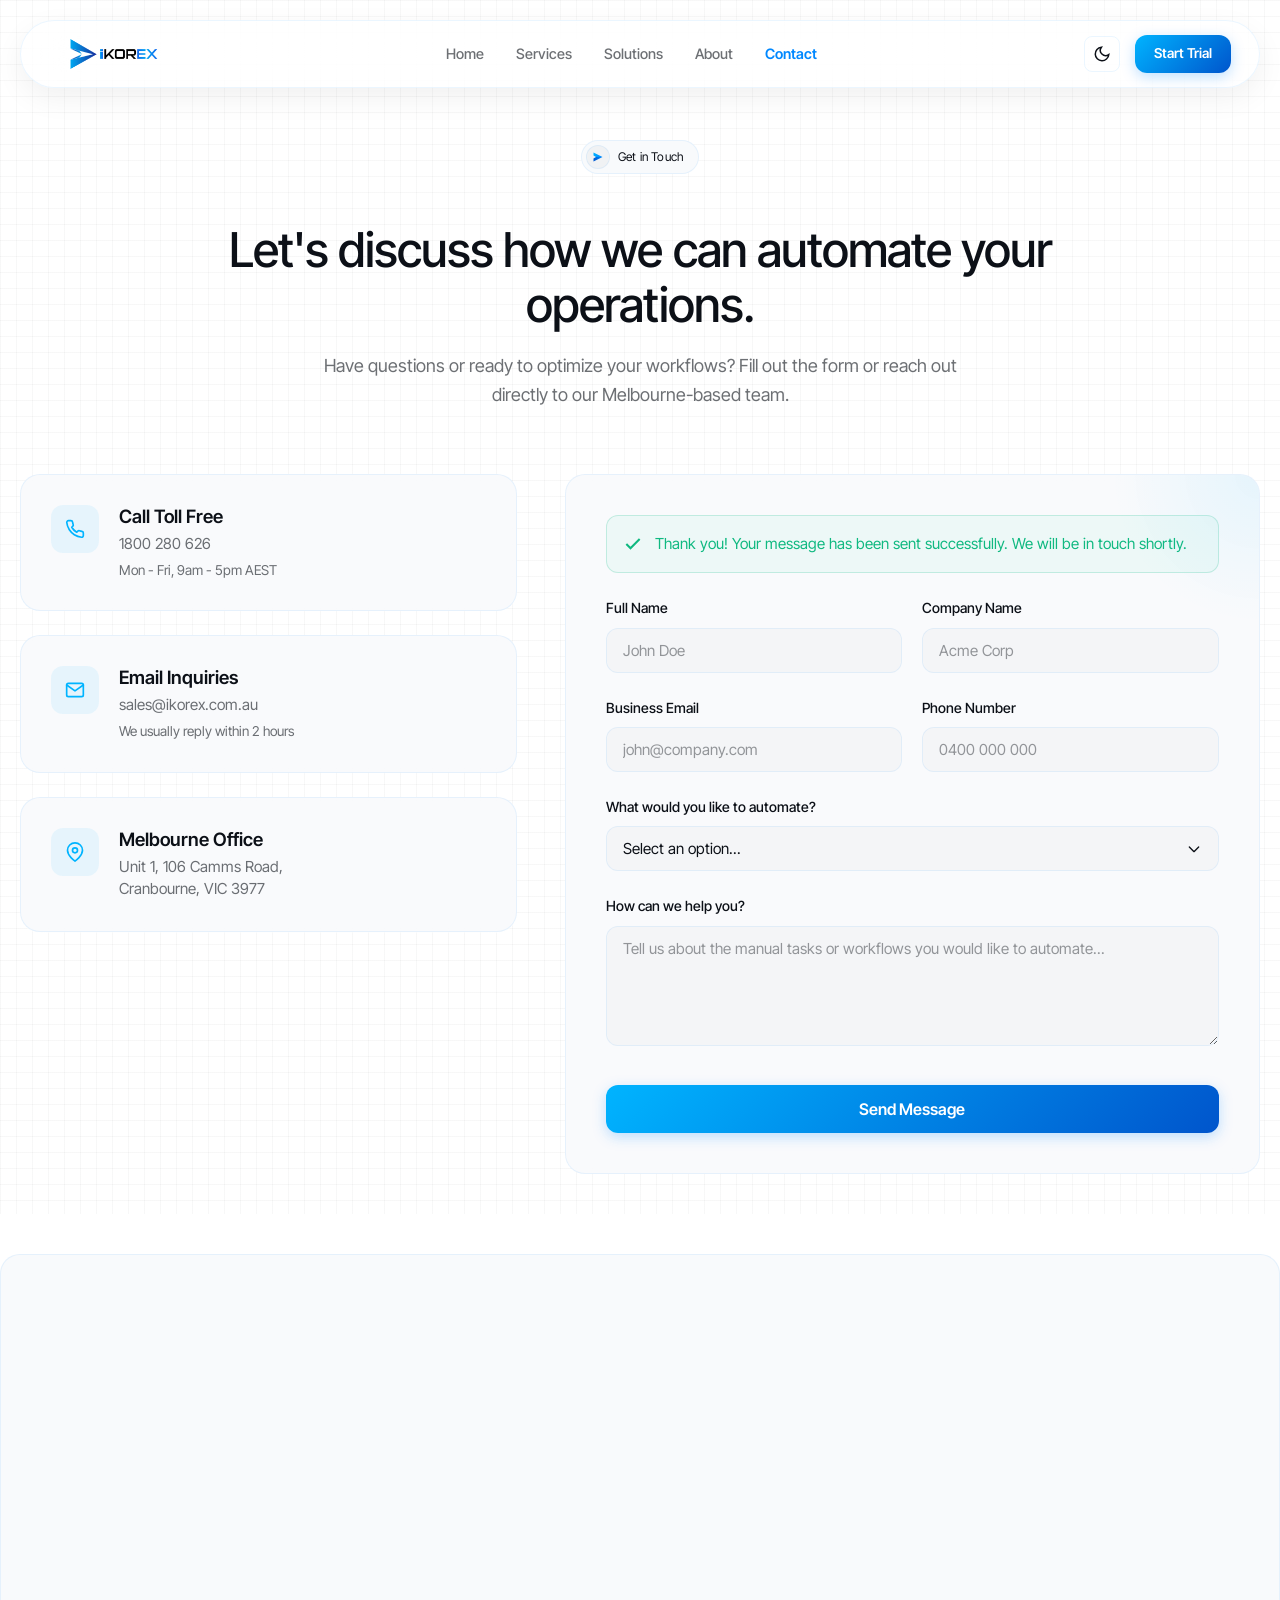
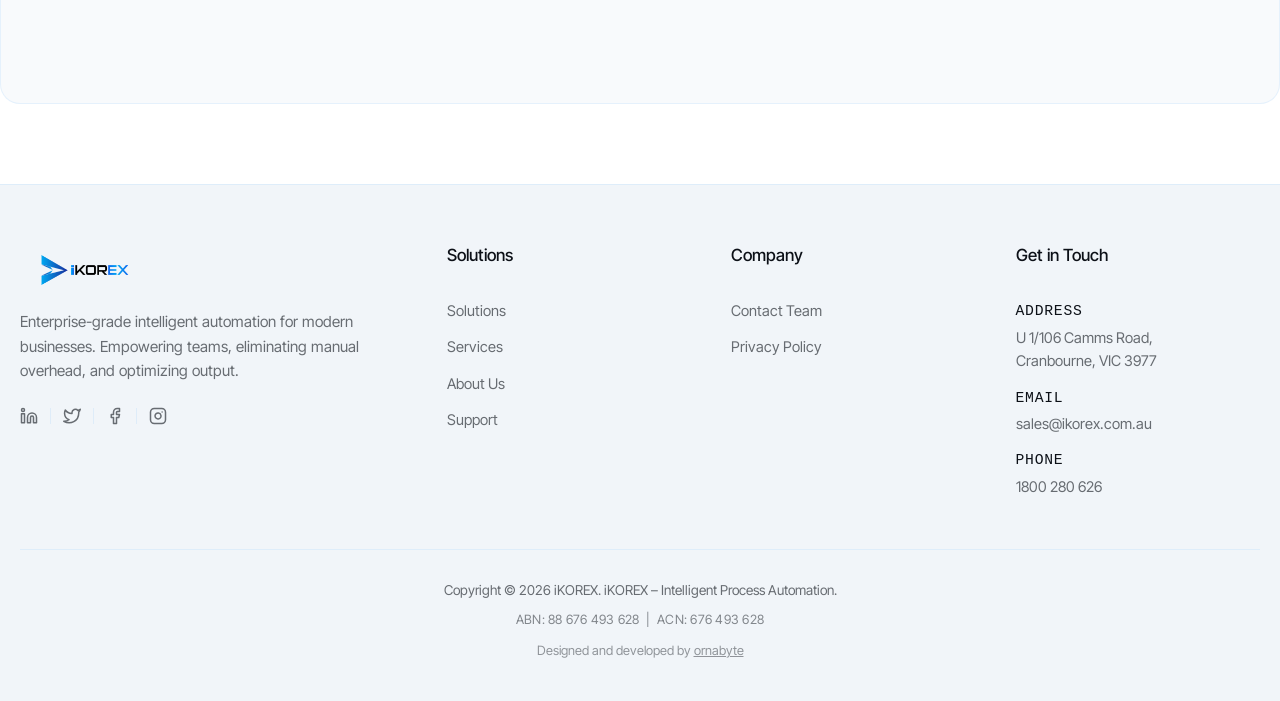
<file: contact.html>
<!DOCTYPE html>
<html lang="en">
<head>
  <meta charset="UTF-8">
  <meta name="viewport" content="width=device-width, initial-scale=1.0">
  <title>Contact iKOREX | Enterprise Process Automation Melbourne</title>
  <meta name="description" content="Get in touch with the iKOREX team to automate your repetitive business processes, schedule a discovery call, or request support.">
  
  <!-- Inter Tight & Google Fonts -->
  <link rel="preconnect" href="https://fonts.googleapis.com">
  <link rel="preconnect" href="https://fonts.gstatic.com" crossorigin>
  <link href="https://fonts.googleapis.com/css2?family=Inter+Tight:ital,wght@0,100..900;1,100..900&family=IBM+Plex+Mono:wght@300;400;500;600;700&display=swap" rel="stylesheet">
  
  <!-- Global Stylesheet -->
  <link rel="stylesheet" href="style.css">
</head>
<body class="antialiased">
  <script>
    (function() {
      try {
        const theme = localStorage.getItem('theme');
        if (theme === 'dark') {
          document.body.classList.add('dark-theme');
        }
      } catch (e) {}
    })();
  </script>

  <!-- Navigation Bar -->
  <header class="navbar">
    <div class="navbar-container">
      <a href="index.html" class="logo">
        <img class="logo-img" src="logo.png" alt="iKOREX Logo">
      </a>
      
      <!-- Nav Links -->
      <nav class="nav-links">
        <a href="index.html#hero">Home</a>
        <a href="services.html">Services</a>
        <a href="solutions.html">Solutions</a>
        <a href="about.html">About</a>
        <a href="contact.html" class="active">Contact</a>
        <div class="mobile-cta">
          <a href="index.html#get-started" class="btn btn-primary btn-sm">Start Trial</a>
        </div>
      </nav>
      
      <!-- Right CTA & Theme Toggle -->
      <div class="nav-cta">
        <button class="theme-toggle-btn" id="themeToggleBtn" aria-label="Toggle theme">
          <svg class="sun-icon" viewBox="0 0 24 24" width="18" height="18" fill="none" stroke="currentColor" stroke-width="2">
            <circle cx="12" cy="12" r="5"></circle>
            <line x1="12" y1="1" x2="12" y2="3"></line>
            <line x1="12" y1="21" x2="12" y2="23"></line>
            <line x1="4.22" y1="4.22" x2="5.64" y2="5.64"></line>
            <line x1="18.36" y1="18.36" x2="19.78" y2="19.78"></line>
            <line x1="1" y1="12" x2="3" y2="12"></line>
            <line x1="21" y1="12" x2="23" y2="12"></line>
            <line x1="4.22" y1="19.78" x2="5.64" y2="18.36"></line>
            <line x1="18.36" y1="5.64" x2="19.78" y2="4.22"></line>
          </svg>
          <svg class="moon-icon" viewBox="0 0 24 24" width="18" height="18" fill="none" stroke="currentColor" stroke-width="2">
            <path d="M21 12.79A9 9 0 1 1 11.21 3 7 7 0 0 0 21 12.79z"></path>
          </svg>
        </button>
        <a href="index.html#get-started" class="btn btn-primary btn-sm">Start Trial</a>
      </div>
      
      <!-- Mobile menu trigger -->
      <button class="mobile-menu-btn" aria-label="Toggle menu" id="mobileMenuBtn">
        <svg viewBox="0 0 24 24" width="24" height="24" fill="none" stroke="currentColor" stroke-width="2">
          <line x1="3" y1="12" x2="21" y2="12"></line>
          <line x1="3" y1="6" x2="21" y2="6"></line>
          <line x1="3" y1="18" x2="21" y2="18"></line>
        </svg>
      </button>
    </div>
  </header>

  <!-- Contact Form Section -->
  <section class="contact-page-section" style="padding: 140px 20px 40px 20px; position: relative;">
    <!-- Grid pattern overlay -->
    <div class="grid-overlay"></div>
    
    <div class="section-container" style="position: relative; z-index: 2;">
      
      <!-- Clean Eyebrow Badge -->
      <div style="text-align: center; margin-bottom: 24px;">
        <div class="custom-badge">
          <span class="badge-icon-wrapper">
            <svg viewBox="0 0 24 24" fill="none" class="badge-svg">
              <defs>
                <linearGradient id="logo-icon-grad-top-contact" x1="3" y1="3" x2="21" y2="12" gradientUnits="userSpaceOnUse">
                  <stop offset="0%" stop-color="#00b4ff"/>
                  <stop offset="100%" stop-color="#0088ff"/>
                </linearGradient>
                <linearGradient id="logo-icon-grad-bottom-contact" x1="3" y1="21" x2="21" y2="12" gradientUnits="userSpaceOnUse">
                  <stop offset="0%" stop-color="#0055cc"/>
                  <stop offset="100%" stop-color="#0088ff"/>
                </linearGradient>
              </defs>
              <path d="M3 3 L21 12 L8 12 L3 9 Z" fill="url(#logo-icon-grad-top-contact)"/>
              <path d="M3 21 L21 12 L8 12 L3 15 Z" fill="url(#logo-icon-grad-bottom-contact)"/>
            </svg>
          </span>
          <span class="badge-text">Get in Touch</span>
        </div>
      </div>
      
      <h1 class="section-title" style="text-align: center; margin: 0 auto 20px auto; font-size: 3rem; line-height: 1.15; max-width: 900px;">
        Let's discuss how we can automate your operations.
      </h1>
      <p class="section-subtitle" style="text-align: center; max-width: 680px; margin: 0 auto 64px auto; font-size: 1.125rem; line-height: 1.6;">
        Have questions or ready to optimize your workflows? Fill out the form or reach out directly to our Melbourne-based team.
      </p>

      <div class="contact-grid">
        <!-- Left Column: Direct Info -->
        <div class="contact-info-column">
          <!-- Card 1: Phone -->
          <div class="contact-info-card">
            <div class="contact-info-icon-wrapper">
              <svg viewBox="0 0 24 24" width="20" height="20" fill="none" stroke="currentColor" stroke-width="2" stroke-linecap="round" stroke-linejoin="round">
                <path d="M22 16.92v3a2 2 0 0 1-2.18 2 19.79 19.79 0 0 1-8.63-3.07 19.5 19.5 0 0 1-6-6 19.79 19.79 0 0 1-3.07-8.67A2 2 0 0 1 4.11 2h3a2 2 0 0 1 2 1.72 12.84 12.84 0 0 0 .7 2.81 2 2 0 0 1-.45 2.11L8.09 9.91a16 16 0 0 0 6 6l1.27-1.27a2 2 0 0 1 2.11-.45 12.84 12.84 0 0 0 2.81.7A2 2 0 0 1 22 16.92z"></path>
              </svg>
            </div>
            <div class="contact-info-content">
              <h3>Call Toll Free</h3>
              <p><a href="tel:1800280626">1800 280 626</a></p>
              <p style="font-size: 0.85rem; margin-top: 4px;">Mon - Fri, 9am - 5pm AEST</p>
            </div>
          </div>

          <!-- Card 2: Email -->
          <div class="contact-info-card">
            <div class="contact-info-icon-wrapper">
              <svg viewBox="0 0 24 24" width="20" height="20" fill="none" stroke="currentColor" stroke-width="2" stroke-linecap="round" stroke-linejoin="round">
                <path d="M4 4h16c1.1 0 2 .9 2 2v12c0 1.1-.9 2-2 2H4c-1.1 0-2-.9-2-2V6c0-1.1.9-2 2-2z"></path>
                <polyline points="22,6 12,13 2,6"></polyline>
              </svg>
            </div>
            <div class="contact-info-content">
              <h3>Email Inquiries</h3>
              <p><a href="mailto:sales@ikorex.com.au">sales@ikorex.com.au</a></p>
              <p style="font-size: 0.85rem; margin-top: 4px;">We usually reply within 2 hours</p>
            </div>
          </div>

          <!-- Card 3: Address -->
          <div class="contact-info-card">
            <div class="contact-info-icon-wrapper">
              <svg viewBox="0 0 24 24" width="20" height="20" fill="none" stroke="currentColor" stroke-width="2" stroke-linecap="round" stroke-linejoin="round">
                <path d="M21 10c0 7-9 13-9 13s-9-6-9-13a9 9 0 0 1 18 0z"></path>
                <circle cx="12" cy="10" r="3"></circle>
              </svg>
            </div>
            <div class="contact-info-content">
              <h3>Melbourne Office</h3>
              <p>Unit 1, 106 Camms Road,<br>Cranbourne, VIC 3977</p>
            </div>
          </div>
        </div>

        <!-- Right Column: Interactive Form -->
        <div class="contact-form-card">
          <div class="form-notification success" id="formSuccess">
            <svg viewBox="0 0 24 24" width="20" height="20" fill="none" stroke="currentColor" stroke-width="2.5">
              <polyline points="20 6 9 17 4 12"></polyline>
            </svg>
            <span>Thank you! Your message has been sent successfully. We will be in touch shortly.</span>
          </div>

          <form class="contact-form" id="contactForm" onsubmit="handleFormSubmit(event)">
            <div class="form-row">
              <div class="form-group">
                <label class="form-label" for="fullName">Full Name</label>
                <input type="text" id="fullName" class="form-control" placeholder="John Doe" required>
              </div>
              <div class="form-group">
                <label class="form-label" for="companyName">Company Name</label>
                <input type="text" id="companyName" class="form-control" placeholder="Acme Corp" required>
              </div>
            </div>

            <div class="form-row">
              <div class="form-group">
                <label class="form-label" for="email">Business Email</label>
                <input type="email" id="email" class="form-control" placeholder="john@company.com" required>
              </div>
              <div class="form-group">
                <label class="form-label" for="phone">Phone Number</label>
                <input type="text" id="phone" class="form-control" placeholder="0400 000 000" required>
              </div>
            </div>

            <div class="form-group">
              <label class="form-label" for="inquiryType">What would you like to automate?</label>
              <select id="inquiryType" class="form-control" required>
                <option value="" disabled selected>Select an option...</option>
                <option value="rpa">RPA & Workflow Automation</option>
                <option value="ai-security">AI Video Security Monitoring</option>
                <option value="financial">CA-Grade Financial Workflows</option>
                <option value="consulting">Operational Auditing & Consulting</option>
                <option value="other">Other Inquiry</option>
              </select>
            </div>

            <div class="form-group">
              <label class="form-label" for="message">How can we help you?</label>
              <textarea id="message" class="form-control" placeholder="Tell us about the manual tasks or workflows you would like to automate..." required></textarea>
            </div>

            <div class="submit-btn-container">
              <button type="submit" class="btn btn-primary">Send Message</button>
            </div>
          </form>
        </div>
      </div>
    </div>
  </section>

  <!-- Map Section -->
  <section class="map-section">
    <div class="section-container">
      <div class="map-container">
        <iframe src="https://www.google.com/maps/embed?pb=!1m18!1m12!1m3!1d3139.7344799042564!2d145.28185017684074!3d-38.10006767190538!2m3!1f0!2f0!3f0!3m2!1i1024!2i768!4f131!3m3!1m2!1s0x6ad6117f7396b27d%3A0xe54e605d39de1db2!2s1%2F106%20Camms%20Rd%2C%20Cranbourne%20VIC%203977!5e0!3m2!1sen!2sau!4v1700000000000!5m2!1sen!2sau" allowfullscreen="" loading="lazy" referrerpolicy="no-referrer-when-downgrade"></iframe>
      </div>
    </div>
  </section>

  <!-- Footer -->
  <footer class="footer" id="contact">
    <div class="section-container footer-grid">
      <div class="footer-brand">
        <a href="index.html" class="logo">
          <img class="logo-img" src="logo.png" alt="iKOREX Logo">
        </a>
        <p class="brand-desc">Enterprise-grade intelligent automation for modern businesses. Empowering teams, eliminating manual overhead, and optimizing output.</p>
        <div class="footer-socials">
          <a href="#" class="social-link" aria-label="LinkedIn">
            <svg viewBox="0 0 24 24" width="18" height="18" fill="none" stroke="currentColor" stroke-width="2" stroke-linecap="round" stroke-linejoin="round"><path d="M16 8a6 6 0 0 1 6 6v7h-4v-7a2 2 0 0 0-2-2 2 2 0 0 0-2 2v7h-4v-7a6 6 0 0 1 6-6z"></path><rect x="2" y="9" width="4" height="12"></rect><circle cx="4" cy="4" r="2"></circle></svg>
          </a>
          <div class="social-divider"></div>
          <a href="#" class="social-link" aria-label="Twitter">
            <svg viewBox="0 0 24 24" width="18" height="18" fill="none" stroke="currentColor" stroke-width="2" stroke-linecap="round" stroke-linejoin="round"><path d="M23 3a10.9 10.9 0 0 1-3.14 1.53 4.48 4.48 0 0 0-7.86 3v1A10.66 10.66 0 0 1 3 4s-4 9 5 13a11.64 11.64 0 0 1-7 2c9 5 20 0 20-11.5a4.5 4.5 0 0 0-.08-.83A7.72 7.72 0 0 0 23 3z"></path></svg>
          </a>
          <div class="social-divider"></div>
          <a href="#" class="social-link" aria-label="Facebook">
            <svg viewBox="0 0 24 24" width="18" height="18" fill="none" stroke="currentColor" stroke-width="2" stroke-linecap="round" stroke-linejoin="round"><path d="M18 2h-3a5 5 0 0 0-5 5v3H7v4h3v8h4v-8h3l1-4h-4V7a1 1 0 0 1 1-1h3z"></path></svg>
          </a>
          <div class="social-divider"></div>
          <a href="#" class="social-link" aria-label="Instagram">
            <svg viewBox="0 0 24 24" width="18" height="18" fill="none" stroke="currentColor" stroke-width="2" stroke-linecap="round" stroke-linejoin="round"><rect x="2" y="2" width="20" height="20" rx="5" ry="5"></rect><path d="M16 11.37A4 4 0 1 1 12.63 8 4 4 0 0 1 16 11.37z"></path><line x1="17.5" y1="6.5" x2="17.51" y2="6.5"></line></svg>
          </a>
        </div>
      </div>
      <div class="footer-links">
        <div class="link-group">
          <h4>Solutions</h4>
          <a href="solutions.html">Solutions</a>
          <a href="services.html">Services</a>
          <a href="about.html">About Us</a>
          <a href="contact.html">Support</a>
        </div>
        <div class="link-group">
          <h4>Company</h4>
          <a href="contact.html">Contact Team</a>
          <a href="#">Privacy Policy</a>
        </div>
        <div class="link-group">
          <h4>Get in Touch</h4>
          <div class="contact-item">
            <span class="footer-label">Address</span>
            <span>U 1/106 Camms Road,<br>Cranbourne, VIC 3977</span>
          </div>
          <div class="contact-item">
            <span class="footer-label">Email</span>
            <a href="mailto:sales@ikorex.com.au">sales@ikorex.com.au</a>
          </div>
          <div class="contact-item">
            <span class="footer-label">Phone</span>
            <a href="tel:1800280626">1800 280 626</a>
          </div>
        </div>
      </div>
    </div>
    <div class="footer-bottom section-container">
      <p>Copyright &copy; 2026 iKOREX. iKOREX &ndash; Intelligent Process Automation.</p>
      <p style="font-size: 0.8rem; opacity: 0.8; letter-spacing: 0.02em;">ABN: 88 676 493 628 &nbsp;|&nbsp; ACN: 676 493 628</p>
      <p style="font-size: 0.8rem; opacity: 0.7; margin-top: 2px;">Designed and developed by <a href="https://www.ornabyte.com" target="_blank" rel="noopener noreferrer" style="color: inherit; text-decoration: underline;">ornabyte</a></p>
    </div>
  </footer>

  <!-- Theme and Custom JavaScript -->
  <script src="main.js"></script>
  
  <!-- Inline form submission handling script -->
  <script>
    function handleFormSubmit(event) {
      event.preventDefault();
      
      const successBanner = document.getElementById('formSuccess');
      if (successBanner) {
        successBanner.style.display = 'flex';
      }
      
      document.getElementById('contactForm').reset();
      
      // Smooth scroll back to success notice
      successBanner.scrollIntoView({ behavior: 'smooth', block: 'center' });
    }
  </script>
</body>
</html>
</file>
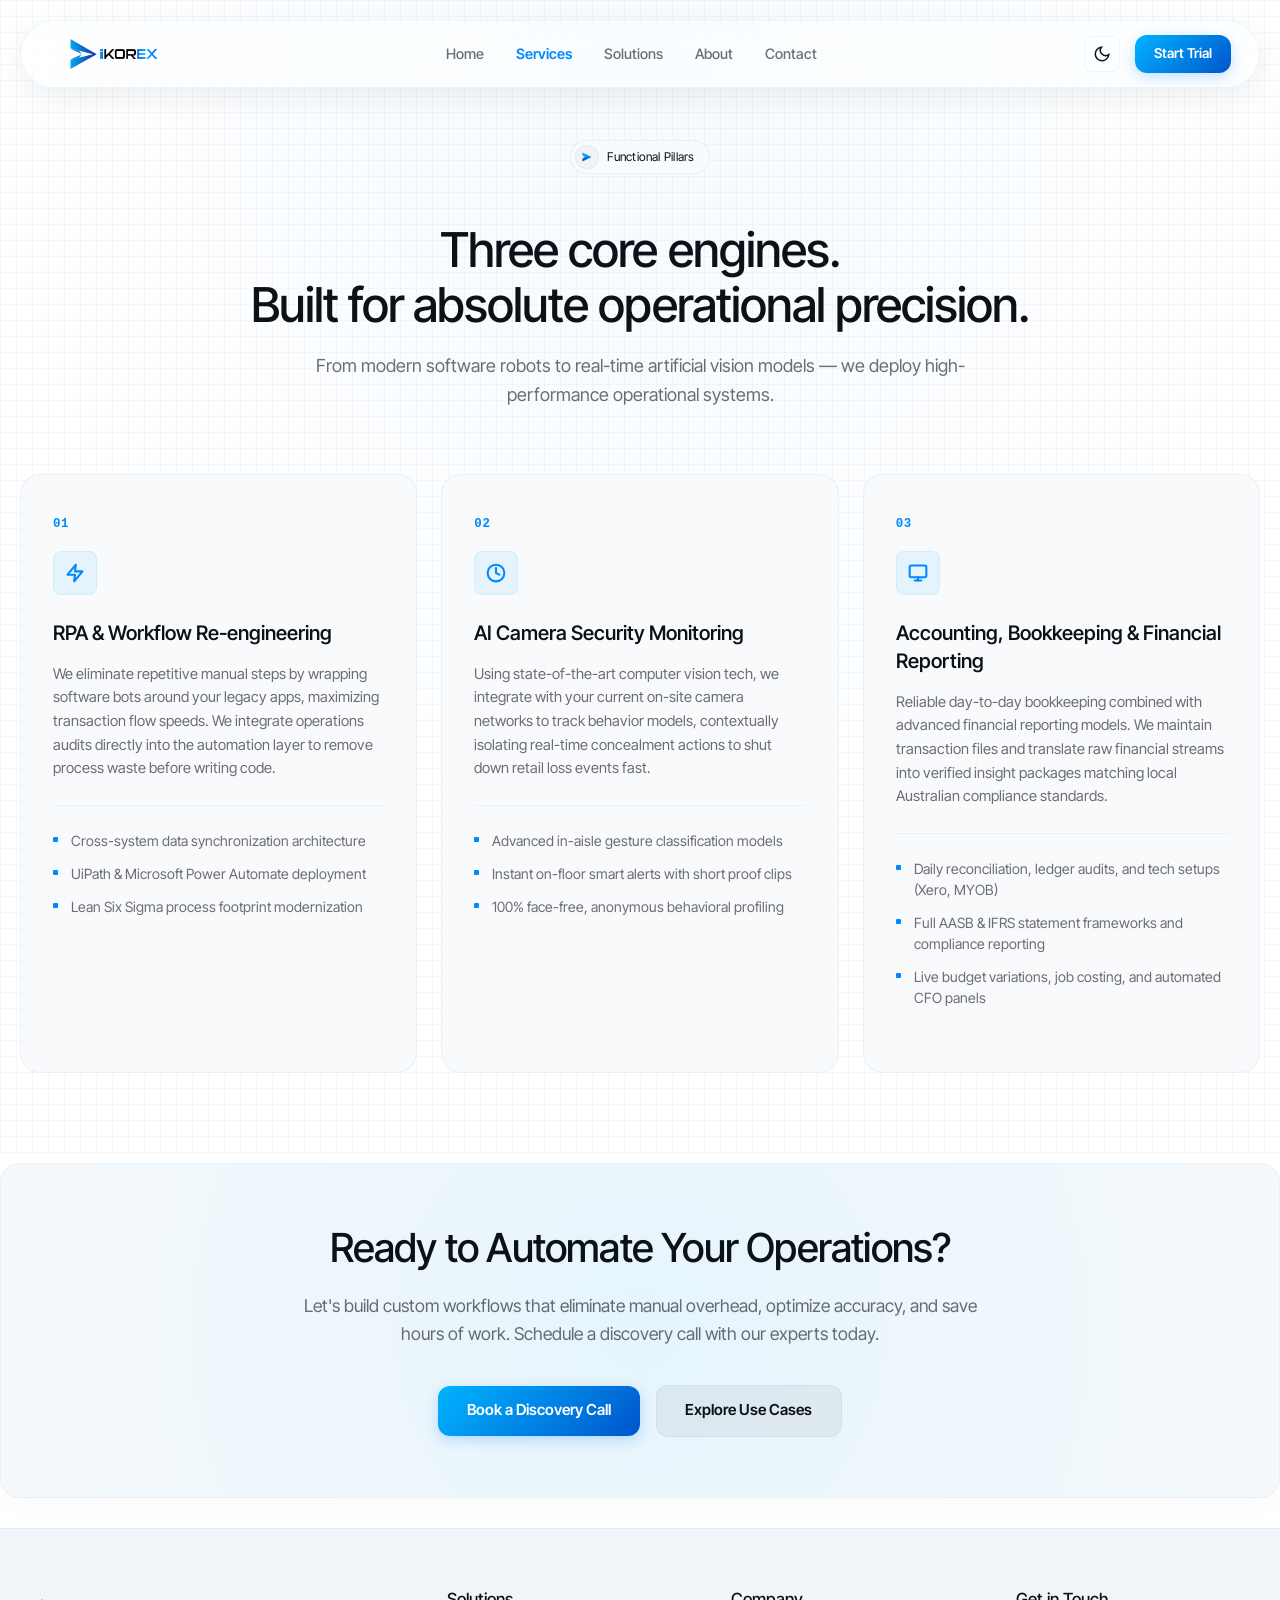
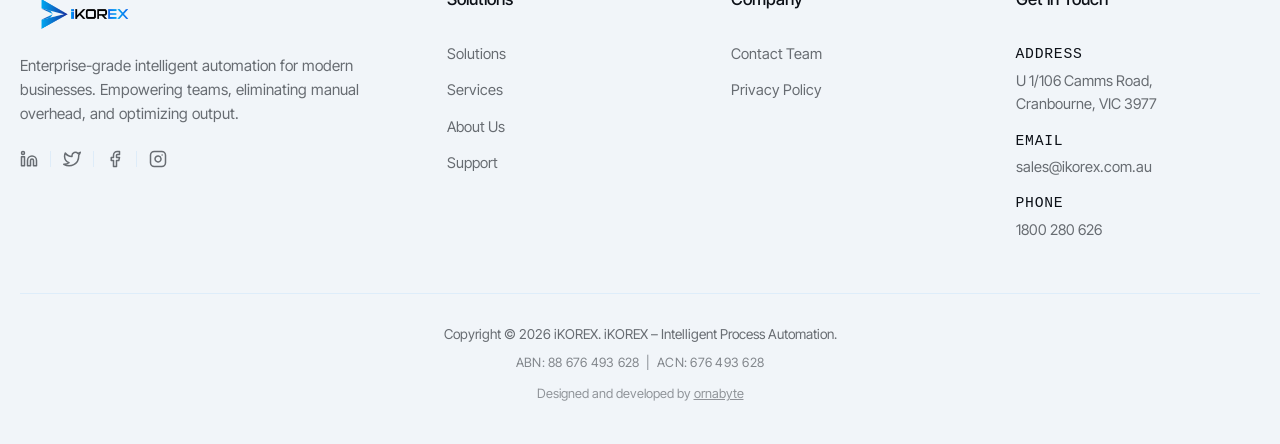
<file: services.html>
<!DOCTYPE html>
<html lang="en">

<head>
  <meta charset="UTF-8">
  <meta name="viewport" content="width=device-width, initial-scale=1.0">
  <title>iKOREX Automation Services | Functional Pillars</title>
  <meta name="description"
    content="Empower your business with iKOREX's three core automation engines: RPA workflow re-engineering, AI camera retail security monitoring, and Chartered Accountant-grade financial reporting.">

  <!-- Inter Tight & Google Fonts -->
  <link rel="preconnect" href="https://fonts.googleapis.com">
  <link rel="preconnect" href="https://fonts.gstatic.com" crossorigin>
  <link
    href="https://fonts.googleapis.com/css2?family=Inter+Tight:ital,wght@0,100..900;1,100..900&family=IBM+Plex+Mono:wght@300;400;500;600;700&display=swap"
    rel="stylesheet">

  <!-- Global Stylesheet -->
  <link rel="stylesheet" href="style.css">
</head>

<body class="antialiased">
  <script>
    (function () {
      try {
        const theme = localStorage.getItem('theme');
        if (theme === 'dark') {
          document.body.classList.add('dark-theme');
        }
      } catch (e) { }
    })();
  </script>

  <!-- Navigation Bar -->
  <header class="navbar">
    <div class="navbar-container">
      <a href="index.html" class="logo">
        <img class="logo-img" src="logo.png" alt="iKOREX Logo">
      </a>

      <!-- Nav Links -->
      <nav class="nav-links">
        <a href="index.html#hero">Home</a>
        <a href="services.html" class="active">Services</a>
        <a href="solutions.html">Solutions</a>
        <a href="about.html">About</a>
        <a href="contact.html">Contact</a>
        <div class="mobile-cta">
          <a href="index.html#get-started" class="btn btn-primary btn-sm">Start Trial</a>
        </div>
      </nav>

      <!-- Right CTA & Theme Toggle -->
      <div class="nav-cta">
        <button class="theme-toggle-btn" id="themeToggleBtn" aria-label="Toggle theme">
          <svg class="sun-icon" viewBox="0 0 24 24" width="18" height="18" fill="none" stroke="currentColor"
            stroke-width="2">
            <circle cx="12" cy="12" r="5"></circle>
            <line x1="12" y1="1" x2="12" y2="3"></line>
            <line x1="12" y1="21" x2="12" y2="23"></line>
            <line x1="4.22" y1="4.22" x2="5.64" y2="5.64"></line>
            <line x1="18.36" y1="18.36" x2="19.78" y2="19.78"></line>
            <line x1="1" y1="12" x2="3" y2="12"></line>
            <line x1="21" y1="12" x2="23" y2="12"></line>
            <line x1="4.22" y1="19.78" x2="5.64" y2="18.36"></line>
            <line x1="18.36" y1="5.64" x2="19.78" y2="4.22"></line>
          </svg>
          <svg class="moon-icon" viewBox="0 0 24 24" width="18" height="18" fill="none" stroke="currentColor"
            stroke-width="2">
            <path d="M21 12.79A9 9 0 1 1 11.21 3 7 7 0 0 0 21 12.79z"></path>
          </svg>
        </button>
        <a href="index.html#get-started" class="btn btn-primary btn-sm">Start Trial</a>
      </div>

      <!-- Mobile menu trigger -->
      <button class="mobile-menu-btn" aria-label="Toggle menu" id="mobileMenuBtn">
        <svg viewBox="0 0 24 24" width="24" height="24" fill="none" stroke="currentColor" stroke-width="2">
          <line x1="3" y1="12" x2="21" y2="12"></line>
          <line x1="3" y1="6" x2="21" y2="6"></line>
          <line x1="3" y1="18" x2="21" y2="18"></line>
        </svg>
      </button>
    </div>
  </header>

  <!-- Main Unified Services Page Content -->
  <section class="services-section" id="engines" style="padding: 140px 20px 80px 20px;">
    <!-- Grid pattern overlay -->
    <div class="grid-overlay"></div>

    <div class="section-container" style="position: relative; z-index: 2;">

      <!-- Clean Eyebrow Badge with proper inline SVG definitions -->
      <div style="text-align: center; margin-bottom: 24px;">
        <div class="custom-badge">
          <span class="badge-icon-wrapper">
            <svg viewBox="0 0 24 24" fill="none" class="badge-svg">
              <defs>
                <linearGradient id="logo-icon-grad-top-service" x1="3" y1="3" x2="21" y2="12"
                  gradientUnits="userSpaceOnUse">
                  <stop offset="0%" stop-color="#00b4ff" />
                  <stop offset="100%" stop-color="#0088ff" />
                </linearGradient>
                <linearGradient id="logo-icon-grad-bottom-service" x1="3" y1="21" x2="21" y2="12"
                  gradientUnits="userSpaceOnUse">
                  <stop offset="0%" stop-color="#0055cc" />
                  <stop offset="100%" stop-color="#0088ff" />
                </linearGradient>
              </defs>
              <path d="M3 3 L21 12 L8 12 L3 9 Z" fill="url(#logo-icon-grad-top-service)" />
              <path d="M3 21 L21 12 L8 12 L3 15 Z" fill="url(#logo-icon-grad-bottom-service)" />
            </svg>
          </span>
          <span class="badge-text">Functional Pillars </span>
        </div>
      </div>

      <h1 class="section-title"
        style="text-align: center; margin: 0 auto 20px auto; font-size: 3rem; line-height: 1.15; max-width: 900px;">
        Three core engines.<br>Built for absolute operational precision.
      </h1>
      <p class="section-subtitle"
        style="text-align: center; max-width: 680px; margin: 0 auto 64px auto; font-size: 1.125rem; line-height: 1.6;">
        From modern software robots to real-time artificial vision models &mdash; we deploy high-performance operational
        systems.
      </p>

      <div class="engines-grid">
        <!-- Engine Card 1 -->
        <div class="engine-card">
          <span class="engine-number">01</span>
          <div class="engine-icon-wrapper">
            <!-- Lightning icon -->
            <svg viewBox="0 0 24 24" width="20" height="20" fill="none" stroke="currentColor" stroke-width="2.5"
              stroke-linecap="round" stroke-linejoin="round">
              <polygon points="13 2 3 14 12 14 11 22 21 10 12 10 13 2"></polygon>
            </svg>
          </div>
          <h3 class="engine-card-title">RPA & Workflow Re-engineering</h3>
          <p class="engine-card-desc">We eliminate repetitive manual steps by wrapping software bots around your legacy
            apps, maximizing transaction flow speeds. We integrate operations audits directly into the automation layer
            to remove process waste before writing code.</p>

          <hr class="engine-divider">

          <ul class="engine-features">
            <li>Cross-system data synchronization architecture</li>
            <li>UiPath & Microsoft Power Automate deployment</li>
            <li>Lean Six Sigma process footprint modernization</li>
          </ul>
        </div>

        <!-- Engine Card 2 -->
        <div class="engine-card">
          <span class="engine-number">02</span>
          <div class="engine-icon-wrapper">
            <!-- Clock icon -->
            <svg viewBox="0 0 24 24" width="20" height="20" fill="none" stroke="currentColor" stroke-width="2.5"
              stroke-linecap="round" stroke-linejoin="round">
              <circle cx="12" cy="12" r="10"></circle>
              <polyline points="12 6 12 12 16 14"></polyline>
            </svg>
          </div>
          <h3 class="engine-card-title">AI Camera Security Monitoring</h3>
          <p class="engine-card-desc">Using state-of-the-art computer vision tech, we integrate with your current
            on-site camera networks to track behavior models, contextually isolating real-time concealment actions to
            shut down retail loss events fast.</p>

          <hr class="engine-divider">

          <ul class="engine-features">
            <li>Advanced in-aisle gesture classification models</li>
            <li>Instant on-floor smart alerts with short proof clips</li>
            <li>100% face-free, anonymous behavioral profiling</li>
          </ul>
        </div>

        <!-- Engine Card 3 -->
        <div class="engine-card">
          <span class="engine-number">03</span>
          <div class="engine-icon-wrapper">
            <!-- Monitor icon -->
            <svg viewBox="0 0 24 24" width="20" height="20" fill="none" stroke="currentColor" stroke-width="2.5"
              stroke-linecap="round" stroke-linejoin="round">
              <rect x="2" y="3" width="20" height="14" rx="2" ry="2"></rect>
              <line x1="8" y1="21" x2="16" y2="21"></line>
              <line x1="12" y1="17" x2="12" y2="21"></line>
            </svg>
          </div>
          <h3 class="engine-card-title">Accounting, Bookkeeping & Financial Reporting</h3>
          <p class="engine-card-desc">Reliable day-to-day bookkeeping combined with advanced financial reporting models.
            We maintain transaction files and translate raw financial streams into verified insight packages matching
            local Australian compliance standards.</p>

          <hr class="engine-divider">

          <ul class="engine-features">
            <li>Daily reconciliation, ledger audits, and tech setups (Xero, MYOB)</li>
            <li>Full AASB & IFRS statement frameworks and compliance reporting</li>
            <li>Live budget variations, job costing, and automated CFO panels</li>
          </ul>
        </div>
      </div>
    </div>
  </section>

  <!-- CTA Section -->
  <section class="cta-section" id="get-started">
    <div class="section-container">
      <div class="cta-card">
        <div class="cta-glow"></div>
        <div class="cta-content">
          <h2 class="cta-title">Ready to Automate Your Operations?</h2>
          <p class="cta-description">Let's build custom workflows that eliminate manual overhead, optimize accuracy, and
            save hours of work. Schedule a discovery call with our experts today.</p>
          <div class="cta-actions">
            <a href="contact.html" class="btn btn-primary">Book a Discovery Call</a>
            <a href="solutions.html" class="btn btn-secondary">Explore Use Cases</a>
          </div>
        </div>
      </div>
    </div>
  </section>

  <!-- Footer -->
  <footer class="footer" id="contact">
    <div class="section-container footer-grid">
      <div class="footer-brand">
        <a href="index.html" class="logo">
          <img class="logo-img" src="logo.png" alt="iKOREX Logo">
        </a>
        <p class="brand-desc">Enterprise-grade intelligent automation for modern businesses. Empowering teams,
          eliminating manual overhead, and optimizing output.</p>
        <div class="footer-socials">
          <a href="#" class="social-link" aria-label="LinkedIn">
            <svg viewBox="0 0 24 24" width="18" height="18" fill="none" stroke="currentColor" stroke-width="2"
              stroke-linecap="round" stroke-linejoin="round">
              <path d="M16 8a6 6 0 0 1 6 6v7h-4v-7a2 2 0 0 0-2-2 2 2 0 0 0-2 2v7h-4v-7a6 6 0 0 1 6-6z"></path>
              <rect x="2" y="9" width="4" height="12"></rect>
              <circle cx="4" cy="4" r="2"></circle>
            </svg>
          </a>
          <div class="social-divider"></div>
          <a href="#" class="social-link" aria-label="Twitter">
            <svg viewBox="0 0 24 24" width="18" height="18" fill="none" stroke="currentColor" stroke-width="2"
              stroke-linecap="round" stroke-linejoin="round">
              <path
                d="M23 3a10.9 10.9 0 0 1-3.14 1.53 4.48 4.48 0 0 0-7.86 3v1A10.66 10.66 0 0 1 3 4s-4 9 5 13a11.64 11.64 0 0 1-7 2c9 5 20 0 20-11.5a4.5 4.5 0 0 0-.08-.83A7.72 7.72 0 0 0 23 3z">
              </path>
            </svg>
          </a>
          <div class="social-divider"></div>
          <a href="#" class="social-link" aria-label="Facebook">
            <svg viewBox="0 0 24 24" width="18" height="18" fill="none" stroke="currentColor" stroke-width="2"
              stroke-linecap="round" stroke-linejoin="round">
              <path d="M18 2h-3a5 5 0 0 0-5 5v3H7v4h3v8h4v-8h3l1-4h-4V7a1 1 0 0 1 1-1h3z"></path>
            </svg>
          </a>
          <div class="social-divider"></div>
          <a href="#" class="social-link" aria-label="Instagram">
            <svg viewBox="0 0 24 24" width="18" height="18" fill="none" stroke="currentColor" stroke-width="2"
              stroke-linecap="round" stroke-linejoin="round">
              <rect x="2" y="2" width="20" height="20" rx="5" ry="5"></rect>
              <path d="M16 11.37A4 4 0 1 1 12.63 8 4 4 0 0 1 16 11.37z"></path>
              <line x1="17.5" y1="6.5" x2="17.51" y2="6.5"></line>
            </svg>
          </a>
        </div>
      </div>
      <div class="footer-links">
        <div class="link-group">
          <h4>Solutions</h4>
          <a href="solutions.html">Solutions</a>
          <a href="services.html">Services</a>
          <a href="about.html">About Us</a>
          <a href="contact.html">Support</a>
        </div>
        <div class="link-group">
          <h4>Company</h4>
          <a href="contact.html">Contact Team</a>
          <a href="#">Privacy Policy</a>
        </div>
        <div class="link-group">
          <h4>Get in Touch</h4>
          <div class="contact-item">
            <span class="footer-label">Address</span>
            <span>U 1/106 Camms Road,<br>Cranbourne, VIC 3977</span>
          </div>
          <div class="contact-item">
            <span class="footer-label">Email</span>
            <a href="mailto:sales@ikorex.com.au">sales@ikorex.com.au</a>
          </div>
          <div class="contact-item">
            <span class="footer-label">Phone</span>
            <a href="tel:1800280626">1800 280 626</a>
          </div>
        </div>
      </div>
    </div>
    <div class="footer-bottom section-container">
      <p>Copyright &copy; 2026 iKOREX. iKOREX &ndash; Intelligent Process Automation.</p>
      <p style="font-size: 0.8rem; opacity: 0.8; letter-spacing: 0.02em;">ABN: 88 676 493 628 &nbsp;|&nbsp; ACN: 676 493
        628</p>
      <p style="font-size: 0.8rem; opacity: 0.7; margin-top: 2px;">Designed and developed by <a
          href="https://www.ornabyte.com" target="_blank" rel="noopener noreferrer"
          style="color: inherit; text-decoration: underline;">ornabyte</a></p>
    </div>
  </footer>

  <!-- Theme and Custom JavaScript -->
  <script src="main.js"></script>
</body>

</html>
</file>
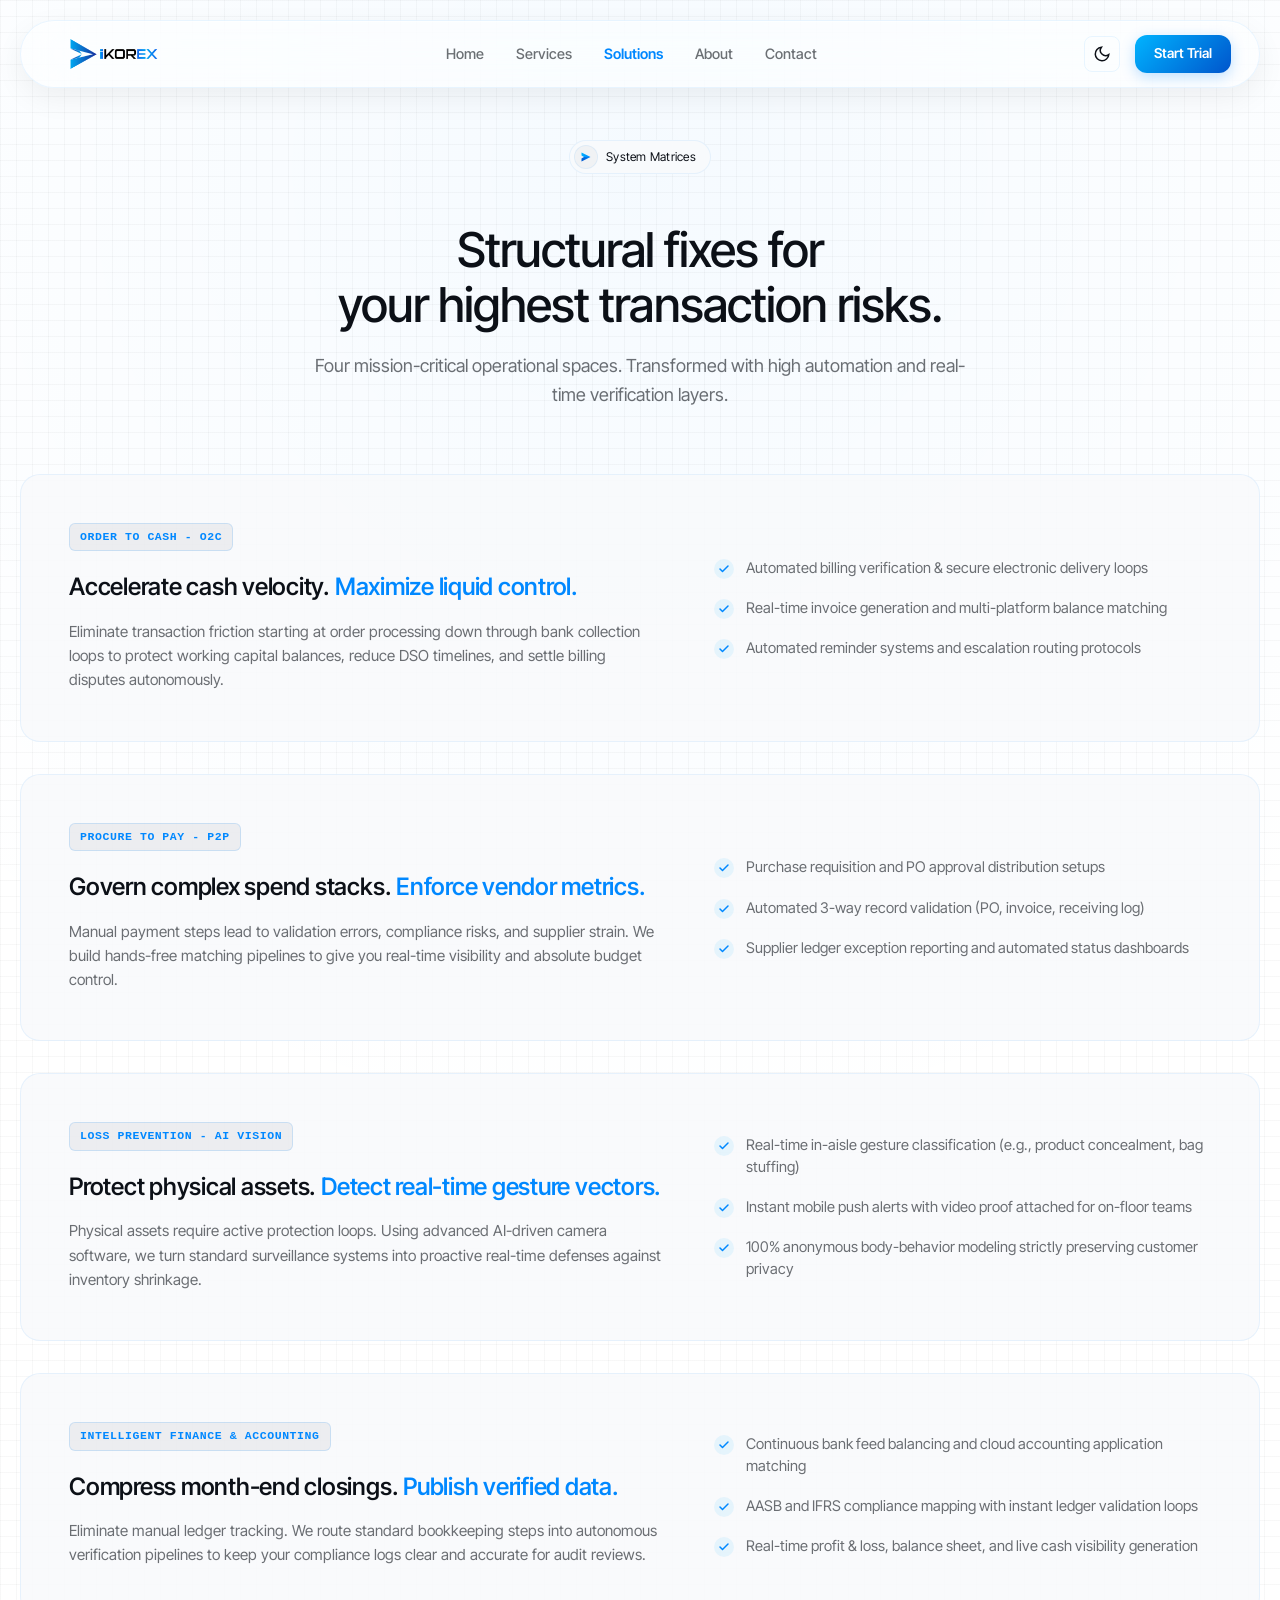
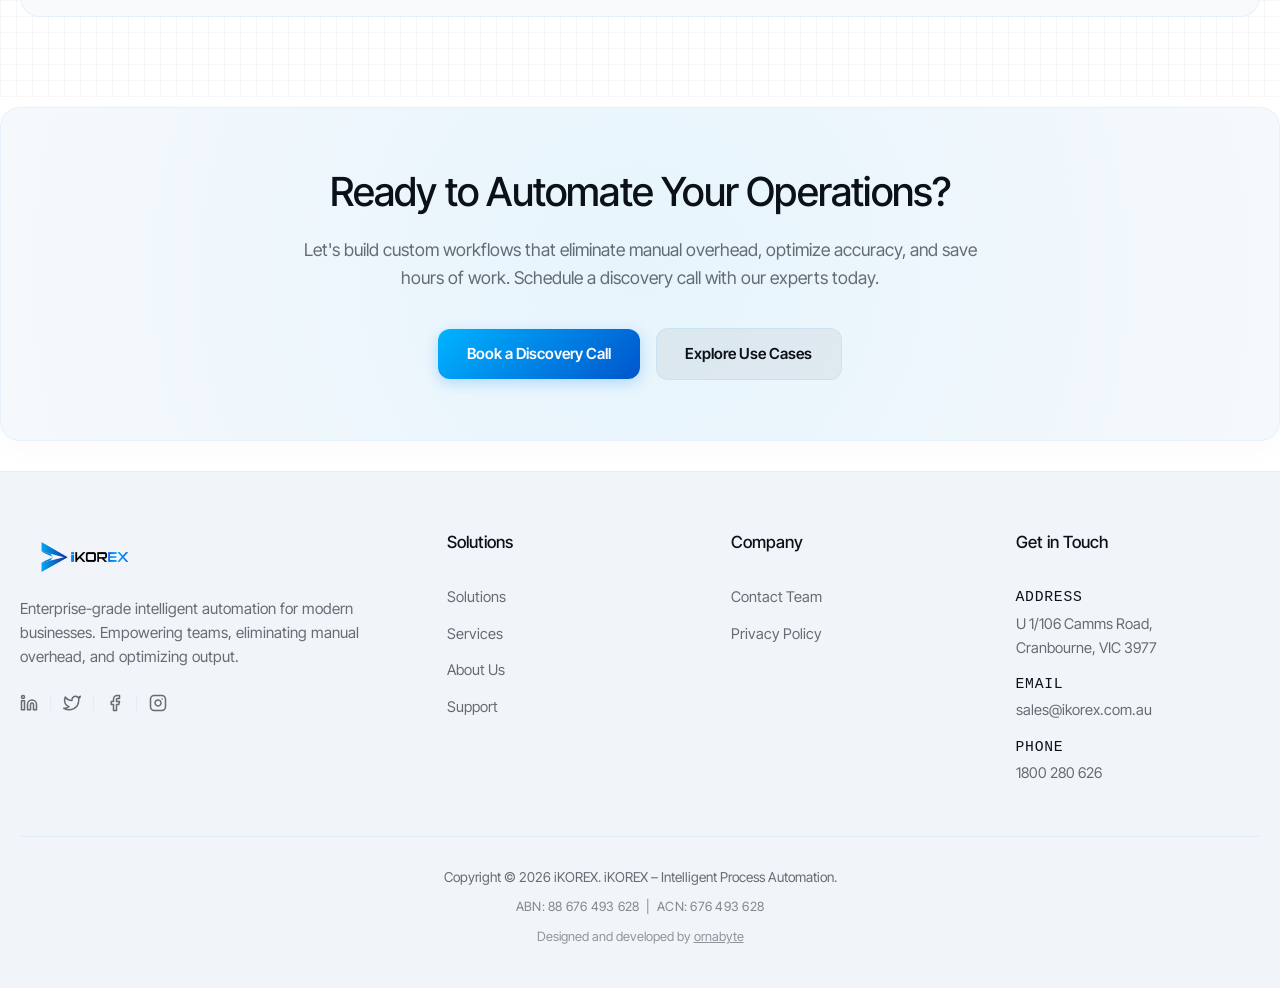
<file: solutions.html>
<!DOCTYPE html>
<html lang="en">
<head>
  <meta charset="UTF-8">
  <meta name="viewport" content="width=device-width, initial-scale=1.0">
  <title>iKOREX Automation Solutions | System Matrices</title>
  <meta name="description" content="Address high transaction risks with iKOREX's four mission-critical solution suites: Order to Cash (O2C), Procure to Pay (P2P), Loss Prevention AI Vision, and CA-grade Intelligent Finance.">
  
  <!-- Inter Tight & Google Fonts -->
  <link rel="preconnect" href="https://fonts.googleapis.com">
  <link rel="preconnect" href="https://fonts.gstatic.com" crossorigin>
  <link href="https://fonts.googleapis.com/css2?family=Inter+Tight:ital,wght@0,100..900;1,100..900&family=IBM+Plex+Mono:wght@300;400;500;600;700&display=swap" rel="stylesheet">
  
  <!-- Global Stylesheet -->
  <link rel="stylesheet" href="style.css">
</head>
<body class="antialiased">
  <script>
    (function() {
      try {
        const theme = localStorage.getItem('theme');
        if (theme === 'dark') {
          document.body.classList.add('dark-theme');
        }
      } catch (e) {}
    })();
  </script>

  <!-- Navigation Bar -->
  <header class="navbar">
    <div class="navbar-container">
      <a href="index.html" class="logo">
        <img class="logo-img" src="logo.png" alt="iKOREX Logo">
      </a>
      
      <!-- Nav Links -->
      <nav class="nav-links">
        <a href="index.html#hero">Home</a>
        <a href="services.html">Services</a>
        <a href="solutions.html" class="active">Solutions</a>
        <a href="about.html">About</a>
        <a href="contact.html">Contact</a>
        <div class="mobile-cta">
          <a href="index.html#get-started" class="btn btn-primary btn-sm">Start Trial</a>
        </div>
      </nav>
      
      <!-- Right CTA & Theme Toggle -->
      <div class="nav-cta">
        <button class="theme-toggle-btn" id="themeToggleBtn" aria-label="Toggle theme">
          <svg class="sun-icon" viewBox="0 0 24 24" width="18" height="18" fill="none" stroke="currentColor" stroke-width="2">
            <circle cx="12" cy="12" r="5"></circle>
            <line x1="12" y1="1" x2="12" y2="3"></line>
            <line x1="12" y1="21" x2="12" y2="23"></line>
            <line x1="4.22" y1="4.22" x2="5.64" y2="5.64"></line>
            <line x1="18.36" y1="18.36" x2="19.78" y2="19.78"></line>
            <line x1="1" y1="12" x2="3" y2="12"></line>
            <line x1="21" y1="12" x2="23" y2="12"></line>
            <line x1="4.22" y1="19.78" x2="5.64" y2="18.36"></line>
            <line x1="18.36" y1="5.64" x2="19.78" y2="4.22"></line>
          </svg>
          <svg class="moon-icon" viewBox="0 0 24 24" width="18" height="18" fill="none" stroke="currentColor" stroke-width="2">
            <path d="M21 12.79A9 9 0 1 1 11.21 3 7 7 0 0 0 21 12.79z"></path>
          </svg>
        </button>
        <a href="index.html#get-started" class="btn btn-primary btn-sm">Start Trial</a>
      </div>
      
      <!-- Mobile menu trigger -->
      <button class="mobile-menu-btn" aria-label="Toggle menu" id="mobileMenuBtn">
        <svg viewBox="0 0 24 24" width="24" height="24" fill="none" stroke="currentColor" stroke-width="2">
          <line x1="3" y1="12" x2="21" y2="12"></line>
          <line x1="3" y1="6" x2="21" y2="6"></line>
          <line x1="3" y1="18" x2="21" y2="18"></line>
        </svg>
      </button>
    </div>
  </header>

  <!-- Main Solutions Content -->
  <section class="solutions-section" id="solutions" style="padding: 140px 20px 80px 20px;">
    <!-- Grid pattern overlay -->
    <div class="grid-overlay"></div>
    
    <div class="section-container" style="position: relative; z-index: 2;">
      
      <!-- Eyebrow Badge with proper inline SVG definitions -->
      <div style="text-align: center; margin-bottom: 24px;">
        <div class="custom-badge">
          <span class="badge-icon-wrapper">
            <svg viewBox="0 0 24 24" fill="none" class="badge-svg">
              <defs>
                <linearGradient id="logo-icon-grad-top-sol" x1="3" y1="3" x2="21" y2="12" gradientUnits="userSpaceOnUse">
                  <stop offset="0%" stop-color="#00b4ff"/>
                  <stop offset="100%" stop-color="#0088ff"/>
                </linearGradient>
                <linearGradient id="logo-icon-grad-bottom-sol" x1="3" y1="21" x2="21" y2="12" gradientUnits="userSpaceOnUse">
                  <stop offset="0%" stop-color="#0055cc"/>
                  <stop offset="100%" stop-color="#0088ff"/>
                </linearGradient>
              </defs>
              <path d="M3 3 L21 12 L8 12 L3 9 Z" fill="url(#logo-icon-grad-top-sol)"/>
              <path d="M3 21 L21 12 L8 12 L3 15 Z" fill="url(#logo-icon-grad-bottom-sol)"/>
            </svg>
          </span>
          <span class="badge-text">System Matrices</span>
        </div>
      </div>
      
      <h1 class="section-title" style="text-align: center; margin: 0 auto 20px auto; font-size: 3rem; line-height: 1.15; max-width: 900px;">
        Structural fixes for<br>your highest transaction risks.
      </h1>
      <p class="section-subtitle" style="text-align: center; max-width: 680px; margin: 0 auto 64px auto; font-size: 1.125rem; line-height: 1.6;">
        Four mission-critical operational spaces. Transformed with high automation and real-time verification layers.
      </p>
      
      <div class="solutions-grid">
        <!-- Solution Card 1 -->
        <div class="solution-horizontal-card">
          <div class="solution-left">
            <span class="solution-pill">Order to Cash - O2C</span>
            <h2 class="solution-card-title">Accelerate cash velocity. <span class="highlight-blue">Maximize liquid control.</span></h2>
            <p class="solution-card-desc">Eliminate transaction friction starting at order processing down through bank collection loops to protect working capital balances, reduce DSO timelines, and settle billing disputes autonomously.</p>
          </div>
          <div class="solution-right">
            <ul class="solution-checklist">
              <li class="solution-check-item">
                <div class="solution-check-icon-wrapper">
                  <svg viewBox="0 0 24 24" width="12" height="12" fill="none" stroke="currentColor" stroke-width="3" stroke-linecap="round" stroke-linejoin="round">
                    <polyline points="20 6 9 17 4 12"></polyline>
                  </svg>
                </div>
                <span class="solution-check-text">Automated billing verification & secure electronic delivery loops</span>
              </li>
              <li class="solution-check-item">
                <div class="solution-check-icon-wrapper">
                  <svg viewBox="0 0 24 24" width="12" height="12" fill="none" stroke="currentColor" stroke-width="3" stroke-linecap="round" stroke-linejoin="round">
                    <polyline points="20 6 9 17 4 12"></polyline>
                  </svg>
                </div>
                <span class="solution-check-text">Real-time invoice generation and multi-platform balance matching</span>
              </li>
              <li class="solution-check-item">
                <div class="solution-check-icon-wrapper">
                  <svg viewBox="0 0 24 24" width="12" height="12" fill="none" stroke="currentColor" stroke-width="3" stroke-linecap="round" stroke-linejoin="round">
                    <polyline points="20 6 9 17 4 12"></polyline>
                  </svg>
                </div>
                <span class="solution-check-text">Automated reminder systems and escalation routing protocols</span>
              </li>
            </ul>
          </div>
        </div>

        <!-- Solution Card 2 -->
        <div class="solution-horizontal-card">
          <div class="solution-left">
            <span class="solution-pill">Procure to Pay - P2P</span>
            <h2 class="solution-card-title">Govern complex spend stacks. <span class="highlight-blue">Enforce vendor metrics.</span></h2>
            <p class="solution-card-desc">Manual payment steps lead to validation errors, compliance risks, and supplier strain. We build hands-free matching pipelines to give you real-time visibility and absolute budget control.</p>
          </div>
          <div class="solution-right">
            <ul class="solution-checklist">
              <li class="solution-check-item">
                <div class="solution-check-icon-wrapper">
                  <svg viewBox="0 0 24 24" width="12" height="12" fill="none" stroke="currentColor" stroke-width="3" stroke-linecap="round" stroke-linejoin="round">
                    <polyline points="20 6 9 17 4 12"></polyline>
                  </svg>
                </div>
                <span class="solution-check-text">Purchase requisition and PO approval distribution setups</span>
              </li>
              <li class="solution-check-item">
                <div class="solution-check-icon-wrapper">
                  <svg viewBox="0 0 24 24" width="12" height="12" fill="none" stroke="currentColor" stroke-width="3" stroke-linecap="round" stroke-linejoin="round">
                    <polyline points="20 6 9 17 4 12"></polyline>
                  </svg>
                </div>
                <span class="solution-check-text">Automated 3-way record validation (PO, invoice, receiving log)</span>
              </li>
              <li class="solution-check-item">
                <div class="solution-check-icon-wrapper">
                  <svg viewBox="0 0 24 24" width="12" height="12" fill="none" stroke="currentColor" stroke-width="3" stroke-linecap="round" stroke-linejoin="round">
                    <polyline points="20 6 9 17 4 12"></polyline>
                  </svg>
                </div>
                <span class="solution-check-text">Supplier ledger exception reporting and automated status dashboards</span>
              </li>
            </ul>
          </div>
        </div>

        <!-- Solution Card 3 -->
        <div class="solution-horizontal-card">
          <div class="solution-left">
            <span class="solution-pill">Loss Prevention - AI Vision</span>
            <h2 class="solution-card-title">Protect physical assets. <span class="highlight-blue">Detect real-time gesture vectors.</span></h2>
            <p class="solution-card-desc">Physical assets require active protection loops. Using advanced AI-driven camera software, we turn standard surveillance systems into proactive real-time defenses against inventory shrinkage.</p>
          </div>
          <div class="solution-right">
            <ul class="solution-checklist">
              <li class="solution-check-item">
                <div class="solution-check-icon-wrapper">
                  <svg viewBox="0 0 24 24" width="12" height="12" fill="none" stroke="currentColor" stroke-width="3" stroke-linecap="round" stroke-linejoin="round">
                    <polyline points="20 6 9 17 4 12"></polyline>
                  </svg>
                </div>
                <span class="solution-check-text">Real-time in-aisle gesture classification (e.g., product concealment, bag stuffing)</span>
              </li>
              <li class="solution-check-item">
                <div class="solution-check-icon-wrapper">
                  <svg viewBox="0 0 24 24" width="12" height="12" fill="none" stroke="currentColor" stroke-width="3" stroke-linecap="round" stroke-linejoin="round">
                    <polyline points="20 6 9 17 4 12"></polyline>
                  </svg>
                </div>
                <span class="solution-check-text">Instant mobile push alerts with video proof attached for on-floor teams</span>
              </li>
              <li class="solution-check-item">
                <div class="solution-check-icon-wrapper">
                  <svg viewBox="0 0 24 24" width="12" height="12" fill="none" stroke="currentColor" stroke-width="3" stroke-linecap="round" stroke-linejoin="round">
                    <polyline points="20 6 9 17 4 12"></polyline>
                  </svg>
                </div>
                <span class="solution-check-text">100% anonymous body-behavior modeling strictly preserving customer privacy</span>
              </li>
            </ul>
          </div>
        </div>

        <!-- Solution Card 4 -->
        <div class="solution-horizontal-card">
          <div class="solution-left">
            <span class="solution-pill">Intelligent Finance & Accounting</span>
            <h2 class="solution-card-title">Compress month-end closings. <span class="highlight-blue">Publish verified data.</span></h2>
            <p class="solution-card-desc">Eliminate manual ledger tracking. We route standard bookkeeping steps into autonomous verification pipelines to keep your compliance logs clear and accurate for audit reviews.</p>
          </div>
          <div class="solution-right">
            <ul class="solution-checklist">
              <li class="solution-check-item">
                <div class="solution-check-icon-wrapper">
                  <svg viewBox="0 0 24 24" width="12" height="12" fill="none" stroke="currentColor" stroke-width="3" stroke-linecap="round" stroke-linejoin="round">
                    <polyline points="20 6 9 17 4 12"></polyline>
                  </svg>
                </div>
                <span class="solution-check-text">Continuous bank feed balancing and cloud accounting application matching</span>
              </li>
              <li class="solution-check-item">
                <div class="solution-check-icon-wrapper">
                  <svg viewBox="0 0 24 24" width="12" height="12" fill="none" stroke="currentColor" stroke-width="3" stroke-linecap="round" stroke-linejoin="round">
                    <polyline points="20 6 9 17 4 12"></polyline>
                  </svg>
                </div>
                <span class="solution-check-text">AASB and IFRS compliance mapping with instant ledger validation loops</span>
              </li>
              <li class="solution-check-item">
                <div class="solution-check-icon-wrapper">
                  <svg viewBox="0 0 24 24" width="12" height="12" fill="none" stroke="currentColor" stroke-width="3" stroke-linecap="round" stroke-linejoin="round">
                    <polyline points="20 6 9 17 4 12"></polyline>
                  </svg>
                </div>
                <span class="solution-check-text">Real-time profit & loss, balance sheet, and live cash visibility generation</span>
              </li>
            </ul>
          </div>
        </div>
      </div>
    </div>
  </section>

  <!-- CTA Section -->
  <section class="cta-section" id="get-started">
    <div class="section-container">
      <div class="cta-card">
        <div class="cta-glow"></div>
        <div class="cta-content">
          <h2 class="cta-title">Ready to Automate Your Operations?</h2>
          <p class="cta-description">Let's build custom workflows that eliminate manual overhead, optimize accuracy, and save hours of work. Schedule a discovery call with our experts today.</p>
          <div class="cta-actions">
            <a href="contact.html" class="btn btn-primary">Book a Discovery Call</a>
            <a href="solutions.html" class="btn btn-secondary">Explore Use Cases</a>
          </div>
        </div>
      </div>
    </div>
  </section>

  <!-- Footer -->
  <footer class="footer" id="contact">
    <div class="section-container footer-grid">
      <div class="footer-brand">
        <a href="index.html" class="logo">
          <img class="logo-img" src="logo.png" alt="iKOREX Logo">
        </a>
        <p class="brand-desc">Enterprise-grade intelligent automation for modern businesses. Empowering teams, eliminating manual overhead, and optimizing output.</p>
        <div class="footer-socials">
          <a href="#" class="social-link" aria-label="LinkedIn">
            <svg viewBox="0 0 24 24" width="18" height="18" fill="none" stroke="currentColor" stroke-width="2" stroke-linecap="round" stroke-linejoin="round"><path d="M16 8a6 6 0 0 1 6 6v7h-4v-7a2 2 0 0 0-2-2 2 2 0 0 0-2 2v7h-4v-7a6 6 0 0 1 6-6z"></path><rect x="2" y="9" width="4" height="12"></rect><circle cx="4" cy="4" r="2"></circle></svg>
          </a>
          <div class="social-divider"></div>
          <a href="#" class="social-link" aria-label="Twitter">
            <svg viewBox="0 0 24 24" width="18" height="18" fill="none" stroke="currentColor" stroke-width="2" stroke-linecap="round" stroke-linejoin="round"><path d="M23 3a10.9 10.9 0 0 1-3.14 1.53 4.48 4.48 0 0 0-7.86 3v1A10.66 10.66 0 0 1 3 4s-4 9 5 13a11.64 11.64 0 0 1-7 2c9 5 20 0 20-11.5a4.5 4.5 0 0 0-.08-.83A7.72 7.72 0 0 0 23 3z"></path></svg>
          </a>
          <div class="social-divider"></div>
          <a href="#" class="social-link" aria-label="Facebook">
            <svg viewBox="0 0 24 24" width="18" height="18" fill="none" stroke="currentColor" stroke-width="2" stroke-linecap="round" stroke-linejoin="round"><path d="M18 2h-3a5 5 0 0 0-5 5v3H7v4h3v8h4v-8h3l1-4h-4V7a1 1 0 0 1 1-1h3z"></path></svg>
          </a>
          <div class="social-divider"></div>
          <a href="#" class="social-link" aria-label="Instagram">
            <svg viewBox="0 0 24 24" width="18" height="18" fill="none" stroke="currentColor" stroke-width="2" stroke-linecap="round" stroke-linejoin="round"><rect x="2" y="2" width="20" height="20" rx="5" ry="5"></rect><path d="M16 11.37A4 4 0 1 1 12.63 8 4 4 0 0 1 16 11.37z"></path><line x1="17.5" y1="6.5" x2="17.51" y2="6.5"></line></svg>
          </a>
        </div>
      </div>
      <div class="footer-links">
        <div class="link-group">
          <h4>Solutions</h4>
          <a href="solutions.html">Solutions</a>
          <a href="services.html">Services</a>
          <a href="about.html">About Us</a>
          <a href="contact.html">Support</a>
        </div>
        <div class="link-group">
          <h4>Company</h4>
          <a href="contact.html">Contact Team</a>
          <a href="#">Privacy Policy</a>
        </div>
        <div class="link-group">
          <h4>Get in Touch</h4>
          <div class="contact-item">
            <span class="footer-label">Address</span>
            <span>U 1/106 Camms Road,<br>Cranbourne, VIC 3977</span>
          </div>
          <div class="contact-item">
            <span class="footer-label">Email</span>
            <a href="mailto:sales@ikorex.com.au">sales@ikorex.com.au</a>
          </div>
          <div class="contact-item">
            <span class="footer-label">Phone</span>
            <a href="tel:1800280626">1800 280 626</a>
          </div>
        </div>
      </div>
    </div>
    <div class="footer-bottom section-container">
      <p>Copyright &copy; 2026 iKOREX. iKOREX &ndash; Intelligent Process Automation.</p>
      <p style="font-size: 0.8rem; opacity: 0.8; letter-spacing: 0.02em;">ABN: 88 676 493 628 &nbsp;|&nbsp; ACN: 676 493 628</p>
      <p style="font-size: 0.8rem; opacity: 0.7; margin-top: 2px;">Designed and developed by <a href="https://www.ornabyte.com" target="_blank" rel="noopener noreferrer" style="color: inherit; text-decoration: underline;">ornabyte</a></p>
    </div>
  </footer>

  <!-- Theme and Custom JavaScript -->
  <script src="main.js"></script>
</body>
</html>
</file>
<file: style.css>
/* Modern Premium Styling - ElevenLabs Aesthetic */

:root {
  /* Color Palette */
  --bg-primary: #ffffff;
  --bg-secondary: #f8fafc;
  --bg-card: rgba(248, 250, 252, 0.85);
  --bg-navbar: rgba(255, 255, 255, 0.55);
  --bg-footer: #f1f5f9;
  --border-color: rgba(0, 136, 255, 0.08);
  --border-color-hover: rgba(0, 136, 255, 0.18);
  
  --text-main: #0c1017;
  --text-muted: rgba(12, 16, 23, 0.60);
  
  /* Accent Colors */
  --accent-orange: #0088ff;
  --accent-orange-hover: #0066ee;
  --accent-blue: #00b4ff;
  --accent-blue-glow: rgba(0, 180, 255, 0.08);
  --accent-green: #10b981;
  --accent-green-bg: rgba(16, 185, 129, 0.05);
  --accent-red: #ef4444;
  --accent-red-bg: rgba(239, 68, 68, 0.05);
  
  --bg-console-row: rgba(12, 16, 23, 0.02);
  --border-console-row: rgba(12, 16, 23, 0.04);
  --btn-sec-bg: rgba(12, 16, 23, 0.05);

  /* Brand Gradient */
  --brand-grad: linear-gradient(135deg, #00b4ff 0%, #0055cc 100%);

  /* Fonts */
  --font-sans: "Inter Tight", ui-sans-serif, system-ui, sans-serif, "Apple Color Emoji", "Segoe UI Emoji", "Segoe UI Symbol", "Noto Color Emoji";
  --font-mono: ui-monospace, SFMono-Regular, Menlo, Monaco, Consolas, "Liberation Mono", "Courier New", monospace;
  
  /* Sizing and Offsets */
  --nav-height: 80px;
  --max-width: 1290px;
  --radius-lg: 20px;
  --radius-md: 12px;
  --radius-sm: 8px;

  /* Typography System */
  --text-heading-1: 4.25rem;
  --text-heading-1--line-height: 110%;
  --text-heading-2: 3.25rem;
  --text-heading-2--line-height: 120%;
  --text-heading-3: 2.5rem;
  --text-heading-3--line-height: 120%;
  --text-heading-4: 2rem;
  --text-heading-4--line-height: 130%;
  --text-heading-5: 1.5rem;
  --text-heading-5--line-height: 140%;
  --text-heading-6: 1.25rem;
  --text-heading-6--line-height: 140%;
  --text-tagline-1: 1rem;
  --text-tagline-1--line-height: 150%;
  --text-tagline-2: .875rem;
  --text-tagline-2--line-height: 150%;
  --text-tagline-3: .75rem;
  --text-tagline-3--line-height: 150%;
  --text-tagline-new: 1.125rem;
  --text-tagline-new--line-height: 150%;
}

body.dark-theme {
  --bg-primary: #06080c;
  --bg-secondary: #0b0e14;
  --bg-card: rgba(15, 22, 36, 0.60);
  --bg-navbar: rgba(6, 8, 12, 0.55);
  --bg-footer: #030508;
  --border-color: rgba(255, 255, 255, 0.06);
  --border-color-hover: rgba(255, 255, 255, 0.15);
  
  --text-main: #fcfcfd;
  --text-muted: rgba(252, 252, 253, 0.60);
  
  --accent-orange: #0088ff;
  --accent-orange-hover: #0066ee;
  --accent-blue: #00b4ff;
  --accent-blue-glow: rgba(0, 180, 255, 0.15);
  --accent-green-bg: rgba(16, 185, 129, 0.08);
  --accent-red-bg: rgba(239, 68, 68, 0.08);
 
  --bg-console-row: rgba(255, 255, 255, 0.02);
  --border-console-row: rgba(255, 255, 255, 0.03);
  --btn-sec-bg: rgba(255, 255, 255, 0.05);
  --brand-grad: linear-gradient(135deg, #00b4ff 0%, #0055cc 100%);
}

/* Reset and Base Styles */
* {
  box-sizing: border-box;
  margin: 0;
  padding: 0;
  scroll-behavior: smooth;
}

body {
  background-color: var(--bg-primary);
  color: var(--text-main);
  font-family: var(--font-sans);
  line-height: 1.6;
  overflow-x: hidden;
  -webkit-font-smoothing: antialiased;
}

/* Typography Utilities */
h1, .h1 {
  font-size: var(--text-heading-1);
  line-height: var(--text-heading-1--line-height);
  font-weight: 500;
  color: var(--text-main);
}

h2, .h2 {
  font-size: var(--text-heading-2);
  line-height: var(--text-heading-2--line-height);
  font-weight: 400;
  color: var(--text-main);
}

h3, .h3 {
  font-size: var(--text-heading-3);
  line-height: var(--text-heading-3--line-height);
  font-weight: 400;
  color: var(--text-main);
}

h4, .h4 {
  font-size: var(--text-heading-4);
  line-height: var(--text-heading-4--line-height);
  font-weight: 500;
  color: var(--text-main);
}

h5, .h5 {
  font-size: var(--text-heading-5);
  line-height: var(--text-heading-5--line-height);
  font-weight: 500;
  color: var(--text-main);
}

h6, .h6 {
  font-size: var(--text-heading-6);
  line-height: var(--text-heading-6--line-height);
  font-weight: 500;
  color: var(--text-main);
}

.tagline-1 {
  font-size: var(--text-tagline-1);
  line-height: var(--text-tagline-1--line-height);
}

.tagline-2 {
  font-size: var(--text-tagline-2);
  line-height: var(--text-tagline-2--line-height);
}

.tagline-3 {
  font-size: var(--text-tagline-3);
  line-height: var(--text-tagline-3--line-height);
}

.tagline-new {
  font-size: var(--text-tagline-new);
  line-height: var(--text-tagline-new--line-height);
}

a {
  color: inherit;
  text-decoration: none;
}

/* Section Common Styles */
section {
  padding: 100px 20px;
  position: relative;
}

.section-container {
  max-width: var(--max-width);
  margin: 0 auto;
  position: relative;
  z-index: 2;
}

/* Custom Outlined Pill Badges */
.custom-badge {
  display: inline-flex;
  align-items: center;
  gap: 8px;
  border: 1px solid var(--border-color);
  background-color: var(--bg-secondary);
  padding: 4px 14px 4px 4px;
  border-radius: 9999px;
  margin-bottom: 1.5rem;
  transition: border-color 0.25s ease;
}

.custom-badge:hover {
  border-color: var(--border-color-hover);
}

.badge-icon-wrapper {
  background-color: rgba(26, 26, 28, 0.03);
  border: 1px solid var(--border-color);
  display: flex;
  width: 24px;
  height: 24px;
  align-items: center;
  justify-content: center;
  border-radius: 50%;
  transition: all 0.3s ease;
}

body.dark-theme .badge-icon-wrapper {
  background-color: rgba(255, 255, 255, 0.05);
}

.badge-svg {
  width: 12px;
  height: 12px;
}

.badge-text {
  font-family: var(--font-sans);
  font-size: var(--text-tagline-3);
  font-weight: 400;
  color: var(--text-main);
  letter-spacing: 0.02em;
}

.section-title {
  font-size: var(--text-heading-2);
  font-weight: 500;
  line-height: var(--text-heading-2--line-height);
  letter-spacing: -0.02em;
  margin-bottom: 1.5rem;
  max-width: 800px;
}

.section-subtitle {
  font-size: 1.2rem;
  color: var(--text-muted);
  margin-bottom: 3.5rem;
  max-width: 600px;
}

/* Buttons */
.btn {
  display: inline-flex;
  align-items: center;
  justify-content: center;
  padding: 0.8rem 1.8rem;
  font-size: 0.95rem;
  font-weight: 600;
  border-radius: var(--radius-md);
  transition: all 0.25s ease;
  cursor: pointer;
  border: none;
  font-family: var(--font-sans);
}

.btn-primary {
  background: var(--brand-grad);
  color: #fff;
  box-shadow: 0 4px 14px rgba(0, 136, 255, 0.25);
}

.btn-primary:hover {
  filter: brightness(1.15);
  transform: translateY(-2px);
  box-shadow: 0 6px 20px rgba(0, 136, 255, 0.35);
}

.btn-secondary {
  background-color: var(--btn-sec-bg);
  color: var(--text-main);
  border: 1px solid var(--border-color);
}

.btn-secondary:hover {
  background-color: rgba(12, 16, 23, 0.08);
  border-color: var(--border-color-hover);
}
body.dark-theme .btn-secondary:hover {
  background-color: rgba(255, 255, 255, 0.08);
}

.btn-outline {
  background-color: transparent;
  color: var(--text-main);
  border: 1px solid var(--border-color);
}

.btn-outline:hover {
  background-color: var(--btn-sec-bg);
  border-color: var(--border-color-hover);
}

.btn-orange {
  background: var(--brand-grad);
  color: #fff;
  box-shadow: 0 4px 14px rgba(0, 136, 255, 0.20);
}

.btn-orange:hover {
  filter: brightness(1.15);
  transform: translateY(-2px);
}

.btn-sm {
  padding: 0.5rem 1.2rem;
  font-size: 0.85rem;
}

.btn-large {
  padding: 1rem 2.5rem;
  font-size: 1.05rem;
}

/* Header & Navbar */
.navbar {
  position: fixed;
  top: 20px;
  left: 50%;
  transform: translateX(-50%);
  width: calc(100% - 40px);
  max-width: var(--max-width);
  height: 68px;
  background-color: var(--bg-navbar);
  backdrop-filter: blur(24px) saturate(180%);
  -webkit-backdrop-filter: blur(24px) saturate(180%);
  border: 1px solid var(--border-color);
  border-radius: 9999px;
  z-index: 1000;
  display: flex;
  align-items: center;
  box-shadow: 0 10px 30px rgba(0, 0, 0, 0.06), inset 0 1px 0 rgba(255, 255, 255, 0.60);
  transition: all 0.3s ease;
}

body.dark-theme .navbar {
  box-shadow: 0 10px 30px rgba(0, 0, 0, 0.15), inset 0 1px 0 rgba(255, 255, 255, 0.05);
}

.navbar-container {
  width: 100%;
  max-width: var(--max-width);
  margin: 0 auto;
  padding: 0 28px;
  display: flex;
  align-items: center;
  justify-content: space-between;
}

.logo {
  display: flex;
  align-items: center;
}

.logo-img {
  height: 130px; /* Scaled up further to make it highly prominent and visible */
  width: auto;
  display: block;
  margin: -40px 0; /* Pull boundaries to center the enlarged logo within the navbar */
  transition: filter 0.3s ease;
  filter: none;
  mix-blend-mode: multiply;
}

body.dark-theme .logo-img {
  filter: invert(1) hue-rotate(180deg) brightness(1.2) contrast(1.1);
  mix-blend-mode: screen;
}

.nav-links {
  display: flex;
  align-items: center;
  gap: 2rem;
}

.nav-links a {
  font-size: 0.9rem;
  color: var(--text-muted);
  font-weight: 500;
  transition: color 0.25s ease;
  position: relative;
}

.nav-links a:hover {
  color: var(--text-main);
}

.nav-links a.active {
  color: var(--accent-orange);
  font-weight: 600;
}

.nav-cta {
  display: flex;
  align-items: center;
  gap: 10px;
}

.mobile-cta {
  display: none;
}

/* Theme Toggle Button */
.theme-toggle-btn {
  background: none;
  border: 1px solid var(--border-color);
  color: var(--text-main);
  padding: 8px;
  border-radius: var(--radius-sm);
  cursor: pointer;
  display: flex;
  align-items: center;
  justify-content: center;
  transition: all 0.25s ease;
  outline: none;
  margin-right: 5px;
}

.theme-toggle-btn:hover {
  background-color: rgba(12, 16, 23, 0.04);
  border-color: var(--border-color-hover);
}

body.dark-theme .theme-toggle-btn:hover {
  background-color: rgba(255, 255, 255, 0.05);
}

body:not(.dark-theme) .theme-toggle-btn .sun-icon {
  display: none;
}

body.dark-theme .theme-toggle-btn .moon-icon {
  display: none;
}

/* Mobile Menu Button */
.mobile-menu-btn {
  display: none;
  background: none;
  border: none;
  color: var(--text-main);
  cursor: pointer;
}

/* Hero Section */
.hero-section {
  padding-top: calc(var(--nav-height) + 60px);
  background: radial-gradient(circle at 80% 20%, rgba(59, 130, 246, 0.08) 0%, transparent 50%),
              radial-gradient(circle at 10% 80%, rgba(249, 115, 22, 0.05) 0%, transparent 40%);
}

.hero-grid {
  display: grid;
  grid-template-columns: 1.1fr 0.9fr;
  gap: 60px;
  align-items: center;
}

.hero-title {
  font-size: var(--text-heading-1);
  font-weight: 500;
  line-height: var(--text-heading-1--line-height);
  letter-spacing: -0.03em;
  margin-bottom: 1.5rem;
}

.hero-description {
  font-size: clamp(1rem, 2vw, 1.15rem);
  color: var(--text-muted);
  margin-bottom: 2rem;
  max-width: 580px;
}

.hero-checklist {
  list-style: none;
  margin-bottom: 2.5rem;
  display: flex;
  flex-direction: column;
  gap: 0.8rem;
}

.hero-checklist li {
  display: flex;
  align-items: center;
  gap: 12px;
  font-size: 1.05rem;
}

.check-icon {
  color: var(--accent-blue);
  flex-shrink: 0;
}

.hero-actions {
  display: flex;
  align-items: center;
  gap: 15px;
  flex-wrap: wrap;
}

/* Hero Visual & Automation Console */
.hero-visual {
  position: relative;
  display: flex;
  justify-content: center;
}

.hero-video-container {
  width: 100%;
  max-width: 540px;
  background-color: var(--bg-card);
  border: 1px solid var(--border-color);
  border-radius: var(--radius-lg);
  padding: 10px;
  box-shadow: 0 20px 40px rgba(0, 0, 0, 0.35);
  backdrop-filter: blur(12px);
  -webkit-backdrop-filter: blur(12px);
  position: relative;
  z-index: 3;
  transition: transform 0.4s cubic-bezier(0.16, 1, 0.3, 1), border-color 0.4s ease, box-shadow 0.4s ease;
  overflow: hidden;
}

.hero-video-container:hover {
  transform: translateY(-8px) scale(1.02);
  border-color: var(--accent-blue);
  box-shadow: 0 30px 60px rgba(0, 180, 255, 0.15);
}

.hero-video-element {
  width: 100%;
  height: auto;
  display: block;
  border-radius: calc(var(--radius-lg) - 8px);
  object-fit: cover;
}

.hero-outline-wrapper {
  position: relative;
  width: 100%;
  max-width: 580px;
  display: flex;
  align-items: center;
  justify-content: center;
  z-index: 3;
}

.hero-outline-svg {
  width: 100%;
  height: auto;
  overflow: visible;
}

/* Base Node Colors & Glows */
.diagram-bg-line {
  stroke: var(--border-color);
  stroke-width: 1.5;
}

.diagram-accent-blue {
  stroke: var(--accent-blue);
}

.diagram-accent-blue-glow {
  stroke: var(--accent-blue);
  filter: drop-shadow(0 0 8px rgba(0, 180, 255, 0.6));
}

.diagram-accent-cyan {
  stroke: #0088ff;
}

.diagram-node-fill {
  fill: var(--bg-card);
  stroke: var(--border-color);
}

.diagram-node-fill:hover {
  stroke: var(--accent-blue);
}

.diagram-text {
  font-family: var(--font-sans);
  font-size: 11px;
  fill: var(--text-main);
  font-weight: 500;
}

.diagram-text-muted {
  font-family: var(--font-sans);
  font-size: 10px;
  fill: var(--text-muted);
}

/* Animations */
.anim-flow-line {
  stroke-dasharray: 6, 12;
  animation: flow 20s linear infinite;
}

.anim-flow-fast {
  stroke-dasharray: 4, 8;
  animation: flow 10s linear infinite;
}

@keyframes flow {
  to {
    stroke-dashoffset: -400;
  }
}

.anim-pulse-node {
  animation: svg-pulse 2s infinite ease-in-out;
  transform-origin: center;
}

@keyframes svg-pulse {
  0%, 100% {
    r: 3px;
    opacity: 0.6;
  }
  50% {
    r: 6px;
    opacity: 1;
  }
}

.anim-rotate-clockwise {
  animation: spin-clockwise 25s linear infinite;
  transform-origin: 300px 250px;
}

@keyframes spin-clockwise {
  to {
    transform: rotate(360deg);
  }
}

.anim-rotate-counter {
  animation: spin-counter 18s linear infinite;
  transform-origin: 300px 250px;
}

@keyframes spin-counter {
  to {
    transform: rotate(-360deg);
  }
}

.anim-float-task-1 {
  animation: task-float-1 5s ease-in-out infinite;
}

.anim-float-task-2 {
  animation: task-float-2 6s ease-in-out infinite;
  animation-delay: 1s;
}

.anim-float-task-3 {
  animation: task-float-3 5.5s ease-in-out infinite;
  animation-delay: 2s;
}

@keyframes task-float-1 {
  0%, 100% {
    transform: translateY(0px) translateX(0px) rotate(0deg);
  }
  50% {
    transform: translateY(-6px) translateX(-2px) rotate(1deg);
  }
}

@keyframes task-float-2 {
  0%, 100% {
    transform: translateY(0px) translateX(0px) rotate(0deg);
  }
  50% {
    transform: translateY(-8px) translateX(3px) rotate(-1.5deg);
  }
}

@keyframes task-float-3 {
  0%, 100% {
    transform: translateY(0px) translateX(0px) rotate(0deg);
  }
  50% {
    transform: translateY(-5px) translateX(-3px) rotate(0.8deg);
  }
}

.automation-console-card {
  width: 100%;
  max-width: 460px;
  background-color: var(--bg-card);
  border: 1px solid var(--border-color);
  border-radius: var(--radius-lg);
  padding: 24px;
  box-shadow: 0 20px 40px rgba(0, 0, 0, 0.35);
  backdrop-filter: blur(12px);
  -webkit-backdrop-filter: blur(12px);
  position: relative;
  z-index: 3;
}

.console-header {
  display: flex;
  align-items: center;
  justify-content: space-between;
  border-bottom: 1px solid var(--border-color);
  padding-bottom: 16px;
  margin-bottom: 20px;
}

.console-label {
  font-family: var(--font-mono);
  font-size: 0.75rem;
  letter-spacing: 0.1em;
  color: var(--text-muted);
  font-weight: 700;
}

.header-right {
  display: flex;
  align-items: center;
  gap: 8px;
}

.status-dot {
  width: 8px;
  height: 8px;
  border-radius: 50%;
  background-color: var(--accent-green);
}

.status-dot.pulsing {
  animation: pulse 1.8s infinite;
}

.status-text {
  font-size: 0.75rem;
  color: var(--text-muted);
  font-weight: 500;
}

.console-body {
  display: flex;
  flex-direction: column;
  gap: 12px;
  margin-bottom: 24px;
}

.console-row {
  display: flex;
  align-items: center;
  justify-content: space-between;
  padding: 12px 16px;
  background-color: var(--bg-console-row);
  border: 1px solid var(--border-console-row);
  border-radius: var(--radius-sm);
  transition: all 0.3s ease;
}

.console-row:hover {
  background-color: rgba(12, 16, 23, 0.05);
  border-color: var(--border-color-hover);
}

body.dark-theme .console-row:hover {
  background-color: rgba(255, 255, 255, 0.04);
}

.row-task {
  font-size: 0.9rem;
  font-weight: 550;
  color: var(--text-main);
}

.row-status {
  display: flex;
  align-items: center;
  gap: 10px;
  flex-shrink: 0;
}

.status-timer {
  font-family: var(--font-mono);
  font-size: 0.85rem;
  color: var(--text-muted);
}

.status-badge {
  padding: 2px 8px;
  border-radius: 4px;
  font-family: var(--font-mono);
  font-size: 0.75rem;
  font-weight: 600;
}

.status-badge.success {
  background-color: var(--accent-green-bg);
  color: var(--accent-green);
}

.status-badge.pending {
  background-color: rgba(249, 115, 22, 0.08);
  color: var(--accent-orange);
}

.console-check-icon {
  color: var(--text-muted);
  opacity: 0.3;
  transition: all 0.3s ease;
}

.console-check-icon.active {
  color: var(--accent-green);
  opacity: 1;
}

/* Console Chart */
.console-chart {
  display: flex;
  align-items: flex-end;
  justify-content: space-between;
  height: 60px;
  padding-top: 10px;
  gap: 8px;
}

.chart-bar {
  flex: 1;
  background-color: var(--accent-blue-glow);
  border-radius: 3px 3px 0 0;
  height: 0;
  animation: rise 1s forwards cubic-bezier(0.16, 1, 0.3, 1);
  animation-delay: 0.2s;
  transition: all 0.3s ease;
}

.chart-bar:hover {
  background-color: var(--accent-blue);
  box-shadow: 0 0 12px var(--accent-blue-glow);
}

/* Background Glow */
.glow-effect {
  position: absolute;
  top: 50%;
  left: 50%;
  transform: translate(-50%, -50%);
  width: 80%;
  height: 80%;
  border-radius: 50%;
  z-index: 1;
  filter: blur(100px);
  pointer-events: none;
  opacity: 0.4;
}

.glow-effect.blue {
  background: radial-gradient(circle, var(--accent-blue) 0%, transparent 60%);
}

/* Diagnosis Section */
.diagnosis-grid {
  display: grid;
  grid-template-columns: repeat(3, 1fr);
  gap: 24px;
}

.diagnosis-card {
  background-color: var(--bg-card);
  border: 1px solid var(--border-color);
  border-radius: var(--radius-lg);
  padding: 36px 32px 28px 32px;
  position: relative;
  overflow: hidden;
  display: flex;
  flex-direction: column;
  transition: all 0.4s cubic-bezier(0.16, 1, 0.3, 1);
  min-height: 520px;
}

.card-glow {
  position: absolute;
  top: 0;
  left: 0;
  width: 100%;
  height: 100%;
  background: radial-gradient(800px circle at var(--x, 0px) var(--y, 0px), rgba(12, 16, 23, 0.03), transparent 40%);
  pointer-events: none;
}

body.dark-theme .card-glow {
  background: radial-gradient(800px circle at var(--x, 0px) var(--y, 0px), rgba(255, 255, 255, 0.06), transparent 40%);
}

.diagnosis-card:hover {
  transform: translateY(-5px);
  border-color: var(--border-color-hover);
  box-shadow: 0 10px 30px rgba(12, 16, 23, 0.06);
}

body.dark-theme .diagnosis-card:hover {
  box-shadow: 0 10px 30px rgba(0, 0, 0, 0.35);
}

.card-content {
  flex-shrink: 0;
}

.card-pretitle {
  font-family: var(--font-mono);
  font-size: 0.75rem;
  letter-spacing: 0.1em;
  color: var(--accent-orange);
  font-weight: 600;
  display: block;
  margin-bottom: 1rem;
}

.diagnosis-card:nth-child(2) .card-pretitle {
  color: var(--accent-blue);
}

.diagnosis-card:nth-child(3) .card-pretitle {
  color: #a78bfa;
}

.card-title {
  font-size: 1.25rem;
  font-weight: 500;
  margin-bottom: 1rem;
  line-height: 1.35;
}

.card-body {
  color: var(--text-muted);
  font-size: 0.92rem;
  margin-bottom: 0;
  line-height: 1.55;
}

/* Card Visual Containers */
.card-visual {
  flex-grow: 1;
  display: flex;
  align-items: center;
  justify-content: center;
  margin: 24px 0;
  width: 100%;
  min-height: 180px;
  position: relative;
  border-radius: var(--radius-md);
  background: rgba(12, 16, 23, 0.01);
  border: 1px dashed rgba(12, 16, 23, 0.06);
  padding: 16px;
  overflow: hidden;
}

body.dark-theme .card-visual {
  background: rgba(255, 255, 255, 0.015);
  border: 1px dashed rgba(255, 255, 255, 0.06);
}

.card-link {
  display: inline-flex;
  align-items: center;
  font-size: 0.9rem;
  font-weight: 600;
  color: var(--text-main);
  transition: gap 0.25s ease;
  margin-top: auto;
  flex-shrink: 0;
}

.card-link .arrow {
  margin-left: 6px;
  transition: transform 0.25s ease;
}

.card-link:hover .arrow {
  transform: translateX(4px);
}

/* --- Visual 1: Flow Tree Container --- */
.flow-tree-container {
  position: relative;
  width: 100%;
  height: 150px;
  display: flex;
  flex-direction: column;
  align-items: center;
  justify-content: space-between;
}

.flow-node-center {
  position: relative;
  width: 40px;
  height: 40px;
  border-radius: 50%;
  background: linear-gradient(135deg, #8b5cf6 0%, #6366f1 100%);
  display: flex;
  align-items: center;
  justify-content: center;
  color: #fff;
  z-index: 10;
  box-shadow: 0 4px 12px rgba(139, 92, 246, 0.35);
}

.pulse-ring {
  position: absolute;
  top: -10%;
  left: -10%;
  width: 120%;
  height: 120%;
  border-radius: 50%;
  border: 2px solid rgba(139, 92, 246, 0.4);
  animation: pulseRing 2.5s cubic-bezier(0.215, 0.610, 0.355, 1) infinite;
  pointer-events: none;
}

@keyframes pulseRing {
  0% { transform: scale(0.95); opacity: 0.8; }
  50% { transform: scale(1.3); opacity: 0.3; }
  100% { transform: scale(1.6); opacity: 0; }
}

.flow-lines {
  position: absolute;
  top: 20px;
  width: 100%;
  height: 90px;
  z-index: 1;
  pointer-events: none;
}

.flow-path {
  stroke: rgba(12, 16, 23, 0.08);
  fill: none;
}

body.dark-theme .flow-path {
  stroke: rgba(255, 255, 255, 0.08);
}

.flow-targets {
  display: flex;
  justify-content: space-around;
  width: 100%;
  z-index: 2;
}

.flow-app-card {
  width: 44px;
  height: 44px;
  border-radius: 12px;
  border: 1px solid var(--border-color);
  background-color: var(--bg-secondary);
  display: flex;
  align-items: center;
  justify-content: center;
  box-shadow: 0 4px 10px rgba(0, 0, 0, 0.1);
  transition: all 0.3s ease;
}

.diagnosis-card:hover .flow-app-card {
  transform: translateY(-2px);
  border-color: var(--border-color-hover);
}

.app-icon {
  width: 20px;
  height: 20px;
}

.sheet-icon, .qb-icon {
  border-radius: 4px;
}

/* --- Visual 2: AI Vision Viewport --- */
.camera-feed-container {
  width: 100%;
  height: 100%;
  display: flex;
  align-items: center;
  justify-content: center;
}

.camera-viewport {
  position: relative;
  width: 100%;
  height: 160px;
  background-color: #05080c;
  border: 1px solid var(--border-color);
  border-radius: 12px;
  overflow: hidden;
}

.grid-overlay {
  position: absolute;
  top: 0;
  left: 0;
  width: 100%;
  height: 100%;
  background-image: 
    linear-gradient(rgba(12, 16, 23, 0.03) 1px, transparent 1px),
    linear-gradient(90deg, rgba(12, 16, 23, 0.03) 1px, transparent 1px);
  background-size: 16px 16px;
  pointer-events: none;
}

body.dark-theme .grid-overlay {
  background-image: 
    linear-gradient(rgba(255, 255, 255, 0.02) 1px, transparent 1px),
    linear-gradient(90deg, rgba(255, 255, 255, 0.02) 1px, transparent 1px);
}

.scanner-line {
  position: absolute;
  left: 0;
  width: 100%;
  height: 2px;
  background: linear-gradient(90deg, transparent, var(--accent-blue), transparent);
  animation: scan 4s linear infinite;
  opacity: 0.5;
  pointer-events: none;
}

@keyframes scan {
  0% { top: 0%; }
  50% { top: 100%; }
  100% { top: 0%; }
}

.viewport-corner {
  position: absolute;
  width: 8px;
  height: 8px;
  border: 2px solid rgba(12, 16, 23, 0.25);
  pointer-events: none;
}

body.dark-theme .viewport-corner {
  border-color: rgba(255, 255, 255, 0.25);
}

.viewport-corner.top-left { top: 8px; left: 8px; border-right: none; border-bottom: none; }
.viewport-corner.top-right { top: 8px; right: 8px; border-left: none; border-bottom: none; }
.viewport-corner.bottom-left { bottom: 8px; left: 8px; border-right: none; border-top: none; }
.viewport-corner.bottom-right { bottom: 8px; right: 8px; border-left: none; border-top: none; }

.bounding-box {
  position: absolute;
  border: 1px solid var(--accent-green);
  border-radius: 4px;
  background: rgba(16, 185, 129, 0.03);
  pointer-events: none;
  animation: pulseBox 3s ease-in-out infinite;
}

.worker-box {
  top: 35px;
  left: 24px;
  width: 85px;
  height: 90px;
}

.forklift-box {
  top: 55px;
  right: 28px;
  width: 100px;
  height: 70px;
  border-color: #f97316;
  background: rgba(249, 115, 22, 0.03);
  animation-delay: 1.5s;
}

@keyframes pulseBox {
  0%, 100% { opacity: 0.95; }
  50% { opacity: 0.7; }
}

.box-label {
  position: absolute;
  top: -14px;
  left: -1px;
  font-family: var(--font-mono);
  font-size: 8px;
  font-weight: 600;
  background-color: var(--accent-green);
  color: #fff;
  padding: 0 4px;
  border-radius: 2px;
  white-space: nowrap;
}

.box-label.warning {
  background-color: #f97316;
}

.box-sublabel {
  position: absolute;
  bottom: -12px;
  left: 2px;
  font-family: var(--font-sans);
  font-size: 7px;
  font-weight: 500;
  color: var(--accent-green);
  white-space: nowrap;
}

.box-sublabel.warning {
  color: #f97316;
}

.hud-top, .hud-bottom {
  position: absolute;
  width: calc(100% - 16px);
  display: flex;
  justify-content: space-between;
  align-items: center;
  pointer-events: none;
}

.hud-top {
  top: 8px;
  left: 8px;
}

.hud-bottom {
  bottom: 8px;
  left: 8px;
}

.hud-text {
  font-size: 7px;
  color: rgba(12, 16, 23, 0.45);
  font-weight: 500;
}

body.dark-theme .hud-text {
  color: rgba(255, 255, 255, 0.35);
}

.hud-badge {
  font-family: var(--font-mono);
  font-size: 7px;
  font-weight: 700;
  color: #ef4444;
  display: inline-flex;
  align-items: center;
  gap: 4px;
}

.rec-dot {
  width: 4px;
  height: 4px;
  background-color: #ef4444;
  border-radius: 50%;
  animation: pulseRec 1s step-end infinite;
}

@keyframes pulseRec {
  50% { opacity: 0; }
}

/* --- Visual 3: Financial Chart --- */
.chart-feed-container {
  display: flex;
  width: 100%;
  height: 140px;
}

.chart-y-axis {
  display: flex;
  flex-direction: column;
  justify-content: space-between;
  height: 110px;
  font-family: var(--font-mono);
  font-size: 8px;
  color: var(--text-muted);
  padding-right: 8px;
  width: 24px;
  text-align: right;
  border-right: 1px dashed var(--border-color);
  opacity: 0.8;
  pointer-events: none;
}

.chart-main {
  flex-grow: 1;
  position: relative;
  height: 110px;
  margin-left: 12px;
}

.chart-grid-lines {
  position: absolute;
  top: 0;
  left: 0;
  width: 100%;
  height: 100%;
  display: flex;
  flex-direction: column;
  justify-content: space-between;
  pointer-events: none;
}

.grid-line {
  height: 1px;
  background-color: var(--border-color);
  opacity: 0.5;
  width: 100%;
}

.chart-bars-wrapper {
  position: absolute;
  top: 0;
  left: 0;
  width: 100%;
  height: 100%;
  display: flex;
  justify-content: space-around;
  align-items: flex-end;
  z-index: 2;
}

.chart-bar-col {
  display: flex;
  flex-direction: column;
  align-items: center;
  width: 14%;
  height: 100%;
  justify-content: flex-end;
  position: relative;
}

.chart-bar-fill {
  width: 8px;
  height: var(--h);
  background: linear-gradient(180deg, #a78bfa 0%, rgba(167, 139, 250, 0.15) 100%);
  border-radius: 4px 4px 0 0;
  transition: all 0.3s cubic-bezier(0.16, 1, 0.3, 1);
  position: relative;
  cursor: pointer;
}

.chart-bar-col:hover .chart-bar-fill {
  width: 10px;
  background: linear-gradient(180deg, #c084fc 0%, rgba(192, 132, 252, 0.35) 100%);
  box-shadow: 0 0 10px rgba(167, 139, 250, 0.4);
}

.chart-tooltip {
  position: absolute;
  top: -24px;
  left: 50%;
  transform: translateX(-50%) scale(0.8);
  background-color: var(--text-main);
  color: var(--bg-primary);
  font-family: var(--font-mono);
  font-size: 7px;
  font-weight: 700;
  padding: 2px 5px;
  border-radius: 3px;
  white-space: nowrap;
  opacity: 0;
  pointer-events: none;
  transition: all 0.2s ease;
  box-shadow: 0 2px 6px rgba(0,0,0,0.15);
  z-index: 10;
}

.chart-bar-col:hover .chart-tooltip {
  opacity: 1;
  transform: translateX(-50%) scale(1);
}

.chart-bar-lbl {
  position: absolute;
  bottom: -20px;
  font-family: var(--font-sans);
  font-size: 9px;
  color: var(--text-muted);
  font-weight: 500;
  white-space: nowrap;
}

/* Comparison Section */
.comparison-grid {
  display: grid;
  grid-template-columns: 1fr 1fr;
  gap: 32px;
  margin-bottom: 50px;
}

.comparison-card {
  border-radius: var(--radius-lg);
  padding: 44px 40px;
  border: 1px solid var(--border-color);
  background-color: var(--bg-card);
  display: flex;
  flex-direction: column;
  transition: all 0.4s cubic-bezier(0.16, 1, 0.3, 1);
}

.comparison-card.manual {
  border-color: rgba(239, 68, 68, 0.12);
  background: linear-gradient(180deg, rgba(239, 68, 68, 0.015) 0%, var(--bg-card) 100%);
  box-shadow: 0 10px 30px rgba(239, 68, 68, 0.01);
}

.comparison-card.automated {
  border-color: rgba(16, 185, 129, 0.12);
  background: linear-gradient(180deg, rgba(16, 185, 129, 0.015) 0%, var(--bg-card) 100%);
  box-shadow: 0 10px 30px rgba(16, 185, 129, 0.01);
}

.comparison-card:hover {
  transform: translateY(-4px);
  border-color: var(--border-color-hover);
}

.comparison-card.manual:hover {
  border-color: rgba(239, 68, 68, 0.25);
  box-shadow: 0 12px 36px rgba(239, 68, 68, 0.03);
}

.comparison-card.automated:hover {
  border-color: rgba(16, 185, 129, 0.25);
  box-shadow: 0 12px 36px rgba(16, 185, 129, 0.03);
}

.comparison-header {
  font-family: var(--font-mono);
  font-size: 0.8rem;
  font-weight: 700;
  letter-spacing: 0.12em;
  margin-bottom: 2rem;
}

.comparison-card.manual .comparison-header {
  color: var(--accent-red);
}

.comparison-card.automated .comparison-header {
  color: var(--accent-green);
}

.comparison-list {
  list-style: none;
  display: flex;
  flex-direction: column;
  gap: 1.25rem;
  margin-bottom: 3rem;
}

.comparison-list li {
  display: flex;
  align-items: flex-start;
  gap: 14px;
  font-size: 0.95rem;
  line-height: 1.5;
}

.comparison-list li span {
  color: var(--text-main);
}

.bullet-icon {
  flex-shrink: 0;
  margin-top: 3px;
}

.bullet-icon.cross {
  color: var(--accent-red);
}

.bullet-icon.check {
  color: var(--accent-green);
}

/* Redesigned Mockup Visuals */
.comparison-visual.mockup-visual {
  margin-top: auto;
  border: 1px dashed var(--border-color);
  background-color: rgba(12, 16, 23, 0.005);
  border-radius: 20px;
  padding: 30px 24px 20px 24px;
  display: flex;
  flex-direction: column;
  align-items: center;
  justify-content: center;
  position: relative;
  min-height: 240px;
  width: 100%;
}

body.dark-theme .comparison-visual.mockup-visual {
  background-color: rgba(255, 255, 255, 0.01);
}

.visual-label {
  font-size: 0.82rem;
  font-family: var(--font-mono);
  margin-top: 24px;
  text-align: center;
  font-weight: 500;
  width: 100%;
}

.text-red {
  color: #ef4444;
}

.text-green {
  color: var(--accent-green);
}

/* --- Mockup 1: Manual Data Queue --- */
.manual-mockup .queue-card {
  width: 100%;
  background-color: #ffffff;
  border: 1px solid var(--border-color);
  border-radius: 12px;
  padding: 16px;
  box-shadow: 0 10px 30px rgba(12, 16, 23, 0.04);
}

body.dark-theme .manual-mockup .queue-card {
  background-color: #0b0e14;
  box-shadow: 0 10px 30px rgba(0, 0, 0, 0.20);
}

.queue-header {
  display: flex;
  justify-content: space-between;
  align-items: center;
  margin-bottom: 12px;
}

.queue-title {
  font-size: 0.8rem;
  font-weight: 700;
  color: var(--text-main);
  font-family: var(--font-sans);
}

.queue-count {
  font-family: var(--font-mono);
  font-size: 8px;
  font-weight: 700;
  color: #ef4444;
  background-color: rgba(239, 68, 68, 0.08);
  padding: 2px 6px;
  border-radius: 4px;
  text-transform: uppercase;
}

.queue-list {
  display: flex;
  flex-direction: column;
  gap: 8px;
}

.queue-row {
  display: flex;
  justify-content: space-between;
  align-items: center;
  padding: 8px 10px;
  border-radius: 6px;
  border: 1px solid var(--border-color);
  background-color: #f8fafc;
}

body.dark-theme .queue-row {
  background-color: rgba(255, 255, 255, 0.01);
}

.queue-row.error {
  border-color: rgba(239, 68, 68, 0.20);
  background-color: #fef2f2;
}

body.dark-theme .queue-row.error {
  background-color: rgba(239, 68, 68, 0.02);
}

.queue-row.delayed {
  border-color: rgba(249, 115, 22, 0.20);
  background-color: #fff7ed;
}

body.dark-theme .queue-row.delayed {
  background-color: rgba(249, 115, 22, 0.02);
}

.row-info {
  display: flex;
  flex-direction: column;
  text-align: left;
}

.row-name {
  font-size: 0.78rem;
  font-weight: 600;
  color: var(--text-main);
}

.row-details {
  font-size: 0.65rem;
  color: var(--text-muted);
  margin-top: 1px;
}

.row-pill {
  font-family: var(--font-mono);
  font-size: 7px;
  font-weight: 700;
  padding: 2px 6px;
  border-radius: 3px;
  text-transform: uppercase;
}

.row-pill.error {
  background-color: rgba(239, 68, 68, 0.1);
  color: #ef4444;
}

.row-pill.warning {
  background-color: rgba(249, 115, 22, 0.1);
  color: #f97316;
}

.row-pill.info {
  background-color: var(--accent-blue-glow);
  color: var(--accent-blue);
}

/* --- Mockup 2: Automated Pipeline --- */
.automated-mockup .pipeline-card {
  width: 100%;
  background-color: #ffffff;
  border: 1px solid var(--border-color);
  border-radius: 12px;
  padding: 18px 16px 14px 16px;
  box-shadow: 0 10px 30px rgba(12, 16, 23, 0.04);
}

body.dark-theme .automated-mockup .pipeline-card {
  background-color: #0b0e14;
  box-shadow: 0 10px 30px rgba(0, 0, 0, 0.20);
}

.pipeline-nodes {
  display: flex;
  align-items: center;
  justify-content: space-between;
  margin-bottom: 18px;
  position: relative;
  padding: 0 10px;
}

.pipeline-step {
  display: flex;
  flex-direction: column;
  align-items: center;
  gap: 6px;
  z-index: 5;
}

.step-icon-bg {
  width: 28px;
  height: 28px;
  border-radius: 50%;
  border: 1px solid var(--border-color);
  background-color: var(--bg-secondary);
  color: var(--text-muted);
  display: flex;
  align-items: center;
  justify-content: center;
  box-shadow: 0 2px 6px rgba(0, 0, 0, 0.1);
  transition: all 0.3s ease;
}

.pipeline-step.active .step-icon-bg {
  border-color: var(--accent-blue);
  color: var(--accent-blue);
  background-color: var(--accent-blue-glow);
}

.pipeline-step.active.parse .step-icon-bg {
  border-color: #a78bfa;
  color: #a78bfa;
  background-color: rgba(167, 139, 250, 0.1);
}

.pipeline-step.success .step-icon-bg.check {
  border-color: var(--accent-green);
  color: var(--accent-green);
  background-color: var(--accent-green-bg);
  box-shadow: 0 0 8px rgba(16, 185, 129, 0.2);
}

.step-lbl {
  font-size: 7px;
  font-weight: 600;
  color: var(--text-main);
  font-family: var(--font-sans);
}

.pipeline-connector {
  flex-grow: 1;
  height: 2px;
  background-color: var(--border-color);
  margin: 0 -8px 12px -8px;
  position: relative;
  z-index: 1;
}

.glow-signal {
  position: absolute;
  top: -3px;
  left: 0;
  width: 8px;
  height: 8px;
  border-radius: 50%;
  background-color: var(--accent-blue);
  box-shadow: 0 0 8px var(--accent-blue);
  animation: signalTravel 2s infinite linear;
}

.glow-signal.delay {
  animation-delay: 1s;
  background-color: var(--accent-green);
  box-shadow: 0 0 8px var(--accent-green);
}

@keyframes signalTravel {
  0% { left: 0%; }
  100% { left: 100%; }
}

.pipeline-performance {
  display: flex;
  justify-content: space-between;
  align-items: center;
  border-top: 1px dashed var(--border-color);
  padding-top: 12px;
}

.perf-stat {
  display: flex;
  flex-direction: column;
  text-align: left;
}

.perf-val {
  font-size: 0.8rem;
  font-weight: 700;
  color: var(--accent-green);
}

.perf-lbl {
  font-size: 6px;
  color: var(--text-muted);
  font-family: var(--font-mono);
  text-transform: uppercase;
}

.perf-bars {
  display: flex;
  align-items: flex-end;
  gap: 3px;
  height: 16px;
}

.perf-bars span {
  width: 3px;
  height: var(--bh);
  background-color: rgba(16, 185, 129, 0.15);
  border-radius: 1px;
}

.perf-bars span.active {
  background-color: var(--accent-green);
  animation: perfPulse 1.5s infinite alternate;
}

@keyframes perfPulse {
  0% { opacity: 0.6; }
  100% { opacity: 1; box-shadow: 0 0 4px var(--accent-green); }
}

/* Floating Overlays */
.metric-overlay {
  position: absolute;
  padding: 8px 12px;
  border-radius: 10px;
  background-color: #ffffff;
  border: 1px solid var(--border-color);
  display: flex;
  flex-direction: column;
  box-shadow: 0 8px 24px rgba(12, 16, 23, 0.08);
  z-index: 10;
  pointer-events: none;
}

body.dark-theme .metric-overlay {
  background-color: #0b0e14;
  box-shadow: 0 8px 24px rgba(0, 0, 0, 0.35);
}

.manual-mockup .metric-overlay {
  top: 12px;
  right: 12px;
}

.automated-mockup .metric-overlay {
  top: 12px;
  right: 12px;
}

.warning-border {
  border-color: rgba(239, 68, 68, 0.3);
  box-shadow: 0 8px 24px rgba(239, 68, 68, 0.05);
}

.success-border {
  border-color: rgba(16, 185, 129, 0.3);
  box-shadow: 0 8px 24px rgba(16, 185, 129, 0.05);
}

.metric-val {
  font-family: var(--font-sans);
  font-size: 1.05rem;
  font-weight: 800;
  line-height: 1.1;
}

.metric-lbl {
  font-family: var(--font-mono);
  font-size: 6px;
  color: var(--text-muted);
  text-transform: uppercase;
  margin-top: 1px;
}

/* Animations */
@keyframes floatOverlay {
  0% { transform: translateY(0px); }
  50% { transform: translateY(-5px); }
  100% { transform: translateY(0px); }
}

.animate-float {
  animation: floatOverlay 3.5s ease-in-out infinite;
}

.delay-1 {
  animation-delay: 1.7s;
}

.comparison-cta {
  display: flex;
  justify-content: center;
  margin-top: 30px;
}

/* Risk Removed Section */
.risk-grid {
  display: grid;
  grid-template-columns: repeat(3, 1fr);
  gap: 24px;
}

.risk-card {
  background-color: var(--bg-card);
  border: 1px solid var(--border-color);
  border-radius: var(--radius-lg);
  padding: 36px;
  display: flex;
  flex-direction: column;
  justify-content: flex-start;
  align-items: flex-start;
  transition: all 0.3s ease;
}

.risk-card:hover {
  border-color: var(--border-color-hover);
  transform: translateY(-2px);
  box-shadow: 0 8px 24px rgba(0, 0, 0, 0.25);
}

.risk-card-icon {
  width: 48px;
  height: 48px;
  margin-bottom: 24px;
  color: var(--text-main);
  display: flex;
  align-items: center;
  justify-content: center;
  transition: all 0.4s cubic-bezier(0.16, 1, 0.3, 1);
}

.risk-card:hover .risk-card-icon {
  transform: translateY(-4px) scale(1.05);
  color: var(--accent-blue);
  filter: drop-shadow(0 0 8px rgba(0, 180, 255, 0.3));
}

.wireframe-svg {
  width: 100%;
  height: 100%;
  display: block;
}

.risk-card-title {
  font-size: 1.25rem;
  font-weight: 500;
  margin-bottom: 1rem;
}

.risk-card-body {
  color: var(--text-muted);
  font-size: 0.95rem;
  line-height: 1.6;
  margin-bottom: 0;
}

.fear-pill {
  align-self: flex-start;
  background-color: var(--accent-blue-glow);
  color: #60a5fa;
  font-family: var(--font-mono);
  font-size: 0.75rem;
  font-weight: 550;
  padding: 6px 14px;
  border-radius: 50px;
  border: 1px solid rgba(59, 130, 246, 0.15);
}

/* Capabilities Section */
.capabilities-section {
  background: radial-gradient(circle at 50% 90%, rgba(0, 136, 255, 0.04) 0%, transparent 60%);
}

.capabilities-grid {
  display: grid;
  grid-template-columns: repeat(12, 1fr);
  gap: 24px;
  border-bottom: 1px solid var(--border-color);
  padding-bottom: 60px;
  margin-bottom: 60px;
}

.capability-card {
  background-color: var(--bg-card);
  border: 1px solid var(--border-color);
  border-radius: var(--radius-lg);
  padding: 32px;
  display: flex;
  flex-direction: column;
  transition: all 0.3s cubic-bezier(0.16, 1, 0.3, 1);
  min-height: 290px;
  position: relative;
  overflow: hidden;
}

.capability-card:hover {
  border-color: var(--border-color-hover);
  transform: translateY(-3px);
  box-shadow: 0 10px 30px rgba(12, 16, 23, 0.02);
}

body.dark-theme .capability-card:hover {
  box-shadow: 0 10px 30px rgba(0, 0, 0, 0.25);
}

/* Card Sizes */
.capability-card.span-6 {
  grid-column: span 6;
}

.capability-card.span-4 {
  grid-column: span 4;
}

.capability-card.span-8 {
  grid-column: span 8;
}

.capability-card.span-12 {
  grid-column: span 12;
}

.capability-title {
  font-size: 1.25rem;
  font-weight: 500;
  margin-bottom: 1rem;
  color: var(--text-main);
}

.capability-body {
  color: var(--text-muted);
  font-size: 0.92rem;
  line-height: 1.6;
  margin-bottom: auto;
}

/* Visual wrapper for cards */
.card-visual-compact {
  height: 64px;
  width: 100%;
  margin-top: 24px;
  display: flex;
  align-items: center;
  justify-content: center;
  background-color: rgba(0, 136, 255, 0.015);
  border: 1px dashed var(--border-color);
  border-radius: var(--radius-sm);
  padding: 8px;
}

body.dark-theme .card-visual-compact {
  background-color: rgba(255, 255, 255, 0.01);
}

.minimal-visual-svg {
  width: 100%;
  height: 100%;
  opacity: 0.8;
}

/* Stats Bento Grid Card */
.stats-bento-card {
  grid-column: span 4;
  display: flex;
  flex-direction: column;
  gap: 20px;
}

.stat-card-compact {
  flex: 1;
  background-color: var(--bg-card);
  border: 1px solid var(--border-color);
  border-radius: var(--radius-lg);
  padding: 24px;
  display: flex;
  align-items: center;
  gap: 20px;
  transition: all 0.3s cubic-bezier(0.16, 1, 0.3, 1);
}

.stat-card-compact:hover {
  border-color: var(--border-color-hover);
  transform: translateY(-2px);
  box-shadow: 0 8px 24px rgba(12, 16, 23, 0.02);
}

body.dark-theme .stat-card-compact:hover {
  box-shadow: 0 8px 24px rgba(0, 0, 0, 0.20);
}

.stat-number-compact {
  font-size: 3.25rem;
  font-weight: 800;
  color: var(--accent-orange);
  line-height: 1;
  letter-spacing: -0.02em;
  font-family: var(--font-sans);
}

.stat-card-compact:nth-child(2) .stat-number-compact {
  color: var(--accent-blue);
}

.stat-info-compact {
  display: flex;
  flex-direction: column;
}

.stat-sub-compact {
  font-size: 0.95rem;
  color: var(--text-muted);
  font-weight: 500;
}

.footnote {
  font-family: var(--font-mono);
  font-size: 0.75rem;
  color: var(--text-muted);
  text-align: center;
  opacity: 0.7;
}

/* Footer Section */
.footer {
  background-color: var(--bg-footer);
  border-top: 1px solid var(--border-color);
  padding: 60px 20px 40px;
}

.footer-grid {
  display: grid;
  grid-template-columns: repeat(12, 1fr);
  gap: 40px;
  margin-bottom: 50px;
}

.footer-brand {
  grid-column: span 4;
  display: flex;
  flex-direction: column;
  align-items: flex-start;
}

.brand-desc {
  color: var(--text-muted);
  font-size: 0.95rem;
  margin-top: 15px;
  max-width: 420px;
  line-height: 1.6;
}

.footer-socials {
  display: flex;
  align-items: center;
  gap: 12px;
  margin-top: 24px;
}

.social-link {
  color: var(--text-muted);
  transition: color 0.2s ease, transform 0.2s ease;
  display: flex;
  align-items: center;
  justify-content: center;
}

.social-link:hover {
  color: var(--accent-orange);
  transform: translateY(-2px);
}

.social-divider {
  height: 16px;
  width: 1px;
  background-color: var(--border-color);
}

.footer-links {
  grid-column: span 8;
  display: grid;
  grid-template-columns: repeat(3, 1fr);
  gap: 40px;
}

.link-group h4 {
  font-size: 1.05rem;
  font-family: var(--font-sans);
  font-weight: 500;
  color: var(--text-main);
  margin-bottom: 1.25rem;
}

.link-group {
  display: flex;
  flex-direction: column;
  gap: 0.8rem;
}

.link-group a {
  color: var(--text-muted);
  font-size: 0.92rem;
  transition: color 0.2s ease;
}

.link-group a:hover {
  color: var(--text-main);
}

.link-group span {
  color: var(--text-muted);
  font-size: 0.92rem;
}

.footer-label {
  font-family: var(--font-mono);
  font-size: 0.72rem;
  text-transform: uppercase;
  letter-spacing: 0.05em;
  color: var(--text-main) !important;
  margin-top: 0;
}

.contact-item {
  display: flex;
  flex-direction: column;
  gap: 3px;
}

.footer-bottom {
  border-top: 1px solid var(--border-color);
  padding-top: 30px;
  display: flex;
  flex-direction: column;
  justify-content: center;
  align-items: center;
  gap: 8px;
  font-size: 0.85rem;
  color: var(--text-muted);
  text-align: center;
}

/* Animations */
@keyframes pulse {
  0% {
    transform: scale(0.95);
    box-shadow: 0 0 0 0 rgba(16, 185, 129, 0.5);
  }
  70% {
    transform: scale(1);
    box-shadow: 0 0 0 8px rgba(16, 185, 129, 0);
  }
  100% {
    transform: scale(0.95);
    box-shadow: 0 0 0 0 rgba(16, 185, 129, 0);
  }
}

@keyframes rise {
  to {
    height: var(--val);
  }
}

@keyframes flowAcross {
  0% {
    left: 0;
  }
  100% {
    left: 100%;
  }
}

@keyframes clockRotate {
  to {
    transform: rotate(360deg);
  }
}

@keyframes chartPulse {
  0% {
    height: 30%;
  }
  100% {
    height: 90%;
  }
}

/* CTA Section */
.cta-section {
  padding: 10px 0 30px 0;
  position: relative;
  overflow: hidden;
}

.cta-card {
  position: relative;
  background-color: var(--bg-card);
  border: 1px solid var(--border-color);
  border-radius: var(--radius-lg);
  padding: 60px 40px;
  text-align: center;
  overflow: hidden;
  display: flex;
  flex-direction: column;
  align-items: center;
  justify-content: center;
  box-shadow: 0 10px 30px rgba(12, 16, 23, 0.02);
  transition: border-color 0.3s ease;
}

body.dark-theme .cta-card {
  box-shadow: 0 20px 50px rgba(0, 0, 0, 0.30);
}

.cta-card:hover {
  border-color: var(--border-color-hover);
}

.cta-glow {
  position: absolute;
  top: -50%;
  left: -50%;
  right: -50%;
  bottom: -50%;
  background: radial-gradient(circle, rgba(0, 180, 255, 0.08) 0%, transparent 60%);
  pointer-events: none;
  z-index: 1;
}

body.dark-theme .cta-glow {
  background: radial-gradient(circle, rgba(0, 180, 255, 0.12) 0%, transparent 60%);
}

.cta-globe-img {
  position: absolute;
  top: 50%;
  left: 50%;
  transform: translate(-50%, -50%);
  width: 600px;
  height: 600px;
  opacity: 0.15;
  pointer-events: none;
  z-index: 1;
  mix-blend-mode: multiply;
}

body.dark-theme .cta-globe-img {
  filter: invert(1);
  opacity: 0.08;
  mix-blend-mode: lighten;
}

.cta-content {
  position: relative;
  z-index: 2;
  max-width: 700px;
  width: 100%;
}

.cta-title {
  font-size: 2.5rem;
  font-weight: 500;
  color: var(--text-main);
  margin-bottom: 1.25rem;
  letter-spacing: -0.02em;
}

.cta-description {
  font-size: 1.1rem;
  color: var(--text-muted);
  line-height: 1.6;
  margin-bottom: 2.25rem;
}

.cta-actions {
  display: flex;
  gap: 16px;
  justify-content: center;
  align-items: center;
}

/* Services Section & Engines Card Styles */
.services-section {
  position: relative;
  overflow: hidden;
  background: radial-gradient(circle at 50% 10%, rgba(0, 136, 255, 0.04) 0%, transparent 60%);
}

.engines-grid {
  display: grid;
  grid-template-columns: repeat(3, 1fr);
  gap: 24px;
  margin-top: 48px;
  position: relative;
  z-index: 2;
}

.engine-card {
  background-color: var(--bg-card);
  border: 1px solid var(--border-color);
  border-radius: var(--radius-lg);
  padding: 40px 32px 32px 32px;
  display: flex;
  flex-direction: column;
  transition: all 0.3s cubic-bezier(0.16, 1, 0.3, 1);
  position: relative;
  min-height: 520px;
}

.engine-card:hover {
  border-color: var(--border-color-hover);
  transform: translateY(-4px);
  box-shadow: 0 10px 30px rgba(12, 16, 23, 0.02);
}

body.dark-theme .engine-card:hover {
  box-shadow: 0 10px 30px rgba(0, 0, 0, 0.25);
}

.engine-number {
  font-family: var(--font-mono);
  font-size: 0.78rem;
  font-weight: 700;
  color: var(--accent-orange);
  letter-spacing: 0.05em;
  margin-bottom: 16px;
  display: block;
}

.engine-icon-wrapper {
  width: 44px;
  height: 44px;
  background-color: var(--accent-blue-glow);
  border: 1px solid rgba(0, 180, 255, 0.10);
  border-radius: 8px;
  display: flex;
  align-items: center;
  justify-content: center;
  margin-bottom: 24px;
  color: var(--accent-orange);
}

.engine-card-title {
  font-size: 1.25rem;
  font-weight: 550;
  color: var(--text-main);
  margin-bottom: 16px;
  line-height: 1.4;
}

.engine-card-desc {
  color: var(--text-muted);
  font-size: 0.92rem;
  line-height: 1.6;
  margin-bottom: 24px;
}

.engine-divider {
  border: 0;
  border-top: 1px solid var(--border-color);
  margin-bottom: 24px;
  width: 100%;
}

.engine-features {
  list-style: none;
  padding: 0;
  margin: 0 0 32px 0;
  display: flex;
  flex-direction: column;
  gap: 12px;
}

.engine-features li {
  font-size: 0.88rem;
  color: var(--text-muted);
  line-height: 1.5;
  position: relative;
  padding-left: 18px;
}

.engine-features li::before {
  content: "";
  position: absolute;
  left: 0;
  top: 7px;
  width: 5px;
  height: 5px;
  border-radius: 1px;
  background-color: var(--accent-orange);
}

/* Partner Association Row */
.association-row {
  margin-top: auto;
  border-top: 1px solid var(--border-color);
  padding-top: 20px;
  display: flex;
  align-items: center;
  justify-content: space-between;
  width: 100%;
}

.association-text {
  font-size: 0.8rem;
  color: var(--text-muted);
}

.association-logo-container {
  display: flex;
  align-items: center;
  gap: 10px;
  cursor: pointer;
  text-decoration: none;
}

.partner-logo-badge {
  background-color: var(--btn-sec-bg);
  border: 1px solid var(--border-color);
  padding: 4px 10px;
  border-radius: 6px;
  font-family: var(--font-mono);
  font-size: 0.72rem;
  font-weight: 700;
  color: var(--text-main);
  letter-spacing: 0.02em;
  display: flex;
  align-items: center;
  gap: 6px;
}

.partner-avatar-img {
  width: 16px;
  height: 16px;
  border-radius: 50%;
  object-fit: cover;
}

.association-link-icon {
  color: var(--text-muted);
  transition: color 0.2s ease;
}

.association-logo-container:hover .association-link-icon {
  color: var(--accent-orange);
}

/* Solutions Section & Horizontal Card Styles */
.solutions-section {
  position: relative;
  overflow: hidden;
  background: radial-gradient(circle at 50% 10%, rgba(0, 136, 255, 0.04) 0%, transparent 60%);
}

.solutions-grid {
  display: flex;
  flex-direction: column;
  gap: 32px;
  margin-top: 48px;
  position: relative;
  z-index: 2;
}

.solution-horizontal-card {
  display: grid;
  grid-template-columns: 1.2fr 1fr;
  gap: 48px;
  background-color: var(--bg-card);
  border: 1px solid var(--border-color);
  border-radius: var(--radius-lg);
  padding: 48px;
  transition: all 0.3s cubic-bezier(0.16, 1, 0.3, 1);
  position: relative;
}

.solution-horizontal-card:hover {
  border-color: var(--border-color-hover);
  transform: translateY(-4px);
  box-shadow: 0 10px 30px rgba(12, 16, 23, 0.02);
}

body.dark-theme .solution-horizontal-card:hover {
  box-shadow: 0 10px 30px rgba(0, 0, 0, 0.25);
}

.solution-left {
  display: flex;
  flex-direction: column;
  align-items: flex-start;
}

.solution-pill {
  font-family: var(--font-mono);
  font-size: 0.72rem;
  font-weight: 600;
  color: var(--accent-orange);
  letter-spacing: 0.05em;
  padding: 4px 10px;
  border: 1px solid rgba(0, 136, 255, 0.15);
  border-radius: 6px;
  background-color: var(--btn-sec-bg);
  margin-bottom: 20px;
  text-transform: uppercase;
}

.solution-card-title {
  font-size: 1.5rem;
  font-weight: 550;
  color: var(--text-main);
  margin-bottom: 16px;
  line-height: 1.35;
  letter-spacing: -0.01em;
}

.highlight-blue {
  color: var(--accent-orange);
}

.solution-card-desc {
  color: var(--text-muted);
  font-size: 0.95rem;
  line-height: 1.6;
}

.solution-right {
  display: flex;
  flex-direction: column;
  justify-content: center;
}

.solution-checklist {
  list-style: none;
  padding: 0;
  margin: 0;
  display: flex;
  flex-direction: column;
  gap: 18px;
}

.solution-check-item {
  display: flex;
  align-items: flex-start;
  gap: 12px;
}

.solution-check-icon-wrapper {
  width: 20px;
  height: 20px;
  border-radius: 50%;
  background-color: var(--accent-blue-glow);
  display: flex;
  align-items: center;
  justify-content: center;
  color: var(--accent-orange);
  flex-shrink: 0;
  margin-top: 2px;
}

.solution-check-text {
  font-size: 0.92rem;
  color: var(--text-muted);
  line-height: 1.5;
}

/* About Page Premium Redesigned Styles */
.story-split-grid {
  display: grid;
  grid-template-columns: 1.2fr 1fr;
  gap: 64px;
  align-items: center;
  margin-top: 48px;
  position: relative;
  z-index: 2;
}

.founders-widget-card {
  background: rgba(255, 255, 255, 0.45);
  backdrop-filter: blur(16px);
  -webkit-backdrop-filter: blur(16px);
  border: 1px solid rgba(255, 255, 255, 0.5);
  border-radius: var(--radius-lg);
  padding: 40px;
  box-shadow: 0 8px 32px rgba(0, 136, 255, 0.03);
  border-top: 3px solid var(--accent-orange);
}

body.dark-theme .founders-widget-card {
  background: rgba(11, 14, 20, 0.45);
  backdrop-filter: blur(16px);
  -webkit-backdrop-filter: blur(16px);
  border: 1px solid rgba(255, 255, 255, 0.05);
  box-shadow: 0 8px 32px rgba(0, 0, 0, 0.2);
}

.founders-widget-title {
  font-size: 1.35rem;
  font-weight: 600;
  color: var(--text-main);
  margin-bottom: 28px;
}

.founders-list {
  display: flex;
  flex-direction: column;
  gap: 24px;
}

.founder-row-item {
  background-color: var(--bg-card);
  border: 1px solid var(--border-color);
  border-radius: var(--radius-md);
  padding: 20px 24px;
  display: flex;
  align-items: center;
  gap: 20px;
  transition: all 0.25s ease;
}

.founder-row-item:hover {
  border-color: var(--border-color-hover);
  transform: translateY(-2px);
  box-shadow: 0 4px 20px rgba(0, 136, 255, 0.05);
}

.founder-info {
  display: flex;
  flex-direction: column;
  align-items: flex-start;
  text-align: left;
}

.avatar-ring-wrapper {
  position: relative;
  width: 72px;
  height: 72px;
  border-radius: 50%;
  padding: 4px;
  background: linear-gradient(135deg, rgba(0, 136, 255, 0.15) 0%, rgba(0, 180, 255, 0.02) 100%);
  border: 1px solid var(--border-color);
  margin-bottom: 16px;
  transition: all 0.3s cubic-bezier(0.16, 1, 0.3, 1);
  display: flex;
  align-items: center;
  justify-content: center;
}

.founder-row-item .avatar-ring-wrapper {
  margin-bottom: 0;
  flex-shrink: 0;
}

.founder-row-item:hover .avatar-ring-wrapper,
.premium-team-card:hover .avatar-ring-wrapper {
  background: linear-gradient(135deg, var(--accent-blue) 0%, var(--accent-cyan) 100%);
  transform: scale(1.05);
  box-shadow: 0 0 20px rgba(0, 136, 255, 0.2);
}

.avatar-circle-inner {
  width: 100%;
  height: 100%;
  border-radius: 50%;
  background-color: var(--bg-secondary);
  color: var(--text-main);
  display: flex;
  align-items: center;
  justify-content: center;
  font-family: var(--font-sans);
  font-size: 1.4rem;
  font-weight: 600;
  border: 1px solid var(--border-color);
  transition: all 0.3s ease;
}

.founder-row-item:hover .avatar-circle-inner,
.premium-team-card:hover .avatar-circle-inner {
  border-color: transparent;
  background-color: var(--bg-card);
  color: var(--accent-orange);
}

.founder-name {
  font-size: 0.95rem;
  font-weight: 600;
  color: var(--text-main);
}

.founder-role {
  font-size: 0.72rem;
  font-weight: 700;
  color: var(--accent-orange);
  text-transform: uppercase;
  margin: 4px 0 8px 0;
}

.founder-desc-meta {
  font-size: 0.75rem;
  color: var(--text-muted);
  line-height: 1.35;
}

/* Premium Value Cards */
.values-grid {
  display: grid;
  grid-template-columns: repeat(3, 1fr);
  gap: 32px;
  margin-top: 48px;
  position: relative;
  z-index: 2;
}

.premium-value-card {
  background-color: var(--bg-card);
  border: 1px solid var(--border-color);
  border-radius: var(--radius-lg);
  padding: 48px 40px;
  transition: all 0.3s cubic-bezier(0.16, 1, 0.3, 1);
  display: flex;
  flex-direction: column;
  align-items: flex-start;
  position: relative;
  overflow: hidden;
}

.premium-value-card::before {
  content: '';
  position: absolute;
  top: 0;
  left: 0;
  width: 100%;
  height: 3px;
  background: linear-gradient(90deg, var(--accent-blue) 0%, var(--accent-cyan) 100%);
  opacity: 0;
  transition: opacity 0.3s ease;
}

.premium-value-card:hover {
  border-color: var(--border-color-hover);
  transform: translateY(-6px);
  box-shadow: 0 12px 36px rgba(12, 16, 23, 0.03);
}

.premium-value-card:hover::before {
  opacity: 1;
}

body.dark-theme .premium-value-card:hover {
  box-shadow: 0 12px 36px rgba(0, 0, 0, 0.25);
}

.value-icon-box {
  width: 48px;
  height: 48px;
  border-radius: 8px;
  background-color: var(--accent-blue-glow);
  display: flex;
  align-items: center;
  justify-content: center;
  color: var(--accent-orange);
  margin-bottom: 24px;
  border: 1px solid rgba(0, 136, 255, 0.1);
}

.value-card-title {
  font-size: 1.25rem;
  font-weight: 600;
  color: var(--text-main);
  margin-bottom: 12px;
}

.value-card-desc {
  font-size: 0.95rem;
  line-height: 1.55;
  color: var(--text-muted);
}

/* Premium Team Profile Cards */
.team-section-grid {
  display: grid;
  grid-template-columns: repeat(3, 1fr);
  gap: 32px;
  margin-top: 48px;
  position: relative;
  z-index: 2;
}

.premium-team-card {
  background-color: var(--bg-card);
  border: 1px solid var(--border-color);
  border-radius: var(--radius-lg);
  padding: 48px 36px;
  text-align: center;
  display: flex;
  flex-direction: column;
  align-items: center;
  transition: all 0.3s cubic-bezier(0.16, 1, 0.3, 1);
  position: relative;
}

.premium-team-card:hover {
  border-color: var(--border-color-hover);
  transform: translateY(-6px);
  box-shadow: 0 12px 36px rgba(12, 16, 23, 0.03);
}

body.dark-theme .premium-team-card:hover {
  box-shadow: 0 12px 36px rgba(0, 0, 0, 0.25);
}

.team-profile-avatar {
  width: 80px;
  height: 80px;
  border-radius: 50%;
  background: linear-gradient(135deg, var(--accent-blue-glow) 0%, rgba(0, 136, 255, 0.08) 100%);
  color: var(--accent-orange);
  display: flex;
  align-items: center;
  justify-content: center;
  font-family: var(--font-sans);
  font-size: 1.6rem;
  font-weight: 600;
  border: 1px solid var(--border-color);
  margin-bottom: 20px;
}

.team-profile-name {
  font-size: 1.15rem;
  font-weight: 600;
  color: var(--text-main);
}

.team-profile-role {
  font-size: 0.82rem;
  font-weight: 650;
  color: var(--accent-orange);
  margin: 4px 0 16px 0;
}

.team-profile-bio {
  font-size: 0.9rem;
  line-height: 1.55;
  color: var(--text-muted);
}


/* Responsive Breakpoints */
@media (max-width: 1024px) {
  .hero-grid {
    grid-template-columns: 1fr;
    gap: 50px;
  }
  
  .hero-content {
    text-align: center;
  }
  
  .hero-description {
    margin-left: auto;
    margin-right: auto;
  }
  
  .hero-checklist {
    align-items: center;
  }
  
  .hero-actions {
    justify-content: center;
  }
  
  .diagnosis-grid {
    grid-template-columns: 1fr;
  }
  
  .risk-grid {
    grid-template-columns: repeat(2, 1fr);
  }
  
  .capabilities-grid {
    grid-template-columns: repeat(12, 1fr);
    gap: 24px;
  }
  .capability-card.span-4 {
    grid-column: span 6;
  }
  .stats-bento-card {
    grid-column: span 12;
    flex-direction: row;
  }
  
  .engines-grid {
    grid-template-columns: 1fr;
    gap: 32px;
  }
  .footer-grid {
    grid-template-columns: 1fr;
    gap: 40px;
  }
  .footer-brand,
  .footer-links {
    grid-column: span 12;
  }
  
  .solution-horizontal-card {
    grid-template-columns: 1fr;
    gap: 32px;
    padding: 32px;
  }
  
  .story-split-grid {
    grid-template-columns: 1fr;
    gap: 40px;
  }
  
  .values-grid,
  .team-section-grid {
    grid-template-columns: 1fr;
    gap: 24px;
  }
}

@media (max-width: 768px) {
  section {
    padding: 60px 20px;
  }

  .navbar-container {
    position: relative;
  }
  
  .nav-links {
    display: none;
    position: absolute;
    top: 74px;
    left: 10px;
    width: calc(100% - 20px);
    background-color: var(--bg-secondary);
    border: 1px solid var(--border-color);
    border-radius: var(--radius-lg);
    flex-direction: column;
    padding: 24px;
    gap: 1.5rem;
    box-shadow: 0 10px 30px rgba(0, 0, 0, 0.25);
  }

  .navbar-container {
    padding: 0 16px;
  }

  .mobile-cta {
    display: flex;
    flex-direction: column;
    gap: 10px;
    width: 100%;
    margin-top: 15px;
    border-top: 1px solid var(--border-color);
    padding-top: 15px;
  }
  
  .nav-links.active {
    display: flex;
  }
  
  .nav-cta {
    display: flex;
    margin-left: auto;
    margin-right: 16px;
    gap: 0;
  }
  
  .nav-cta .btn {
    display: none;
  }

  .logo-img {
    height: 90px;
    margin: -25px 0;
  }
  
  .mobile-menu-btn {
    display: block;
  }
  
  .hero-title {
    font-size: 2.5rem;
  }
  
  .section-title {
    font-size: 2.25rem;
  }
  
  .comparison-grid {
    grid-template-columns: 1fr;
  }
  
  .risk-grid {
    grid-template-columns: 1fr;
  }
  
  .capabilities-grid {
    grid-template-columns: 1fr;
  }
  .capability-card.span-6,
  .capability-card.span-4,
  .stats-bento-card {
    grid-column: span 12;
  }
  .stats-bento-card {
    flex-direction: column;
  }
  
  .footer-grid {
    grid-template-columns: 1fr;
    gap: 40px;
  }
  
  .footer-links {
    grid-template-columns: 1fr;
    gap: 30px;
  }

  .cta-title {
    font-size: 2rem;
  }
  .cta-description {
    font-size: 1rem;
  }
  .cta-actions {
    flex-direction: column;
    width: 100%;
  }
  .cta-actions .btn {
    width: 100%;
  }

  .founders-widget-card {
    padding: 24px;
  }

  .founder-row-item {
    padding: 16px;
    gap: 16px;
  }

  .founder-row-item .avatar-ring-wrapper {
    width: 60px;
    height: 60px;
  }

  .map-container {
    height: 300px;
  }
}

@media (max-width: 500px) {
  .founder-row-item {
    flex-direction: column;
    text-align: center;
    align-items: center;
    padding: 24px 16px;
  }
  .founder-info {
    align-items: center;
    text-align: center;
  }
}

/* Contact Page Specific Styles */
.contact-grid {
  display: grid;
  grid-template-columns: 5fr 7fr;
  gap: 48px;
  margin-top: 48px;
  align-items: start;
}

.contact-info-column {
  display: flex;
  flex-direction: column;
  gap: 24px;
}

.contact-info-card {
  background: var(--bg-card);
  border: 1px solid var(--border-color);
  border-radius: var(--radius-lg);
  padding: 30px;
  display: flex;
  gap: 20px;
  align-items: flex-start;
  transition: border-color 0.3s ease, transform 0.3s ease;
  backdrop-filter: blur(12px);
  -webkit-backdrop-filter: blur(12px);
}

.contact-info-card:hover {
  border-color: var(--border-color-hover);
  transform: translateY(-2px);
}

.contact-info-icon-wrapper {
  background: var(--accent-blue-glow);
  color: var(--accent-blue);
  width: 48px;
  height: 48px;
  border-radius: var(--radius-md);
  display: flex;
  align-items: center;
  justify-content: center;
  flex-shrink: 0;
}

.contact-info-content h3 {
  font-size: 1.15rem;
  font-weight: 600;
  margin-bottom: 6px;
  color: var(--text-main);
}

.contact-info-content p, 
.contact-info-content a {
  font-size: 0.95rem;
  color: var(--text-muted);
  line-height: 1.5;
  text-decoration: none;
}

.contact-info-content a:hover {
  color: var(--accent-blue);
}

.contact-form-card {
  background: var(--bg-card);
  border: 1px solid var(--border-color);
  border-radius: var(--radius-lg);
  padding: 40px;
  backdrop-filter: blur(12px);
  -webkit-backdrop-filter: blur(12px);
  position: relative;
  overflow: hidden;
}

.contact-form-card::before {
  content: "";
  position: absolute;
  top: -150px;
  right: -150px;
  width: 300px;
  height: 300px;
  background: radial-gradient(circle, rgba(0, 180, 255, 0.08) 0%, transparent 70%);
  z-index: 1;
  pointer-events: none;
}

.contact-form {
  position: relative;
  z-index: 2;
}

.form-row {
  display: grid;
  grid-template-columns: 1fr 1fr;
  gap: 20px;
}

.form-group {
  margin-bottom: 24px;
}

.form-label {
  display: block;
  font-size: 0.875rem;
  font-weight: 500;
  margin-bottom: 8px;
  color: var(--text-main);
  text-align: left;
}

.form-control {
  width: 100%;
  background: var(--bg-console-row);
  border: 1px solid var(--border-color);
  border-radius: var(--radius-md);
  color: var(--text-main);
  padding: 12px 16px;
  font-size: 0.95rem;
  font-family: var(--font-sans);
  transition: all 0.25s ease;
}

.form-control::placeholder {
  color: var(--text-muted);
  opacity: 0.7;
}

.form-control:focus {
  outline: none;
  border-color: var(--accent-blue);
  background: var(--bg-primary);
  box-shadow: 0 0 0 4px var(--accent-blue-glow);
}

select.form-control {
  appearance: none;
  background-image: url("data:image/svg+xml,%3Csvg xmlns='http://www.w3.org/2000/svg' fill='none' viewBox='0 0 24 24' stroke='%230c1017'%3E%3Cpath stroke-linecap='round' stroke-linejoin='round' stroke-width='2' d='M19 9l-7 7-7-7'%3E%3C/path%3E%3C/svg%3E");
  background-repeat: no-repeat;
  background-position: right 16px center;
  background-size: 16px;
  padding-right: 40px;
}

body.dark-theme select.form-control {
  background-image: url("data:image/svg+xml,%3Csvg xmlns='http://www.w3.org/2000/svg' fill='none' viewBox='0 0 24 24' stroke='%23fcfcfd'%3E%3Cpath stroke-linecap='round' stroke-linejoin='round' stroke-width='2' d='M19 9l-7 7-7-7'%3E%3C/path%3E%3C/svg%3E");
}

textarea.form-control {
  resize: vertical;
  min-height: 120px;
}

.submit-btn-container {
  margin-top: 32px;
}

.submit-btn-container .btn {
  width: 100%;
  justify-content: center;
  padding: 14px;
  font-size: 1rem;
  cursor: pointer;
}

/* Form success message overlay or notice */
.form-notification {
  padding: 16px;
  border-radius: var(--radius-md);
  margin-bottom: 24px;
  font-size: 0.95rem;
  display: none;
  align-items: center;
  gap: 12px;
}

.form-notification.success {
  display: flex;
  background: var(--accent-green-bg);
  border: 1px solid rgba(16, 185, 129, 0.2);
  color: var(--accent-green);
}

/* Map Section */
.map-section {
  padding: 40px 0 80px 0;
}

.map-container {
  width: 100%;
  height: 450px;
  border-radius: var(--radius-lg);
  border: 1px solid var(--border-color);
  overflow: hidden;
  position: relative;
  background: var(--bg-secondary);
}

.map-container iframe {
  width: 100%;
  height: 100%;
  border: 0;
  filter: grayscale(1) invert(0);
  opacity: 0.85;
  transition: all 0.3s ease;
}

body.dark-theme .map-container iframe {
  filter: grayscale(1) invert(0.9) hue-rotate(180deg);
}

.map-container:hover iframe {
  opacity: 1;
}

@media (max-width: 1024px) {
  .contact-grid {
    grid-template-columns: 1fr;
    gap: 40px;
  }
}

@media (max-width: 640px) {
  .form-row {
    grid-template-columns: 1fr;
    gap: 0;
  }
}

/* Premium Page Preloader - Stacked Logo Style */
#preloader {
  position: fixed;
  top: 0;
  left: 0;
  width: 100%;
  height: 100%;
  background-color: var(--bg-primary);
  z-index: 99999;
  display: flex;
  align-items: center;
  justify-content: center;
  transition: opacity 0.8s cubic-bezier(0.16, 1, 0.3, 1), visibility 0.8s ease;
  opacity: 1;
  visibility: visible;
}

#preloader.fade-out {
  opacity: 0;
  visibility: hidden;
  pointer-events: none;
}

.loader-content {
  display: flex;
  flex-direction: column;
  align-items: center;
  gap: 12px;
}

.loader-logo-img {
  width: 180px;
  height: auto;
  animation: loader-logo-pulse 4.0s ease-in-out infinite;
  user-select: none;
  pointer-events: none;
}

.loader-progress-bar {
  width: 140px;
  height: 3px;
  background-color: var(--border-color);
  border-radius: 99px;
  overflow: hidden;
  position: relative;
  margin-top: -35px;
}

.loader-progress-line {
  position: absolute;
  top: 0;
  left: -100%;
  width: 100%;
  height: 100%;
  background: var(--brand-grad);
  border-radius: 99px;
  animation: loader-progress-flow 3.0s cubic-bezier(0.65, 0.05, 0.36, 1) infinite;
}

@keyframes loader-logo-pulse {
  0%, 100% {
    transform: scale(0.97);
    filter: drop-shadow(0 0 8px rgba(0, 180, 255, 0.05));
  }
  50% {
    transform: scale(1.03);
    filter: drop-shadow(0 0 20px rgba(0, 180, 255, 0.2));
  }
}

@keyframes loader-progress-flow {
  0% {
    left: -100%;
  }
  50% {
    left: 0;
  }
  100% {
    left: 100%;
  }
}

/* ==========================================================================
   Blog / Articles Section (Equal Height Cards)
   ========================================================================== */

.blog-section {
  position: relative;
  border-top: 1px solid var(--border-color);
  background: radial-gradient(circle at 50% 0%, rgba(0, 136, 255, 0.03) 0%, transparent 65%);
}

body.dark-theme .blog-section {
  background: radial-gradient(circle at 50% 0%, rgba(0, 136, 255, 0.05) 0%, transparent 65%);
}

.blog-grid {
  display: grid;
  grid-template-columns: repeat(3, 1fr);
  gap: 32px;
  align-items: stretch; /* Guarantees all cards in the row have equal height */
}

.blog-card {
  display: flex;
  flex-direction: column;
  height: 100%;
  position: relative;
  transition: transform 0.35s cubic-bezier(0.16, 1, 0.3, 1);
}

.blog-card:hover {
  transform: translateY(-4px);
}

.blog-card-link {
  display: flex;
  flex-direction: column;
  height: 100%;
  text-decoration: none;
  color: inherit;
}

.blog-card-img-wrap {
  width: 100%;
  aspect-ratio: 4 / 3;
  border-radius: 16px;
  overflow: hidden;
  background-color: var(--bg-console-row);
  border: 1px solid var(--border-color);
  position: relative;
  flex-shrink: 0;
  transition: border-color 0.3s ease, box-shadow 0.35s ease;
}

.blog-card:hover .blog-card-img-wrap {
  border-color: var(--border-color-hover);
  box-shadow: 0 16px 36px -12px rgba(0, 136, 255, 0.16);
}

body.dark-theme .blog-card:hover .blog-card-img-wrap {
  box-shadow: 0 16px 36px -12px rgba(0, 0, 0, 0.6);
}

.blog-card-img {
  width: 100%;
  height: 100%;
  object-fit: cover;
  display: block;
  transition: transform 0.6s cubic-bezier(0.16, 1, 0.3, 1);
}

.blog-card:hover .blog-card-img {
  transform: scale(1.04);
}

.blog-card-content {
  display: flex;
  flex-direction: column;
  flex-grow: 1;
  padding: 18px 2px 6px 2px;
}

.blog-card-meta {
  display: flex;
  align-items: center;
  gap: 10px;
  font-size: 0.825rem;
  color: var(--text-muted);
  font-weight: 400;
  margin-bottom: 12px;
  letter-spacing: 0.01em;
}

.blog-card-separator {
  opacity: 0.45;
  font-size: 0.75rem;
}

.blog-card-title {
  font-size: 1.45rem;
  font-weight: 500;
  line-height: 1.3;
  color: var(--text-main);
  letter-spacing: -0.015em;
  margin: 0;
  transition: color 0.25s ease;
}

.blog-card:hover .blog-card-title {
  color: var(--accent-orange);
}

@media (max-width: 1024px) {
  .blog-grid {
    grid-template-columns: repeat(2, 1fr);
    gap: 28px;
  }
}

@media (max-width: 768px) {
  .blog-grid {
    grid-template-columns: 1fr;
    gap: 36px;
    max-width: 500px;
    margin: 0 auto;
  }

  .blog-card-title {
    font-size: 1.25rem;
  }
}

/* ==========================================================================
   Blog Detail Page Styling - Fully Responsive Architecture
   ========================================================================== */

/* Reading Progress Bar */
.reading-progress-bar {
  position: fixed;
  top: 0;
  left: 0;
  height: 3px;
  width: 0%;
  background: var(--brand-grad);
  z-index: 9999;
  transition: width 0.1s ease-out;
  pointer-events: none;
}

/* Article Hero Header */
.article-header-section {
  padding: 140px 20px 40px 20px;
  position: relative;
  background: radial-gradient(circle at 50% 0%, rgba(0, 136, 255, 0.05) 0%, transparent 60%);
  overflow: hidden;
}

.article-breadcrumb {
  display: flex;
  align-items: center;
  flex-wrap: wrap;
  gap: 8px 10px;
  margin-bottom: 24px;
  font-size: 0.875rem;
  color: var(--text-muted);
  line-height: 1.4;
  word-break: break-word;
}

.article-breadcrumb a {
  color: var(--text-muted);
  text-decoration: none;
  transition: color 0.2s ease;
  display: inline-flex;
  align-items: center;
  gap: 6px;
}

.article-breadcrumb a:hover {
  color: var(--accent-orange);
}

.article-breadcrumb .separator {
  opacity: 0.4;
  font-size: 0.75rem;
  user-select: none;
}

.article-headline {
  font-size: clamp(1.85rem, 4vw + 0.5rem, 3.25rem);
  font-weight: 500;
  line-height: 1.18;
  letter-spacing: -0.025em;
  color: var(--text-main);
  max-width: 950px;
  margin-bottom: 20px;
  word-break: break-word;
  overflow-wrap: break-word;
}

.article-lead {
  font-size: clamp(1.05rem, 1.8vw, 1.25rem);
  line-height: 1.6;
  color: var(--text-muted);
  max-width: 820px;
  margin-bottom: 36px;
}

/* Author & Meta Bar */
.article-author-bar {
  display: flex;
  align-items: center;
  justify-content: space-between;
  flex-wrap: wrap;
  gap: 18px 24px;
  padding: 20px 0;
  border-top: 1px solid var(--border-color);
  border-bottom: 1px solid var(--border-color);
  margin-bottom: 36px;
}

.author-info-group {
  display: flex;
  align-items: center;
  gap: 14px;
}

.author-avatar {
  width: 50px;
  height: 50px;
  border-radius: 50%;
  object-fit: cover;
  border: 2px solid var(--border-color);
  background-color: var(--bg-card);
  flex-shrink: 0;
}

.author-details {
  display: flex;
  flex-direction: column;
}

.author-name {
  font-weight: 600;
  font-size: 0.98rem;
  color: var(--text-main);
}

.author-role {
  font-size: 0.8125rem;
  color: var(--text-muted);
}

.article-pub-meta {
  display: flex;
  align-items: center;
  flex-wrap: wrap;
  gap: 8px 14px;
  font-size: 0.85rem;
  color: var(--text-muted);
}

.article-actions {
  display: flex;
  align-items: center;
  flex-wrap: wrap;
  gap: 10px;
}

.action-btn {
  display: inline-flex;
  align-items: center;
  justify-content: center;
  gap: 6px;
  padding: 8px 14px;
  min-height: 38px;
  border-radius: 99px;
  font-size: 0.825rem;
  font-weight: 500;
  color: var(--text-main);
  background: var(--btn-sec-bg);
  border: 1px solid var(--border-color);
  cursor: pointer;
  transition: all 0.2s ease;
  text-decoration: none;
  touch-action: manipulation;
}

.action-btn:hover {
  border-color: var(--border-color-hover);
  background: rgba(0, 136, 255, 0.08);
  color: var(--accent-orange);
}

/* Featured Hero Image */
.article-featured-media {
  margin-bottom: 48px;
  position: relative;
  width: 100%;
  max-width: 100%;
}

.article-featured-img {
  width: 100%;
  height: auto;
  aspect-ratio: 16 / 9;
  max-height: 520px;
  object-fit: cover;
  border-radius: 18px;
  border: 1px solid var(--border-color);
  box-shadow: 0 20px 40px -15px rgba(0, 0, 0, 0.08);
  display: block;
}

body.dark-theme .article-featured-img {
  box-shadow: 0 20px 40px -15px rgba(0, 0, 0, 0.6);
}

.article-img-caption {
  font-size: 0.8125rem;
  color: var(--text-muted);
  text-align: center;
  margin-top: 10px;
  font-style: italic;
  padding: 0 10px;
  line-height: 1.5;
}

/* Inline Article Figures */
.article-inline-media {
  margin: 36px 0;
  width: 100%;
  max-width: 100%;
  box-sizing: border-box;
}

.article-inline-img {
  width: 100%;
  height: auto;
  aspect-ratio: 16 / 9;
  max-height: 460px;
  object-fit: cover;
  border-radius: 16px;
  border: 1px solid var(--border-color);
  box-shadow: 0 16px 36px -12px rgba(0, 0, 0, 0.08);
  display: block;
  transition: transform 0.4s ease;
}

body.dark-theme .article-inline-img {
  box-shadow: 0 16px 36px -12px rgba(0, 0, 0, 0.6);
}

/* Section Wrapper for Content */
.article-content-section {
  padding: 0 20px 90px 20px;
}

/* Two-Column Layout */
.article-layout-grid {
  display: grid;
  grid-template-columns: minmax(0, 1fr) 320px;
  gap: 52px;
  align-items: start;
}

/* Mobile Table of Contents Accordion */
.mobile-toc-accordion {
  display: none; /* Desktop hidden */
  background: var(--bg-card);
  border: 1px solid var(--border-color);
  border-radius: 14px;
  padding: 16px 20px;
  margin: 28px 0;
  transition: border-color 0.2s ease;
}

.mobile-toc-accordion[open] {
  border-color: var(--border-color-hover);
}

.mobile-toc-summary {
  display: flex;
  align-items: center;
  justify-content: space-between;
  cursor: pointer;
  list-style: none;
  user-select: none;
  font-weight: 600;
  font-size: 0.95rem;
  color: var(--text-main);
}

.mobile-toc-summary::-webkit-details-marker {
  display: none;
}

.mobile-toc-title {
  display: inline-flex;
  align-items: center;
  gap: 8px;
  color: var(--text-main);
}

.mobile-toc-title svg {
  color: var(--accent-orange);
}

.mobile-toc-chevron {
  transition: transform 0.3s cubic-bezier(0.16, 1, 0.3, 1);
  color: var(--text-muted);
}

.mobile-toc-accordion[open] .mobile-toc-chevron {
  transform: rotate(180deg);
}

.mobile-toc-accordion .toc-list {
  margin-top: 16px;
  padding-top: 14px;
  border-top: 1px solid var(--border-color);
}

/* Main Reading Content */
.article-body {
  font-size: 1.075rem;
  line-height: 1.8;
  color: var(--text-main);
  min-width: 0;
  word-break: break-word;
  overflow-wrap: break-word;
}

.article-body p {
  margin-bottom: 1.6rem;
  color: var(--text-main);
  opacity: 0.94;
}

.article-body h2 {
  font-size: clamp(1.45rem, 2.5vw, 1.85rem);
  font-weight: 500;
  letter-spacing: -0.02em;
  margin-top: 2.8rem;
  margin-bottom: 1.1rem;
  color: var(--text-main);
  scroll-margin-top: 110px;
  word-break: break-word;
}

.article-body h3 {
  font-size: clamp(1.15rem, 2vw, 1.35rem);
  font-weight: 500;
  margin-top: 2rem;
  margin-bottom: 0.8rem;
  color: var(--text-main);
  scroll-margin-top: 110px;
  word-break: break-word;
}

/* Callout Box */
.article-callout {
  background: var(--bg-card);
  border: 1px solid var(--border-color);
  border-left: 4px solid var(--accent-orange);
  border-radius: 12px;
  padding: 22px 26px;
  margin: 32px 0;
  position: relative;
  box-sizing: border-box;
}

.callout-header {
  display: flex;
  align-items: center;
  gap: 10px;
  font-weight: 600;
  font-size: 1.025rem;
  color: var(--text-main);
  margin-bottom: 8px;
}

.callout-header svg {
  color: var(--accent-orange);
  flex-shrink: 0;
}

.callout-body {
  font-size: 0.95rem;
  line-height: 1.65;
  color: var(--text-muted);
}

/* Quote Box */
.article-quote {
  position: relative;
  margin: 36px 0;
  padding: 28px 32px;
  background: var(--bg-card);
  border: 1px solid var(--border-color);
  border-radius: 16px;
  overflow: hidden;
  box-sizing: border-box;
}

.article-quote::before {
  content: "“";
  position: absolute;
  top: 10px;
  left: 18px;
  font-size: 4.5rem;
  line-height: 1;
  font-family: Georgia, serif;
  color: var(--accent-orange);
  opacity: 0.15;
  pointer-events: none;
}

.quote-text {
  font-size: clamp(1.05rem, 2vw, 1.25rem);
  font-style: italic;
  line-height: 1.6;
  color: var(--text-main);
  margin-bottom: 12px;
  position: relative;
  z-index: 1;
}

.quote-author {
  font-size: 0.85rem;
  font-weight: 500;
  color: var(--accent-orange);
  text-transform: uppercase;
  letter-spacing: 0.05em;
}

/* Terminal / Code Card */
.article-terminal-card {
  background: #0b0e14;
  color: #e2e8f0;
  border-radius: 14px;
  border: 1px solid rgba(255, 255, 255, 0.08);
  overflow: hidden;
  margin: 32px 0;
  box-shadow: 0 16px 32px rgba(0, 0, 0, 0.3);
  max-width: 100%;
  width: 100%;
  box-sizing: border-box;
}

.terminal-header {
  display: flex;
  align-items: center;
  justify-content: space-between;
  padding: 10px 16px;
  background: #06080c;
  border-bottom: 1px solid rgba(255, 255, 255, 0.06);
}

.terminal-dots {
  display: flex;
  gap: 6px;
}

.terminal-dot {
  width: 10px;
  height: 10px;
  border-radius: 50%;
}
.dot-red { background: #ef4444; }
.dot-yellow { background: #f59e0b; }
.dot-green { background: #10b981; }

.terminal-title {
  font-family: var(--font-mono);
  font-size: 0.75rem;
  color: rgba(255, 255, 255, 0.5);
  letter-spacing: 0.05em;
  overflow: hidden;
  text-overflow: ellipsis;
  white-space: nowrap;
  max-width: 60%;
}

.terminal-code {
  padding: 18px;
  font-family: var(--font-mono);
  font-size: clamp(0.75rem, 1.8vw, 0.875rem);
  line-height: 1.65;
  overflow-x: auto;
  -webkit-overflow-scrolling: touch;
  max-width: 100%;
  box-sizing: border-box;
}

/* Key Takeaway Bento Cards */
.article-bento-grid {
  display: grid;
  grid-template-columns: repeat(2, 1fr);
  gap: 20px;
  margin: 32px 0;
}

.article-bento-item {
  background: var(--bg-card);
  border: 1px solid var(--border-color);
  border-radius: 14px;
  padding: 22px;
  display: flex;
  flex-direction: column;
  gap: 10px;
  box-sizing: border-box;
}

.bento-item-icon {
  width: 36px;
  height: 36px;
  border-radius: 10px;
  display: flex;
  align-items: center;
  justify-content: center;
  background: rgba(0, 136, 255, 0.1);
  color: var(--accent-orange);
  margin-bottom: 4px;
  flex-shrink: 0;
}

.bento-item-title {
  font-size: 1.025rem;
  font-weight: 600;
  color: var(--text-main);
}

.bento-item-desc {
  font-size: 0.8875rem;
  line-height: 1.55;
  color: var(--text-muted);
}

/* Workflow Step Chain */
.workflow-chain {
  display: flex;
  flex-wrap: wrap;
  align-items: center;
  gap: 8px 10px;
  background: var(--bg-card);
  border: 1px solid var(--border-color);
  border-radius: 14px;
  padding: 18px 20px;
  margin: 24px 0;
  box-sizing: border-box;
}

.workflow-step {
  display: inline-flex;
  align-items: center;
  background: rgba(0, 136, 255, 0.08);
  color: var(--accent-orange);
  font-weight: 500;
  font-size: 0.85rem;
  padding: 6px 12px;
  border-radius: 8px;
  border: 1px solid rgba(0, 136, 255, 0.16);
  white-space: nowrap;
}

.workflow-arrow {
  color: var(--text-muted);
  font-size: 0.9rem;
  opacity: 0.5;
  user-select: none;
}

/* Calculation Formula Box */
.calc-formula-card {
  background: linear-gradient(135deg, rgba(0, 180, 255, 0.06) 0%, rgba(0, 85, 204, 0.03) 100%);
  border: 1px solid rgba(0, 136, 255, 0.22);
  border-radius: 14px;
  padding: 24px;
  margin: 32px 0;
  box-sizing: border-box;
}

.calc-formula-title {
  font-weight: 600;
  font-size: 1.05rem;
  color: var(--text-main);
  margin-bottom: 12px;
  display: flex;
  align-items: center;
  gap: 8px;
}

.calc-formula-code {
  font-family: var(--font-mono);
  background: #0b0e14;
  color: #38bdf8;
  padding: 14px 18px;
  border-radius: 10px;
  font-size: clamp(0.78rem, 1.8vw, 0.9rem);
  margin-bottom: 14px;
  overflow-x: auto;
  border: 1px solid rgba(255, 255, 255, 0.08);
  line-height: 1.6;
}

.calc-formula-result {
  font-size: 0.925rem;
  color: var(--text-muted);
  line-height: 1.65;
}

.calc-formula-result strong {
  color: var(--accent-green);
  font-weight: 600;
}

/* Consultation Highlight Card */
.consultation-feature-card {
  background: radial-gradient(circle at 100% 0%, rgba(0, 136, 255, 0.08) 0%, var(--bg-card) 70%);
  border: 1px solid rgba(0, 136, 255, 0.22);
  border-radius: 16px;
  padding: 28px;
  margin: 36px 0;
  box-sizing: border-box;
}

.consultation-feature-card h3 {
  font-size: 1.35rem;
  color: var(--text-main);
  margin-top: 0;
  margin-bottom: 12px;
}

.consultation-feature-card p {
  color: var(--text-muted);
  font-size: 0.95rem;
  line-height: 1.65;
  margin-bottom: 20px;
}

/* Article Checklist */
.article-checklist {
  list-style: none;
  padding: 0;
  margin: 24px 0;
}

.article-checklist li {
  display: flex;
  align-items: flex-start;
  gap: 12px;
  margin-bottom: 14px;
  font-size: 1.025rem;
  line-height: 1.6;
}

.checklist-icon {
  flex-shrink: 0;
  width: 22px;
  height: 22px;
  border-radius: 50%;
  background: rgba(16, 185, 129, 0.12);
  color: var(--accent-green);
  display: flex;
  align-items: center;
  justify-content: center;
  margin-top: 3px;
}

/* Sticky Sidebar */
.article-sidebar {
  position: sticky;
  top: 100px;
  display: flex;
  flex-direction: column;
  gap: 24px;
  min-width: 0;
}

.sidebar-widget {
  background: var(--bg-card);
  border: 1px solid var(--border-color);
  border-radius: 16px;
  padding: 22px;
  box-sizing: border-box;
}

.widget-title {
  font-size: 0.8125rem;
  font-weight: 600;
  text-transform: uppercase;
  letter-spacing: 0.05em;
  color: var(--text-muted);
  margin-bottom: 14px;
}

.toc-list {
  list-style: none;
  padding: 0;
  margin: 0;
  display: flex;
  flex-direction: column;
  gap: 10px;
}

.toc-link {
  font-size: 0.9rem;
  color: var(--text-muted);
  text-decoration: none;
  line-height: 1.4;
  transition: all 0.2s ease;
  display: block;
  padding-left: 12px;
  border-left: 2px solid transparent;
}

.toc-link:hover,
.toc-link.active {
  color: var(--accent-orange);
  border-left-color: var(--accent-orange);
  font-weight: 500;
  padding-left: 14px;
}

/* Sidebar CTA / Newsletter Widget */
.sidebar-cta-widget {
  background: linear-gradient(135deg, rgba(0, 180, 255, 0.08) 0%, rgba(0, 85, 204, 0.04) 100%);
  border: 1px solid rgba(0, 136, 255, 0.2);
  border-radius: 16px;
  padding: 24px 20px;
  text-align: center;
  box-sizing: border-box;
}

.sidebar-cta-widget h4 {
  font-size: 1.1rem;
  margin-bottom: 8px;
  color: var(--text-main);
}

.sidebar-cta-widget p {
  font-size: 0.85rem;
  color: var(--text-muted);
  margin-bottom: 18px;
  line-height: 1.5;
}

/* Article Tags & Reaction Footer */
.article-footer-meta {
  margin-top: 44px;
  padding-top: 28px;
  border-top: 1px solid var(--border-color);
  display: flex;
  flex-direction: column;
  gap: 22px;
}

.article-tags {
  display: flex;
  flex-wrap: wrap;
  gap: 8px;
}

.article-tag {
  font-size: 0.8rem;
  padding: 6px 12px;
  border-radius: 99px;
  background: var(--btn-sec-bg);
  border: 1px solid var(--border-color);
  color: var(--text-muted);
  text-decoration: none;
  transition: all 0.2s ease;
}

.article-tag:hover {
  color: var(--accent-orange);
  border-color: var(--border-color-hover);
}

.article-reaction-row {
  display: flex;
  align-items: center;
  justify-content: space-between;
  flex-wrap: wrap;
  gap: 16px;
  padding: 18px 22px;
  background: var(--bg-card);
  border: 1px solid var(--border-color);
  border-radius: 14px;
  box-sizing: border-box;
}

.reaction-btn {
  display: inline-flex;
  align-items: center;
  gap: 8px;
  background: none;
  border: none;
  cursor: pointer;
  font-size: 0.95rem;
  font-weight: 500;
  color: var(--text-main);
  transition: transform 0.2s ease;
  touch-action: manipulation;
}

.reaction-btn:hover {
  transform: scale(1.05);
}

.reaction-count {
  padding: 3px 8px;
  border-radius: 99px;
  background: rgba(0, 136, 255, 0.1);
  color: var(--accent-orange);
  font-size: 0.85rem;
  font-weight: 600;
}

/* Author Box at Bottom */
.author-box-card {
  display: flex;
  gap: 22px;
  align-items: center;
  background: var(--bg-card);
  border: 1px solid var(--border-color);
  border-radius: 16px;
  padding: 24px;
  margin-top: 36px;
  box-sizing: border-box;
}

.author-box-img {
  width: 76px;
  height: 76px;
  border-radius: 50%;
  object-fit: cover;
  flex-shrink: 0;
  border: 2px solid var(--border-color);
}

/* Related Articles Grid */
.related-articles-grid {
  display: grid;
  grid-template-columns: repeat(2, 1fr);
  gap: 32px;
  align-items: stretch;
}

/* Toast Alert for Copy Link */
.copy-toast {
  position: fixed;
  bottom: 24px;
  right: 24px;
  background: #0c1017;
  color: #fff;
  padding: 12px 20px;
  border-radius: 10px;
  font-size: 0.875rem;
  box-shadow: 0 10px 25px rgba(0, 0, 0, 0.2);
  display: flex;
  align-items: center;
  gap: 8px;
  z-index: 10000;
  opacity: 0;
  transform: translateY(10px);
  pointer-events: none;
  transition: all 0.3s cubic-bezier(0.16, 1, 0.3, 1);
  box-sizing: border-box;
}

body.dark-theme .copy-toast {
  background: #ffffff;
  color: #0c1017;
}

.copy-toast.show {
  opacity: 1;
  transform: translateY(0);
}

/* ==========================================================================
   Responsive Breakpoints for Blog Detail Page
   ========================================================================== */

/* Laptop / Medium Desktops (max-width: 1200px) */
@media (max-width: 1200px) {
  .article-layout-grid {
    grid-template-columns: minmax(0, 1fr) 290px;
    gap: 36px;
  }
}

/* Tablet Landscape & Portrait (max-width: 1024px) */
@media (max-width: 1024px) {
  .article-layout-grid {
    grid-template-columns: 1fr;
    gap: 40px;
  }

  .mobile-toc-accordion {
    display: block; /* Show inline expandable TOC */
  }

  /* Desktop sidebar TOC is hidden since mobile TOC is inline */
  .article-sidebar .sidebar-widget:first-child {
    display: none;
  }

  .article-sidebar {
    position: static;
    display: grid;
    grid-template-columns: repeat(2, 1fr);
    gap: 20px;
  }
}

/* Mobile Devices & Small Tablets (max-width: 768px) */
@media (max-width: 768px) {
  .article-header-section {
    padding: 100px 16px 28px 16px;
  }

  .article-content-section {
    padding: 0 16px 60px 16px;
  }

  .article-author-bar {
    flex-direction: column;
    align-items: flex-start;
    gap: 16px;
    padding: 16px 0;
  }

  .article-pub-meta {
    width: 100%;
    justify-content: flex-start;
  }

  .article-actions {
    width: 100%;
    justify-content: flex-start;
  }

  .article-featured-media {
    margin-bottom: 36px;
  }

  .article-featured-img {
    border-radius: 14px;
    max-height: 320px;
  }

  .article-bento-grid {
    grid-template-columns: 1fr;
    gap: 16px;
  }

  .article-sidebar {
    grid-template-columns: 1fr;
  }

  .related-articles-grid {
    grid-template-columns: 1fr;
    gap: 28px;
    max-width: 500px;
    margin: 0 auto;
  }

  .article-reaction-row {
    flex-direction: column;
    align-items: stretch;
    text-align: center;
    gap: 14px;
  }

  .reaction-btn {
    justify-content: center;
    padding: 10px;
    border: 1px solid var(--border-color);
    border-radius: 10px;
    background: var(--btn-sec-bg);
  }

  .author-box-card {
    flex-direction: column;
    text-align: center;
    padding: 22px 18px;
  }

  .author-box-img {
    margin: 0 auto;
  }

  .copy-toast {
    left: 16px;
    right: 16px;
    bottom: 16px;
    justify-content: center;
    text-align: center;
  }
}

/* Small Smartphone Screens (max-width: 480px) */
@media (max-width: 480px) {
  .article-header-section {
    padding: 90px 14px 20px 14px;
  }

  .article-content-section {
    padding: 0 14px 44px 14px;
  }

  .article-headline {
    font-size: 1.65rem;
    line-height: 1.25;
  }

  .article-lead {
    font-size: 1rem;
    margin-bottom: 24px;
  }

  .author-avatar {
    width: 44px;
    height: 44px;
  }

  .author-name {
    font-size: 0.92rem;
  }

  .author-role {
    font-size: 0.78rem;
  }

  .article-callout {
    padding: 18px 18px;
    margin: 24px 0;
  }

  .article-quote {
    padding: 20px 18px;
    margin: 28px 0;
  }

  .article-checklist li {
    font-size: 0.95rem;
  }

  .sidebar-widget {
    padding: 18px 16px;
  }

  .sidebar-cta-widget {
    padding: 20px 16px;
  }

  .action-btn {
    padding: 7px 12px;
    font-size: 0.78rem;
  }
}

/* Scenario Comparison Card Grid (Predictable vs Cognitive) */
.scenario-comparison-grid {
  display: grid;
  grid-template-columns: repeat(2, 1fr);
  gap: 20px;
  margin: 30px 0;
}

.scenario-card {
  background: var(--bg-card);
  border: 1px solid var(--border-color);
  border-radius: 14px;
  padding: 24px;
  display: flex;
  flex-direction: column;
  gap: 12px;
  position: relative;
  transition: transform 0.2s ease, border-color 0.2s ease;
}

.scenario-card:hover {
  border-color: var(--border-color-hover);
}

.scenario-badge {
  display: inline-flex;
  align-items: center;
  gap: 6px;
  font-size: 0.75rem;
  font-family: var(--font-mono);
  text-transform: uppercase;
  letter-spacing: 0.05em;
  padding: 4px 10px;
  border-radius: 6px;
  width: fit-content;
  font-weight: 600;
}

.scenario-badge.automation {
  background: rgba(0, 180, 255, 0.12);
  color: var(--accent-orange);
  border: 1px solid rgba(0, 180, 255, 0.25);
}

.scenario-badge.ai {
  background: rgba(168, 85, 247, 0.12);
  color: #a855f7;
  border: 1px solid rgba(168, 85, 247, 0.25);
}

.scenario-quote {
  font-style: italic;
  font-size: 0.95rem;
  line-height: 1.6;
  color: var(--text-main);
  background: rgba(0, 0, 0, 0.03);
  padding: 12px 14px;
  border-left: 3px solid var(--border-color);
  border-radius: 0 8px 8px 0;
  margin: 4px 0;
}

body.dark-theme .scenario-quote {
  background: rgba(255, 255, 255, 0.04);
}

.scenario-card.automation .scenario-quote {
  border-left-color: var(--accent-orange);
}

.scenario-card.ai .scenario-quote {
  border-left-color: #a855f7;
}

.scenario-list {
  list-style: none;
  padding: 0;
  margin: 0;
  display: flex;
  flex-direction: column;
  gap: 8px;
  font-size: 0.88rem;
  color: var(--text-muted);
}

.scenario-list li {
  display: flex;
  align-items: flex-start;
  gap: 8px;
  line-height: 1.5;
}

/* Division of Responsibility Bento Cards */
.responsibility-grid {
  display: grid;
  grid-template-columns: repeat(2, 1fr);
  gap: 24px;
  margin: 32px 0;
}

.responsibility-card {
  background: var(--bg-card);
  border: 1px solid var(--border-color);
  border-radius: 16px;
  padding: 26px;
  display: flex;
  flex-direction: column;
  gap: 14px;
}

.responsibility-header {
  display: flex;
  align-items: center;
  gap: 12px;
}

.responsibility-icon {
  width: 40px;
  height: 40px;
  border-radius: 12px;
  display: flex;
  align-items: center;
  justify-content: center;
  flex-shrink: 0;
}

.responsibility-card.known .responsibility-icon {
  background: rgba(0, 180, 255, 0.12);
  color: var(--accent-orange);
}

.responsibility-card.understood .responsibility-icon {
  background: rgba(168, 85, 247, 0.12);
  color: #a855f7;
}

.responsibility-title {
  font-size: 1.1rem;
  font-weight: 600;
  color: var(--text-main);
}

.responsibility-subtitle {
  font-size: 0.8rem;
  color: var(--text-muted);
  text-transform: uppercase;
  letter-spacing: 0.04em;
  font-family: var(--font-mono);
}

.responsibility-items {
  list-style: none;
  padding: 0;
  margin: 8px 0 0 0;
  display: flex;
  flex-direction: column;
  gap: 10px;
}

.responsibility-items li {
  display: flex;
  align-items: center;
  gap: 10px;
  font-size: 0.92rem;
  color: var(--text-main);
}

.responsibility-bullet {
  width: 6px;
  height: 6px;
  border-radius: 50%;
  flex-shrink: 0;
}

.responsibility-card.known .responsibility-bullet {
  background: var(--accent-orange);
}

.responsibility-card.understood .responsibility-bullet {
  background: #a855f7;
}

@media (max-width: 768px) {
  .scenario-comparison-grid,
  .responsibility-grid {
    grid-template-columns: 1fr;
  }
}

/* 4 Pillars Architecture Grid (Blog 3) */
.pillars-grid {
  display: grid;
  grid-template-columns: repeat(2, 1fr);
  gap: 20px;
  margin: 32px 0;
}

.pillar-card {
  background: var(--bg-card);
  border: 1px solid var(--border-color);
  border-radius: 14px;
  padding: 24px;
  display: flex;
  flex-direction: column;
  gap: 12px;
  transition: transform 0.2s ease, border-color 0.2s ease;
}

.pillar-card:hover {
  border-color: var(--border-color-hover);
  transform: translateY(-2px);
}

.pillar-header {
  display: flex;
  align-items: center;
  gap: 12px;
}

.pillar-icon {
  width: 42px;
  height: 42px;
  border-radius: 10px;
  display: flex;
  align-items: center;
  justify-content: center;
  flex-shrink: 0;
}

.pillar-card.ai-pillar .pillar-icon {
  background: rgba(168, 85, 247, 0.12);
  color: #a855f7;
}

.pillar-card.auto-pillar .pillar-icon {
  background: rgba(0, 180, 255, 0.12);
  color: var(--accent-orange);
}

.pillar-card.system-pillar .pillar-icon {
  background: rgba(16, 185, 129, 0.12);
  color: var(--accent-green);
}

.pillar-card.human-pillar .pillar-icon {
  background: rgba(245, 158, 11, 0.12);
  color: #f59e0b;
}

.pillar-role {
  font-size: 0.75rem;
  font-family: var(--font-mono);
  text-transform: uppercase;
  letter-spacing: 0.05em;
  color: var(--text-muted);
}

.pillar-title {
  font-size: 1.15rem;
  font-weight: 600;
  color: var(--text-main);
  line-height: 1.3;
}

.pillar-desc {
  font-size: 0.9rem;
  line-height: 1.6;
  color: var(--text-muted);
}

/* Bottleneck vs Connected Flow Box */
.flow-comparison-box {
  background: var(--bg-card);
  border: 1px solid var(--border-color);
  border-radius: 14px;
  padding: 24px;
  margin: 30px 0;
  display: flex;
  flex-direction: column;
  gap: 20px;
}

.flow-step-row {
  display: flex;
  align-items: center;
  flex-wrap: wrap;
  gap: 8px;
}

.flow-step-tag {
  font-family: var(--font-mono);
  font-size: 0.8rem;
  padding: 6px 12px;
  border-radius: 6px;
  font-weight: 500;
}

.flow-step-tag.bad {
  background: rgba(239, 68, 68, 0.1);
  color: #ef4444;
  border: 1px solid rgba(239, 68, 68, 0.2);
}

.flow-step-tag.good {
  background: rgba(16, 185, 129, 0.1);
  color: var(--accent-green);
  border: 1px solid rgba(16, 185, 129, 0.2);
}

/* Human Role Shift Grid */
.human-evolution-grid {
  display: grid;
  grid-template-columns: repeat(2, 1fr);
  gap: 24px;
  margin: 32px 0;
}

.evolution-card {
  background: var(--bg-card);
  border: 1px solid var(--border-color);
  border-radius: 14px;
  padding: 24px;
  display: flex;
  flex-direction: column;
  gap: 14px;
}

.evolution-card.remove {
  border-top: 4px solid #ef4444;
}

.evolution-card.elevate {
  border-top: 4px solid var(--accent-green);
}

@media (max-width: 768px) {
  .pillars-grid,
  .human-evolution-grid {
    grid-template-columns: 1fr;
  }
}
</file>
